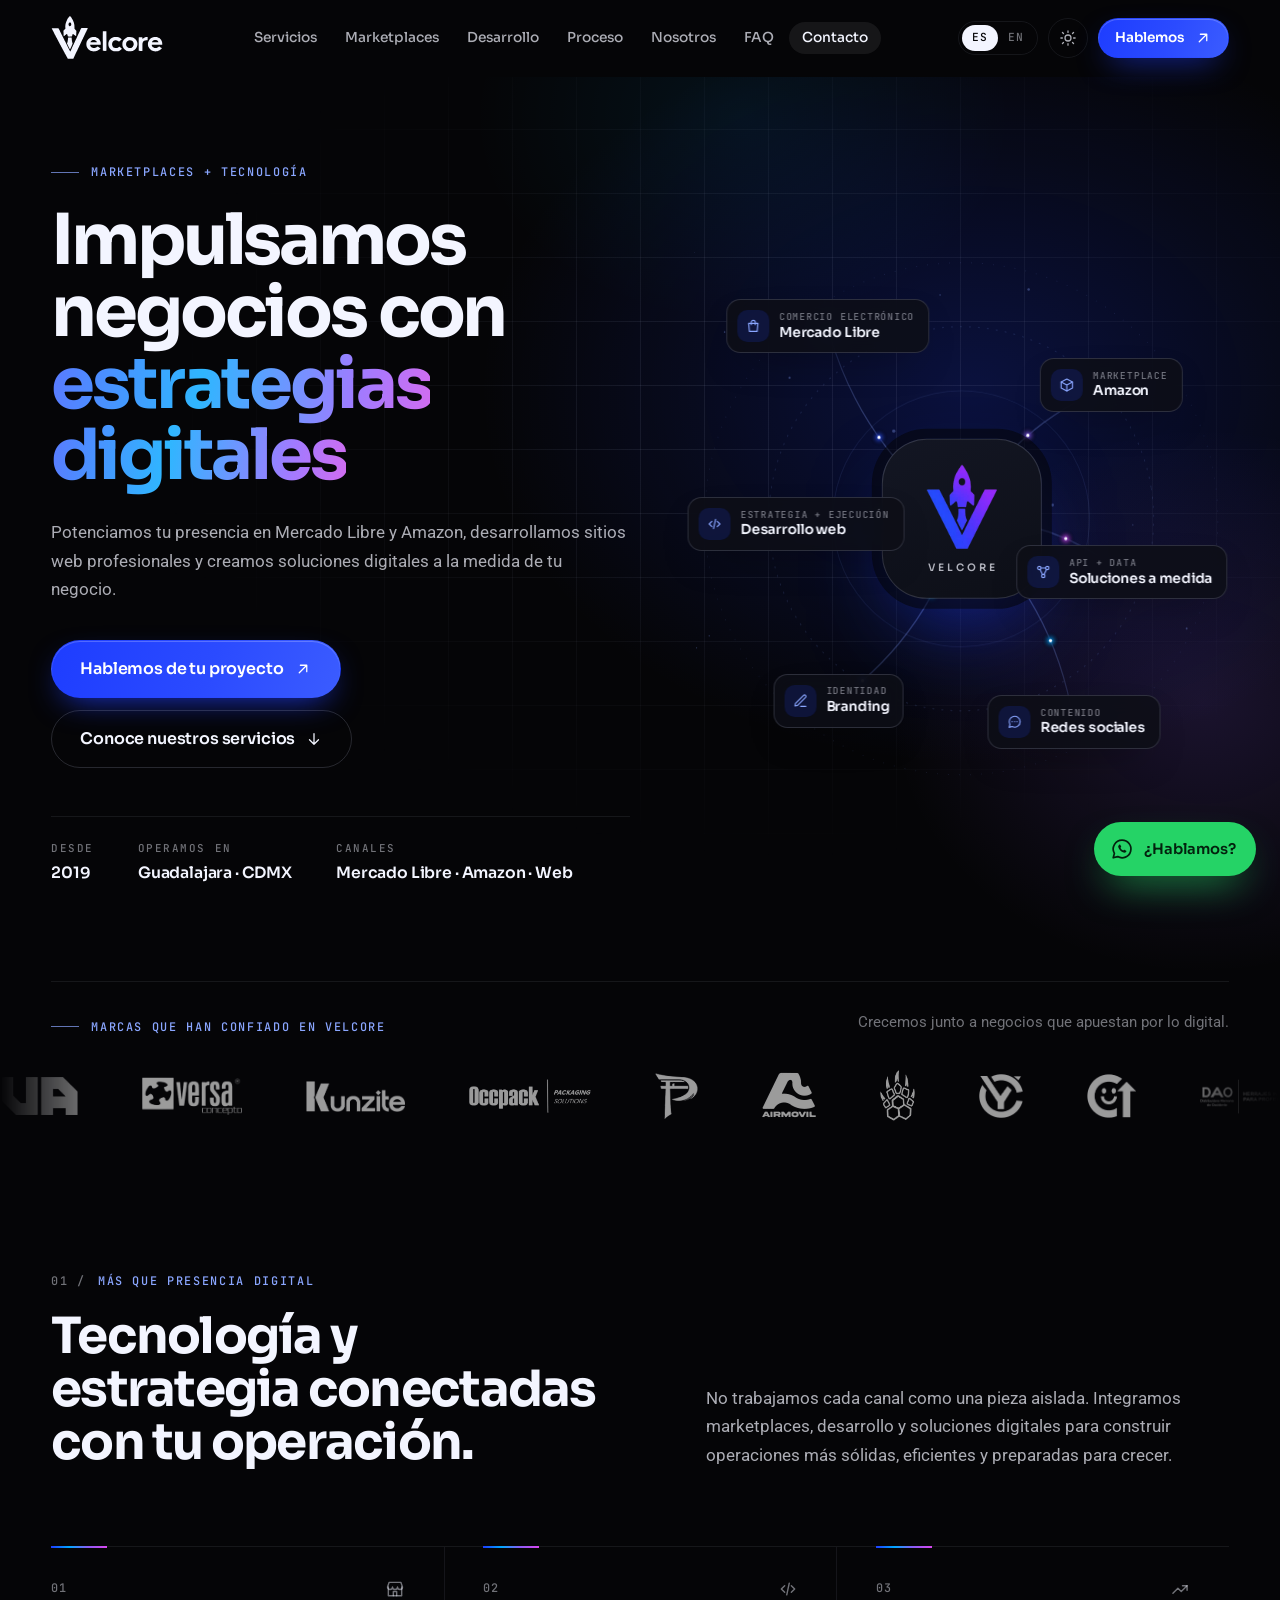
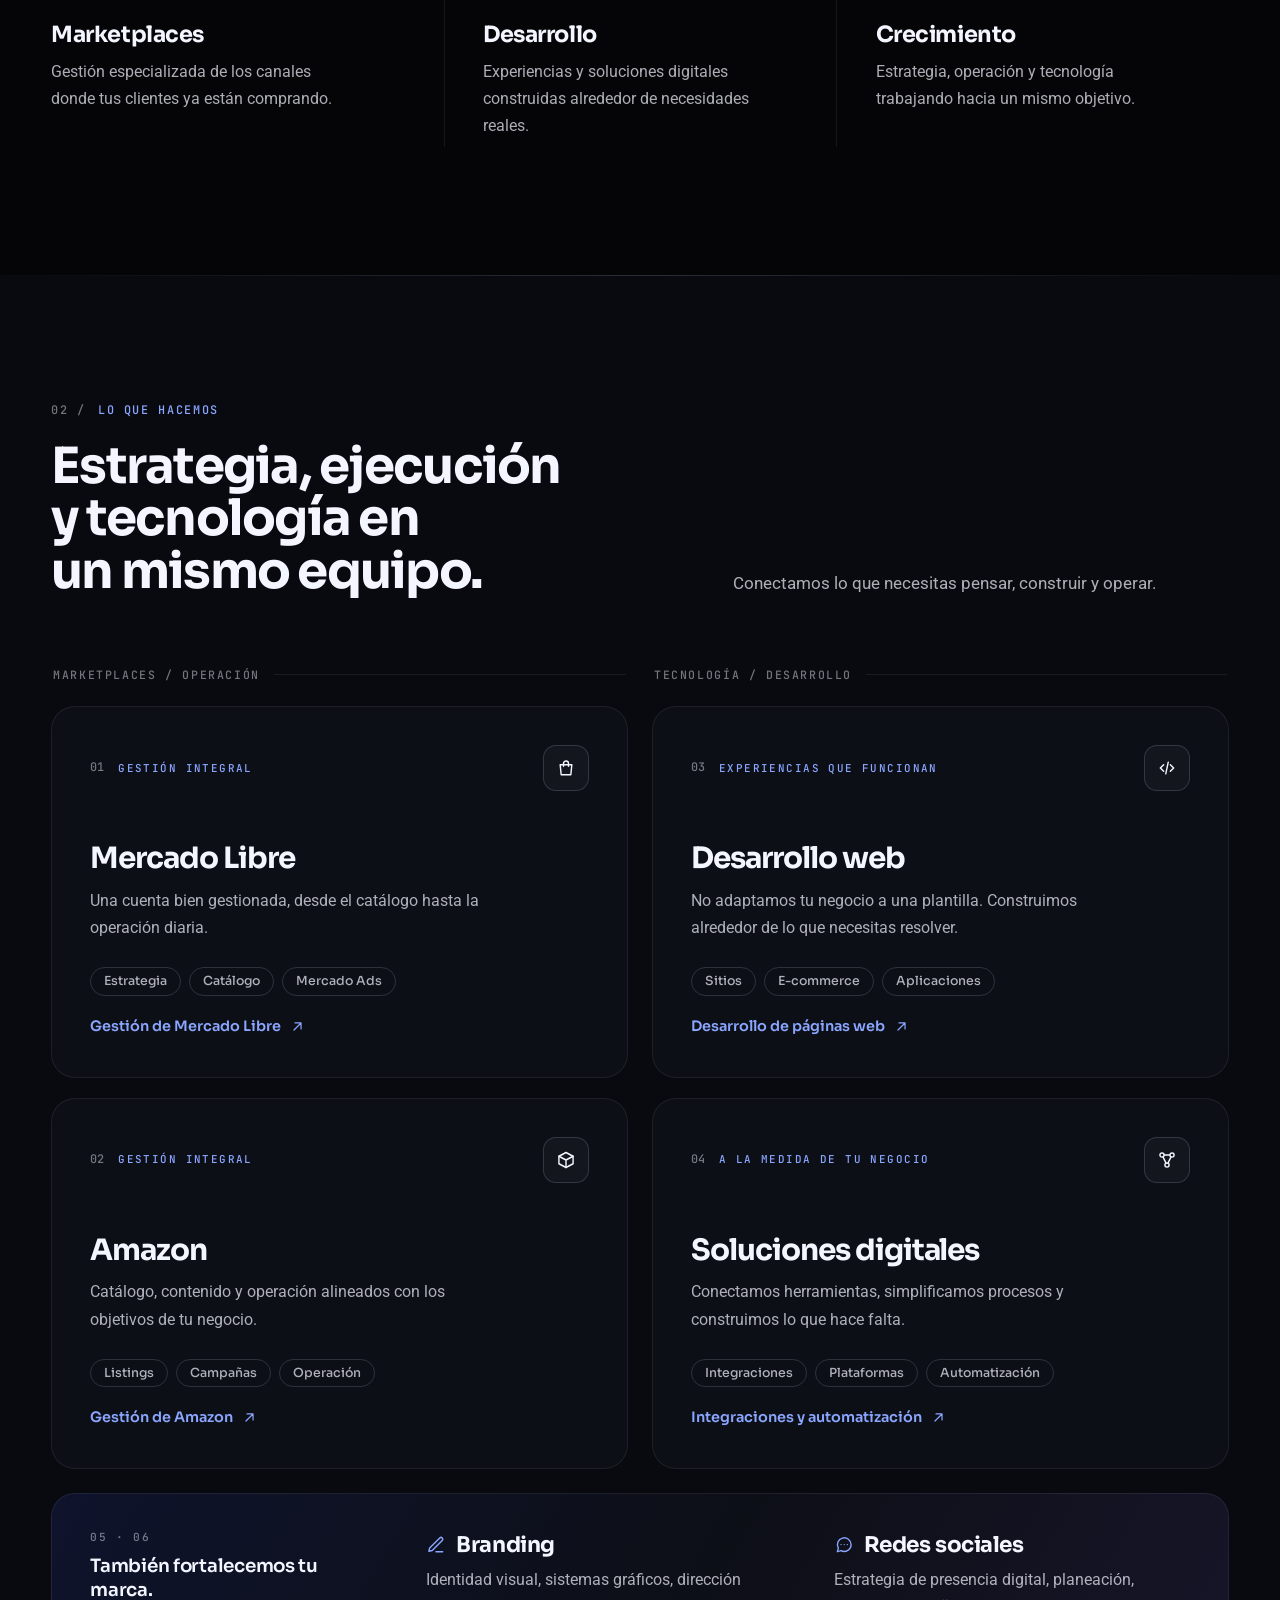
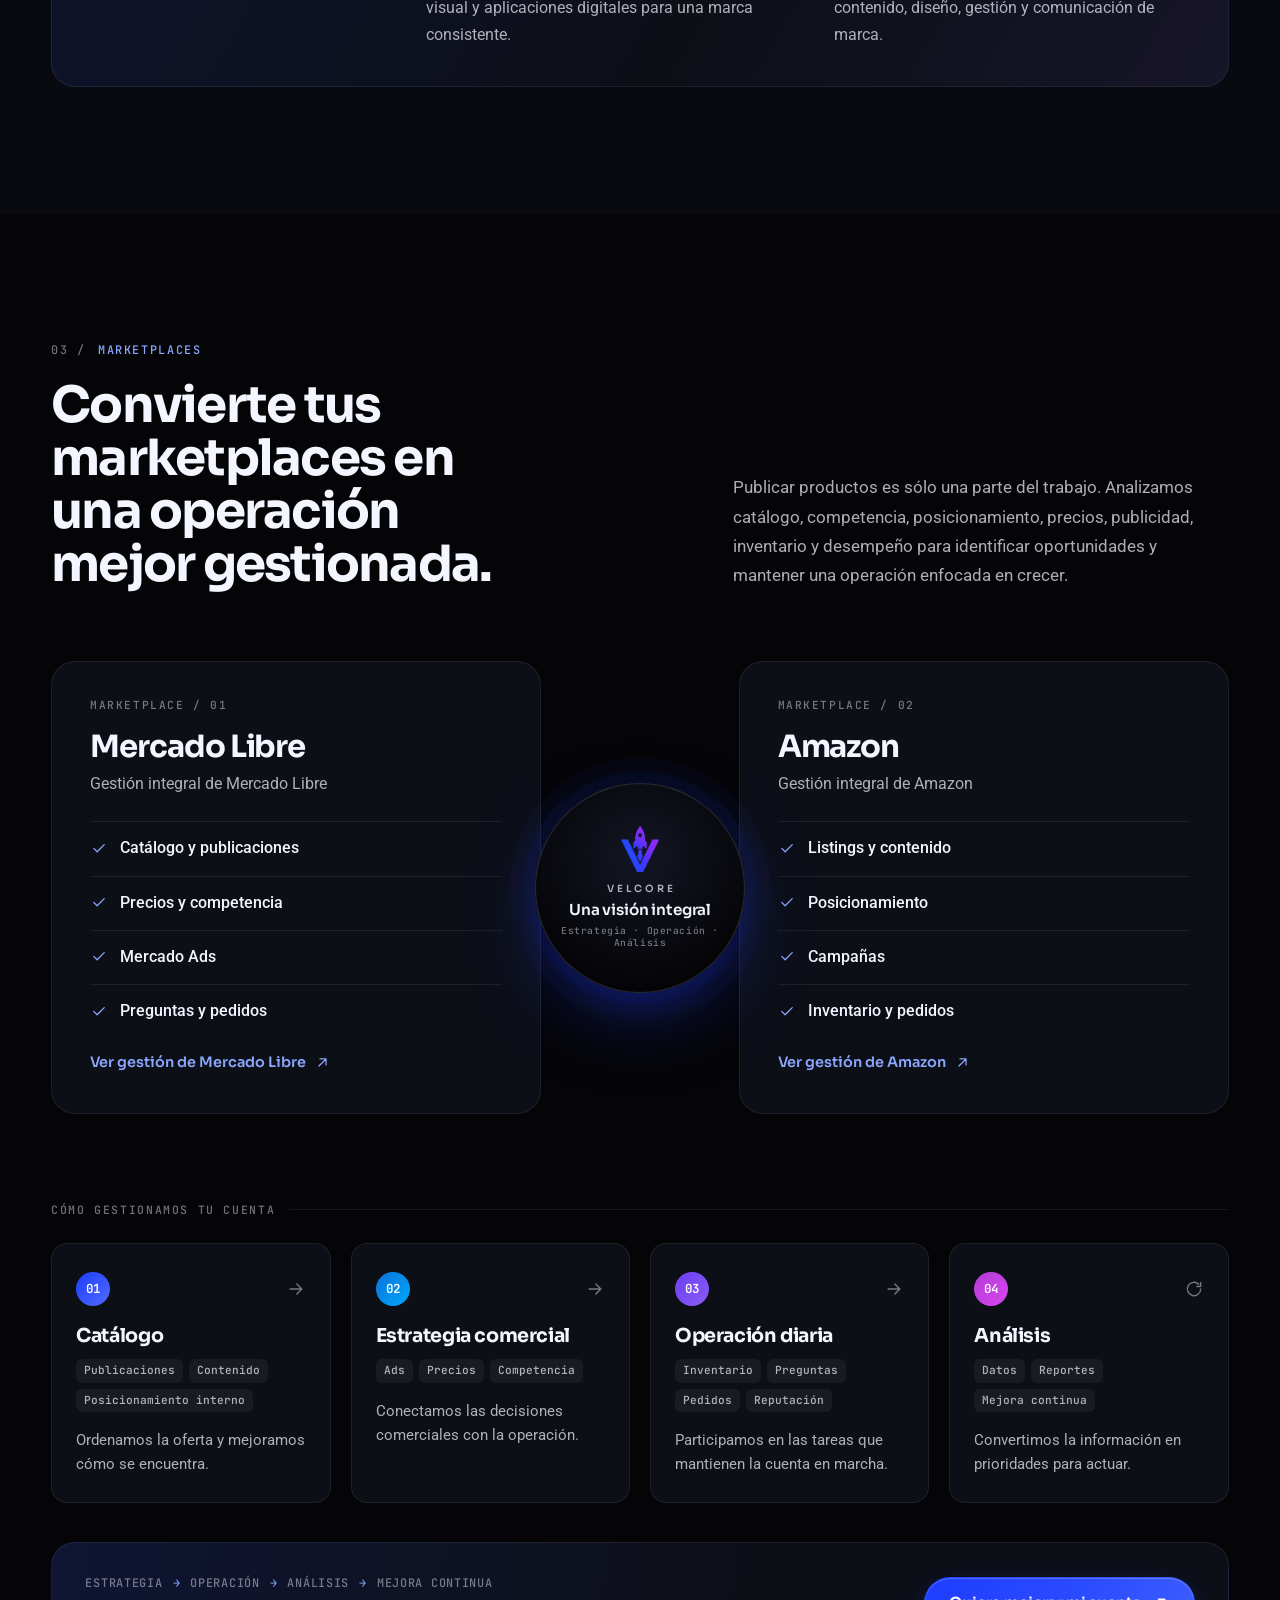
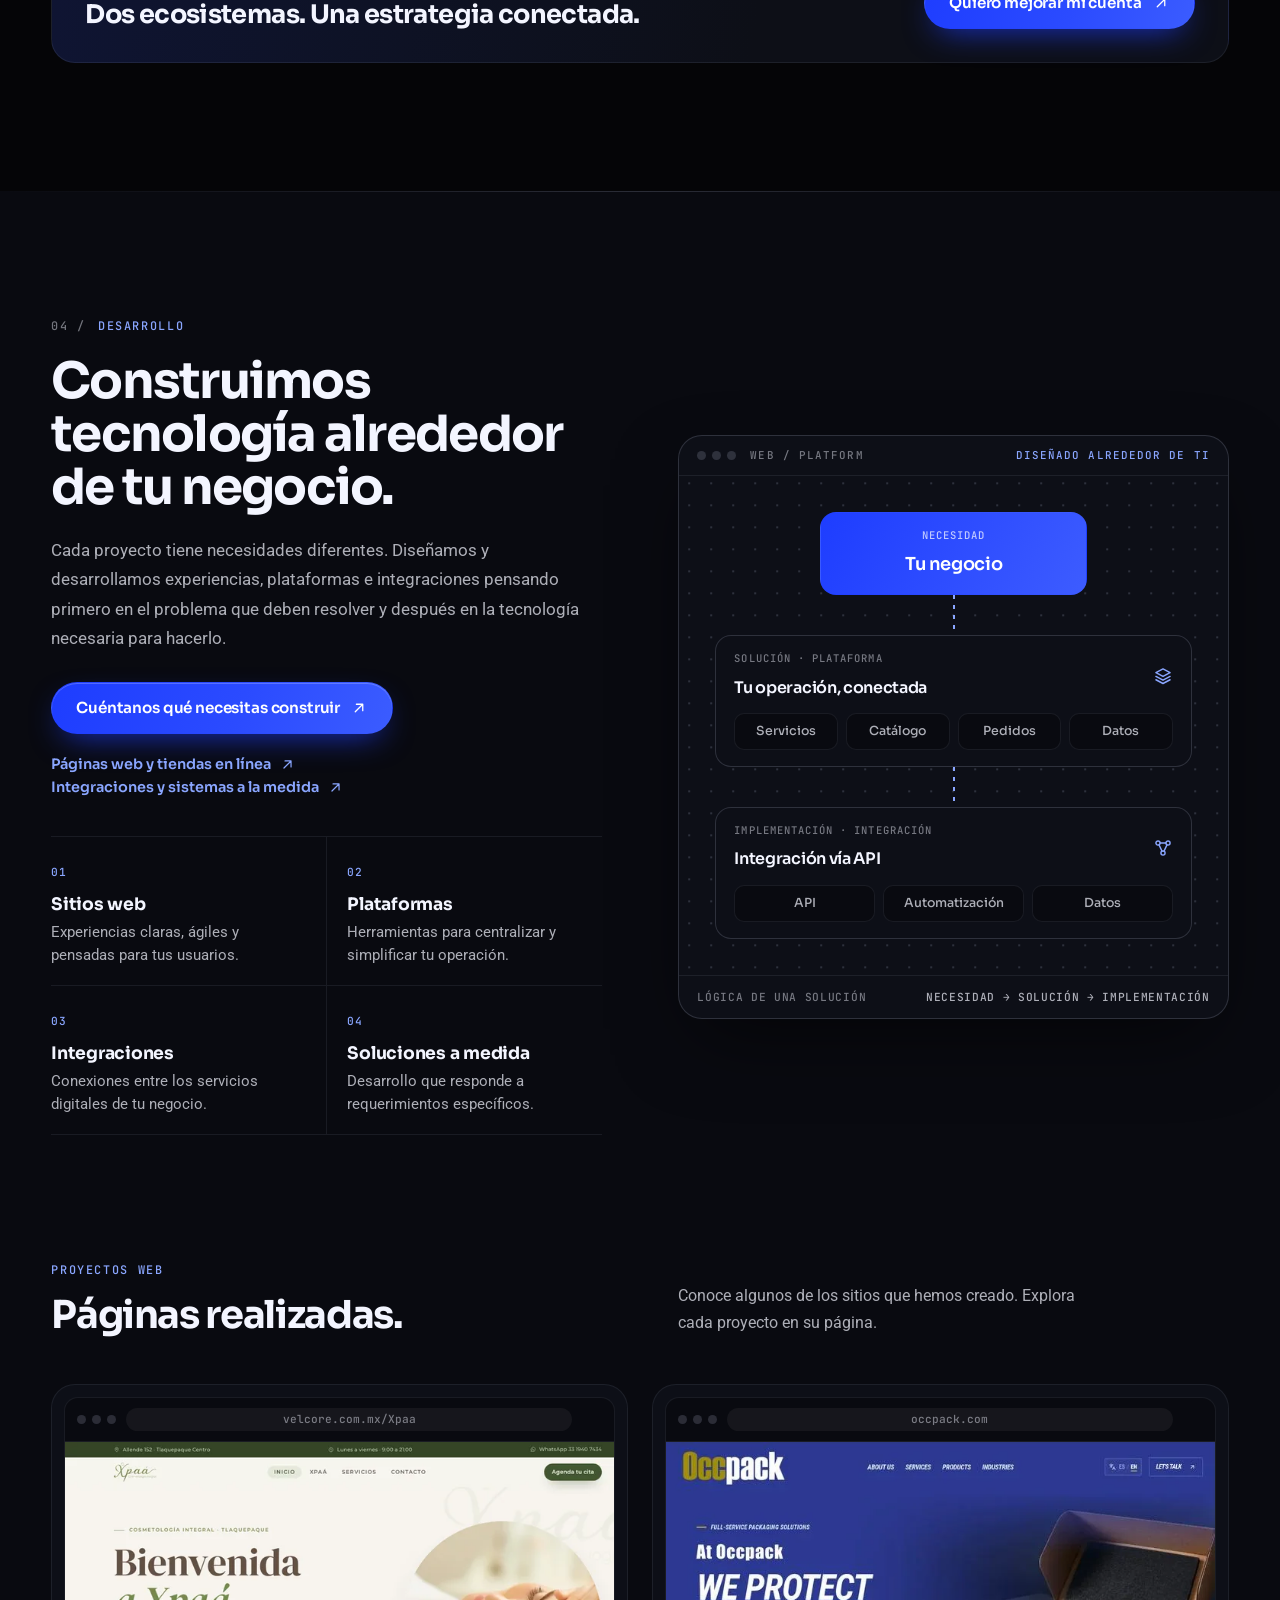
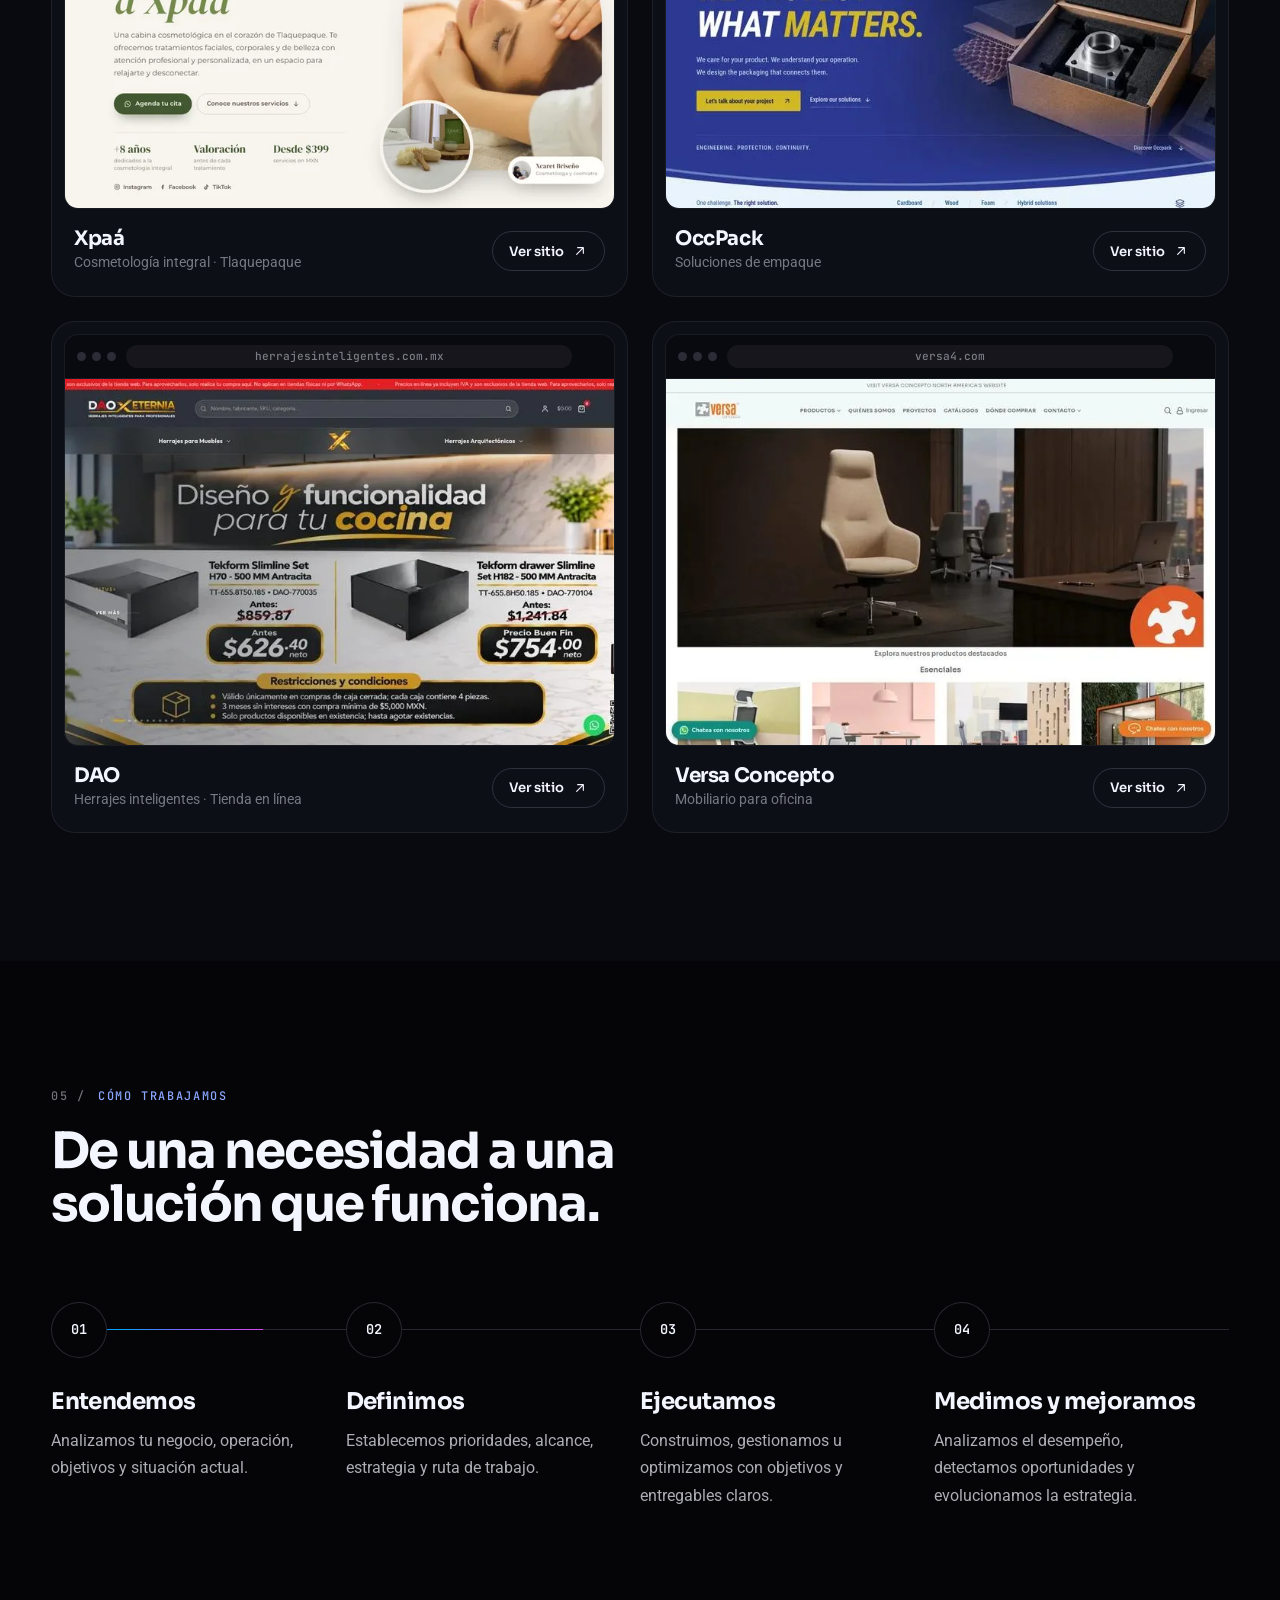
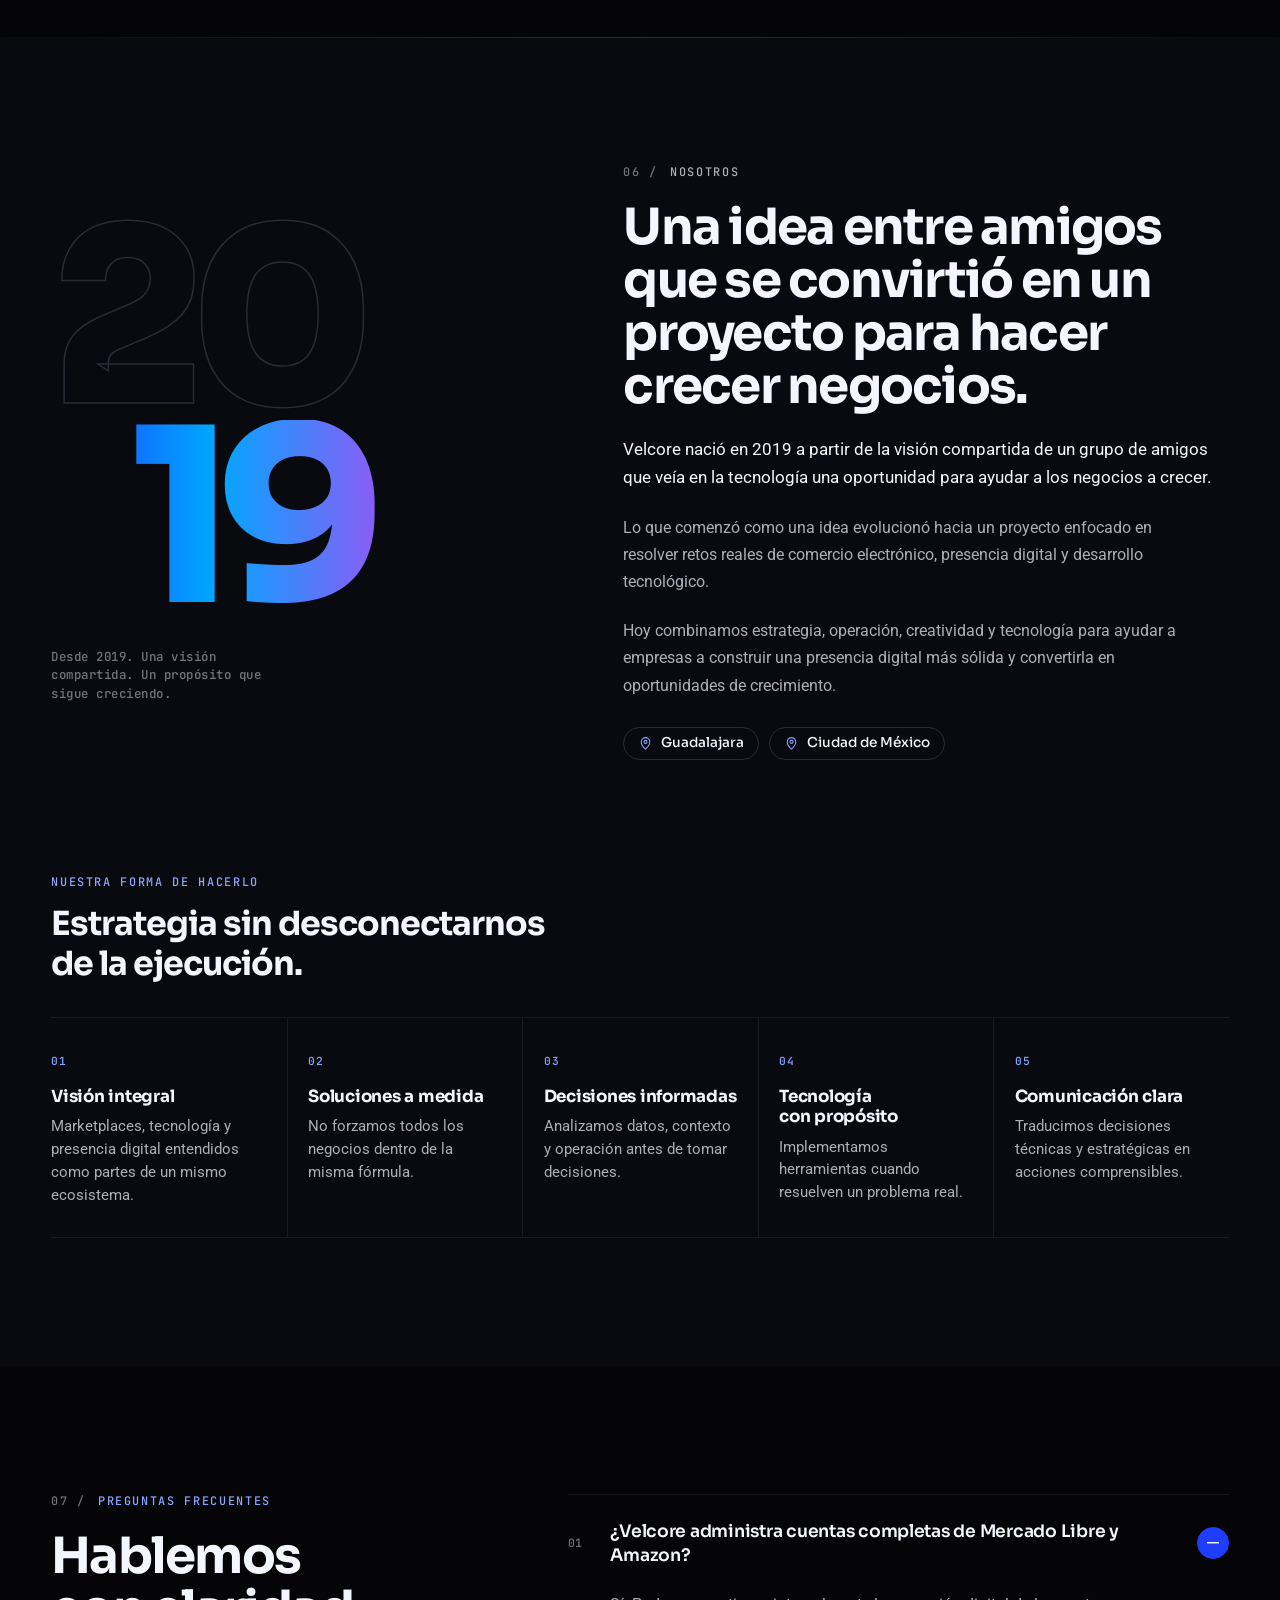
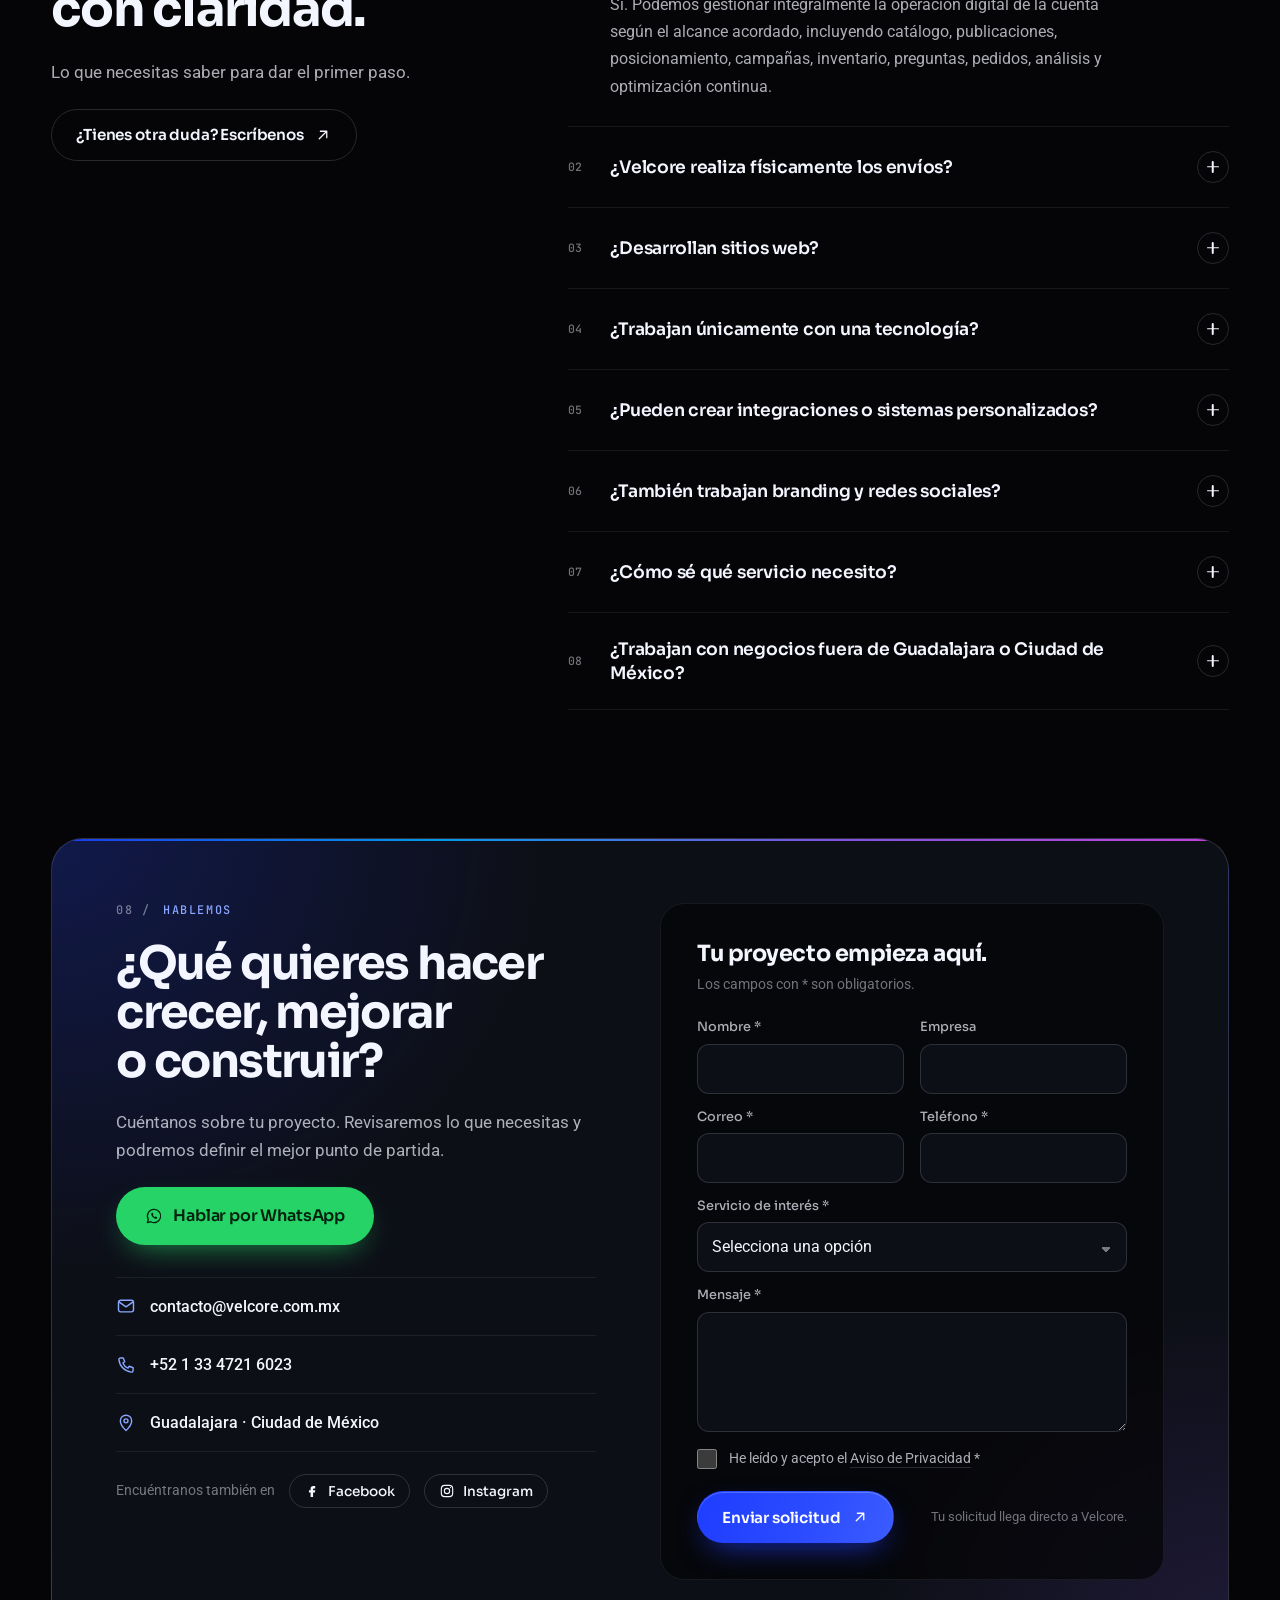
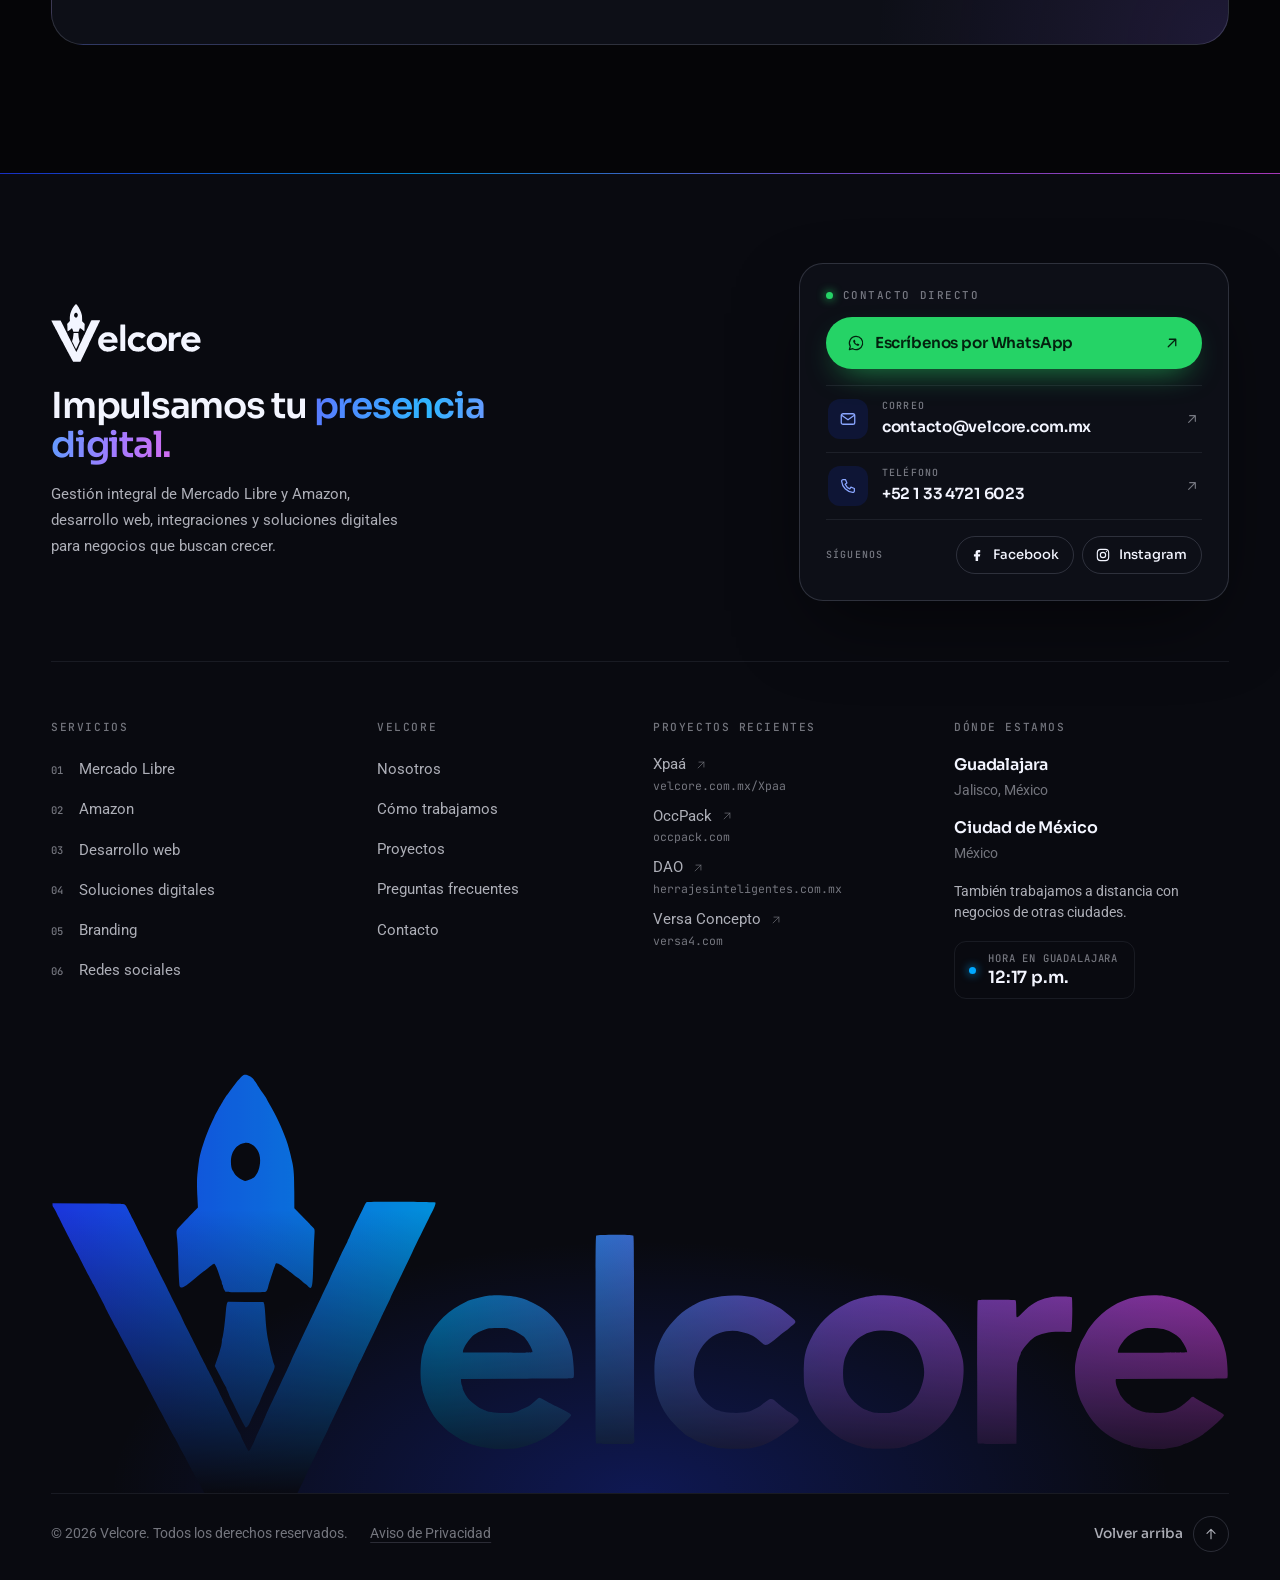
<file: index.html>
<!DOCTYPE html>
<html lang="es" data-mode="dark" data-lang="es">
<head>
<meta charset="utf-8">
<meta name="viewport" content="width=device-width, initial-scale=1">
<title>Velcore | Agencia de Mercado Libre, Amazon y Desarrollo Web en Guadalajara</title>
<meta name="description" content="Velcore es una agencia digital de Guadalajara y CDMX: gestión integral de Mercado Libre y Amazon, desarrollo web, integraciones y soluciones digitales para negocios que buscan crecer.">
<link rel="canonical" href="https://velcore.com.mx/">
<meta name="theme-color" content="#050507">
<meta property="og:type" content="website">
<meta property="og:locale" content="es_MX">
<meta property="og:site_name" content="Velcore">
<meta property="og:title" content="Velcore | Agencia de Mercado Libre, Amazon y Desarrollo Web en Guadalajara">
<meta property="og:description" content="Velcore es una agencia digital de Guadalajara y CDMX: gestión integral de Mercado Libre y Amazon, desarrollo web, integraciones y soluciones digitales para negocios que buscan crecer.">
<meta property="og:url" content="https://velcore.com.mx/">
<meta property="og:image" content="https://velcore.com.mx/media/og-velcore.jpg">
<meta property="og:image:width" content="1200">
<meta property="og:image:height" content="630">
<meta name="twitter:card" content="summary_large_image">
<link rel="icon" type="image/png" href="media/favicon.png">
<link rel="apple-touch-icon" href="media/favicon.png">
<link rel="preconnect" href="https://fonts.googleapis.com">
<link rel="preconnect" href="https://fonts.gstatic.com" crossorigin>
<link href="https://fonts.googleapis.com/css2?family=JetBrains+Mono:wght@400;500&family=Roboto:wght@400;500;700&family=Sora:wght@400;500;600;700;800&display=swap" rel="stylesheet">
<script type="application/ld+json">
{"@context":"https://schema.org","@graph":[{"@type":"WebSite","@id":"https://velcore.com.mx/#sitio","name":"Velcore","alternateName":["Velcore MX","velcore.com.mx"],"url":"https://velcore.com.mx/","inLanguage":["es-MX","en"],"publisher":{"@id":"https://velcore.com.mx/#organizacion"}},{"@type":"Organization","name":"Velcore","url":"https://velcore.com.mx/","logo":{"@type":"ImageObject","url":"https://velcore.com.mx/media/velcore-simbolo.webp"},"image":"https://velcore.com.mx/media/og-velcore.jpg","description":"Velcore es una agencia digital de Guadalajara y CDMX: gestión integral de Mercado Libre y Amazon, desarrollo web, integraciones y soluciones digitales para negocios que buscan crecer.","foundingDate":"2019","email":"contacto@velcore.com.mx","telephone":"+52 1 33 4721 6023","areaServed":"MX","address":[{"@type":"PostalAddress","addressLocality":"Guadalajara","addressRegion":"Jalisco","addressCountry":"MX"},{"@type":"PostalAddress","addressLocality":"Ciudad de México","addressCountry":"MX"}],"sameAs":["https://www.facebook.com/profile.php?id=61584658633203","https://www.instagram.com/velcoremkt/"],"@id":"https://velcore.com.mx/#organizacion","alternateName":["Velcore MX","Velcore Agencia Digital"],"contactPoint":[{"@type":"ContactPoint","telephone":"+52 1 33 4721 6023","email":"contacto@velcore.com.mx","contactType":"sales","areaServed":"MX","availableLanguage":["es","en"]}],"knowsAbout":["Mercado Libre","Amazon","Desarrollo web","Integraciones","Marketing digital","Branding","Redes sociales"],"hasOfferCatalog":{"@type":"OfferCatalog","name":"Servicios de Velcore","itemListElement":[{"@type":"Offer","itemOffered":{"@type":"Service","name":"Gestión de cuentas de Mercado Libre","url":"https://velcore.com.mx/mercado-libre/","provider":{"@id":"https://velcore.com.mx/#organizacion"}}},{"@type":"Offer","itemOffered":{"@type":"Service","name":"Gestión de cuentas de Amazon","url":"https://velcore.com.mx/amazon/","provider":{"@id":"https://velcore.com.mx/#organizacion"}}},{"@type":"Offer","itemOffered":{"@type":"Service","name":"Desarrollo de páginas web y tiendas en línea","url":"https://velcore.com.mx/desarrollo-web/","provider":{"@id":"https://velcore.com.mx/#organizacion"}}},{"@type":"Offer","itemOffered":{"@type":"Service","name":"Integraciones, automatización y soluciones digitales a la medida","url":"https://velcore.com.mx/soluciones-digitales/","provider":{"@id":"https://velcore.com.mx/#organizacion"}}}]}}]}
</script>
<script>
try{var m=localStorage.getItem('velcore-mode');if(m==='light'||m==='dark')document.documentElement.setAttribute('data-mode',m);var l=localStorage.getItem('velcore-lang');if(l==='en'){document.documentElement.setAttribute('data-lang','en');document.documentElement.lang='en';}}catch(e){}
</script>
<style>
:root{
  /* Plan: marca Velcore (Sora + Roboto, azul eléctrico con degradado azul-cian-violeta) sobre negro con tinte azul.
     Layout: secciones editoriales numeradas 01–08 sobre un contenedor de 1240px; elemento firma = ecosistema animado en el hero. */
  --bg:#050507;
  --bg-alt:#090a10;
  --surface:#0d0f17;
  --surface-2:#131623;
  --line:rgba(214,222,255,.08);
  --line-strong:rgba(214,222,255,.16);
  --ink:#f3f5ff;
  --ink-2:rgba(243,245,255,.70);
  --ink-3:rgba(243,245,255,.46);
  --accent:#1e3dff;
  --accent-ink:#8aa6ff;
  --cyan:#00a8ff;
  --violet:#8b5cf6;
  --magenta:#d946ef;
  --wa:#25d366;
  --danger:#ff7a90;
  --grad:linear-gradient(90deg,#1e3dff 0%,#00a8ff 33%,#8b5cf6 66%,#d946ef 100%);
  --grad-text:linear-gradient(100deg,#5b78ff 0%,#2fb6ff 40%,#a07bff 80%,#d36cf0 100%);
  --logo-filter:none;
  --logo-opacity:.6;
  --shadow:0 30px 80px -20px rgba(0,0,0,.6);
  --font-display:"Sora",ui-sans-serif,system-ui,-apple-system,"Segoe UI",Arial,sans-serif;
  --font-body:"Roboto",ui-sans-serif,system-ui,-apple-system,"Segoe UI",Arial,sans-serif;
  --font-mono:"JetBrains Mono",ui-monospace,"SFMono-Regular",Menlo,Consolas,monospace;
  --r-sm:10px;--r-md:16px;--r-lg:24px;
  --ease:cubic-bezier(.22,1,.36,1);
  --container:1240px;
  --header-h:76px;
  color-scheme:dark;
}
:root[data-mode="light"]{
  --bg:#ffffff;
  --bg-alt:#f4f5f9;
  --surface:#ffffff;
  --surface-2:#f1f3f9;
  --line:rgba(10,27,94,.10);
  --line-strong:rgba(10,27,94,.18);
  --ink:#0a1b5e;
  --ink-2:#465068;
  --ink-3:#6b7280;
  --accent-ink:#1e3dff;
  --danger:#c81e4a;
  --grad-text:linear-gradient(100deg,#1e3dff 0%,#0079c2 46%,#7a3fd6 90%);
  --logo-filter:brightness(0);
  --logo-opacity:.55;
  --shadow:0 24px 60px -18px rgba(10,27,94,.18);
  color-scheme:light;
}

/* ---------- Base ---------- */
*,*::before,*::after{box-sizing:border-box}
html{scroll-behavior:smooth;-webkit-text-size-adjust:100%}
body{margin:0;background:var(--bg);color:var(--ink);font:400 1rem/1.7 var(--font-body);-webkit-font-smoothing:antialiased;-moz-osx-font-smoothing:grayscale;overflow-x:hidden;transition:background-color .4s,color .4s}
img{max-width:100%;height:auto;display:block}
a{color:inherit;text-decoration:none}
button{font:inherit;color:inherit}
h1,h2,h3,h4{font-family:var(--font-display);margin:0;color:var(--ink);line-height:1.2;text-wrap:balance}
p{margin:0}
ul,ol{margin:0;padding:0;list-style:none}
:focus-visible{outline:2px solid var(--cyan);outline-offset:3px;border-radius:8px}
::selection{background:#1e3dff;color:#fff}
.container{width:min(100% - clamp(40px,8vw,128px),var(--container));margin-inline:auto}
section[id]{scroll-margin-top:calc(var(--header-h) + 8px)}
.sr-only{position:absolute;width:1px;height:1px;padding:0;margin:-1px;overflow:hidden;clip:rect(0 0 0 0);white-space:nowrap;border:0}
.ic{width:20px;height:20px;fill:none;stroke:currentColor;stroke-width:1.7;stroke-linecap:round;stroke-linejoin:round;flex:none}

/* Idioma: el texto de cada idioma vive junto, se muestra uno a la vez */
html:not([data-lang="en"]) body [lang="en"]{display:none!important}
html[data-lang="en"] body [lang="es"]{display:none!important}

/* ---------- Tipografía ---------- */
.eyebrow,.sec-label{display:inline-flex;align-items:center;gap:12px;font:500 .74rem/1.2 var(--font-mono);letter-spacing:.14em;text-transform:uppercase;color:var(--accent-ink)}
.eyebrow::before{content:"";width:28px;height:1px;background:currentColor;opacity:.7}
.sec-label .num{color:var(--ink-3)}
.sec-label .num::after{content:" /";}
h2{font-size:clamp(2rem,3.9vw,3.45rem);line-height:1.06;letter-spacing:-.035em;font-weight:700}
.h2-sm{font-size:clamp(1.8rem,3vw,2.6rem)}
.lead{font-size:clamp(1.05rem,1.35vw,1.2rem);line-height:1.65;color:var(--ink-2);max-width:58ch}
.sec-sub{font-size:1.08rem;color:var(--ink-2);max-width:60ch}
.grad-text{font-style:normal;background:var(--grad-text);-webkit-background-clip:text;background-clip:text;color:transparent;-webkit-box-decoration-break:clone;box-decoration-break:clone}
.muted{color:var(--ink-3)}

/* ---------- Botones ---------- */
.btn{display:inline-flex;align-items:center;justify-content:center;gap:10px;height:52px;padding:0 24px;border-radius:999px;font:600 .95rem/1 var(--font-display);letter-spacing:-.01em;white-space:nowrap;border:1px solid transparent;cursor:pointer;transition:transform .35s var(--ease),box-shadow .35s var(--ease),background-color .25s,border-color .25s,color .25s}
.btn .ic{width:18px;height:18px;transition:transform .35s var(--ease)}
.btn:hover .ic-arrow{transform:translate(2px,-2px)}
.btn:hover .ic-down{transform:translateY(2px)}
.btn-primary{background:linear-gradient(110deg,#1e3dff 0%,#2b4bff 55%,#3b5cff 100%);color:#fff;box-shadow:0 12px 32px -12px rgba(30,61,255,.85),inset 0 1px 0 rgba(255,255,255,.22)}
.btn-primary:hover{transform:translateY(-2px);box-shadow:0 20px 44px -14px rgba(30,61,255,.95),inset 0 1px 0 rgba(255,255,255,.3)}
.btn-ghost{border-color:var(--line-strong);color:var(--ink);background:transparent}
.btn-ghost:hover{border-color:var(--ink-3);background:color-mix(in srgb,var(--ink) 5%,transparent)}
.btn-wa{background:var(--wa);color:#03210e;box-shadow:0 12px 32px -14px rgba(37,211,102,.8)}
.btn-wa:hover{transform:translateY(-2px);box-shadow:0 20px 40px -14px rgba(37,211,102,.9)}
.btn-sm{height:40px;padding:0 16px;font-size:.85rem}
.btn-lg{height:58px;padding:0 28px;font-size:1rem}
.text-link{background:none;border:0;padding:0;cursor:pointer;color:var(--ink-2);text-decoration:underline;text-decoration-color:var(--line-strong);text-underline-offset:4px;transition:color .2s,text-decoration-color .2s}
.text-link:hover{color:var(--ink);text-decoration-color:currentColor}

/* ---------- Header ---------- */
.site-header{position:sticky;top:0;z-index:60;border-bottom:1px solid transparent;transition:background-color .3s,border-color .3s}
.site-header.scrolled,.site-header.menu-open{background:color-mix(in srgb,var(--bg) 82%,transparent);-webkit-backdrop-filter:blur(18px) saturate(140%);backdrop-filter:blur(18px) saturate(140%);border-bottom-color:var(--line)}
.header-row{display:flex;align-items:center;gap:20px;height:var(--header-h)}
.brand{display:flex;align-items:center;flex:none;padding:6px 0}
.wordmark{display:block;width:112px;aspect-ratio:2358/915;background:var(--ink);-webkit-mask:url("media/velcore-logo.svg") left center/contain no-repeat;mask:url("media/velcore-logo.svg") left center/contain no-repeat}
.nav{display:flex;gap:2px;margin-inline:auto}
.nav a{padding:9px 13px;border-radius:999px;font:500 .86rem/1 var(--font-display);color:var(--ink-2);transition:color .2s,background-color .2s}
.nav a:hover,.nav a.active{color:var(--ink);background:color-mix(in srgb,var(--ink) 7%,transparent)}
.header-tools{display:flex;align-items:center;gap:10px}
.lang-switch{display:flex;border:1px solid var(--line);border-radius:999px;padding:3px}
.lang-switch button{border:0;background:none;padding:7px 10px;border-radius:999px;font:500 .7rem/1 var(--font-mono);letter-spacing:.08em;color:var(--ink-3);cursor:pointer;transition:background-color .2s,color .2s}
.lang-switch button[aria-pressed="true"]{background:var(--ink);color:var(--bg)}
.icon-btn{width:40px;height:40px;display:grid;place-items:center;border-radius:999px;border:1px solid var(--line);background:none;cursor:pointer;color:var(--ink-2);transition:color .2s,border-color .2s}
.icon-btn:hover{color:var(--ink);border-color:var(--line-strong)}
.icon-btn .ic{width:18px;height:18px}
.mode-btn .i-moon{display:none}
:root[data-mode="light"] .mode-btn .i-moon{display:block}
:root[data-mode="light"] .mode-btn .i-sun{display:none}
.menu-btn{display:none}
.menu-btn .i-close{display:none}
.menu-open .menu-btn .i-close{display:block}
.menu-open .menu-btn .i-menu{display:none}
.mobile-menu{position:fixed;inset:var(--header-h) 0 0 0;z-index:59;background:var(--bg);padding:16px clamp(20px,4vw,64px) 40px;overflow-y:auto;display:flex;flex-direction:column}
.mobile-menu[hidden]{display:none}
.mobile-menu a.m-link{display:flex;justify-content:space-between;align-items:center;padding:18px 0;border-bottom:1px solid var(--line);font:600 1.5rem/1.2 var(--font-display);letter-spacing:-.02em}
.mobile-menu a.m-link small{font:500 .72rem/1 var(--font-mono);color:var(--ink-3)}
.mobile-menu .btn{margin-top:28px;align-self:flex-start}
@media (max-width:1100px){.nav{display:none}.menu-btn{display:grid}.header-tools{margin-left:auto}}
@media (max-width:560px){.header-cta{display:none}.wordmark{width:100px}}

/* ---------- Hero ---------- */
.hero{position:relative;padding:clamp(36px,6vw,88px) 0 clamp(56px,7vw,104px);isolation:isolate;overflow:hidden}
.hero-bg{position:absolute;inset:calc(var(--header-h) * -1) 0 0;z-index:-1;pointer-events:none;
  background:radial-gradient(55% 55% at 76% 40%,rgba(30,61,255,.22),transparent 70%),radial-gradient(35% 40% at 94% 72%,rgba(139,92,246,.16),transparent 70%),radial-gradient(30% 30% at 58% 12%,rgba(0,168,255,.08),transparent 70%)}
.hero-bg::after{content:"";position:absolute;inset:0;background-image:linear-gradient(var(--line) 1px,transparent 1px),linear-gradient(90deg,var(--line) 1px,transparent 1px);background-size:64px 64px;-webkit-mask-image:radial-gradient(65% 60% at 62% 42%,#000 20%,transparent 78%);mask-image:radial-gradient(65% 60% at 62% 42%,#000 20%,transparent 78%)}
:root[data-mode="light"] .hero-bg{background:radial-gradient(55% 55% at 76% 40%,rgba(30,61,255,.10),transparent 70%),radial-gradient(35% 40% at 94% 72%,rgba(139,92,246,.09),transparent 70%)}
.hero-grid{display:grid;grid-template-columns:minmax(0,1.04fr) minmax(0,.96fr);gap:clamp(32px,5vw,72px);align-items:center}
.hero h1{font-size:clamp(2.6rem,5.5vw,5.05rem);line-height:1.02;letter-spacing:-.045em;font-weight:700;margin:24px 0 26px}
.cta-row{display:flex;flex-wrap:wrap;gap:12px;margin-top:36px}
.hero-facts{display:grid;grid-template-columns:repeat(3,auto);justify-content:start;gap:16px clamp(24px,3.5vw,44px);margin:48px 0 0;padding-top:26px;border-top:1px solid var(--line)}
.hero-facts dt{font:500 .68rem/1 var(--font-mono);letter-spacing:.14em;text-transform:uppercase;color:var(--ink-3);margin-bottom:9px}
.hero-facts dd{margin:0;font:600 .98rem/1.35 var(--font-display);letter-spacing:-.01em}

/* Ecosistema */
.eco{position:relative;width:100%;max-width:580px;aspect-ratio:1/1;margin-inline:auto}
.eco canvas{position:absolute;inset:0;width:100%;height:100%;display:block}
.eco-core{position:absolute;left:50%;top:50%;translate:-50% -50%;width:30%;aspect-ratio:1/1;border-radius:28%;display:grid;place-items:center;align-content:center;gap:9%;background:linear-gradient(160deg,var(--surface-2),var(--surface));border:1px solid var(--line-strong);box-shadow:0 0 0 10px color-mix(in srgb,var(--bg) 55%,transparent),0 40px 90px -24px rgba(30,61,255,.6)}
.eco-core img{width:44%}
.eco-core span{font:600 clamp(.5rem,1vw,.64rem)/1 var(--font-display);letter-spacing:.3em;color:var(--ink-2);padding-left:.3em}
.eco-node{position:absolute;translate:-50% -50%;display:flex;align-items:center;gap:10px;padding:10px 14px 10px 10px;border-radius:14px;white-space:nowrap;background:color-mix(in srgb,var(--surface) 86%,transparent);border:1px solid var(--line-strong);-webkit-backdrop-filter:blur(10px);backdrop-filter:blur(10px);box-shadow:0 16px 40px -20px rgba(0,0,0,.6);animation:float 7s ease-in-out infinite}
:root[data-mode="light"] .eco-node{box-shadow:0 14px 34px -18px rgba(10,27,94,.3)}
.eco-node .bubble{width:32px;height:32px;border-radius:10px;display:grid;place-items:center;color:var(--accent-ink);background:color-mix(in srgb,var(--accent) 16%,transparent);flex:none}
.eco-node .bubble .ic{width:16px;height:16px}
.eco-node small{display:block;font:500 .6rem/1.3 var(--font-mono);letter-spacing:.08em;text-transform:uppercase;color:var(--ink-3)}
.eco-node b{display:block;font:600 .86rem/1.3 var(--font-display);letter-spacing:-.01em}
.eco-caption{position:absolute;left:50%;bottom:1%;translate:-50% 0;display:flex;align-items:center;gap:9px;white-space:nowrap;font:500 .7rem/1 var(--font-mono);letter-spacing:.06em;color:var(--ink-3)}
.eco-caption::before{content:"";width:7px;height:7px;border-radius:50%;background:var(--cyan);box-shadow:0 0 12px var(--cyan)}
@keyframes float{0%,100%{transform:translateY(0)}50%{transform:translateY(-7px)}}
@media (max-width:980px){.hero-grid{grid-template-columns:1fr}.eco{max-width:520px}}
@media (max-width:560px){
  .hero-facts{grid-template-columns:1fr 1fr}
  .hero-facts div:last-child{grid-column:1/-1}
  .eco-node{padding:7px 10px;gap:0;border-radius:11px}
  .eco-node .bubble{display:none}
  .eco-node small{font-size:.52rem}
  .eco-node b{font-size:.74rem}
  .eco-node.opt{display:none}
  .eco-node.n3{left:25%!important;top:80%!important}
  .eco-node.n4{left:74%!important;top:88%!important}
}

/* ---------- Clientes ---------- */
.clients{padding:8px 0 clamp(56px,7vw,88px)}
.clients-head{display:flex;flex-wrap:wrap;justify-content:space-between;align-items:baseline;gap:8px 24px;padding-top:28px;border-top:1px solid var(--line);margin-bottom:34px}
.clients-head p:last-child{color:var(--ink-3);font-size:.95rem}
.marquee{overflow:hidden;-webkit-mask-image:linear-gradient(90deg,transparent,#000 9%,#000 91%,transparent);mask-image:linear-gradient(90deg,transparent,#000 9%,#000 91%,transparent)}
.marquee-track{display:flex;width:max-content;animation:marquee 52s linear infinite}
.marquee:hover .marquee-track{animation-play-state:paused}
.marquee-set{display:flex;align-items:center;gap:clamp(44px,5vw,76px);padding-right:clamp(44px,5vw,76px)}
.marquee img{width:auto;max-width:none;opacity:var(--logo-opacity);filter:var(--logo-filter);transition:opacity .3s}
.marquee img:hover{opacity:1}
@keyframes marquee{to{transform:translateX(-50%)}}

/* ---------- Secciones ---------- */
.section{position:relative;padding:clamp(84px,10vw,140px) 0}
.section.alt{background:var(--bg-alt)}
.section.alt::before{content:"";position:absolute;inset:0 0 auto;height:1px;background:linear-gradient(90deg,transparent,var(--line-strong),transparent)}
.sec-head{display:grid;gap:22px;max-width:860px;margin-bottom:clamp(44px,5.5vw,72px)}
.split-head{display:grid;grid-template-columns:minmax(0,1.1fr) minmax(0,.9fr);gap:24px clamp(32px,6vw,88px);align-items:end;max-width:none;margin-bottom:clamp(44px,5.5vw,72px)}
.split-head > div{display:grid;gap:22px}
@media (max-width:900px){.split-head{grid-template-columns:1fr}}

/* 01 Intro */
.intro-grid{display:grid;grid-template-columns:minmax(0,1.05fr) minmax(0,.95fr);gap:28px clamp(32px,6vw,96px);align-items:end}
.intro-grid > div:first-child{display:grid;gap:22px}
.pillars{display:grid;grid-template-columns:repeat(3,1fr);margin-top:clamp(48px,6vw,80px);border-top:1px solid var(--line)}
.pillar{position:relative;padding:32px clamp(20px,3vw,40px) 8px 0}
.pillar + .pillar{padding-left:clamp(20px,3vw,40px);border-left:1px solid var(--line)}
.pillar::before{content:"";position:absolute;top:-1px;left:0;width:56px;height:2px;background:var(--grad);transition:width .6s var(--ease)}
.pillar + .pillar::before{left:clamp(20px,3vw,40px)}
.pillar:hover::before{width:calc(100% - clamp(20px,3vw,40px))}
.pillar-top{display:flex;align-items:center;justify-content:space-between;margin-bottom:22px;color:var(--ink-3)}
.pillar-top span{font:500 .74rem/1 var(--font-mono);letter-spacing:.1em}
.pillar h3{font-size:1.4rem;letter-spacing:-.02em;margin-bottom:10px}
.pillar p{color:var(--ink-2);max-width:34ch}
@media (max-width:900px){.intro-grid{grid-template-columns:1fr}.pillars{grid-template-columns:1fr}.pillar,.pillar + .pillar{padding:28px 0 24px;border-left:0}.pillar + .pillar{border-top:1px solid var(--line)}.pillar + .pillar::before{left:0}.pillar:hover::before{width:100%}}

/* 02 Servicios */
.svc-groups{display:grid;grid-template-columns:1fr 1fr;gap:clamp(16px,2vw,24px)}
.svc-group{display:grid;gap:clamp(16px,2vw,20px);align-content:start}
.group-label{display:flex;align-items:center;gap:14px;font:500 .72rem/1 var(--font-mono);letter-spacing:.14em;text-transform:uppercase;color:var(--ink-3);padding:0 2px 6px}
.group-label::after{content:"";flex:1;height:1px;background:var(--line)}
.svc-card{position:relative;padding:clamp(26px,3vw,38px);border-radius:var(--r-lg);background:var(--surface);border:1px solid var(--line);overflow:hidden;transition:border-color .35s,transform .5s var(--ease),box-shadow .5s var(--ease)}
.svc-card::before{content:"";position:absolute;inset:0;background:radial-gradient(420px circle at var(--mx,85%) var(--my,0%),color-mix(in srgb,var(--accent) 20%,transparent),transparent 62%);opacity:.0;transition:opacity .45s}
.svc-card:hover{border-color:var(--line-strong);transform:translateY(-3px);box-shadow:var(--shadow)}
.svc-card:hover::before{opacity:1}
.svc-card > *{position:relative}
.svc-top{display:flex;align-items:center;gap:14px;margin-bottom:clamp(36px,4vw,56px)}
.svc-n{font:500 .74rem/1 var(--font-mono);color:var(--ink-3)}
.svc-kicker{font:500 .68rem/1.2 var(--font-mono);letter-spacing:.13em;text-transform:uppercase;color:var(--accent-ink)}
.svc-ic{margin-left:auto;width:46px;height:46px;border-radius:13px;display:grid;place-items:center;border:1px solid var(--line-strong);color:var(--ink);background:color-mix(in srgb,var(--ink) 3%,transparent)}
.svc-card h3{font-size:clamp(1.6rem,2.3vw,2.1rem);letter-spacing:-.035em;line-height:1.1;margin-bottom:12px}
.svc-card p{color:var(--ink-2);max-width:44ch}
.tags{display:flex;flex-wrap:wrap;gap:8px;margin-top:26px}
.tags li{padding:7px 13px;border-radius:999px;border:1px solid var(--line-strong);font:500 .78rem/1 var(--font-display);color:var(--ink-2)}
.brand-strip{margin-top:clamp(16px,2vw,24px);border-radius:var(--r-lg);border:1px solid var(--line);background:linear-gradient(120deg,color-mix(in srgb,var(--accent) 9%,var(--surface)),var(--surface) 55%,color-mix(in srgb,var(--violet) 8%,var(--surface)));padding:clamp(26px,3vw,38px);display:grid;grid-template-columns:minmax(0,.8fr) minmax(0,1fr) minmax(0,1fr);gap:24px clamp(24px,4vw,56px);align-items:start}
.brand-strip h3{font-size:1.35rem;letter-spacing:-.02em;margin-bottom:8px;display:flex;align-items:center;gap:10px}
.brand-strip h3 .ic{color:var(--accent-ink)}
.brand-strip p{color:var(--ink-2)}
.brand-strip .strip-title{font:600 1.15rem/1.35 var(--font-display);letter-spacing:-.015em;color:var(--ink)}
.brand-strip .strip-title small{display:block;margin-bottom:10px;font:500 .7rem/1 var(--font-mono);letter-spacing:.14em;text-transform:uppercase;color:var(--ink-3)}
@media (max-width:900px){.svc-groups{grid-template-columns:1fr}.brand-strip{grid-template-columns:1fr}}

/* 03 Marketplaces */
.mp-board{display:grid;grid-template-columns:minmax(0,1fr) auto minmax(0,1fr);align-items:center;gap:0}
.mp-panel{padding:clamp(26px,3vw,38px);border-radius:var(--r-lg);border:1px solid var(--line);background:var(--surface)}
.mp-kicker{font:500 .7rem/1 var(--font-mono);letter-spacing:.14em;text-transform:uppercase;color:var(--ink-3);margin-bottom:18px}
.mp-panel h3{font-size:clamp(1.6rem,2.4vw,2.2rem);letter-spacing:-.035em;margin-bottom:4px}
.mp-sub{color:var(--ink-2);margin-bottom:24px}
.checks{display:grid;gap:2px}
.checks li{display:flex;align-items:center;gap:12px;padding:12px 0;border-top:1px solid var(--line);font-weight:500}
.checks .ic{width:18px;height:18px;color:var(--accent-ink);flex:none}
.mp-core{position:relative;width:clamp(170px,17vw,210px);aspect-ratio:1/1;border-radius:50%;display:grid;place-items:center;align-content:center;text-align:center;gap:6px;margin-inline:clamp(-8px,-.5vw,0px);z-index:1;background:radial-gradient(circle at 50% 35%,var(--surface-2),var(--bg) 75%);border:1px solid var(--line-strong);box-shadow:0 0 0 12px color-mix(in srgb,var(--accent) 6%,transparent),0 0 0 26px color-mix(in srgb,var(--accent) 3%,transparent),0 30px 80px -20px rgba(30,61,255,.5)}
.mp-core img{width:38px;margin-bottom:6px}
.mp-core b{font:600 .62rem/1 var(--font-display);letter-spacing:.3em;color:var(--ink-2);padding-left:.3em}
.mp-core > span{font:600 .95rem/1.25 var(--font-display);letter-spacing:-.01em;padding:0 18px}
.mp-core small{font:500 .6rem/1.3 var(--font-mono);letter-spacing:.06em;color:var(--ink-3);padding:0 20px}
.cycle{margin-top:clamp(56px,7vw,96px)}
.cycle-title{display:flex;align-items:center;gap:14px;font:500 .72rem/1 var(--font-mono);letter-spacing:.14em;text-transform:uppercase;color:var(--ink-3);margin-bottom:28px}
.cycle-title::after{content:"";flex:1;height:1px;background:var(--line)}
.cycle-steps{display:grid;grid-template-columns:repeat(4,1fr);gap:clamp(12px,1.6vw,20px);counter-reset:cy}
.cy{position:relative;padding:28px 24px 26px;border-radius:var(--r-md);border:1px solid var(--line);background:var(--surface);transition:border-color .3s,transform .45s var(--ease)}
.cy:hover{border-color:var(--line-strong);transform:translateY(-3px)}
.cy-head{display:flex;align-items:center;justify-content:space-between;margin-bottom:18px}
.cy-n{display:grid;place-items:center;width:34px;height:34px;border-radius:50%;font:600 .78rem/1 var(--font-mono);color:#fff;background:linear-gradient(135deg,#1e3dff,#4f6bff)}
.cy:nth-child(2) .cy-n{background:linear-gradient(135deg,#0a72d9,#00a8ff)}
.cy:nth-child(3) .cy-n{background:linear-gradient(135deg,#6a3ff0,#8b5cf6)}
.cy:nth-child(4) .cy-n{background:linear-gradient(135deg,#b23bd6,#d946ef)}
.cy-arrow{color:var(--ink-3)}
.cy h3{font-size:1.2rem;letter-spacing:-.02em;margin-bottom:12px}
.mini-tags{display:flex;flex-wrap:wrap;gap:6px;margin-bottom:16px}
.mini-tags li{font:500 .7rem/1 var(--font-mono);padding:6px 8px;border-radius:6px;background:color-mix(in srgb,var(--ink) 5%,transparent);color:var(--ink-2)}
.cy p{color:var(--ink-2);font-size:.95rem;line-height:1.6}
.cycle-foot{display:flex;flex-wrap:wrap;align-items:center;justify-content:space-between;gap:20px 32px;margin-top:clamp(28px,3vw,40px);padding:clamp(22px,2.6vw,32px) clamp(22px,2.6vw,36px);border-radius:var(--r-lg);border:1px solid var(--line);background:linear-gradient(100deg,color-mix(in srgb,var(--accent) 12%,var(--surface)),var(--surface) 60%)}
.flow{display:flex;flex-wrap:wrap;align-items:center;gap:6px 10px;font:500 .74rem/1.4 var(--font-mono);letter-spacing:.06em;text-transform:uppercase;color:var(--ink-3);margin-bottom:8px}
.flow i{font-style:normal;color:var(--accent-ink)}
.cycle-foot h3{font-size:clamp(1.3rem,2vw,1.7rem);letter-spacing:-.025em}
@media (max-width:1000px){.cycle-steps{grid-template-columns:1fr 1fr}}
@media (max-width:900px){
  .mp-board{grid-template-columns:1fr;gap:0;justify-items:center}
  .mp-panel{width:100%}
  .mp-core{margin:18px 0;width:176px}
}
@media (max-width:560px){.cycle-steps{grid-template-columns:1fr}}

/* 04 Desarrollo */
.dev-grid{display:grid;grid-template-columns:minmax(0,1fr) minmax(0,1fr);gap:clamp(40px,6vw,96px);align-items:center}
.dev-copy{display:grid;gap:22px;justify-items:start}
.dev-copy .btn{margin-top:6px}
.caps{display:grid;grid-template-columns:1fr 1fr;gap:0;margin-top:18px;width:100%;border-top:1px solid var(--line)}
.caps li{padding:20px 20px 18px 0;border-bottom:1px solid var(--line)}
.caps li:nth-child(even){padding-left:20px;border-left:1px solid var(--line)}
.caps .cap-n{font:500 .7rem/1 var(--font-mono);color:var(--accent-ink);letter-spacing:.08em}
.caps h3{font-size:1.08rem;letter-spacing:-.015em;margin:10px 0 6px}
.caps p{color:var(--ink-2);font-size:.93rem;line-height:1.55}
.arch{margin:0;border-radius:var(--r-lg);border:1px solid var(--line-strong);background:var(--surface);overflow:hidden;box-shadow:var(--shadow)}
.arch-bar{display:flex;align-items:center;gap:14px;padding:14px 18px;border-bottom:1px solid var(--line);font:500 .68rem/1 var(--font-mono);letter-spacing:.1em;text-transform:uppercase;color:var(--ink-3)}
.dots{display:flex;gap:6px}
.dots i{width:9px;height:9px;border-radius:50%;background:var(--line-strong)}
.arch-bar .arch-tag{margin-left:auto;color:var(--accent-ink)}
.arch-body{position:relative;padding:clamp(24px,3vw,36px);display:grid;gap:0;background-image:radial-gradient(var(--line-strong) 1px,transparent 1px);background-size:22px 22px;background-position:center}
.arch-node{position:relative;z-index:1;border-radius:var(--r-md);border:1px solid var(--line-strong);background:var(--surface);padding:16px 18px}
.arch-node small{display:block;font:500 .66rem/1.3 var(--font-mono);letter-spacing:.1em;text-transform:uppercase;color:var(--ink-3);margin-bottom:8px}
.arch-node b{font:600 1.12rem/1.2 var(--font-display);letter-spacing:-.02em}
.arch-biz{justify-self:center;text-align:center;min-width:56%;background:linear-gradient(120deg,#1e3dff,#3d5cff);border-color:transparent;color:#fff}
.arch-biz small{color:rgba(255,255,255,.7)}
.arch-biz b{color:#fff}
.arch-row{display:flex;align-items:center;justify-content:space-between;gap:12px;margin-bottom:12px}
.arch-row b{font-size:1rem}
.arch-row .ic{color:var(--accent-ink)}
.chips{display:grid;grid-template-columns:repeat(4,1fr);gap:8px}
.chips.c3{grid-template-columns:repeat(3,1fr)}
.chips > span{display:block;text-align:center;padding:10px 6px;border-radius:10px;border:1px solid var(--line);background:var(--bg-alt);font:500 .78rem/1.2 var(--font-display);color:var(--ink-2)}
.arch-link{display:block;width:2px;height:40px;margin:0 auto;overflow:visible}
.arch-link line{stroke:var(--accent-ink);stroke-width:2;stroke-dasharray:4 6;animation:dash 1.2s linear infinite}
@keyframes dash{to{stroke-dashoffset:-20}}
.arch figcaption{display:flex;flex-wrap:wrap;justify-content:space-between;gap:6px 16px;padding:14px 18px;border-top:1px solid var(--line);font:500 .7rem/1.3 var(--font-mono);letter-spacing:.06em;color:var(--ink-3);text-transform:uppercase}
.arch figcaption b{color:var(--ink-2);font-weight:500}
@media (max-width:980px){.dev-grid{grid-template-columns:1fr}}
@media (max-width:520px){.caps{grid-template-columns:1fr}.caps li:nth-child(even){padding-left:0;border-left:0}.chips{grid-template-columns:1fr 1fr}.chips.c3{grid-template-columns:1fr 1fr 1fr}}

/* Portafolio */
.work{margin-top:clamp(80px,10vw,128px)}
.work-head{display:grid;grid-template-columns:minmax(0,1fr) minmax(0,1fr);gap:20px clamp(32px,6vw,88px);align-items:end;margin-bottom:clamp(32px,4vw,48px)}
.work-head > div{display:grid;gap:18px}
.work-head > p{color:var(--ink-2);max-width:48ch}
.work-grid{display:grid;grid-template-columns:1fr 1fr;gap:clamp(16px,2vw,24px)}
.work-card{display:block;border-radius:var(--r-lg);border:1px solid var(--line);background:var(--surface);padding:12px;transition:border-color .35s,transform .5s var(--ease),box-shadow .5s var(--ease)}
.work-card:hover{border-color:var(--line-strong);transform:translateY(-4px);box-shadow:var(--shadow)}
.browser{border-radius:14px;overflow:hidden;border:1px solid var(--line);background:var(--bg-alt)}
.browser-bar{display:flex;align-items:center;gap:10px;padding:10px 12px;border-bottom:1px solid var(--line)}
.browser-bar .url{flex:1;min-width:0;overflow:hidden;text-overflow:ellipsis;white-space:nowrap;text-align:center;font:500 .7rem/1 var(--font-mono);color:var(--ink-3);background:color-mix(in srgb,var(--ink) 5%,transparent);padding:6px 10px;border-radius:999px;margin-right:30px}
.shot{aspect-ratio:3/2;overflow:hidden}
.shot img{width:100%;height:100%;object-fit:cover;object-position:top;transition:transform 1.2s var(--ease)}
.work-card:hover .shot img{transform:scale(1.035)}
.work-meta{display:flex;align-items:center;justify-content:space-between;gap:16px;padding:18px 10px 8px}
.work-meta h3{font-size:1.25rem;letter-spacing:-.02em}
.work-meta p{color:var(--ink-3);font-size:.9rem}
.work-go{display:inline-flex;align-items:center;gap:8px;flex:none;height:40px;padding:0 16px;border-radius:999px;border:1px solid var(--line-strong);font:600 .82rem/1 var(--font-display);transition:background-color .25s,color .25s,border-color .25s}
.work-card:hover .work-go{background:var(--ink);color:var(--bg);border-color:var(--ink)}
.work-go .ic{width:16px;height:16px}
@media (max-width:860px){.work-head{grid-template-columns:1fr}.work-grid{grid-template-columns:1fr}}

/* 05 Proceso */
.steps{display:grid;grid-template-columns:repeat(4,1fr);gap:0;position:relative}
.steps::before{content:"";position:absolute;left:0;right:0;top:27px;height:1px;background:var(--line-strong)}
.steps::after{content:"";position:absolute;left:0;top:27px;height:1px;width:100%;background:var(--grad);transform-origin:left;transform:scaleX(.18);transition:transform 1.4s var(--ease)}
.steps:hover::after{transform:scaleX(1)}
.step{position:relative;padding:0 clamp(16px,2.4vw,32px) 0 0}
.step-dot{position:relative;z-index:1;display:grid;place-items:center;width:56px;height:56px;border-radius:50%;background:var(--bg);border:1px solid var(--line-strong);font:600 .85rem/1 var(--font-mono);color:var(--ink);margin-bottom:30px;transition:border-color .3s,box-shadow .3s}
.step:hover .step-dot{border-color:var(--accent-ink);box-shadow:0 0 0 6px color-mix(in srgb,var(--accent) 14%,transparent)}
.step h3{font-size:clamp(1.25rem,1.8vw,1.55rem);letter-spacing:-.025em;margin-bottom:12px}
.step p{color:var(--ink-2);max-width:30ch}
@media (max-width:900px){
  .steps{grid-template-columns:1fr;gap:34px}
  .steps::before,.steps::after{left:27px;right:auto;top:0;bottom:0;width:1px;height:auto}
  .steps::after{transform:scaleY(.25);transform-origin:top}
  .step{display:grid;grid-template-columns:56px 1fr;gap:0 22px;padding:0}
  .step-dot{grid-row:span 2;margin:0}
  .step h3{margin-top:12px}
}

/* 06 Nosotros */
.about-grid{display:grid;grid-template-columns:minmax(0,.9fr) minmax(0,1.1fr);gap:clamp(36px,6vw,96px);align-items:center}
.about-year{position:relative;display:grid;line-height:.82;font:800 clamp(7.5rem,19vw,17rem)/.82 var(--font-display);letter-spacing:-.07em;user-select:none}
.about-year .y1{color:transparent;-webkit-text-stroke:1.5px var(--line-strong)}
.about-year .y2{background:var(--grad);-webkit-background-clip:text;background-clip:text;color:transparent;padding-left:.32em}
.about-year figcaption{margin-top:28px;font:500 .78rem/1.5 var(--font-mono);letter-spacing:.06em;color:var(--ink-3);letter-spacing:.04em;max-width:30ch}
.about-copy{display:grid;gap:22px}
.about-copy p{color:var(--ink-2);max-width:62ch}
.about-copy p.lead{color:var(--ink)}
.place{display:flex;flex-wrap:wrap;gap:10px;margin-top:6px}
.place > span{display:inline-flex;align-items:center;gap:8px;padding:8px 14px;border-radius:999px;border:1px solid var(--line-strong);font:500 .85rem/1 var(--font-display)}
.place .ic{width:15px;height:15px;color:var(--accent-ink)}
.values{margin-top:clamp(72px,9vw,120px)}
.values-head{display:flex;flex-wrap:wrap;align-items:end;justify-content:space-between;gap:16px 40px;margin-bottom:32px}
.values-head > div{display:grid;gap:16px}
.values-head h3{font-size:clamp(1.5rem,2.6vw,2.2rem);letter-spacing:-.03em;max-width:24ch}
.values-list{display:grid;grid-template-columns:repeat(5,1fr);border-top:1px solid var(--line);border-bottom:1px solid var(--line)}
.values-list li{padding:28px clamp(14px,1.6vw,24px) 30px;border-left:1px solid var(--line);transition:background-color .3s}
.values-list li:first-child{border-left:0;padding-left:0}
.values-list li:hover{background:color-mix(in srgb,var(--accent) 5%,transparent)}
.values-list .v-n{font:500 .7rem/1 var(--font-mono);color:var(--accent-ink);letter-spacing:.08em}
.values-list h4{font-size:1.05rem;letter-spacing:-.015em;margin:14px 0 8px}
.values-list p{color:var(--ink-2);font-size:.92rem;line-height:1.55}
@media (max-width:1080px){.values-list{grid-template-columns:repeat(3,1fr)}.values-list li:nth-child(4){border-left:0;padding-left:0}.values-list li:nth-child(n+4){border-top:1px solid var(--line)}}
@media (max-width:900px){.about-grid{grid-template-columns:1fr}.about-year{grid-auto-flow:column;justify-content:start;font-size:clamp(5.5rem,24vw,9rem)}.about-year .y2{padding-left:0}.about-year figcaption{grid-column:1/-1}}
@media (max-width:640px){.values-list{grid-template-columns:1fr}.values-list li{border-left:0;padding-left:0}.values-list li + li{border-top:1px solid var(--line)}}

/* 07 FAQ */
.faq-grid{display:grid;grid-template-columns:minmax(0,.8fr) minmax(0,1.2fr);gap:clamp(36px,6vw,96px);align-items:start}
.faq-head{position:sticky;top:calc(var(--header-h) + 32px);display:grid;gap:22px;justify-items:start}
.faq-head p.sec-sub{max-width:36ch}
.faq-list{border-top:1px solid var(--line)}
.faq-list details{border-bottom:1px solid var(--line)}
.faq-list summary{display:grid;grid-template-columns:auto 1fr auto;align-items:center;gap:20px;padding:24px 0;cursor:pointer;list-style:none;font:600 clamp(1rem,1.35vw,1.14rem)/1.4 var(--font-display);letter-spacing:-.015em;transition:color .2s}
.faq-list summary::-webkit-details-marker{display:none}
.faq-list summary:hover{color:var(--accent-ink)}
.q-n{font:500 .72rem/1 var(--font-mono);color:var(--ink-3);width:22px}
.q-ic{position:relative;width:32px;height:32px;border-radius:50%;border:1px solid var(--line-strong);flex:none;transition:transform .4s var(--ease),background-color .3s,border-color .3s}
.q-ic::before,.q-ic::after{content:"";position:absolute;left:50%;top:50%;width:12px;height:1.5px;background:var(--ink);translate:-50% -50%;border-radius:2px}
.q-ic::after{rotate:90deg;transition:rotate .4s var(--ease)}
details[open] .q-ic{background:var(--accent);border-color:var(--accent)}
details[open] .q-ic::before,details[open] .q-ic::after{background:#fff}
details[open] .q-ic::after{rotate:0deg}
.faq-a{padding:0 52px 26px 42px;color:var(--ink-2);max-width:68ch}
@media (max-width:900px){.faq-grid{grid-template-columns:1fr}.faq-head{position:static}}
@media (max-width:520px){.faq-list summary{grid-template-columns:1fr auto;gap:14px}.q-n{display:none}.faq-a{padding:0 0 24px}}

/* 08 Contacto */
.contact-panel{position:relative;display:grid;grid-template-columns:minmax(0,1fr) minmax(0,1.05fr);gap:clamp(36px,5vw,72px);padding:clamp(28px,5vw,72px);border-radius:32px;border:1px solid var(--line-strong);background:radial-gradient(70% 90% at 0% 0%,color-mix(in srgb,var(--accent) 22%,transparent),transparent 60%),radial-gradient(50% 70% at 100% 100%,color-mix(in srgb,var(--violet) 14%,transparent),transparent 60%),var(--surface);overflow:hidden;isolation:isolate}
.contact-panel::before{content:"";position:absolute;inset:0;z-index:-1;background:var(--grad);height:2px;opacity:.9}
:root[data-mode="light"] .contact-panel{background:radial-gradient(70% 90% at 0% 0%,rgba(30,61,255,.08),transparent 60%),radial-gradient(50% 70% at 100% 100%,rgba(139,92,246,.07),transparent 60%),var(--surface)}
.contact-copy{display:grid;gap:22px;align-content:start;justify-items:start}
.contact-copy h2{font-size:clamp(2rem,3.6vw,3.2rem)}
.contact-list{display:grid;gap:0;width:100%;margin-top:10px;border-top:1px solid var(--line)}
.contact-list li{display:flex;align-items:center;gap:14px;padding:15px 0;border-bottom:1px solid var(--line);font-weight:500;overflow-wrap:anywhere}
.contact-list .ic{color:var(--accent-ink)}
.contact-list a:hover{color:var(--accent-ink)}
.socials{display:flex;flex-wrap:wrap;align-items:center;gap:10px 14px;color:var(--ink-3);font-size:.9rem}
.socials a{display:inline-flex;align-items:center;gap:8px;padding:8px 14px;border-radius:999px;border:1px solid var(--line-strong);color:var(--ink);font:500 .85rem/1 var(--font-display);transition:border-color .2s,background-color .2s}
.socials a:hover{border-color:var(--ink-3);background:color-mix(in srgb,var(--ink) 5%,transparent)}
.socials .ic{width:16px;height:16px}
.contact-form{position:relative;border-radius:var(--r-lg);border:1px solid var(--line);background:color-mix(in srgb,var(--bg) 70%,transparent);padding:clamp(22px,3vw,36px);-webkit-backdrop-filter:blur(8px);backdrop-filter:blur(8px)}
:root[data-mode="light"] .contact-form{background:var(--bg-alt)}
.contact-form h3{font-size:1.4rem;letter-spacing:-.02em}
.form-note{color:var(--ink-3);font-size:.86rem;margin:6px 0 24px}
.fields{display:grid;grid-template-columns:1fr 1fr;gap:16px}
.field{display:grid;gap:8px}
.field.full{grid-column:1/-1}
.field label{font:500 .8rem/1.2 var(--font-display);color:var(--ink-2)}
.field input,.field select,.field textarea{width:100%;font:400 .98rem/1.4 var(--font-body);color:var(--ink);background:var(--surface);border:1px solid var(--line-strong);border-radius:12px;padding:13px 14px;transition:border-color .2s,box-shadow .2s;appearance:none;-webkit-appearance:none}
.field textarea{min-height:120px;resize:vertical}
.field select{background-image:linear-gradient(45deg,transparent 50%,var(--ink-3) 50%),linear-gradient(135deg,var(--ink-3) 50%,transparent 50%);background-position:calc(100% - 20px) 55%,calc(100% - 15px) 55%;background-size:5px 5px;background-repeat:no-repeat;padding-right:40px}
.field input:focus,.field select:focus,.field textarea:focus{outline:none;border-color:var(--accent-ink);box-shadow:0 0 0 4px color-mix(in srgb,var(--accent) 22%,transparent)}
.field ::placeholder{color:var(--ink-3)}
.field [aria-invalid="true"]{border-color:var(--danger)}
.consent input[aria-invalid="true"]{outline:2px solid var(--danger);outline-offset:2px}
.form-error{color:var(--danger);font-size:.9rem;margin-top:14px}
.hp{position:absolute;left:-9999px;width:1px;height:1px;overflow:hidden}
.consent{grid-column:1/-1;display:flex;align-items:flex-start;gap:12px;font-size:.9rem;color:var(--ink-2);line-height:1.5}
.consent input{width:20px;height:20px;margin:1px 0 0;flex:none;accent-color:#1e3dff}
.form-actions{display:flex;flex-wrap:wrap;align-items:center;justify-content:space-between;gap:14px;margin-top:22px}
.form-actions small{color:var(--ink-3);font-size:.84rem}
.form-done{display:none;text-align:left}
.contact-form.done .form-body{display:none}
.contact-form.done .form-done{display:grid;gap:16px;justify-items:start}
.ok-badge{width:52px;height:52px;border-radius:50%;display:grid;place-items:center;background:var(--wa);color:#03210e}
.ok-badge .ic{width:24px;height:24px;stroke-width:2.2}
.form-done p{color:var(--ink-2);max-width:44ch}
.form-done .done-actions{display:flex;flex-wrap:wrap;align-items:center;gap:14px 20px;margin-top:4px}
.contact-form .state-sent{display:none}
.contact-form.sent .state-ready{display:none}
.contact-form.sent .state-sent{display:block}
@media (max-width:980px){.contact-panel{grid-template-columns:1fr}}
@media (max-width:560px){.fields{grid-template-columns:1fr}.contact-panel{border-radius:24px}}

/* ---------- Footer ---------- */
.site-footer{position:relative;background:var(--bg-alt);overflow:hidden;isolation:isolate}
.site-footer::before{content:"";position:absolute;inset:0 0 auto;height:1px;background:var(--grad);opacity:.75}
.foot-top{display:grid;grid-template-columns:minmax(0,1fr) minmax(330px,430px);align-items:center;gap:40px clamp(40px,6vw,96px);padding:clamp(60px,7vw,96px) 0 clamp(40px,5vw,60px);border-bottom:1px solid var(--line)}
.foot-brand{display:grid;gap:18px;max-width:480px}
.foot-brand .wordmark{width:150px}
.foot-tag{font:600 clamp(1.6rem,2.8vw,2.3rem)/1.1 var(--font-display);letter-spacing:-.035em;color:var(--ink);margin-top:6px}
.foot-tag em{font-style:normal;background:var(--grad-text);-webkit-background-clip:text;background-clip:text;color:transparent}
.foot-brand p.foot-desc{color:var(--ink-2);font-size:.95rem;max-width:44ch}
.foot-contact{display:grid;gap:16px;padding:clamp(20px,2.4vw,26px);border-radius:var(--r-lg);border:1px solid var(--line-strong);background:var(--surface);box-shadow:var(--shadow)}
.fc-label{display:flex;align-items:center;gap:10px;font:500 .68rem/1 var(--font-mono);letter-spacing:.14em;text-transform:uppercase;color:var(--ink-3)}
.fc-label::before{content:"";width:7px;height:7px;border-radius:50%;background:var(--wa);box-shadow:0 0 10px var(--wa)}
.fc-wa{width:100%;justify-content:flex-start;padding:0 20px}
.fc-wa .ic-arrow{margin-left:auto}
.fc-list{display:grid;border-top:1px solid var(--line)}
.fc-row{display:grid;grid-template-columns:40px minmax(0,1fr) auto;align-items:center;gap:14px;padding:13px 2px;border-bottom:1px solid var(--line);color:var(--ink)}
.fc-ic{width:40px;height:40px;border-radius:12px;display:grid;place-items:center;background:color-mix(in srgb,var(--accent) 13%,transparent);color:var(--accent-ink)}
.fc-ic .ic{width:18px;height:18px}
.fc-txt small{display:block;font:500 .62rem/1 var(--font-mono);letter-spacing:.12em;text-transform:uppercase;color:var(--ink-3);margin-bottom:7px}
.fc-txt b{display:block;font:600 .96rem/1.2 var(--font-display);letter-spacing:-.01em;overflow-wrap:anywhere}
.fc-arrow{width:16px;height:16px;color:var(--ink-3);transition:color .2s,transform .35s var(--ease)}
.fc-row:hover .fc-arrow{color:var(--ink);transform:translate(2px,-2px)}
.fc-row:hover .fc-txt b{color:var(--accent-ink)}
.fc-social{display:flex;flex-wrap:wrap;align-items:center;justify-content:space-between;gap:10px 14px}
.fc-social small{font:500 .62rem/1 var(--font-mono);letter-spacing:.12em;text-transform:uppercase;color:var(--ink-3)}
.fc-social div{display:flex;gap:8px}
.pill{display:inline-flex;align-items:center;gap:8px;height:38px;padding:0 14px 0 12px;border-radius:999px;border:1px solid var(--line-strong);font:500 .82rem/1 var(--font-display);color:var(--ink);transition:background-color .25s,color .25s,border-color .25s}
.pill .ic{width:16px;height:16px}
.pill:hover{background:var(--ink);color:var(--bg);border-color:var(--ink)}
.foot-cols{display:grid;grid-template-columns:1.1fr .9fr 1fr 1.1fr;gap:40px clamp(24px,4vw,56px);padding:clamp(40px,5vw,60px) 0 clamp(24px,3vw,36px)}
.site-footer h4{font:500 .7rem/1 var(--font-mono);letter-spacing:.14em;text-transform:uppercase;color:var(--ink-3);margin-bottom:22px}
.foot-links{display:grid;gap:13px}
.foot-links a{display:inline-flex;align-items:center;gap:12px;color:var(--ink-2);font-size:.95rem;line-height:1.3;transition:color .2s}
.foot-links a:hover{color:var(--ink)}
.foot-links .n{font:500 .66rem/1 var(--font-mono);color:var(--ink-3);min-width:16px}
.foot-links .ic{width:14px;height:14px;opacity:.45;transition:opacity .25s,transform .35s var(--ease)}
.foot-links a:hover .ic{opacity:1;transform:translate(2px,-2px)}
.foot-links a.proj{display:grid;gap:4px}
.foot-links .pname{display:inline-flex;align-items:center;gap:8px}
.foot-links .dom{display:block;font:400 .72rem/1.3 var(--font-mono);color:var(--ink-3);overflow-wrap:anywhere}
.office{display:grid;gap:3px;margin-bottom:16px}
.office b{font:600 1rem/1.3 var(--font-display);letter-spacing:-.01em}
.office > span{color:var(--ink-3);font-size:.86rem}
.remote{color:var(--ink-2);font-size:.88rem;line-height:1.5;max-width:30ch}
.clock{display:inline-flex;align-items:center;gap:12px;margin-top:18px;padding:11px 16px 11px 14px;border-radius:12px;border:1px solid var(--line);font:500 .66rem/1 var(--font-mono);letter-spacing:.08em;text-transform:uppercase;color:var(--ink-3)}
.clock .ct{display:grid;gap:6px}
.clock::before{content:"";width:7px;height:7px;border-radius:50%;background:var(--cyan);box-shadow:0 0 10px var(--cyan)}
.clock b{font:600 1.05rem/1 var(--font-display);letter-spacing:-.01em;text-transform:none;color:var(--ink)}
.foot-mark{position:relative;aspect-ratio:2358/840;overflow:hidden;margin-top:clamp(16px,3vw,40px)}
.foot-mark::before{content:"";position:absolute;left:50%;bottom:-60%;width:90%;height:120%;translate:-50% 0;background:radial-gradient(closest-side,rgba(30,61,255,.28),transparent);pointer-events:none}
.foot-mark span{position:absolute;inset:0 0 auto 0;aspect-ratio:2358/915;background:linear-gradient(180deg,transparent 30%,var(--bg-alt) 92%),var(--grad);-webkit-mask:url("media/velcore-logo.svg") center top/100% auto no-repeat;mask:url("media/velcore-logo.svg") center top/100% auto no-repeat;opacity:.85}
:root[data-mode="light"] .foot-mark span{opacity:.95}
.foot-bottom{position:relative;display:flex;flex-wrap:wrap;justify-content:space-between;align-items:center;gap:12px 24px;padding:22px 0 28px;border-top:1px solid var(--line);font-size:.86rem;color:var(--ink-3)}
.foot-bottom .legal{display:flex;flex-wrap:wrap;gap:8px 22px;align-items:center}
.foot-bottom .text-link{color:var(--ink-3);font-size:.86rem}
.to-top{display:inline-flex;align-items:center;gap:10px;color:var(--ink-2);font:500 .86rem/1 var(--font-display);transition:color .2s}
.to-top span.circle{width:36px;height:36px;border-radius:50%;display:grid;place-items:center;border:1px solid var(--line-strong);transition:background-color .25s,color .25s,border-color .25s}
.to-top .ic{width:16px;height:16px;rotate:180deg}
.to-top:hover{color:var(--ink)}
.to-top:hover span.circle{background:var(--ink);color:var(--bg);border-color:var(--ink)}
@media (max-width:980px){.foot-cols{grid-template-columns:1fr 1fr}}
@media (max-width:860px){.foot-top{grid-template-columns:1fr}.foot-contact{max-width:520px}}
@media (max-width:440px){.foot-cols{gap:36px 20px}.foot-bottom{flex-direction:column;align-items:flex-start}}
@media (max-width:340px){.foot-cols{grid-template-columns:1fr}}

/* WhatsApp flotante */
.wa-float{position:fixed;right:clamp(14px,2vw,24px);bottom:clamp(14px,2vw,24px);z-index:55;display:inline-flex;align-items:center;gap:10px;height:54px;padding:0 20px 0 16px;border-radius:999px;background:var(--wa);color:#03210e;font:600 .92rem/1 var(--font-display);box-shadow:0 18px 40px -14px rgba(37,211,102,.75),0 4px 14px rgba(0,0,0,.25);transition:transform .35s var(--ease),box-shadow .35s,opacity .3s}
.wa-float:hover{transform:translateY(-3px)}
.wa-float.is-hidden{opacity:0;transform:translateY(16px);pointer-events:none}
.wa-float .ic{width:24px;height:24px}
@media (max-width:560px){.wa-float{width:56px;height:56px;padding:0;justify-content:center}.wa-float span{display:none}}

/* Aviso de privacidad */
dialog.aviso{width:min(720px,calc(100% - 32px));max-height:min(80vh,760px);padding:0;border:1px solid var(--line-strong);border-radius:24px;background:var(--surface);color:var(--ink);box-shadow:0 40px 120px rgba(0,0,0,.5)}
dialog.aviso::backdrop{background:rgba(3,4,10,.66);-webkit-backdrop-filter:blur(4px);backdrop-filter:blur(4px)}
.aviso-head{position:sticky;top:0;display:flex;align-items:center;justify-content:space-between;gap:16px;padding:20px 24px;border-bottom:1px solid var(--line);background:var(--surface)}
.aviso-head h2{font-size:1.4rem;letter-spacing:-.02em}
.aviso-body{padding:22px 24px 28px;display:grid;gap:14px;color:var(--ink-2);font-size:.95rem}
.aviso-body .upd{font:500 .72rem/1 var(--font-mono);letter-spacing:.08em;text-transform:uppercase;color:var(--ink-3)}

@media (prefers-reduced-motion:reduce){
  html{scroll-behavior:auto}
  *,*::before,*::after{animation:none!important;transition-duration:.01ms!important}
  .marquee-track{flex-wrap:wrap;width:auto;justify-content:center}
  .marquee-set{flex-wrap:wrap;justify-content:center;row-gap:28px;padding-right:0}
  .marquee-set[aria-hidden="true"]{display:none}
  .marquee{-webkit-mask-image:none;mask-image:none}
}
.svc-more{display:inline-flex;align-items:center;gap:8px;margin-top:22px;color:var(--accent-ink);font:600 .9rem/1.2 var(--font-display);position:relative;z-index:1}.svc-more .ic{width:17px;height:17px;transition:transform .3s var(--ease)}.svc-more:hover .ic{transform:translate(2px,-2px)}.mp-panel .svc-more{margin-top:18px}.dev-links{display:flex;flex-wrap:wrap;gap:6px 24px}.dev-links .svc-more{margin-top:0}
</style>
</head>
<body>
<svg width="0" height="0" style="position:absolute" aria-hidden="true">
  <symbol id="i-arrow" viewBox="0 0 24 24"><path d="M7 17L17 7M8.5 7H17v8.5"/></symbol>
  <symbol id="i-down" viewBox="0 0 24 24"><path d="M12 5v14M6 13l6 6 6-6"/></symbol>
  <symbol id="i-right" viewBox="0 0 24 24"><path d="M5 12h14M13 6l6 6-6 6"/></symbol>
  <symbol id="i-bag" viewBox="0 0 24 24"><path d="M5 8h14l-1.2 12H6.2L5 8z"/><path d="M9 10V6.5a3 3 0 0 1 6 0V10"/></symbol>
  <symbol id="i-box" viewBox="0 0 24 24"><path d="M3.5 7.5L12 3l8.5 4.5v9L12 21l-8.5-4.5v-9z"/><path d="M3.5 7.5L12 12l8.5-4.5M12 12v9"/></symbol>
  <symbol id="i-code" viewBox="0 0 24 24"><path d="M8 8l-4 4 4 4M16 8l4 4-4 4M13.5 5l-3 14"/></symbol>
  <symbol id="i-nodes" viewBox="0 0 24 24"><circle cx="6" cy="6" r="2.5"/><circle cx="18" cy="6" r="2.5"/><circle cx="12" cy="18" r="2.5"/><path d="M8.5 6h7M7.2 8.2l3.6 7.6M16.8 8.2l-3.6 7.6"/></symbol>
  <symbol id="i-pen" viewBox="0 0 24 24"><path d="M12 20h8"/><path d="M16.5 3.6a2.1 2.1 0 0 1 3 3L7.5 18.6 3.5 19.5l.9-4L16.5 3.6z"/></symbol>
  <symbol id="i-chat" viewBox="0 0 24 24"><path d="M20.5 11.5a8.2 8.2 0 0 1-12 7.3L4 20l1.2-4.3A8.2 8.2 0 1 1 20.5 11.5z"/><path d="M8.5 11.5h.01M12.3 11.5h.01M16 11.5h.01"/></symbol>
  <symbol id="i-check" viewBox="0 0 24 24"><path d="M5 12.5l4.5 4.5L19 7.5"/></symbol>
  <symbol id="i-mail" viewBox="0 0 24 24"><rect x="3" y="5" width="18" height="14" rx="2.5"/><path d="M3.5 7l8.5 6 8.5-6"/></symbol>
  <symbol id="i-phone" viewBox="0 0 24 24"><path d="M5.5 3.5h3.2l1.8 4.6-2.3 1.5a11.5 11.5 0 0 0 6.2 6.2l1.5-2.3 4.6 1.8v3.2a2 2 0 0 1-2.2 2A16.5 16.5 0 0 1 3.5 5.7a2 2 0 0 1 2-2.2z"/></symbol>
  <symbol id="i-pin" viewBox="0 0 24 24"><path d="M12 21s-6.8-6-6.8-11.6a6.8 6.8 0 0 1 13.6 0C18.8 15 12 21 12 21z"/><circle cx="12" cy="9.4" r="2.4"/></symbol>
  <symbol id="i-sun" viewBox="0 0 24 24"><circle cx="12" cy="12" r="4"/><path d="M12 2.5v2M12 19.5v2M4.6 4.6L6 6M18 18l1.4 1.4M2.5 12h2M19.5 12h2M4.6 19.4L6 18M18 6l1.4-1.4"/></symbol>
  <symbol id="i-moon" viewBox="0 0 24 24"><path d="M20 14.6A8.3 8.3 0 0 1 9.4 4a8.3 8.3 0 1 0 10.6 10.6z"/></symbol>
  <symbol id="i-menu" viewBox="0 0 24 24"><path d="M4 7h16M4 12h16M4 17h10"/></symbol>
  <symbol id="i-close" viewBox="0 0 24 24"><path d="M6 6l12 12M18 6L6 18"/></symbol>
  <symbol id="i-growth" viewBox="0 0 24 24"><path d="M3.5 17l6-6 4 4 7-7"/><path d="M15 8h5.5v5.5"/></symbol>
  <symbol id="i-layers" viewBox="0 0 24 24"><path d="M12 3.5l8.5 4.5L12 12.5 3.5 8 12 3.5z"/><path d="M3.5 12.5L12 17l8.5-4.5M3.5 16.5L12 21l8.5-4.5"/></symbol>
  <symbol id="i-store" viewBox="0 0 24 24"><path d="M4 9.5V20h16V9.5"/><path d="M3 9.5L5 4h14l2 5.5a3 3 0 0 1-6 0 3 3 0 0 1-6 0 3 3 0 0 1-6 0z"/><path d="M10 20v-5h4v5"/></symbol>
  <symbol id="i-cycle" viewBox="0 0 24 24"><path d="M20 12a8 8 0 1 1-2.4-5.7"/><path d="M20 4.5V9h-4.5"/></symbol>
  <symbol id="i-wa" viewBox="0 0 24 24"><path d="M12 3.2a8.8 8.8 0 0 0-7.6 13.2L3.2 20.8l4.5-1.2A8.8 8.8 0 1 0 12 3.2z"/><path d="M9.1 7.9c.3-.4.8-.4 1.1-.1l.9 1.5c.2.3.1.7-.1.9l-.6.6a5.9 5.9 0 0 0 2.8 2.8l.6-.6c.3-.2.6-.3.9-.1l1.5.9c.3.3.3.8-.1 1.1-.7.7-1.6 1-2.5.7a8.3 8.3 0 0 1-5.3-5.3c-.3-.9 0-1.8.8-2.4z" fill="currentColor" stroke="none"/></symbol>
  <symbol id="i-fb" viewBox="0 0 24 24"><path d="M14.2 8.2h2.6V4.6h-2.9c-2.7 0-4 1.6-4 4.1v2.1H7.4v3.5h2.5V21h3.7v-6.7h2.8l.5-3.5h-3.3V9.2c0-.6.2-1 .6-1z" fill="currentColor" stroke="none"/></symbol>
  <symbol id="i-ig" viewBox="0 0 24 24"><rect x="3.5" y="3.5" width="17" height="17" rx="5"/><circle cx="12" cy="12" r="4"/><circle cx="17.2" cy="6.8" r=".9" fill="currentColor" stroke="none"/></symbol>
</svg>

<a class="sr-only" href="#main">Saltar al contenido</a>

<header class="site-header" id="site-header">
  <div class="container header-row">
    <a class="brand" href="#inicio" aria-label="Velcore, inicio"><span class="wordmark"></span></a>
    <nav class="nav" aria-label="Principal">
      <a href="#servicios"><span lang="es">Servicios</span><span lang="en">Services</span></a>
      <a href="#marketplaces">Marketplaces</a>
      <a href="#desarrollo"><span lang="es">Desarrollo</span><span lang="en">Development</span></a>
      <a href="#proceso"><span lang="es">Proceso</span><span lang="en">Process</span></a>
      <a href="#nosotros"><span lang="es">Nosotros</span><span lang="en">About</span></a>
      <a href="#faq">FAQ</a>
      <a href="#contacto"><span lang="es">Contacto</span><span lang="en">Contact</span></a>
    </nav>
    <div class="header-tools">
      <div class="lang-switch" role="group" aria-label="Idioma / Language">
        <button type="button" data-setlang="es" aria-pressed="true">ES</button>
        <button type="button" data-setlang="en" aria-pressed="false">EN</button>
      </div>
      <button type="button" class="icon-btn mode-btn" id="mode-btn" aria-label="Cambiar a modo claro">
        <svg class="ic i-sun"><use href="#i-sun"/></svg><svg class="ic i-moon"><use href="#i-moon"/></svg>
      </button>
      <a class="btn btn-primary btn-sm header-cta" data-wa="general" href="https://wa.me/5213347216023?text=Hola%2C%20vi%20el%20sitio%20de%20Velcore%20y%20me%20gustar%C3%ADa%20recibir%20informaci%C3%B3n%20sobre%20sus%20servicios." target="_blank" rel="noopener"><span lang="es">Hablemos</span><span lang="en">Let’s talk</span><svg class="ic ic-arrow"><use href="#i-arrow"/></svg></a>
      <button type="button" class="icon-btn menu-btn" id="menu-btn" aria-expanded="false" aria-controls="mobile-menu" aria-label="Abrir menú">
        <svg class="ic i-menu"><use href="#i-menu"/></svg><svg class="ic i-close"><use href="#i-close"/></svg>
      </button>
    </div>
  </div>
</header>
<nav class="mobile-menu" id="mobile-menu" aria-label="Menú" hidden>
  <a class="m-link" href="#servicios"><span><span lang="es">Servicios</span><span lang="en">Services</span></span><small>02</small></a>
  <a class="m-link" href="#marketplaces"><span>Marketplaces</span><small>03</small></a>
  <a class="m-link" href="#desarrollo"><span><span lang="es">Desarrollo</span><span lang="en">Development</span></span><small>04</small></a>
  <a class="m-link" href="#proceso"><span><span lang="es">Proceso</span><span lang="en">Process</span></span><small>05</small></a>
  <a class="m-link" href="#nosotros"><span><span lang="es">Nosotros</span><span lang="en">About</span></span><small>06</small></a>
  <a class="m-link" href="#faq"><span>FAQ</span><small>07</small></a>
  <a class="m-link" href="#contacto"><span><span lang="es">Contacto</span><span lang="en">Contact</span></span><small>08</small></a>
  <a class="btn btn-wa btn-lg" data-wa="general" href="https://wa.me/5213347216023?text=Hola%2C%20vi%20el%20sitio%20de%20Velcore%20y%20me%20gustar%C3%ADa%20recibir%20informaci%C3%B3n%20sobre%20sus%20servicios." target="_blank" rel="noopener"><svg class="ic"><use href="#i-wa"/></svg><span lang="es">Escríbenos por WhatsApp</span><span lang="en">Message us on WhatsApp</span></a>
</nav>

<main id="main">

<!-- ================= HERO ================= -->
<section class="hero" id="inicio">
  <div class="hero-bg" aria-hidden="true"></div>
  <div class="container hero-grid">
    <div class="hero-copy">
      <p class="eyebrow"><span lang="es">Marketplaces + Tecnología</span><span lang="en">Marketplaces + Technology</span></p>
      <h1>
        <span lang="es">Impulsamos negocios con <em class="grad-text">estrategias digitales</em></span>
        <span lang="en">We help businesses grow through <em class="grad-text">digital strategy</em></span>
      </h1>
      <p class="lead">
        <span lang="es">Potenciamos tu presencia en Mercado Libre y Amazon, desarrollamos sitios web profesionales y creamos soluciones digitales a la medida de tu negocio.</span>
        <span lang="en">We strengthen your presence on Mercado Libre and Amazon, build professional websites and create digital solutions tailored to your business.</span>
      </p>
      <div class="cta-row">
        <a class="btn btn-primary btn-lg" data-wa="general" href="https://wa.me/5213347216023?text=Hola%2C%20vi%20el%20sitio%20de%20Velcore%20y%20me%20gustar%C3%ADa%20recibir%20informaci%C3%B3n%20sobre%20sus%20servicios." target="_blank" rel="noopener"><span lang="es">Hablemos de tu proyecto</span><span lang="en">Let’s talk about your project</span><svg class="ic ic-arrow"><use href="#i-arrow"/></svg></a>
        <a class="btn btn-ghost btn-lg" href="#servicios"><span lang="es">Conoce nuestros servicios</span><span lang="en">Explore our services</span><svg class="ic ic-down"><use href="#i-down"/></svg></a>
      </div>
      <dl class="hero-facts">
        <div><dt><span lang="es">Desde</span><span lang="en">Since</span></dt><dd>2019</dd></div>
        <div><dt><span lang="es">Operamos en</span><span lang="en">Based in</span></dt><dd>Guadalajara · CDMX</dd></div>
        <div><dt><span lang="es">Canales</span><span lang="en">Channels</span></dt><dd>Mercado Libre · Amazon · Web</dd></div>
      </dl>
    </div>

    <div class="eco" id="eco" role="img" aria-label="Velcore al centro, conectado con Mercado Libre, Amazon, desarrollo web, soluciones a medida, branding y redes sociales">
      <canvas aria-hidden="true"></canvas>
      <div class="eco-core" aria-hidden="true"><img src="media/velcore-simbolo.webp" alt="" width="182" height="220"><span>VELCORE</span></div>
      <div class="eco-node" style="left:25%;top:14%;animation-delay:-1s" aria-hidden="true"><span class="bubble"><svg class="ic"><use href="#i-bag"/></svg></span><span><small><span lang="es">Comercio electrónico</span><span lang="en">E-commerce</span></small><b>Mercado Libre</b></span></div>
      <div class="eco-node" style="left:78%;top:25%;animation-delay:-3.5s" aria-hidden="true"><span class="bubble"><svg class="ic"><use href="#i-box"/></svg></span><span><small>Marketplace</small><b>Amazon</b></span></div>
      <div class="eco-node n3" style="left:19%;top:51%;animation-delay:-5s" aria-hidden="true"><span class="bubble"><svg class="ic"><use href="#i-code"/></svg></span><span><small><span lang="es">Estrategia + ejecución</span><span lang="en">Strategy + execution</span></small><b><span lang="es">Desarrollo web</span><span lang="en">Web development</span></b></span></div>
      <div class="eco-node n4" style="left:80%;top:60%;animation-delay:-2s" aria-hidden="true"><span class="bubble"><svg class="ic"><use href="#i-nodes"/></svg></span><span><small>API + Data</small><b><span lang="es">Soluciones a medida</span><span lang="en">Custom solutions</span></b></span></div>
      <div class="eco-node opt" style="left:27%;top:84%;animation-delay:-4s" aria-hidden="true"><span class="bubble"><svg class="ic"><use href="#i-pen"/></svg></span><span><small><span lang="es">Identidad</span><span lang="en">Identity</span></small><b>Branding</b></span></div>
      <div class="eco-node opt" style="left:71%;top:88%;animation-delay:-6s" aria-hidden="true"><span class="bubble"><svg class="ic"><use href="#i-chat"/></svg></span><span><small><span lang="es">Contenido</span><span lang="en">Content</span></small><b><span lang="es">Redes sociales</span><span lang="en">Social media</span></b></span></div>
    </div>
  </div>
</section>

<!-- ================= CLIENTES ================= -->
<section class="clients" aria-labelledby="t-clients">
  <div class="container clients-head">
    <p class="eyebrow" id="t-clients"><span lang="es">Marcas que han confiado en Velcore</span><span lang="en">Brands that have trusted Velcore</span></p>
    <p><span lang="es">Crecemos junto a negocios que apuestan por lo digital.</span><span lang="en">We grow alongside businesses that bet on digital.</span></p>
  </div>
  <div class="marquee">
    <div class="marquee-track">
      <div class="marquee-set">
        <img src="media/cliente-universaps.webp" alt="Universaps" style="height:38px" width="180" height="88">
        <img src="media/cliente-versa.webp" alt="Versa Concepto" style="height:38px" width="220" height="83">
        <img src="media/cliente-kunzite.webp" alt="Kunzite" style="height:31px" width="229" height="72">
        <img src="media/cliente-occpack.webp" alt="OccPack" style="height:34px" width="226" height="63">
        <img src="media/cliente-pablo.webp" alt="Marca cliente de Velcore" style="height:46px" width="80" height="85">
        <img src="media/cliente-airmovil.webp" alt="Airmovil" style="height:48px" width="108" height="96">
        <img src="media/cliente-clan-del-oso.webp" alt="Clan del Oso" style="height:52px" width="62" height="92">
        <img src="media/cliente-contrataya.webp" alt="ContrataYa" style="height:44px" width="89" height="90">
        <img src="media/cliente-credinvierte.webp" alt="Credinvierte" style="height:44px" width="101" height="90">
        <img src="media/cliente-dao.webp" alt="DAO, Distribuidora Alemana de Occidente" style="height:36px" width="228" height="74">
        <img src="media/cliente-detecto.webp" alt="Detecto Scales" style="height:52px" width="68" height="90">
        <img src="media/cliente-farmakosto.webp" alt="Farmakosto" style="height:20px" width="223" height="26">
        <img src="media/cliente-jpa.webp" alt="JPA" style="height:46px" width="126" height="90">
        <img src="media/cliente-megawash.webp" alt="Mega Wash" style="height:44px" width="141" height="90">
        <img src="media/cliente-talone.webp" alt="Talone" style="height:33px" width="229" height="78">
      </div>
      <div class="marquee-set" aria-hidden="true">
        <img src="media/cliente-universaps.webp" alt="" style="height:38px" width="180" height="88">
        <img src="media/cliente-versa.webp" alt="" style="height:38px" width="220" height="83">
        <img src="media/cliente-kunzite.webp" alt="" style="height:31px" width="229" height="72">
        <img src="media/cliente-occpack.webp" alt="" style="height:34px" width="226" height="63">
        <img src="media/cliente-pablo.webp" alt="" style="height:46px" width="80" height="85">
        <img src="media/cliente-airmovil.webp" alt="" style="height:48px" width="108" height="96">
        <img src="media/cliente-clan-del-oso.webp" alt="" style="height:52px" width="62" height="92">
        <img src="media/cliente-contrataya.webp" alt="" style="height:44px" width="89" height="90">
        <img src="media/cliente-credinvierte.webp" alt="" style="height:44px" width="101" height="90">
        <img src="media/cliente-dao.webp" alt="" style="height:36px" width="228" height="74">
        <img src="media/cliente-detecto.webp" alt="" style="height:52px" width="68" height="90">
        <img src="media/cliente-farmakosto.webp" alt="" style="height:20px" width="223" height="26">
        <img src="media/cliente-jpa.webp" alt="" style="height:46px" width="126" height="90">
        <img src="media/cliente-megawash.webp" alt="" style="height:44px" width="141" height="90">
        <img src="media/cliente-talone.webp" alt="" style="height:33px" width="229" height="78">
      </div>
    </div>
  </div>
</section>

<!-- ================= 01 INTRO ================= -->
<section class="section" aria-labelledby="t-intro" style="padding-top:clamp(40px,5vw,72px)">
  <div class="container intro-grid">
    <div>
      <p class="sec-label"><span class="num">01</span><span lang="es">Más que presencia digital</span><span lang="en">More than digital presence</span></p>
      <h2 id="t-intro"><span lang="es">Tecnología y estrategia conectadas con tu operación.</span><span lang="en">Technology and strategy connected to your operation.</span></h2>
    </div>
    <p class="lead">
      <span lang="es">No trabajamos cada canal como una pieza aislada. Integramos marketplaces, desarrollo y soluciones digitales para construir operaciones más sólidas, eficientes y preparadas para crecer.</span>
      <span lang="en">We don’t treat each channel as an isolated piece. We integrate marketplaces, development and digital solutions to build stronger, more efficient operations that are ready to grow.</span>
    </p>
  </div>
  <div class="container pillars">
    <article class="pillar">
      <div class="pillar-top"><span>01</span><svg class="ic"><use href="#i-store"/></svg></div>
      <h3>Marketplaces</h3>
      <p><span lang="es">Gestión especializada de los canales donde tus clientes ya están comprando.</span><span lang="en">Specialized management of the channels where your customers are already buying.</span></p>
    </article>
    <article class="pillar">
      <div class="pillar-top"><span>02</span><svg class="ic"><use href="#i-code"/></svg></div>
      <h3><span lang="es">Desarrollo</span><span lang="en">Development</span></h3>
      <p><span lang="es">Experiencias y soluciones digitales construidas alrededor de necesidades reales.</span><span lang="en">Digital experiences and solutions built around real needs.</span></p>
    </article>
    <article class="pillar">
      <div class="pillar-top"><span>03</span><svg class="ic"><use href="#i-growth"/></svg></div>
      <h3><span lang="es">Crecimiento</span><span lang="en">Growth</span></h3>
      <p><span lang="es">Estrategia, operación y tecnología trabajando hacia un mismo objetivo.</span><span lang="en">Strategy, operations and technology working toward the same goal.</span></p>
    </article>
  </div>
</section>

<!-- ================= 02 SERVICIOS ================= -->
<section class="section alt" id="servicios" aria-labelledby="t-servicios">
  <div class="container">
    <div class="split-head">
      <div>
        <p class="sec-label"><span class="num">02</span><span lang="es">Lo que hacemos</span><span lang="en">What we do</span></p>
        <h2 id="t-servicios"><span lang="es">Estrategia, ejecución y tecnología en un mismo equipo.</span><span lang="en">Strategy, execution and technology in one team.</span></h2>
      </div>
      <p class="sec-sub"><span lang="es">Conectamos lo que necesitas pensar, construir y operar.</span><span lang="en">We connect what you need to think through, build and operate.</span></p>
    </div>

    <div class="svc-groups">
      <div class="svc-group">
        <p class="group-label"><span lang="es">Marketplaces / Operación</span><span lang="en">Marketplaces / Operations</span></p>
        <article class="svc-card">
          <div class="svc-top"><span class="svc-n">01</span><span class="svc-kicker"><span lang="es">Gestión integral</span><span lang="en">Full management</span></span><span class="svc-ic"><svg class="ic"><use href="#i-bag"/></svg></span></div>
          <h3>Mercado Libre</h3>
          <p><span lang="es">Una cuenta bien gestionada, desde el catálogo hasta la operación diaria.</span><span lang="en">A well-managed account, from the catalog to day-to-day operations.</span></p>
          <ul class="tags"><li><span lang="es">Estrategia</span><span lang="en">Strategy</span></li><li><span lang="es">Catálogo</span><span lang="en">Catalog</span></li><li>Mercado Ads</li></ul>
          <a class="svc-more" href="/mercado-libre/"><span lang="es">Gestión de Mercado Libre</span><span lang="en">Mercado Libre management</span><svg class="ic"><use href="#i-arrow"/></svg></a>
        </article>
        <article class="svc-card">
          <div class="svc-top"><span class="svc-n">02</span><span class="svc-kicker"><span lang="es">Gestión integral</span><span lang="en">Full management</span></span><span class="svc-ic"><svg class="ic"><use href="#i-box"/></svg></span></div>
          <h3>Amazon</h3>
          <p><span lang="es">Catálogo, contenido y operación alineados con los objetivos de tu negocio.</span><span lang="en">Catalog, content and operations aligned with your business goals.</span></p>
          <ul class="tags"><li>Listings</li><li><span lang="es">Campañas</span><span lang="en">Campaigns</span></li><li><span lang="es">Operación</span><span lang="en">Operations</span></li></ul>
          <a class="svc-more" href="/amazon/"><span lang="es">Gestión de Amazon</span><span lang="en">Amazon management</span><svg class="ic"><use href="#i-arrow"/></svg></a>
        </article>
      </div>
      <div class="svc-group">
        <p class="group-label"><span lang="es">Tecnología / Desarrollo</span><span lang="en">Technology / Development</span></p>
        <article class="svc-card">
          <div class="svc-top"><span class="svc-n">03</span><span class="svc-kicker"><span lang="es">Experiencias que funcionan</span><span lang="en">Experiences that work</span></span><span class="svc-ic"><svg class="ic"><use href="#i-code"/></svg></span></div>
          <h3><span lang="es">Desarrollo web</span><span lang="en">Web development</span></h3>
          <p><span lang="es">No adaptamos tu negocio a una plantilla. Construimos alrededor de lo que necesitas resolver.</span><span lang="en">We don’t squeeze your business into a template. We build around what you need to solve.</span></p>
          <ul class="tags"><li><span lang="es">Sitios</span><span lang="en">Websites</span></li><li>E-commerce</li><li><span lang="es">Aplicaciones</span><span lang="en">Apps</span></li></ul>
          <a class="svc-more" href="/desarrollo-web/"><span lang="es">Desarrollo de páginas web</span><span lang="en">Web development</span><svg class="ic"><use href="#i-arrow"/></svg></a>
        </article>
        <article class="svc-card">
          <div class="svc-top"><span class="svc-n">04</span><span class="svc-kicker"><span lang="es">A la medida de tu negocio</span><span lang="en">Tailored to your business</span></span><span class="svc-ic"><svg class="ic"><use href="#i-nodes"/></svg></span></div>
          <h3><span lang="es">Soluciones digitales</span><span lang="en">Digital solutions</span></h3>
          <p><span lang="es">Conectamos herramientas, simplificamos procesos y construimos lo que hace falta.</span><span lang="en">We connect tools, simplify processes and build whatever is missing.</span></p>
          <ul class="tags"><li><span lang="es">Integraciones</span><span lang="en">Integrations</span></li><li><span lang="es">Plataformas</span><span lang="en">Platforms</span></li><li><span lang="es">Automatización</span><span lang="en">Automation</span></li></ul>
          <a class="svc-more" href="/soluciones-digitales/"><span lang="es">Integraciones y automatización</span><span lang="en">Integrations and automation</span><svg class="ic"><use href="#i-arrow"/></svg></a>
        </article>
      </div>
    </div>

    <div class="brand-strip">
      <p class="strip-title"><small>05 · 06</small><span lang="es">También fortalecemos tu marca.</span><span lang="en">We also strengthen your brand.</span></p>
      <div>
        <h3><svg class="ic"><use href="#i-pen"/></svg>Branding</h3>
        <p><span lang="es">Identidad visual, sistemas gráficos, dirección visual y aplicaciones digitales para una marca consistente.</span><span lang="en">Visual identity, graphic systems, art direction and digital applications for a consistent brand.</span></p>
      </div>
      <div>
        <h3><svg class="ic"><use href="#i-chat"/></svg><span lang="es">Redes sociales</span><span lang="en">Social media</span></h3>
        <p><span lang="es">Estrategia de presencia digital, planeación, contenido, diseño, gestión y comunicación de marca.</span><span lang="en">Digital presence strategy, planning, content, design, management and brand communication.</span></p>
      </div>
    </div>
  </div>
</section>

<!-- ================= 03 MARKETPLACES ================= -->
<section class="section" id="marketplaces" aria-labelledby="t-mp">
  <div class="container">
    <div class="split-head">
      <div>
        <p class="sec-label"><span class="num">03</span>Marketplaces</p>
        <h2 id="t-mp"><span lang="es">Convierte tus marketplaces en una operación mejor gestionada.</span><span lang="en">Turn your marketplaces into a better-managed operation.</span></h2>
      </div>
      <p class="sec-sub"><span lang="es">Publicar productos es sólo una parte del trabajo. Analizamos catálogo, competencia, posicionamiento, precios, publicidad, inventario y desempeño para identificar oportunidades y mantener una operación enfocada en crecer.</span><span lang="en">Publishing products is only part of the job. We analyze catalog, competition, positioning, pricing, advertising, inventory and performance to find opportunities and keep the operation focused on growth.</span></p>
    </div>

    <div class="mp-board">
      <article class="mp-panel">
        <p class="mp-kicker">Marketplace / 01</p>
        <h3>Mercado Libre</h3>
        <p class="mp-sub"><span lang="es">Gestión integral de Mercado Libre</span><span lang="en">Full Mercado Libre management</span></p>
        <ul class="checks">
          <li><svg class="ic"><use href="#i-check"/></svg><span lang="es">Catálogo y publicaciones</span><span lang="en">Catalog and listings</span></li>
          <li><svg class="ic"><use href="#i-check"/></svg><span lang="es">Precios y competencia</span><span lang="en">Pricing and competition</span></li>
          <li><svg class="ic"><use href="#i-check"/></svg>Mercado Ads</li>
          <li><svg class="ic"><use href="#i-check"/></svg><span lang="es">Preguntas y pedidos</span><span lang="en">Questions and orders</span></li>
        </ul>
        <a class="svc-more" href="/mercado-libre/"><span lang="es">Ver gestión de Mercado Libre</span><span lang="en">See Mercado Libre management</span><svg class="ic"><use href="#i-arrow"/></svg></a>
      </article>
      <div class="mp-core">
        <img src="media/velcore-simbolo.webp" alt="" width="182" height="220">
        <b>VELCORE</b>
        <span><span lang="es">Una visión integral</span><span lang="en">An integrated view</span></span>
        <small><span lang="es">Estrategia · Operación · Análisis</span><span lang="en">Strategy · Operations · Analysis</span></small>
      </div>
      <article class="mp-panel">
        <p class="mp-kicker">Marketplace / 02</p>
        <h3>Amazon</h3>
        <p class="mp-sub"><span lang="es">Gestión integral de Amazon</span><span lang="en">Full Amazon management</span></p>
        <ul class="checks">
          <li><svg class="ic"><use href="#i-check"/></svg><span lang="es">Listings y contenido</span><span lang="en">Listings and content</span></li>
          <li><svg class="ic"><use href="#i-check"/></svg><span lang="es">Posicionamiento</span><span lang="en">Search visibility</span></li>
          <li><svg class="ic"><use href="#i-check"/></svg><span lang="es">Campañas</span><span lang="en">Campaigns</span></li>
          <li><svg class="ic"><use href="#i-check"/></svg><span lang="es">Inventario y pedidos</span><span lang="en">Inventory and orders</span></li>
        </ul>
        <a class="svc-more" href="/amazon/"><span lang="es">Ver gestión de Amazon</span><span lang="en">See Amazon management</span><svg class="ic"><use href="#i-arrow"/></svg></a>
      </article>
    </div>

    <div class="cycle">
      <p class="cycle-title"><span lang="es">Cómo gestionamos tu cuenta</span><span lang="en">How we run your account</span></p>
      <ol class="cycle-steps">
        <li class="cy">
          <div class="cy-head"><span class="cy-n">01</span><svg class="ic cy-arrow"><use href="#i-right"/></svg></div>
          <h3><span lang="es">Catálogo</span><span lang="en">Catalog</span></h3>
          <ul class="mini-tags"><li><span lang="es">Publicaciones</span><span lang="en">Listings</span></li><li><span lang="es">Contenido</span><span lang="en">Content</span></li><li><span lang="es">Posicionamiento interno</span><span lang="en">Internal ranking</span></li></ul>
          <p><span lang="es">Ordenamos la oferta y mejoramos cómo se encuentra.</span><span lang="en">We organize your offer and improve how it’s found.</span></p>
        </li>
        <li class="cy">
          <div class="cy-head"><span class="cy-n">02</span><svg class="ic cy-arrow"><use href="#i-right"/></svg></div>
          <h3><span lang="es">Estrategia comercial</span><span lang="en">Commercial strategy</span></h3>
          <ul class="mini-tags"><li>Ads</li><li><span lang="es">Precios</span><span lang="en">Pricing</span></li><li><span lang="es">Competencia</span><span lang="en">Competition</span></li></ul>
          <p><span lang="es">Conectamos las decisiones comerciales con la operación.</span><span lang="en">We connect commercial decisions with day-to-day operations.</span></p>
        </li>
        <li class="cy">
          <div class="cy-head"><span class="cy-n">03</span><svg class="ic cy-arrow"><use href="#i-right"/></svg></div>
          <h3><span lang="es">Operación diaria</span><span lang="en">Daily operations</span></h3>
          <ul class="mini-tags"><li><span lang="es">Inventario</span><span lang="en">Inventory</span></li><li><span lang="es">Preguntas</span><span lang="en">Questions</span></li><li><span lang="es">Pedidos</span><span lang="en">Orders</span></li><li><span lang="es">Reputación</span><span lang="en">Reputation</span></li></ul>
          <p><span lang="es">Participamos en las tareas que mantienen la cuenta en marcha.</span><span lang="en">We take part in the tasks that keep the account running.</span></p>
        </li>
        <li class="cy">
          <div class="cy-head"><span class="cy-n">04</span><svg class="ic cy-arrow"><use href="#i-cycle"/></svg></div>
          <h3><span lang="es">Análisis</span><span lang="en">Analysis</span></h3>
          <ul class="mini-tags"><li><span lang="es">Datos</span><span lang="en">Data</span></li><li><span lang="es">Reportes</span><span lang="en">Reports</span></li><li><span lang="es">Mejora continua</span><span lang="en">Continuous improvement</span></li></ul>
          <p><span lang="es">Convertimos la información en prioridades para actuar.</span><span lang="en">We turn information into priorities for action.</span></p>
        </li>
      </ol>
      <div class="cycle-foot">
        <div>
          <p class="flow"><span lang="es">Estrategia</span><span lang="en">Strategy</span><i>→</i><span lang="es">Operación</span><span lang="en">Operations</span><i>→</i><span lang="es">Análisis</span><span lang="en">Analysis</span><i>→</i><span lang="es">Mejora continua</span><span lang="en">Continuous improvement</span></p>
          <h3><span lang="es">Dos ecosistemas. Una estrategia conectada.</span><span lang="en">Two ecosystems. One connected strategy.</span></h3>
        </div>
        <a class="btn btn-primary" data-wa="mp" href="https://wa.me/5213347216023?text=Hola%2C%20vi%20el%20sitio%20de%20Velcore%20y%20quiero%20mejorar%20mi%20cuenta%20de%20Mercado%20Libre%20%2F%20Amazon." target="_blank" rel="noopener"><span lang="es">Quiero mejorar mi cuenta</span><span lang="en">I want to improve my account</span><svg class="ic ic-arrow"><use href="#i-arrow"/></svg></a>
      </div>
    </div>
  </div>
</section>

<!-- ================= 04 DESARROLLO ================= -->
<section class="section alt" id="desarrollo" aria-labelledby="t-dev">
  <div class="container dev-grid">
    <div class="dev-copy">
      <p class="sec-label"><span class="num">04</span><span lang="es">Desarrollo</span><span lang="en">Development</span></p>
      <h2 id="t-dev"><span lang="es">Construimos tecnología alrededor de tu negocio.</span><span lang="en">We build technology around your business.</span></h2>
      <p class="sec-sub"><span lang="es">Cada proyecto tiene necesidades diferentes. Diseñamos y desarrollamos experiencias, plataformas e integraciones pensando primero en el problema que deben resolver y después en la tecnología necesaria para hacerlo.</span><span lang="en">Every project has different needs. We design and build experiences, platforms and integrations by thinking first about the problem they must solve, and then about the technology it takes.</span></p>
      <a class="btn btn-primary" data-wa="dev" href="https://wa.me/5213347216023?text=Hola%2C%20vi%20el%20sitio%20de%20Velcore%20y%20quiero%20contarles%20sobre%20un%20proyecto%20web%20o%20de%20desarrollo." target="_blank" rel="noopener"><span lang="es">Cuéntanos qué necesitas construir</span><span lang="en">Tell us what you need to build</span><svg class="ic ic-arrow"><use href="#i-arrow"/></svg></a>
      <p class="dev-links"><a class="svc-more" href="/desarrollo-web/"><span lang="es">Páginas web y tiendas en línea</span><span lang="en">Websites and online stores</span><svg class="ic"><use href="#i-arrow"/></svg></a><a class="svc-more" href="/soluciones-digitales/"><span lang="es">Integraciones y sistemas a la medida</span><span lang="en">Integrations and custom systems</span><svg class="ic"><use href="#i-arrow"/></svg></a></p>
      <ul class="caps">
        <li><span class="cap-n">01</span><h3><span lang="es">Sitios web</span><span lang="en">Websites</span></h3><p><span lang="es">Experiencias claras, ágiles y pensadas para tus usuarios.</span><span lang="en">Clear, fast experiences designed for your users.</span></p></li>
        <li><span class="cap-n">02</span><h3><span lang="es">Plataformas</span><span lang="en">Platforms</span></h3><p><span lang="es">Herramientas para centralizar y simplificar tu operación.</span><span lang="en">Tools to centralize and simplify your operation.</span></p></li>
        <li><span class="cap-n">03</span><h3><span lang="es">Integraciones</span><span lang="en">Integrations</span></h3><p><span lang="es">Conexiones entre los servicios digitales de tu negocio.</span><span lang="en">Connections between your business’s digital services.</span></p></li>
        <li><span class="cap-n">04</span><h3><span lang="es">Soluciones a medida</span><span lang="en">Custom solutions</span></h3><p><span lang="es">Desarrollo que responde a requerimientos específicos.</span><span lang="en">Development that answers specific requirements.</span></p></li>
      </ul>
    </div>

    <figure class="arch">
      <div class="arch-bar"><span class="dots"><i></i><i></i><i></i></span><span>Web / Platform</span><span class="arch-tag"><span lang="es">Diseñado alrededor de ti</span><span lang="en">Designed around you</span></span></div>
      <div class="arch-body">
        <div class="arch-node arch-biz"><small><span lang="es">Necesidad</span><span lang="en">Need</span></small><b><span lang="es">Tu negocio</span><span lang="en">Your business</span></b></div>
        <svg class="arch-link" viewBox="0 0 2 40" aria-hidden="true"><line x1="1" y1="0" x2="1" y2="40"/></svg>
        <div class="arch-node">
          <div class="arch-row"><div><small><span lang="es">Solución · Plataforma</span><span lang="en">Solution · Platform</span></small><b><span lang="es">Tu operación, conectada</span><span lang="en">Your operation, connected</span></b></div><svg class="ic"><use href="#i-layers"/></svg></div>
          <div class="chips"><span><span lang="es">Servicios</span><span lang="en">Services</span></span><span><span lang="es">Catálogo</span><span lang="en">Catalog</span></span><span><span lang="es">Pedidos</span><span lang="en">Orders</span></span><span><span lang="es">Datos</span><span lang="en">Data</span></span></div>
        </div>
        <svg class="arch-link" viewBox="0 0 2 40" aria-hidden="true"><line x1="1" y1="0" x2="1" y2="40"/></svg>
        <div class="arch-node">
          <div class="arch-row"><div><small><span lang="es">Implementación · Integración</span><span lang="en">Implementation · Integration</span></small><b><span lang="es">Integración vía API</span><span lang="en">API integration</span></b></div><svg class="ic"><use href="#i-nodes"/></svg></div>
          <div class="chips c3"><span>API</span><span><span lang="es">Automatización</span><span lang="en">Automation</span></span><span><span lang="es">Datos</span><span lang="en">Data</span></span></div>
        </div>
      </div>
      <figcaption><span><span lang="es">Lógica de una solución</span><span lang="en">Logic of a solution</span></span><b><span lang="es">necesidad → solución → implementación</span><span lang="en">need → solution → implementation</span></b></figcaption>
    </figure>
  </div>

  <div class="container work" id="proyectos">
    <div class="work-head">
      <div>
        <p class="sec-label"><span lang="es">Proyectos web</span><span lang="en">Web projects</span></p>
        <h2 class="h2-sm"><span lang="es">Páginas realizadas.</span><span lang="en">Sites we’ve built.</span></h2>
      </div>
      <p><span lang="es">Conoce algunos de los sitios que hemos creado. Explora cada proyecto en su página.</span><span lang="en">Take a look at some of the sites we’ve created. Explore each project on its own page.</span></p>
    </div>
    <div class="work-grid">
      <a class="work-card" href="https://velcore.com.mx/Xpaa" target="_blank" rel="noopener">
        <div class="browser"><div class="browser-bar"><span class="dots"><i></i><i></i><i></i></span><span class="url">velcore.com.mx/Xpaa</span></div><div class="shot"><img src="media/proyecto-xpaa.webp" alt="Página de inicio del sitio de Xpaá" width="720" height="480" loading="lazy"></div></div>
        <div class="work-meta"><div><h3>Xpaá</h3><p><span lang="es">Cosmetología integral · Tlaquepaque</span><span lang="en">Holistic cosmetology · Tlaquepaque</span></p></div><span class="work-go"><span lang="es">Ver sitio</span><span lang="en">Visit site</span><svg class="ic"><use href="#i-arrow"/></svg></span></div>
      </a>
      <a class="work-card" href="https://occpack.com/" target="_blank" rel="noopener">
        <div class="browser"><div class="browser-bar"><span class="dots"><i></i><i></i><i></i></span><span class="url">occpack.com</span></div><div class="shot"><img src="media/proyecto-occpack.webp" alt="Página de inicio del sitio de OccPack" width="720" height="480" loading="lazy"></div></div>
        <div class="work-meta"><div><h3>OccPack</h3><p><span lang="es">Soluciones de empaque</span><span lang="en">Packaging solutions</span></p></div><span class="work-go"><span lang="es">Ver sitio</span><span lang="en">Visit site</span><svg class="ic"><use href="#i-arrow"/></svg></span></div>
      </a>
      <a class="work-card" href="https://www.herrajesinteligentes.com.mx/" target="_blank" rel="noopener">
        <div class="browser"><div class="browser-bar"><span class="dots"><i></i><i></i><i></i></span><span class="url">herrajesinteligentes.com.mx</span></div><div class="shot"><img src="media/proyecto-dao.webp" alt="Tienda en línea de DAO Herrajes Inteligentes" width="720" height="480" loading="lazy"></div></div>
        <div class="work-meta"><div><h3>DAO</h3><p><span lang="es">Herrajes inteligentes · Tienda en línea</span><span lang="en">Smart hardware · Online store</span></p></div><span class="work-go"><span lang="es">Ver sitio</span><span lang="en">Visit site</span><svg class="ic"><use href="#i-arrow"/></svg></span></div>
      </a>
      <a class="work-card" href="https://versa4.com/" target="_blank" rel="noopener">
        <div class="browser"><div class="browser-bar"><span class="dots"><i></i><i></i><i></i></span><span class="url">versa4.com</span></div><div class="shot"><img src="media/proyecto-versa.webp" alt="Página de inicio del sitio de Versa Concepto" width="720" height="480" loading="lazy"></div></div>
        <div class="work-meta"><div><h3>Versa Concepto</h3><p><span lang="es">Mobiliario para oficina</span><span lang="en">Office furniture</span></p></div><span class="work-go"><span lang="es">Ver sitio</span><span lang="en">Visit site</span><svg class="ic"><use href="#i-arrow"/></svg></span></div>
      </a>
    </div>
  </div>
</section>

<!-- ================= 05 PROCESO ================= -->
<section class="section" id="proceso" aria-labelledby="t-proc">
  <div class="container">
    <div class="sec-head">
      <p class="sec-label"><span class="num">05</span><span lang="es">Cómo trabajamos</span><span lang="en">How we work</span></p>
      <h2 id="t-proc"><span lang="es">De una necesidad a una solución que funciona.</span><span lang="en">From a need to a solution that works.</span></h2>
    </div>
    <ol class="steps">
      <li class="step"><span class="step-dot">01</span><h3><span lang="es">Entendemos</span><span lang="en">We understand</span></h3><p><span lang="es">Analizamos tu negocio, operación, objetivos y situación actual.</span><span lang="en">We analyze your business, operations, goals and current situation.</span></p></li>
      <li class="step"><span class="step-dot">02</span><h3><span lang="es">Definimos</span><span lang="en">We define</span></h3><p><span lang="es">Establecemos prioridades, alcance, estrategia y ruta de trabajo.</span><span lang="en">We set priorities, scope, strategy and a roadmap.</span></p></li>
      <li class="step"><span class="step-dot">03</span><h3><span lang="es">Ejecutamos</span><span lang="en">We execute</span></h3><p><span lang="es">Construimos, gestionamos u optimizamos con objetivos y entregables claros.</span><span lang="en">We build, manage or optimize with clear goals and deliverables.</span></p></li>
      <li class="step"><span class="step-dot">04</span><h3><span lang="es">Medimos y mejoramos</span><span lang="en">We measure and improve</span></h3><p><span lang="es">Analizamos el desempeño, detectamos oportunidades y evolucionamos la estrategia.</span><span lang="en">We analyze performance, spot opportunities and evolve the strategy.</span></p></li>
    </ol>
  </div>
</section>

<!-- ================= 06 NOSOTROS ================= -->
<section class="section alt" id="nosotros" aria-labelledby="t-about">
  <div class="container about-grid">
    <figure class="about-year" style="margin:0">
      <span class="y1" aria-hidden="true">20</span><span class="y2" aria-hidden="true">19</span>
      <figcaption><span lang="es">Desde 2019. Una visión compartida. Un propósito que sigue creciendo.</span><span lang="en">Since 2019. A shared vision. A purpose that keeps growing.</span></figcaption>
    </figure>
    <div class="about-copy">
      <p class="sec-label"><span class="num">06</span><span lang="es">Nosotros</span><span lang="en">About us</span></p>
      <h2 id="t-about"><span lang="es">Una idea entre amigos que se convirtió en un proyecto para hacer crecer negocios.</span><span lang="en">An idea among friends that became a project to help businesses grow.</span></h2>
      <p class="lead"><span lang="es">Velcore nació en 2019 a partir de la visión compartida de un grupo de amigos que veía en la tecnología una oportunidad para ayudar a los negocios a crecer.</span><span lang="en">Velcore was born in 2019 from the shared vision of a group of friends who saw technology as an opportunity to help businesses grow.</span></p>
      <p><span lang="es">Lo que comenzó como una idea evolucionó hacia un proyecto enfocado en resolver retos reales de comercio electrónico, presencia digital y desarrollo tecnológico.</span><span lang="en">What began as an idea evolved into a project focused on solving real challenges in e-commerce, digital presence and technology development.</span></p>
      <p><span lang="es">Hoy combinamos estrategia, operación, creatividad y tecnología para ayudar a empresas a construir una presencia digital más sólida y convertirla en oportunidades de crecimiento.</span><span lang="en">Today we combine strategy, operations, creativity and technology to help companies build a stronger digital presence and turn it into growth opportunities.</span></p>
      <div class="place"><span><svg class="ic"><use href="#i-pin"/></svg>Guadalajara</span><span><svg class="ic"><use href="#i-pin"/></svg><span lang="es">Ciudad de México</span><span lang="en">Mexico City</span></span></div>
    </div>
  </div>

  <div class="container values">
    <div class="values-head">
      <div>
        <p class="sec-label"><span lang="es">Nuestra forma de hacerlo</span><span lang="en">How we do it</span></p>
        <h3><span lang="es">Estrategia sin desconectarnos de la ejecución.</span><span lang="en">Strategy that never loses touch with execution.</span></h3>
      </div>
    </div>
    <ul class="values-list">
      <li><span class="v-n">01</span><h4><span lang="es">Visión integral</span><span lang="en">Integrated view</span></h4><p><span lang="es">Marketplaces, tecnología y presencia digital entendidos como partes de un mismo ecosistema.</span><span lang="en">Marketplaces, technology and digital presence understood as parts of the same ecosystem.</span></p></li>
      <li><span class="v-n">02</span><h4><span lang="es">Soluciones a medida</span><span lang="en">Tailored solutions</span></h4><p><span lang="es">No forzamos todos los negocios dentro de la misma fórmula.</span><span lang="en">We don’t force every business into the same formula.</span></p></li>
      <li><span class="v-n">03</span><h4><span lang="es">Decisiones informadas</span><span lang="en">Informed decisions</span></h4><p><span lang="es">Analizamos datos, contexto y operación antes de tomar decisiones.</span><span lang="en">We analyze data, context and operations before making decisions.</span></p></li>
      <li><span class="v-n">04</span><h4><span lang="es">Tecnología con propósito</span><span lang="en">Technology with purpose</span></h4><p><span lang="es">Implementamos herramientas cuando resuelven un problema real.</span><span lang="en">We implement tools when they solve a real problem.</span></p></li>
      <li><span class="v-n">05</span><h4><span lang="es">Comunicación clara</span><span lang="en">Clear communication</span></h4><p><span lang="es">Traducimos decisiones técnicas y estratégicas en acciones comprensibles.</span><span lang="en">We translate technical and strategic decisions into understandable actions.</span></p></li>
    </ul>
  </div>
</section>

<!-- ================= 07 FAQ ================= -->
<section class="section" id="faq" aria-labelledby="t-faq">
  <div class="container faq-grid">
    <div class="faq-head">
      <p class="sec-label"><span class="num">07</span><span lang="es">Preguntas frecuentes</span><span lang="en">Frequently asked questions</span></p>
      <h2 id="t-faq"><span lang="es">Hablemos con claridad.</span><span lang="en">Let’s be clear.</span></h2>
      <p class="sec-sub"><span lang="es">Lo que necesitas saber para dar el primer paso.</span><span lang="en">What you need to know to take the first step.</span></p>
      <a class="btn btn-ghost" data-wa="general" href="https://wa.me/5213347216023?text=Hola%2C%20vi%20el%20sitio%20de%20Velcore%20y%20me%20gustar%C3%ADa%20recibir%20informaci%C3%B3n%20sobre%20sus%20servicios." target="_blank" rel="noopener"><span lang="es">¿Tienes otra duda? Escríbenos</span><span lang="en">Another question? Message us</span><svg class="ic ic-arrow"><use href="#i-arrow"/></svg></a>
    </div>
    <div class="faq-list">
      <details open>
        <summary><span class="q-n">01</span><span><span lang="es">¿Velcore administra cuentas completas de Mercado Libre y Amazon?</span><span lang="en">Does Velcore manage complete Mercado Libre and Amazon accounts?</span></span><span class="q-ic" aria-hidden="true"></span></summary>
        <div class="faq-a"><p><span lang="es">Sí. Podemos gestionar integralmente la operación digital de la cuenta según el alcance acordado, incluyendo catálogo, publicaciones, posicionamiento, campañas, inventario, preguntas, pedidos, análisis y optimización continua.</span><span lang="en">Yes. We can fully manage the account’s digital operation within the agreed scope, including catalog, listings, positioning, campaigns, inventory, questions, orders, analysis and continuous optimization.</span></p></div>
      </details>
      <details>
        <summary><span class="q-n">02</span><span><span lang="es">¿Velcore realiza físicamente los envíos?</span><span lang="en">Does Velcore physically ship orders?</span></span><span class="q-ic" aria-hidden="true"></span></summary>
        <div class="faq-a"><p><span lang="es">Podemos gestionar y procesar las tareas relacionadas con los envíos dentro de la operación de la cuenta, pero la entrega física depende de los servicios logísticos y modalidades correspondientes.</span><span lang="en">We can manage and process shipping-related tasks as part of the account’s operation, but physical delivery depends on the corresponding logistics services and fulfillment modes.</span></p></div>
      </details>
      <details>
        <summary><span class="q-n">03</span><span><span lang="es">¿Desarrollan sitios web?</span><span lang="en">Do you build websites?</span></span><span class="q-ic" aria-hidden="true"></span></summary>
        <div class="faq-a"><p><span lang="es">Sí. Desarrollamos sitios, experiencias digitales, plataformas y soluciones web según los objetivos y necesidades de cada proyecto.</span><span lang="en">Yes. We build websites, digital experiences, platforms and web solutions according to each project’s goals and needs.</span></p></div>
      </details>
      <details>
        <summary><span class="q-n">04</span><span><span lang="es">¿Trabajan únicamente con una tecnología?</span><span lang="en">Do you work with only one technology?</span></span><span class="q-ic" aria-hidden="true"></span></summary>
        <div class="faq-a"><p><span lang="es">No. Definimos la solución en función de lo que el proyecto necesita resolver y evitamos limitar todos los desarrollos a una sola herramienta.</span><span lang="en">No. We define the solution based on what the project needs to solve and avoid limiting every build to a single tool.</span></p></div>
      </details>
      <details>
        <summary><span class="q-n">05</span><span><span lang="es">¿Pueden crear integraciones o sistemas personalizados?</span><span lang="en">Can you build integrations or custom systems?</span></span><span class="q-ic" aria-hidden="true"></span></summary>
        <div class="faq-a"><p><span lang="es">Sí. Podemos evaluar integraciones, automatizaciones, APIs, plataformas y herramientas personalizadas de acuerdo con los requerimientos técnicos de cada proyecto.</span><span lang="en">Yes. We can evaluate integrations, automations, APIs, platforms and custom tools according to each project’s technical requirements.</span></p></div>
      </details>
      <details>
        <summary><span class="q-n">06</span><span><span lang="es">¿También trabajan branding y redes sociales?</span><span lang="en">Do you also handle branding and social media?</span></span><span class="q-ic" aria-hidden="true"></span></summary>
        <div class="faq-a"><p><span lang="es">Sí. Podemos desarrollar identidad visual y apoyar la estrategia, diseño y gestión de presencia en redes sociales.</span><span lang="en">Yes. We can develop your visual identity and support the strategy, design and management of your social media presence.</span></p></div>
      </details>
      <details>
        <summary><span class="q-n">07</span><span><span lang="es">¿Cómo sé qué servicio necesito?</span><span lang="en">How do I know which service I need?</span></span><span class="q-ic" aria-hidden="true"></span></summary>
        <div class="faq-a"><p><span lang="es">No necesitas tener definida la solución antes de contactarnos. Cuéntanos qué quieres mejorar, construir o resolver y podemos identificar contigo una ruta adecuada.</span><span lang="en">You don’t need to have the solution figured out before contacting us. Tell us what you want to improve, build or solve and we’ll find the right path together.</span></p></div>
      </details>
      <details>
        <summary><span class="q-n">08</span><span><span lang="es">¿Trabajan con negocios fuera de Guadalajara o Ciudad de México?</span><span lang="en">Do you work with businesses outside Guadalajara or Mexico City?</span></span><span class="q-ic" aria-hidden="true"></span></summary>
        <div class="faq-a"><p><span lang="es">Sí. Nuestra operación digital nos permite trabajar con proyectos sin depender exclusivamente de la ubicación física del cliente.</span><span lang="en">Yes. Our digital operation lets us work on projects without depending exclusively on the client’s physical location.</span></p></div>
      </details>
    </div>
  </div>
</section>

<!-- ================= 08 CONTACTO ================= -->
<section class="section" id="contacto" aria-labelledby="t-contact" style="padding-top:0">
  <div class="container">
    <div class="contact-panel">
      <div class="contact-copy">
        <p class="sec-label"><span class="num">08</span><span lang="es">Hablemos</span><span lang="en">Let’s talk</span></p>
        <h2 id="t-contact"><span lang="es">¿Qué quieres hacer crecer, mejorar o construir?</span><span lang="en">What do you want to grow, improve or build?</span></h2>
        <p class="lead"><span lang="es">Cuéntanos sobre tu proyecto. Revisaremos lo que necesitas y podremos definir el mejor punto de partida.</span><span lang="en">Tell us about your project. We’ll review what you need and define the best starting point.</span></p>
        <a class="btn btn-wa btn-lg" data-wa="general" href="https://wa.me/5213347216023?text=Hola%2C%20vi%20el%20sitio%20de%20Velcore%20y%20me%20gustar%C3%ADa%20recibir%20informaci%C3%B3n%20sobre%20sus%20servicios." target="_blank" rel="noopener"><svg class="ic"><use href="#i-wa"/></svg><span lang="es">Hablar por WhatsApp</span><span lang="en">Chat on WhatsApp</span></a>
        <ul class="contact-list">
          <li><svg class="ic"><use href="#i-mail"/></svg><a href="mailto:contacto@velcore.com.mx">contacto@velcore.com.mx</a></li>
          <li><svg class="ic"><use href="#i-phone"/></svg><a href="tel:+5213347216023">+52 1 33 4721 6023</a></li>
          <li><svg class="ic"><use href="#i-pin"/></svg><span>Guadalajara · <span lang="es">Ciudad de México</span><span lang="en">Mexico City</span></span></li>
        </ul>
        <div class="socials">
          <span><span lang="es">Encuéntranos también en</span><span lang="en">Also find us on</span></span>
          <a href="https://www.facebook.com/profile.php?id=61584658633203" target="_blank" rel="noopener"><svg class="ic"><use href="#i-fb"/></svg>Facebook</a>
          <a href="https://www.instagram.com/velcoremkt/" target="_blank" rel="noopener"><svg class="ic"><use href="#i-ig"/></svg>Instagram</a>
        </div>
      </div>

      <form class="contact-form" id="contact-form" novalidate>
        <div class="form-body">
          <h3><span lang="es">Tu proyecto empieza aquí.</span><span lang="en">Your project starts here.</span></h3>
          <p class="form-note"><span lang="es">Los campos con * son obligatorios.</span><span lang="en">Fields marked with * are required.</span></p>
          <div class="fields">
            <div class="field"><label for="f-name"><span lang="es">Nombre</span><span lang="en">Name</span> *</label><input id="f-name" name="name" type="text" autocomplete="name" required></div>
            <div class="field"><label for="f-company"><span lang="es">Empresa</span><span lang="en">Company</span></label><input id="f-company" name="company" type="text" autocomplete="organization"></div>
            <div class="field"><label for="f-email"><span lang="es">Correo</span><span lang="en">Email</span> *</label><input id="f-email" name="email" type="email" autocomplete="email" required></div>
            <div class="field"><label for="f-phone"><span lang="es">Teléfono</span><span lang="en">Phone</span> *</label><input id="f-phone" name="phone" type="tel" autocomplete="tel" inputmode="tel" required></div>
            <div class="field full"><label for="f-service"><span lang="es">Servicio de interés</span><span lang="en">Service of interest</span> *</label>
              <select id="f-service" name="service" required>
                <option value="" disabled selected>Selecciona una opción</option>
                <option value="mercadolibre">Mercado Libre</option>
                <option value="amazon">Amazon</option>
                <option value="web">Desarrollo web</option>
                <option value="soluciones">Soluciones digitales</option>
                <option value="branding">Branding</option>
                <option value="redes">Redes sociales</option>
                <option value="no-se">No estoy seguro</option>
              </select>
            </div>
            <div class="field full"><label for="f-message"><span lang="es">Mensaje</span><span lang="en">Message</span> *</label><textarea id="f-message" name="message" required></textarea></div>
            <div class="hp" aria-hidden="true"><label for="f-website">Website</label><input id="f-website" name="website" type="text" tabindex="-1" autocomplete="off"></div>
            <label class="consent" for="f-consent"><input id="f-consent" name="consent" type="checkbox" required><span><span lang="es">He leído y acepto el <button type="button" class="text-link" data-open-aviso>Aviso de Privacidad</button> *</span><span lang="en">I have read and accept the <button type="button" class="text-link" data-open-aviso>Privacy Notice</button> *</span></span></label>
          </div>
          <p class="form-error" id="form-error" role="alert" hidden></p>
          <div class="form-actions">
            <button type="submit" class="btn btn-primary"><span lang="es">Enviar solicitud</span><span lang="en">Send request</span><svg class="ic ic-arrow"><use href="#i-arrow"/></svg></button>
            <small><span lang="es">Tu solicitud llega directo a Velcore.</span><span lang="en">Your request goes straight to Velcore.</span></small>
          </div>
        </div>
        <div class="form-done" aria-live="polite">
          <span class="ok-badge"><svg class="ic"><use href="#i-check"/></svg></span>
          <div class="state-ready">
            <h3><span lang="es">Tu solicitud está lista.</span><span lang="en">Your request is ready.</span></h3>
            <p style="margin-top:8px"><span lang="es">Envíala por WhatsApp para que la recibamos al instante, o por correo si lo prefieres.</span><span lang="en">Send it on WhatsApp so we get it right away, or by email if you prefer.</span></p>
          </div>
          <div class="state-sent">
            <h3><span lang="es">¡Gracias! Recibimos tu solicitud.</span><span lang="en">Thank you! We received your request.</span></h3>
            <p style="margin-top:8px"><span lang="es">Te contactaremos muy pronto.</span><span lang="en">We’ll be in touch very soon.</span></p>
          </div>
          <div class="done-actions state-ready">
            <a class="btn btn-wa" id="send-wa" href="#" target="_blank" rel="noopener"><svg class="ic"><use href="#i-wa"/></svg><span lang="es">Enviar por WhatsApp</span><span lang="en">Send on WhatsApp</span></a>
            <a class="text-link" id="send-mail" href="mailto:contacto@velcore.com.mx"><span lang="es">Enviar por correo</span><span lang="en">Send by email</span></a>
          </div>
          <button type="button" class="text-link" id="form-edit"><span lang="es">Editar mi solicitud</span><span lang="en">Edit my request</span></button>
        </div>
      </form>
    </div>
  </div>
</section>

</main>

<!-- ================= FOOTER ================= -->
<footer class="site-footer" id="footer">
  <div class="container">
    <div class="foot-top">
      <div class="foot-brand">
        <span class="wordmark" role="img" aria-label="Velcore"></span>
        <p class="foot-tag"><span lang="es">Impulsamos tu <em>presencia digital.</em></span><span lang="en">We boost your <em>digital presence.</em></span></p>
        <p class="foot-desc"><span lang="es">Gestión integral de Mercado Libre y Amazon, desarrollo web, integraciones y soluciones digitales para negocios que buscan crecer.</span><span lang="en">Full management of Mercado Libre and Amazon, web development, integrations and digital solutions for businesses looking to grow.</span></p>
      </div>
      <div class="foot-contact">
        <p class="fc-label"><span lang="es">Contacto directo</span><span lang="en">Get in touch</span></p>
        <a class="btn btn-wa fc-wa" data-wa="general" href="https://wa.me/5213347216023?text=Hola%2C%20vi%20el%20sitio%20de%20Velcore%20y%20me%20gustar%C3%ADa%20recibir%20informaci%C3%B3n%20sobre%20sus%20servicios." target="_blank" rel="noopener"><svg class="ic"><use href="#i-wa"/></svg><span lang="es">Escríbenos por WhatsApp</span><span lang="en">Message us on WhatsApp</span><svg class="ic ic-arrow"><use href="#i-arrow"/></svg></a>
        <ul class="fc-list">
          <li><a class="fc-row" href="mailto:contacto@velcore.com.mx"><span class="fc-ic"><svg class="ic"><use href="#i-mail"/></svg></span><span class="fc-txt"><small><span lang="es">Correo</span><span lang="en">Email</span></small><b>contacto@velcore.com.mx</b></span><svg class="ic fc-arrow"><use href="#i-arrow"/></svg></a></li>
          <li><a class="fc-row" href="tel:+5213347216023"><span class="fc-ic"><svg class="ic"><use href="#i-phone"/></svg></span><span class="fc-txt"><small><span lang="es">Teléfono</span><span lang="en">Phone</span></small><b>+52 1 33 4721 6023</b></span><svg class="ic fc-arrow"><use href="#i-arrow"/></svg></a></li>
        </ul>
        <div class="fc-social">
          <small><span lang="es">Síguenos</span><span lang="en">Follow us</span></small>
          <div>
            <a class="pill" href="https://www.facebook.com/profile.php?id=61584658633203" target="_blank" rel="noopener"><svg class="ic"><use href="#i-fb"/></svg>Facebook</a>
            <a class="pill" href="https://www.instagram.com/velcoremkt/" target="_blank" rel="noopener"><svg class="ic"><use href="#i-ig"/></svg>Instagram</a>
          </div>
        </div>
      </div>
    </div>

    <div class="foot-cols">
      <nav aria-label="Servicios">
        <h4><span lang="es">Servicios</span><span lang="en">Services</span></h4>
        <ul class="foot-links">
          <li><a href="/mercado-libre/"><span class="n">01</span>Mercado Libre</a></li>
          <li><a href="/amazon/"><span class="n">02</span>Amazon</a></li>
          <li><a href="/desarrollo-web/"><span class="n">03</span><span lang="es">Desarrollo web</span><span lang="en">Web development</span></a></li>
          <li><a href="/soluciones-digitales/"><span class="n">04</span><span lang="es">Soluciones digitales</span><span lang="en">Digital solutions</span></a></li>
          <li><a href="#servicios"><span class="n">05</span>Branding</a></li>
          <li><a href="#servicios"><span class="n">06</span><span lang="es">Redes sociales</span><span lang="en">Social media</span></a></li>
        </ul>
      </nav>
      <nav aria-label="Velcore">
        <h4>Velcore</h4>
        <ul class="foot-links">
          <li><a href="#nosotros"><span lang="es">Nosotros</span><span lang="en">About us</span></a></li>
          <li><a href="#proceso"><span lang="es">Cómo trabajamos</span><span lang="en">How we work</span></a></li>
          <li><a href="#proyectos"><span lang="es">Proyectos</span><span lang="en">Projects</span></a></li>
          <li><a href="#faq"><span lang="es">Preguntas frecuentes</span><span lang="en">FAQ</span></a></li>
          <li><a href="#contacto"><span lang="es">Contacto</span><span lang="en">Contact</span></a></li>
        </ul>
      </nav>
      <div>
        <h4><span lang="es">Proyectos recientes</span><span lang="en">Recent projects</span></h4>
        <ul class="foot-links">
          <li><a class="proj" href="https://velcore.com.mx/Xpaa" target="_blank" rel="noopener"><span class="pname">Xpaá<svg class="ic"><use href="#i-arrow"/></svg></span><span class="dom">velcore.com.mx/Xpaa</span></a></li>
          <li><a class="proj" href="https://occpack.com/" target="_blank" rel="noopener"><span class="pname">OccPack<svg class="ic"><use href="#i-arrow"/></svg></span><span class="dom">occpack.com</span></a></li>
          <li><a class="proj" href="https://www.herrajesinteligentes.com.mx/" target="_blank" rel="noopener"><span class="pname">DAO<svg class="ic"><use href="#i-arrow"/></svg></span><span class="dom">herrajesinteligentes.com.mx</span></a></li>
          <li><a class="proj" href="https://versa4.com/" target="_blank" rel="noopener"><span class="pname">Versa Concepto<svg class="ic"><use href="#i-arrow"/></svg></span><span class="dom">versa4.com</span></a></li>
        </ul>
      </div>
      <div>
        <h4><span lang="es">Dónde estamos</span><span lang="en">Where we are</span></h4>
        <div class="office"><b>Guadalajara</b><span>Jalisco, <span lang="es">México</span><span lang="en">Mexico</span></span></div>
        <div class="office"><b><span lang="es">Ciudad de México</span><span lang="en">Mexico City</span></b><span><span lang="es">México</span><span lang="en">Mexico</span></span></div>
        <p class="remote"><span lang="es">También trabajamos a distancia con negocios de otras ciudades.</span><span lang="en">We also work remotely with businesses in other cities.</span></p>
        <p class="clock"><span class="ct"><span><span lang="es">Hora en Guadalajara</span><span lang="en">Guadalajara time</span></span><b id="clock-time">—</b></span></p>
      </div>
    </div>

    <div class="foot-mark" aria-hidden="true"><span></span></div>

    <div class="foot-bottom">
      <div class="legal">
        <span>© <span id="year">2026</span> Velcore. <span lang="es">Todos los derechos reservados.</span><span lang="en">All rights reserved.</span></span>
        <button type="button" class="text-link" data-open-aviso><span lang="es">Aviso de Privacidad</span><span lang="en">Privacy Notice</span></button>
      </div>
      <a class="to-top" href="#inicio"><span lang="es">Volver arriba</span><span lang="en">Back to top</span><span class="circle"><svg class="ic"><use href="#i-down"/></svg></span></a>
    </div>
  </div>
</footer>

<a class="wa-float" data-wa="general" href="https://wa.me/5213347216023?text=Hola%2C%20vi%20el%20sitio%20de%20Velcore%20y%20me%20gustar%C3%ADa%20recibir%20informaci%C3%B3n%20sobre%20sus%20servicios." target="_blank" rel="noopener" aria-label="WhatsApp"><svg class="ic"><use href="#i-wa"/></svg><span><span lang="es">¿Hablamos?</span><span lang="en">Let’s talk</span></span></a>

<dialog class="aviso" id="aviso" aria-labelledby="t-aviso">
  <div class="aviso-head">
    <h2 id="t-aviso"><span lang="es">Aviso de Privacidad</span><span lang="en">Privacy Notice</span></h2>
    <button type="button" class="icon-btn" data-close-aviso aria-label="Cerrar"><svg class="ic"><use href="#i-close"/></svg></button>
  </div>
  <div class="aviso-body">
    <p lang="en" style="color:var(--ink)">This privacy notice is available in Spanish.</p>
    <p class="upd">Última actualización: septiembre de 2026</p>
    <p>Velcore, con operaciones en Guadalajara, Jalisco y Ciudad de México, es responsable del tratamiento de los datos personales recabados a través de este sitio, formularios y medios de contacto.</p>
    <p>Podemos recopilar datos de identificación y contacto como nombre, empresa, correo electrónico, teléfono e información proporcionada voluntariamente mediante nuestros formularios, correo, WhatsApp o redes sociales.</p>
    <p>Los datos serán utilizados principalmente para atender solicitudes de información, contactar prospectos, elaborar propuestas, prestar y dar seguimiento a servicios contratados, gestionar proyectos, mantener comunicación con clientes y cumplir obligaciones relacionadas con nuestra operación.</p>
    <p>Cuando nuestros servicios requieran acceso autorizado a cuentas, plataformas o herramientas digitales de clientes, la información será utilizada únicamente en la medida necesaria para ejecutar las actividades autorizadas.</p>
    <p>Podemos utilizar proveedores tecnológicos y plataformas de terceros necesarias para comunicación, alojamiento, almacenamiento, marketplaces, redes sociales, desarrollo e integraciones.</p>
    <p>Nuestro sitio puede utilizar tecnologías necesarias para recordar preferencias como idioma y modo claro u oscuro. Si posteriormente se incorporan tecnologías de analítica, publicidad o seguimiento no esenciales, deberán implementarse los mecanismos de consentimiento correspondientes.</p>
    <p>El titular puede solicitar acceso, rectificación, cancelación u oposición respecto de sus datos personales, así como solicitar limitaciones relacionadas con su uso, escribiendo a <a class="text-link" href="mailto:corporativovelcore@gmail.com">corporativovelcore@gmail.com</a>.</p>
    <p>Velcore podrá actualizar este aviso cuando cambien sus servicios, procesos o las disposiciones aplicables. La versión vigente estará disponible en este sitio.</p>
  </div>
</dialog>

<script>
(() => {
  /* ===== Configuración ===== */
  const WA_NUMBER = '5213347216023';
  // Opcional: URL que recibe el formulario por POST (JSON). Si se deja vacío, la solicitud se envía por WhatsApp o correo.
  const FORM_ENDPOINT = '';
  const CONTACT_EMAIL = 'contacto@velcore.com.mx';

  const root = document.documentElement;
  const store = {
    get(k){ try { return localStorage.getItem(k); } catch(e){ return null; } },
    set(k,v){ try { localStorage.setItem(k,v); } catch(e){} }
  };
  const lang = () => root.dataset.lang === 'en' ? 'en' : 'es';

  const MSG = {
    es: {
      general: 'Hola, vi el sitio de Velcore y me gustaría recibir información sobre sus servicios.',
      mp: 'Hola, vi el sitio de Velcore y quiero mejorar mi cuenta de Mercado Libre / Amazon.',
      dev: 'Hola, vi el sitio de Velcore y quiero contarles sobre un proyecto web o de desarrollo.'
    },
    en: {
      general: 'Hi, I saw the Velcore website and would like information about your services.',
      mp: 'Hi, I saw the Velcore website and I want to improve my Mercado Libre / Amazon account.',
      dev: 'Hi, I saw the Velcore website and I’d like to tell you about a web or development project.'
    }
  };
  const UI = {
    es: { toLight:'Cambiar a modo claro', toDark:'Cambiar a modo oscuro', open:'Abrir menú', close:'Cerrar menú', pick:'Selecciona una opción', err:'Revisa los campos marcados: faltan datos o el correo no es válido.', consent:'Para continuar, acepta el Aviso de Privacidad.' },
    en: { toLight:'Switch to light mode', toDark:'Switch to dark mode', open:'Open menu', close:'Close menu', pick:'Select an option', err:'Please check the highlighted fields: something is missing or the email is not valid.', consent:'To continue, please accept the Privacy Notice.' }
  };
  const SERVICES = [
    ['mercadolibre','Mercado Libre','Mercado Libre'],
    ['amazon','Amazon','Amazon'],
    ['web','Desarrollo web','Web development'],
    ['soluciones','Soluciones digitales','Digital solutions'],
    ['branding','Branding','Branding'],
    ['redes','Redes sociales','Social media'],
    ['no-se','No estoy seguro','Not sure yet']
  ];
  const waURL = text => `https://wa.me/${WA_NUMBER}?text=${encodeURIComponent(text)}`;

  function applyWA(){
    const L = lang();
    document.querySelectorAll('[data-wa]').forEach(a => { a.href = waURL(MSG[L][a.dataset.wa] || MSG[L].general); });
  }
  function buildSelect(){
    const s = document.getElementById('f-service');
    const v = s.value, L = lang();
    s.innerHTML = '';
    const ph = new Option(UI[L].pick, ''); ph.disabled = true; ph.selected = !v; s.add(ph);
    SERVICES.forEach(([val,es,en]) => { const o = new Option(L === 'es' ? es : en, val); if (val === v) o.selected = true; s.add(o); });
  }
  const modeBtn = document.getElementById('mode-btn');
  const menuBtn = document.getElementById('menu-btn');
  const header = document.getElementById('site-header');
  const menu = document.getElementById('mobile-menu');
  function labels(){
    const L = lang();
    modeBtn.setAttribute('aria-label', root.dataset.mode === 'light' ? UI[L].toDark : UI[L].toLight);
    menuBtn.setAttribute('aria-label', menu.hidden ? UI[L].open : UI[L].close);
  }
  function setLang(l){
    root.dataset.lang = l; root.lang = l;
    document.querySelectorAll('[data-setlang]').forEach(b => b.setAttribute('aria-pressed', String(b.dataset.setlang === l)));
    store.set('velcore-lang', l);
    applyWA(); buildSelect(); labels();
  }
  function setMode(m){
    root.dataset.mode = m; store.set('velcore-mode', m);
    const meta = document.querySelector('meta[name="theme-color"]'); if (meta) meta.content = m === 'light' ? '#ffffff' : '#050507';
    labels();
  }
  document.querySelectorAll('[data-setlang]').forEach(b => b.addEventListener('click', () => setLang(b.dataset.setlang)));
  modeBtn.addEventListener('click', () => setMode(root.dataset.mode === 'light' ? 'dark' : 'light'));

  /* ===== Menú móvil ===== */
  function toggleMenu(open){
    menu.hidden = !open;
    header.classList.toggle('menu-open', open);
    menuBtn.setAttribute('aria-expanded', String(open));
    document.body.style.overflow = open ? 'hidden' : '';
    labels();
  }
  menuBtn.addEventListener('click', () => toggleMenu(menu.hidden));
  menu.addEventListener('click', e => { if (e.target.closest('a')) toggleMenu(false); });
  document.addEventListener('keydown', e => { if (e.key === 'Escape' && !menu.hidden) toggleMenu(false); });
  window.addEventListener('resize', () => { if (innerWidth > 1100 && !menu.hidden) toggleMenu(false); });

  /* ===== Header al hacer scroll ===== */
  const onScroll = () => header.classList.toggle('scrolled', scrollY > 8);
  addEventListener('scroll', onScroll, { passive:true }); onScroll();

  /* ===== Navegación activa ===== */
  const navLinks = [...document.querySelectorAll('.nav a')];
  if ('IntersectionObserver' in window){
    const io = new IntersectionObserver(entries => {
      entries.forEach(en => {
        if (en.isIntersecting){
          navLinks.forEach(a => a.classList.toggle('active', a.getAttribute('href') === '#' + en.target.id));
        }
      });
    }, { rootMargin:'-45% 0px -50% 0px' });
    ['servicios','marketplaces','desarrollo','proceso','nosotros','faq','contacto'].forEach(id => { const el = document.getElementById(id); if (el) io.observe(el); });
  }

  /* ===== Brillo que sigue al cursor en tarjetas ===== */
  document.querySelectorAll('.svc-card').forEach(card => {
    card.addEventListener('pointermove', e => {
      const r = card.getBoundingClientRect();
      card.style.setProperty('--mx', (e.clientX - r.left) + 'px');
      card.style.setProperty('--my', (e.clientY - r.top) + 'px');
    });
  });

  /* ===== Ecosistema animado ===== */
  const eco = document.getElementById('eco');
  const cv = eco.querySelector('canvas');
  const ctx = cv.getContext('2d');
  const nodes = [...eco.querySelectorAll('.eco-node')];
  const reduce = matchMedia('(prefers-reduced-motion: reduce)').matches;
  let W = 0, H = 0, running = false, raf = 0;
  const pulses = nodes.map((_, i) => ({ phase: (i * 0.37) % 1, speed: 0.8 + (i % 3) * 0.22, inward: i % 2 === 0 }));
  const stars = Array.from({ length: 14 }, (_, i) => ({ x: (Math.sin(i * 12.9898) * 43758.5453) % 1, y: (Math.sin(i * 78.233) * 12345.678) % 1 })).map(s => ({ x: Math.abs(s.x), y: Math.abs(s.y), r: 0.6 + Math.abs(s.x * 3) % 1.2 }));
  function size(){
    const dpr = Math.min(devicePixelRatio || 1, 2);
    const r = eco.getBoundingClientRect();
    W = r.width; H = r.height;
    cv.width = Math.round(W * dpr); cv.height = Math.round(H * dpr);
    ctx.setTransform(dpr, 0, 0, dpr, 0, 0);
  }
  function quad(p0, c, p1, t){ const u = 1 - t; return [u*u*p0[0] + 2*u*t*c[0] + t*t*p1[0], u*u*p0[1] + 2*u*t*c[1] + t*t*p1[1]]; }
  function draw(time){
    const light = root.dataset.mode === 'light';
    const lineRGB = light ? '30,61,255' : '138,166,255';
    ctx.clearRect(0, 0, W, H);
    const cx = W / 2, cy = H / 2, R = Math.min(W, H);
    // anillos
    const rot = time * 0.00004;
    [[0.24, [], 0.10], [0.36, [2, 7], 0.16], [0.48, [1, 10], 0.12]].forEach(([k, dash, a], i) => {
      ctx.save();
      ctx.translate(cx, cy); ctx.rotate(i % 2 ? -rot : rot);
      ctx.beginPath(); ctx.arc(0, 0, R * k, 0, Math.PI * 2);
      ctx.setLineDash(dash); ctx.strokeStyle = `rgba(${lineRGB},${a + (light ? .05 : 0)})`; ctx.lineWidth = 1; ctx.stroke();
      ctx.restore();
    });
    // estrellas
    stars.forEach(s => { ctx.fillStyle = `rgba(${lineRGB},${light ? .25 : .35})`; ctx.beginPath(); ctx.arc(s.x * W, s.y * H, s.r, 0, Math.PI * 2); ctx.fill(); });
    // conexiones
    const er = eco.getBoundingClientRect();
    nodes.forEach((n, i) => {
      if (n.offsetParent === null) return;
      const r = n.getBoundingClientRect();
      const x = r.left + r.width / 2 - er.left, y = r.top + r.height / 2 - er.top;
      const p0 = [cx, cy], p1 = [x, y];
      const c = [(cx + x) / 2 + (y - cy) * 0.18, (cy + y) / 2 - (x - cx) * 0.18];
      const g = ctx.createLinearGradient(cx, cy, x, y);
      g.addColorStop(0, `rgba(${lineRGB},.55)`); g.addColorStop(1, `rgba(${lineRGB},.12)`);
      ctx.setLineDash([]); ctx.strokeStyle = g; ctx.lineWidth = 1.2;
      ctx.beginPath(); ctx.moveTo(p0[0], p0[1]); ctx.quadraticCurveTo(c[0], c[1], p1[0], p1[1]); ctx.stroke();
      const pu = pulses[i];
      for (let k = 0; k < 2; k++){
        let t = ((time * 0.00016 * pu.speed) + pu.phase + k * 0.5) % 1;
        if (pu.inward) t = 1 - t;
        const [px, py] = quad(p0, c, p1, t);
        const col = ['#2f55ff', '#00a8ff', '#8b5cf6', '#d946ef'][(i + k) % 4];
        const grd = ctx.createRadialGradient(px, py, 0, px, py, 9);
        grd.addColorStop(0, col); grd.addColorStop(1, 'rgba(0,0,0,0)');
        ctx.globalAlpha = light ? .55 : .9;
        ctx.fillStyle = grd; ctx.beginPath(); ctx.arc(px, py, 9, 0, Math.PI * 2); ctx.fill();
        ctx.globalAlpha = 1; ctx.fillStyle = '#fff'; ctx.beginPath(); ctx.arc(px, py, 1.6, 0, Math.PI * 2); ctx.fill();
      }
    });
  }
  function loop(t){ draw(t); if (running) raf = requestAnimationFrame(loop); }
  function start(){ if (running || reduce) return; running = true; raf = requestAnimationFrame(loop); }
  function stop(){ running = false; cancelAnimationFrame(raf); }
  size(); draw(0);
  addEventListener('resize', () => { size(); draw(performance.now()); });
  new MutationObserver(() => { if (!running) draw(performance.now()); }).observe(root, { attributes:true, attributeFilter:['data-mode','data-lang'] });
  if ('IntersectionObserver' in window){
    new IntersectionObserver(([en]) => { en.isIntersecting ? start() : stop(); }).observe(eco);
  } else { start(); }
  if (document.fonts && document.fonts.ready) document.fonts.ready.then(() => { size(); draw(performance.now()); });

  /* ===== Formulario ===== */
  const form = document.getElementById('contact-form');
  const errBox = document.getElementById('form-error');
  form.addEventListener('submit', async e => {
    e.preventDefault();
    const L = lang();
    if (form.querySelector('[name="website"]').value) return;
    const required = [...form.querySelectorAll('[required]')];
    const bad = required.filter(el => !el.checkValidity());
    required.forEach(el => el.setAttribute('aria-invalid', String(!el.checkValidity())));
    if (bad.length){
      const onlyConsent = bad.length === 1 && bad[0].type === 'checkbox';
      errBox.textContent = onlyConsent ? UI[L].consent : UI[L].err;
      errBox.hidden = false; bad[0].focus(); return;
    }
    errBox.hidden = true;
    const d = Object.fromEntries(new FormData(form));
    const svc = SERVICES.find(s => s[0] === d.service);
    const svcName = svc ? (L === 'es' ? svc[1] : svc[2]) : '';
    const lines = L === 'es'
      ? [`Hola, soy ${d.name}${d.company ? ` de ${d.company}` : ''}.`, `Servicio de interés: ${svcName}.`, '', d.message, '', `Correo: ${d.email}`, `Teléfono: ${d.phone}`]
      : [`Hi, I’m ${d.name}${d.company ? ` from ${d.company}` : ''}.`, `Service of interest: ${svcName}.`, '', d.message, '', `Email: ${d.email}`, `Phone: ${d.phone}`];
    const text = lines.join('\n');
    form.classList.remove('sent');
    if (FORM_ENDPOINT){
      try {
        const res = await fetch(FORM_ENDPOINT, { method:'POST', headers:{ 'Content-Type':'application/json' }, body: JSON.stringify({ name:d.name, company:d.company, email:d.email, phone:d.phone, service:svcName, message:d.message, lang:L }) });
        if (res.ok){ form.classList.add('done', 'sent'); return; }
      } catch(err){}
    }
    const subject = (L === 'es' ? 'Solicitud desde el sitio — ' : 'Website request — ') + svcName;
    document.getElementById('send-wa').href = waURL(text);
    document.getElementById('send-mail').href = `mailto:${CONTACT_EMAIL}?subject=${encodeURIComponent(subject)}&body=${encodeURIComponent(text)}`;
    form.classList.add('done');
    form.querySelector('.form-done').scrollIntoView({ block:'nearest', behavior: reduce ? 'auto' : 'smooth' });
  });
  form.addEventListener('input', e => { if (e.target.matches('[aria-invalid="true"]') && e.target.checkValidity()) e.target.setAttribute('aria-invalid', 'false'); });
  document.getElementById('form-edit').addEventListener('click', () => { form.classList.remove('done', 'sent'); document.getElementById('f-name').focus(); });

  /* ===== Aviso de privacidad ===== */
  const aviso = document.getElementById('aviso');
  document.querySelectorAll('[data-open-aviso]').forEach(b => b.addEventListener('click', e => {
    e.preventDefault();
    if (typeof aviso.showModal === 'function') aviso.showModal(); else aviso.setAttribute('open', '');
  }));
  aviso.querySelector('[data-close-aviso]').addEventListener('click', () => aviso.close ? aviso.close() : aviso.removeAttribute('open'));
  aviso.addEventListener('click', e => { if (e.target === aviso) aviso.close(); });
  if (location.hash === '#aviso') { try { aviso.showModal(); } catch(e){ aviso.setAttribute('open', ''); } }

  document.getElementById('year').textContent = new Date().getFullYear();

  /* ===== Hora local en el footer ===== */
  const clockEl = document.getElementById('clock-time');
  function tick(){
    try {
      clockEl.textContent = new Intl.DateTimeFormat(lang() === 'es' ? 'es-MX' : 'en-US', { timeZone:'America/Mexico_City', hour:'numeric', minute:'2-digit' }).format(new Date());
    } catch(e){ clockEl.textContent = ''; }
  }
  tick(); setInterval(tick, 30000);
  document.querySelectorAll('[data-setlang]').forEach(b => b.addEventListener('click', tick));

  /* ===== Ocultar el botón flotante donde ya hay WhatsApp a la vista ===== */
  const waFloat = document.querySelector('.wa-float');
  if (waFloat && 'IntersectionObserver' in window){
    const seen = new Set();
    const watch = new IntersectionObserver(entries => {
      entries.forEach(en => en.isIntersecting ? seen.add(en.target) : seen.delete(en.target));
      waFloat.classList.toggle('is-hidden', seen.size > 0);
    }, { threshold:0.15 });
    ['contacto','footer'].forEach(id => { const el = document.getElementById(id); if (el) watch.observe(el); });
  }

  // Estado inicial
  setLang(lang());
  setMode(root.dataset.mode === 'light' ? 'light' : 'dark');
})();
</script>
</body>
</html>
</file>
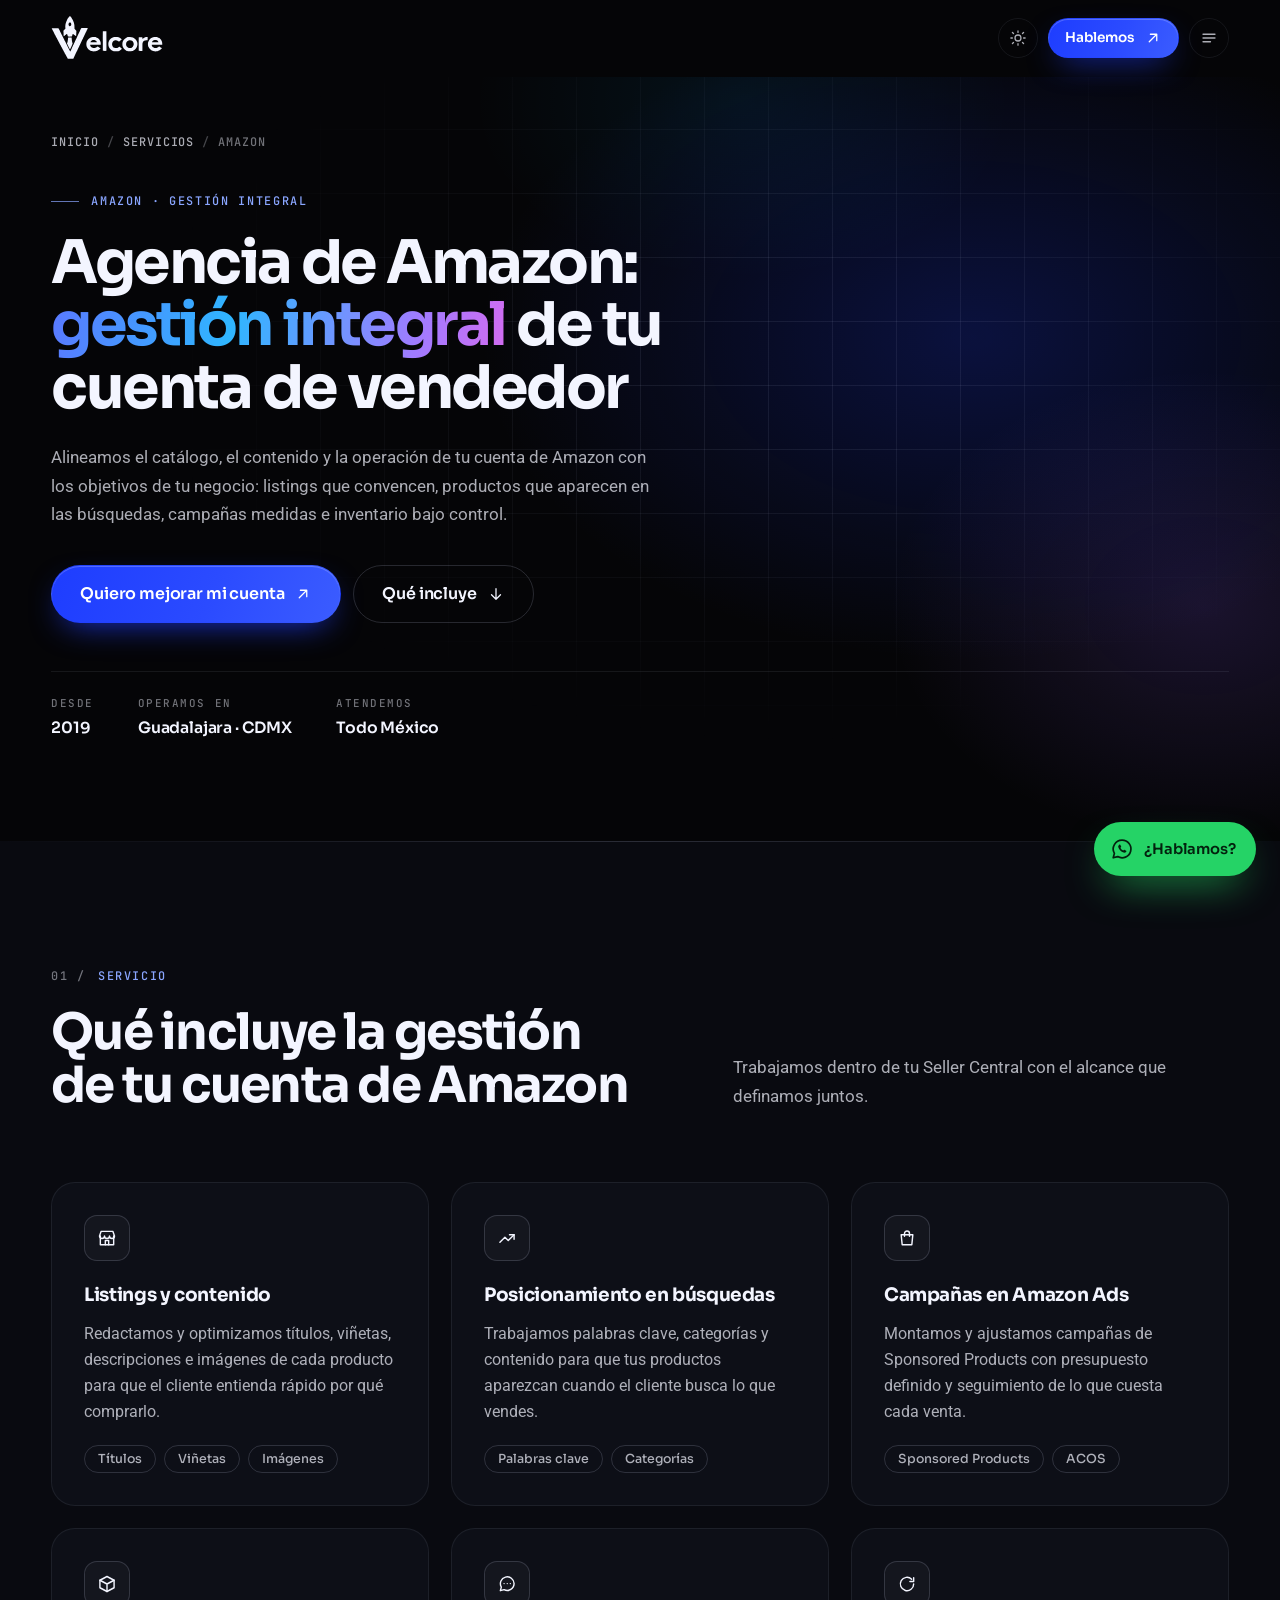
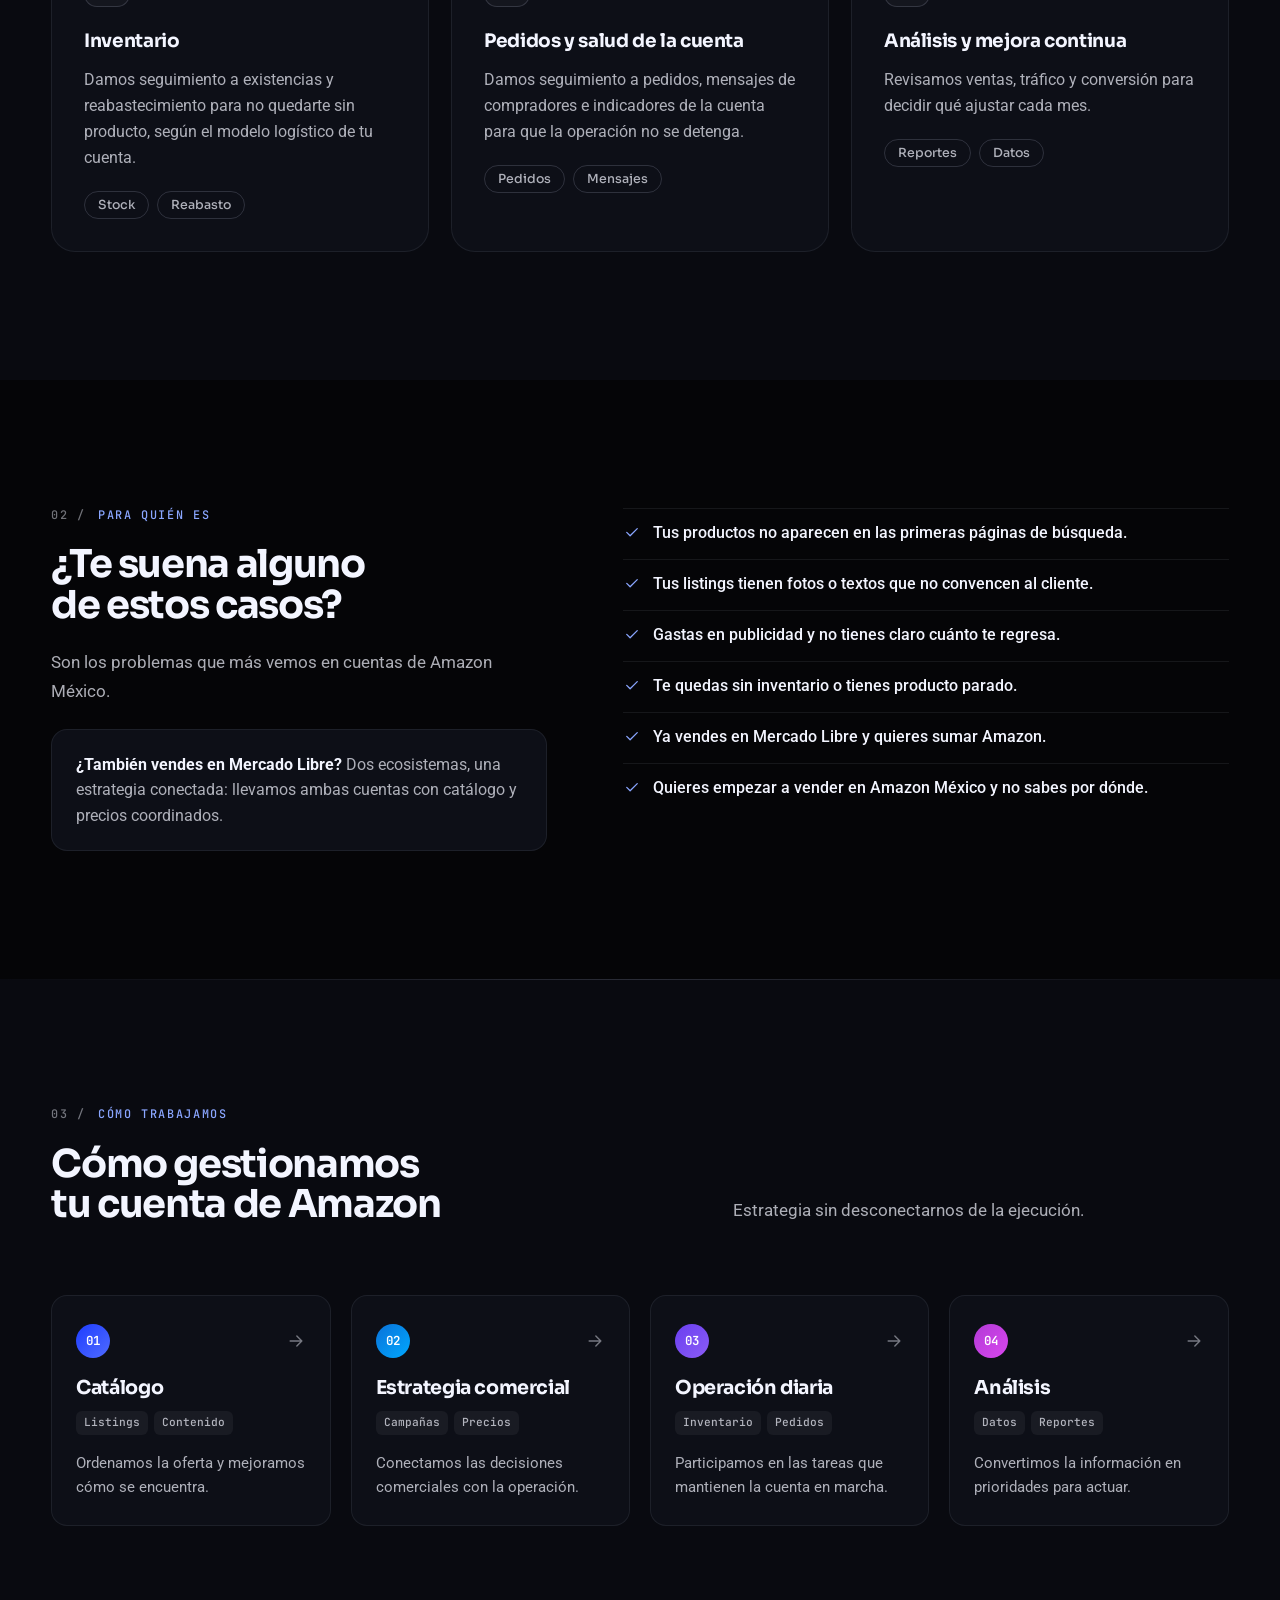
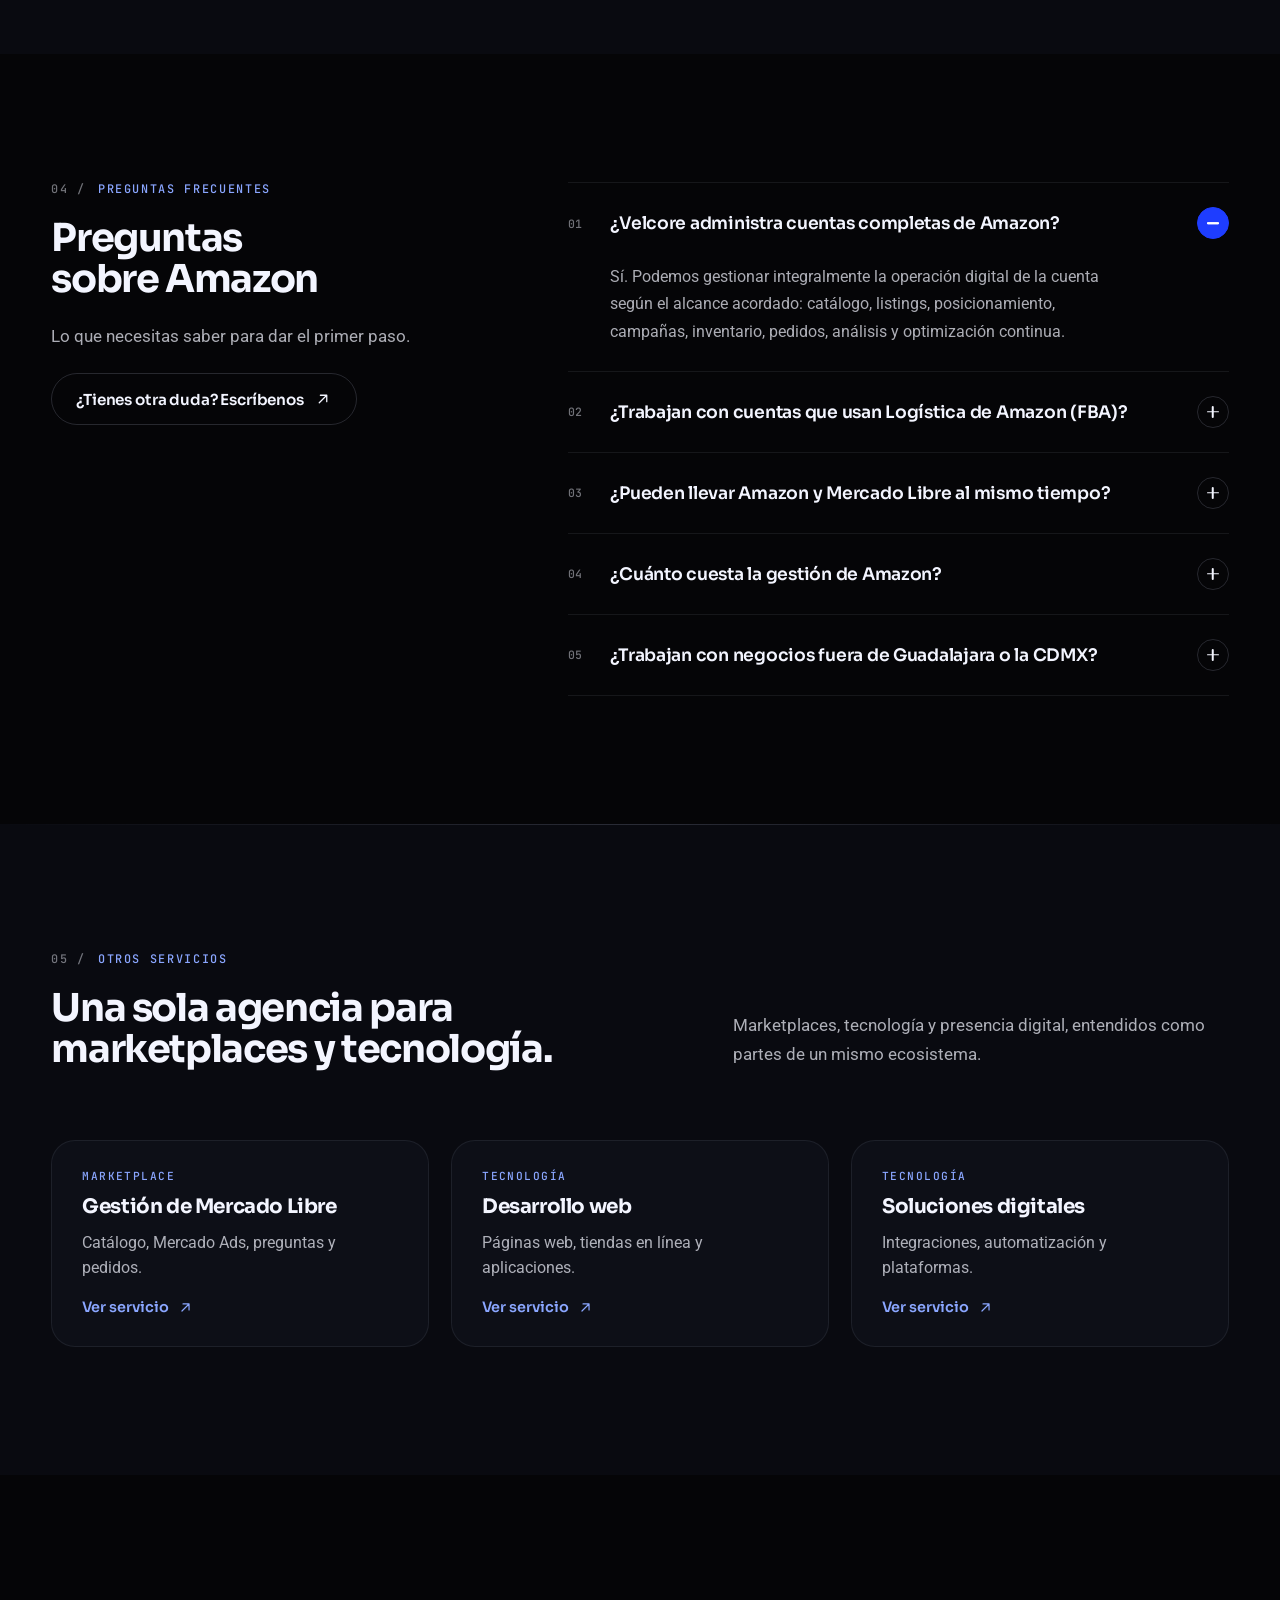
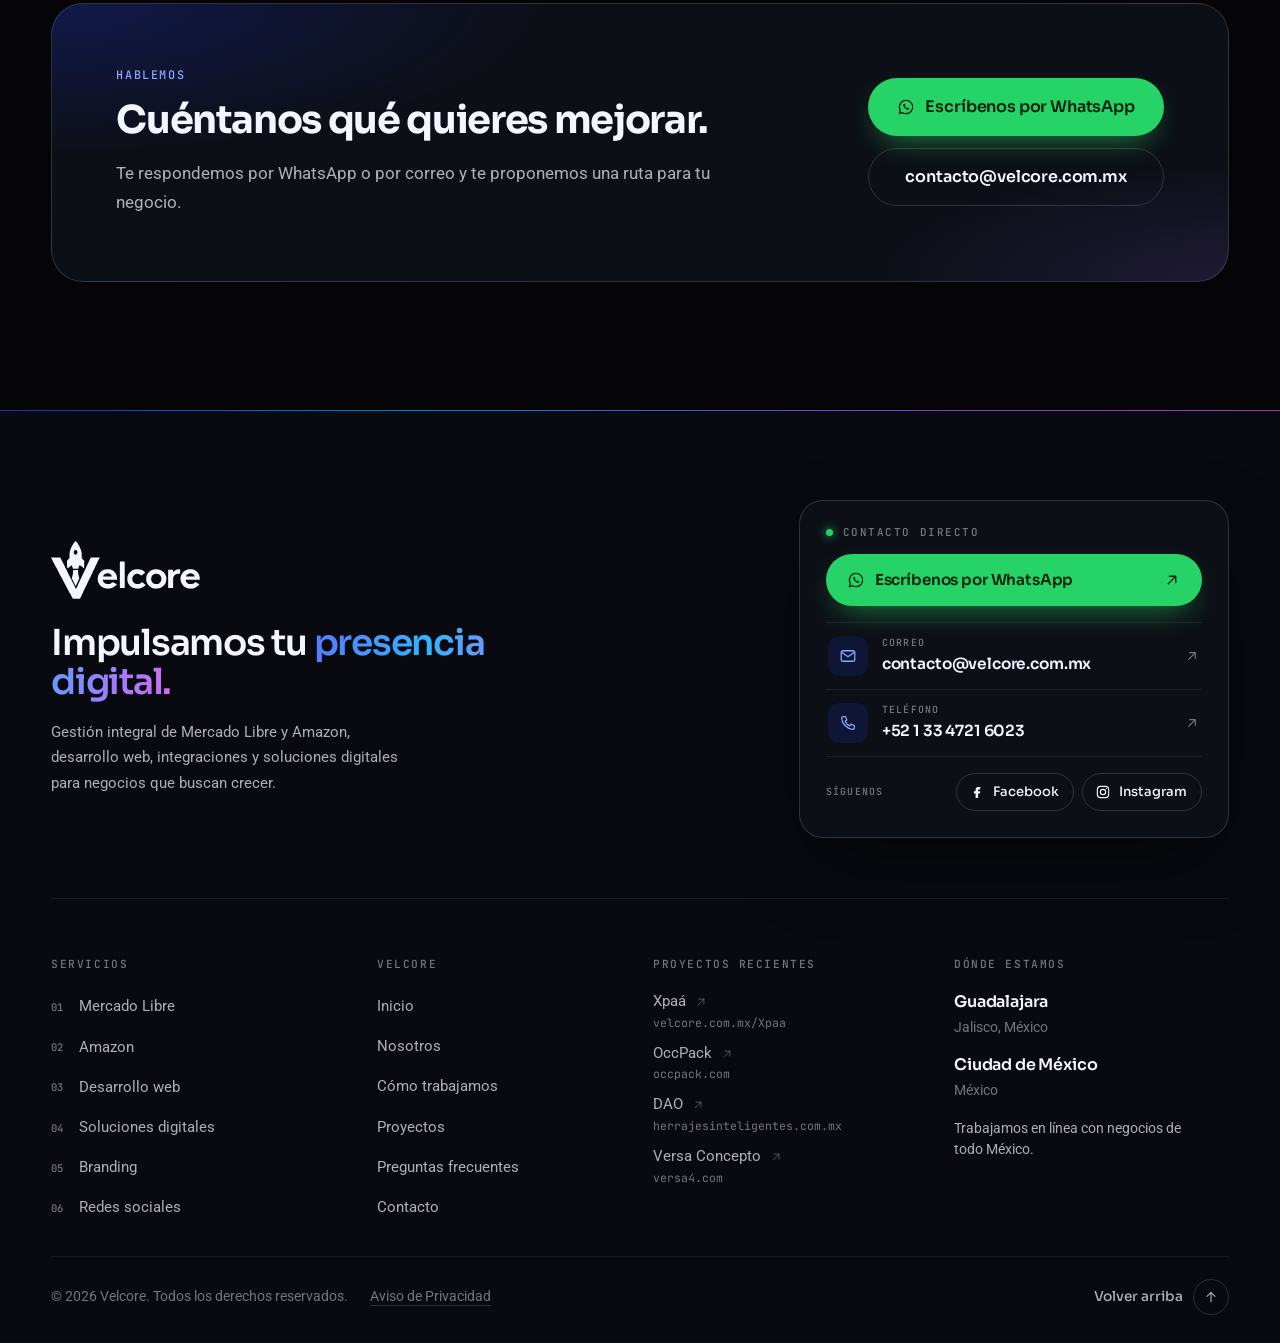
<file: amazon/index.html>
<!DOCTYPE html>
<html lang="es-MX" data-mode="dark" data-lang="es">
<head>
<meta charset="utf-8">
<meta name="viewport" content="width=device-width, initial-scale=1">
<title>Agencia de Amazon en México: gestión de Seller Central | Velcore</title>
<meta name="description" content="Gestionamos tu cuenta de vendedor en Amazon México: listings, contenido, posicionamiento, campañas de Amazon Ads, inventario y pedidos. Agencia en Guadalajara y CDMX.">
<link rel="canonical" href="https://velcore.com.mx/amazon/">
<meta name="theme-color" content="#050507">
<meta property="og:type" content="website">
<meta property="og:locale" content="es_MX">
<meta property="og:site_name" content="Velcore">
<meta property="og:title" content="Agencia de Amazon en México: gestión de Seller Central | Velcore">
<meta property="og:description" content="Gestionamos tu cuenta de vendedor en Amazon México: listings, contenido, posicionamiento, campañas de Amazon Ads, inventario y pedidos. Agencia en Guadalajara y CDMX.">
<meta property="og:url" content="https://velcore.com.mx/amazon/">
<meta property="og:image" content="https://velcore.com.mx/media/og-velcore.jpg">
<meta property="og:image:width" content="1200">
<meta property="og:image:height" content="630">
<meta name="twitter:card" content="summary_large_image">
<link rel="icon" type="image/png" href="/media/favicon.png">
<link rel="apple-touch-icon" href="/media/favicon.png">
<link rel="preconnect" href="https://fonts.googleapis.com">
<link rel="preconnect" href="https://fonts.gstatic.com" crossorigin>
<link href="https://fonts.googleapis.com/css2?family=JetBrains+Mono:wght@400;500&family=Roboto:wght@400;500;700&family=Sora:wght@400;500;600;700;800&display=swap" rel="stylesheet">
<link rel="stylesheet" href="/css/velcore.css?v=20261126b">
<script type="application/ld+json">
{"@context":"https://schema.org","@graph":[{"@type":"Organization","@id":"https://velcore.com.mx/#organizacion","name":"Velcore","url":"https://velcore.com.mx/","logo":"https://velcore.com.mx/media/velcore-simbolo.webp","telephone":"+52 1 33 4721 6023","email":"contacto@velcore.com.mx","sameAs":["https://www.facebook.com/profile.php?id=61584658633203","https://www.instagram.com/velcoremkt/"]},{"@type":"WebPage","@id":"https://velcore.com.mx/amazon/#pagina","url":"https://velcore.com.mx/amazon/","name":"Agencia de Amazon en México: gestión de Seller Central | Velcore","description":"Gestionamos tu cuenta de vendedor en Amazon México: listings, contenido, posicionamiento, campañas de Amazon Ads, inventario y pedidos. Agencia en Guadalajara y CDMX.","inLanguage":"es-MX","isPartOf":{"@id":"https://velcore.com.mx/#sitio"},"about":{"@id":"https://velcore.com.mx/amazon/#servicio"},"breadcrumb":{"@id":"https://velcore.com.mx/amazon/#migas"},"primaryImageOfPage":"https://velcore.com.mx/media/og-velcore.jpg","dateModified":"2026-11-26"},{"@type":"Service","@id":"https://velcore.com.mx/amazon/#servicio","name":"Agencia de Amazon: gestión integral de tu cuenta de vendedor","serviceType":"Gestión de cuentas de vendedor en Amazon","description":"Gestionamos tu cuenta de vendedor en Amazon México: listings, contenido, posicionamiento, campañas de Amazon Ads, inventario y pedidos. Agencia en Guadalajara y CDMX.","url":"https://velcore.com.mx/amazon/","provider":{"@id":"https://velcore.com.mx/#organizacion"},"areaServed":{"@type":"Country","name":"México"},"availableChannel":{"@type":"ServiceChannel","serviceUrl":"https://velcore.com.mx/amazon/","servicePhone":"+52 1 33 4721 6023"},"hasOfferCatalog":{"@type":"OfferCatalog","name":"Qué incluye la gestión de tu cuenta de Amazon","itemListElement":[{"@type":"Offer","itemOffered":{"@type":"Service","name":"Listings y contenido","description":"Redactamos y optimizamos títulos, viñetas, descripciones e imágenes de cada producto para que el cliente entienda rápido por qué comprarlo."}},{"@type":"Offer","itemOffered":{"@type":"Service","name":"Posicionamiento en búsquedas","description":"Trabajamos palabras clave, categorías y contenido para que tus productos aparezcan cuando el cliente busca lo que vendes."}},{"@type":"Offer","itemOffered":{"@type":"Service","name":"Campañas en Amazon Ads","description":"Montamos y ajustamos campañas de Sponsored Products con presupuesto definido y seguimiento de lo que cuesta cada venta."}},{"@type":"Offer","itemOffered":{"@type":"Service","name":"Inventario","description":"Damos seguimiento a existencias y reabastecimiento para no quedarte sin producto, según el modelo logístico de tu cuenta."}},{"@type":"Offer","itemOffered":{"@type":"Service","name":"Pedidos y salud de la cuenta","description":"Damos seguimiento a pedidos, mensajes de compradores e indicadores de la cuenta para que la operación no se detenga."}},{"@type":"Offer","itemOffered":{"@type":"Service","name":"Análisis y mejora continua","description":"Revisamos ventas, tráfico y conversión para decidir qué ajustar cada mes."}}]}},{"@type":"BreadcrumbList","@id":"https://velcore.com.mx/amazon/#migas","itemListElement":[{"@type":"ListItem","position":1,"name":"Inicio","item":"https://velcore.com.mx/"},{"@type":"ListItem","position":2,"name":"Servicios","item":"https://velcore.com.mx/#servicios"},{"@type":"ListItem","position":3,"name":"Amazon","item":"https://velcore.com.mx/amazon/"}]},{"@type":"FAQPage","@id":"https://velcore.com.mx/amazon/#preguntas","mainEntity":[{"@type":"Question","name":"¿Velcore administra cuentas completas de Amazon?","acceptedAnswer":{"@type":"Answer","text":"Sí. Podemos gestionar integralmente la operación digital de la cuenta según el alcance acordado: catálogo, listings, posicionamiento, campañas, inventario, pedidos, análisis y optimización continua."}},{"@type":"Question","name":"¿Trabajan con cuentas que usan Logística de Amazon (FBA)?","acceptedAnswer":{"@type":"Answer","text":"Sí. Trabajamos tanto con cuentas que usan Logística de Amazon como con las que envían por su cuenta. La logística física depende de Amazon o de tu propia operación."}},{"@type":"Question","name":"¿Pueden llevar Amazon y Mercado Libre al mismo tiempo?","acceptedAnswer":{"@type":"Answer","text":"Sí. Es justo lo que hacemos: una misma estrategia para los dos marketplaces, con catálogo, precios y operación coordinados."}},{"@type":"Question","name":"¿Cuánto cuesta la gestión de Amazon?","acceptedAnswer":{"@type":"Answer","text":"Depende del número de productos y de las tareas que quieras delegar. Escríbenos, cuéntanos cómo está tu cuenta y te enviamos una propuesta."}},{"@type":"Question","name":"¿Trabajan con negocios fuera de Guadalajara o la CDMX?","acceptedAnswer":{"@type":"Answer","text":"Sí. Trabajamos en línea con negocios de todo México."}}]}]}
</script>
<script>try{var m=localStorage.getItem('velcore-mode');if(m==='light'||m==='dark')document.documentElement.setAttribute('data-mode',m);}catch(e){}</script>
</head>
<body class="sp">
<svg width="0" height="0" style="position:absolute" aria-hidden="true">
  <symbol id="i-arrow" viewBox="0 0 24 24"><path d="M7 17L17 7M8.5 7H17v8.5"/></symbol>
  <symbol id="i-down" viewBox="0 0 24 24"><path d="M12 5v14M6 13l6 6 6-6"/></symbol>
  <symbol id="i-right" viewBox="0 0 24 24"><path d="M5 12h14M13 6l6 6-6 6"/></symbol>
  <symbol id="i-bag" viewBox="0 0 24 24"><path d="M5 8h14l-1.2 12H6.2L5 8z"/><path d="M9 10V6.5a3 3 0 0 1 6 0V10"/></symbol>
  <symbol id="i-box" viewBox="0 0 24 24"><path d="M3.5 7.5L12 3l8.5 4.5v9L12 21l-8.5-4.5v-9z"/><path d="M3.5 7.5L12 12l8.5-4.5M12 12v9"/></symbol>
  <symbol id="i-code" viewBox="0 0 24 24"><path d="M8 8l-4 4 4 4M16 8l4 4-4 4M13.5 5l-3 14"/></symbol>
  <symbol id="i-nodes" viewBox="0 0 24 24"><circle cx="6" cy="6" r="2.5"/><circle cx="18" cy="6" r="2.5"/><circle cx="12" cy="18" r="2.5"/><path d="M8.5 6h7M7.2 8.2l3.6 7.6M16.8 8.2l-3.6 7.6"/></symbol>
  <symbol id="i-pen" viewBox="0 0 24 24"><path d="M12 20h8"/><path d="M16.5 3.6a2.1 2.1 0 0 1 3 3L7.5 18.6 3.5 19.5l.9-4L16.5 3.6z"/></symbol>
  <symbol id="i-chat" viewBox="0 0 24 24"><path d="M20.5 11.5a8.2 8.2 0 0 1-12 7.3L4 20l1.2-4.3A8.2 8.2 0 1 1 20.5 11.5z"/><path d="M8.5 11.5h.01M12.3 11.5h.01M16 11.5h.01"/></symbol>
  <symbol id="i-check" viewBox="0 0 24 24"><path d="M5 12.5l4.5 4.5L19 7.5"/></symbol>
  <symbol id="i-mail" viewBox="0 0 24 24"><rect x="3" y="5" width="18" height="14" rx="2.5"/><path d="M3.5 7l8.5 6 8.5-6"/></symbol>
  <symbol id="i-phone" viewBox="0 0 24 24"><path d="M5.5 3.5h3.2l1.8 4.6-2.3 1.5a11.5 11.5 0 0 0 6.2 6.2l1.5-2.3 4.6 1.8v3.2a2 2 0 0 1-2.2 2A16.5 16.5 0 0 1 3.5 5.7a2 2 0 0 1 2-2.2z"/></symbol>
  <symbol id="i-pin" viewBox="0 0 24 24"><path d="M12 21s-6.8-6-6.8-11.6a6.8 6.8 0 0 1 13.6 0C18.8 15 12 21 12 21z"/><circle cx="12" cy="9.4" r="2.4"/></symbol>
  <symbol id="i-sun" viewBox="0 0 24 24"><circle cx="12" cy="12" r="4"/><path d="M12 2.5v2M12 19.5v2M4.6 4.6L6 6M18 18l1.4 1.4M2.5 12h2M19.5 12h2M4.6 19.4L6 18M18 6l1.4-1.4"/></symbol>
  <symbol id="i-moon" viewBox="0 0 24 24"><path d="M20 14.6A8.3 8.3 0 0 1 9.4 4a8.3 8.3 0 1 0 10.6 10.6z"/></symbol>
  <symbol id="i-menu" viewBox="0 0 24 24"><path d="M4 7h16M4 12h16M4 17h10"/></symbol>
  <symbol id="i-close" viewBox="0 0 24 24"><path d="M6 6l12 12M18 6L6 18"/></symbol>
  <symbol id="i-growth" viewBox="0 0 24 24"><path d="M3.5 17l6-6 4 4 7-7"/><path d="M15 8h5.5v5.5"/></symbol>
  <symbol id="i-layers" viewBox="0 0 24 24"><path d="M12 3.5l8.5 4.5L12 12.5 3.5 8 12 3.5z"/><path d="M3.5 12.5L12 17l8.5-4.5M3.5 16.5L12 21l8.5-4.5"/></symbol>
  <symbol id="i-store" viewBox="0 0 24 24"><path d="M4 9.5V20h16V9.5"/><path d="M3 9.5L5 4h14l2 5.5a3 3 0 0 1-6 0 3 3 0 0 1-6 0 3 3 0 0 1-6 0z"/><path d="M10 20v-5h4v5"/></symbol>
  <symbol id="i-cycle" viewBox="0 0 24 24"><path d="M20 12a8 8 0 1 1-2.4-5.7"/><path d="M20 4.5V9h-4.5"/></symbol>
  <symbol id="i-wa" viewBox="0 0 24 24"><path d="M12 3.2a8.8 8.8 0 0 0-7.6 13.2L3.2 20.8l4.5-1.2A8.8 8.8 0 1 0 12 3.2z"/><path d="M9.1 7.9c.3-.4.8-.4 1.1-.1l.9 1.5c.2.3.1.7-.1.9l-.6.6a5.9 5.9 0 0 0 2.8 2.8l.6-.6c.3-.2.6-.3.9-.1l1.5.9c.3.3.3.8-.1 1.1-.7.7-1.6 1-2.5.7a8.3 8.3 0 0 1-5.3-5.3c-.3-.9 0-1.8.8-2.4z" fill="currentColor" stroke="none"/></symbol>
  <symbol id="i-fb" viewBox="0 0 24 24"><path d="M14.2 8.2h2.6V4.6h-2.9c-2.7 0-4 1.6-4 4.1v2.1H7.4v3.5h2.5V21h3.7v-6.7h2.8l.5-3.5h-3.3V9.2c0-.6.2-1 .6-1z" fill="currentColor" stroke="none"/></symbol>
  <symbol id="i-ig" viewBox="0 0 24 24"><rect x="3.5" y="3.5" width="17" height="17" rx="5"/><circle cx="12" cy="12" r="4"/><circle cx="17.2" cy="6.8" r=".9" fill="currentColor" stroke="none"/></symbol>
</svg>

<a class="sr-only" href="#main">Saltar al contenido</a>

<header class="site-header" id="site-header">
  <div class="container header-row">
    <a class="brand" href="/" aria-label="Velcore, inicio"><span class="wordmark"></span></a>
    <nav class="nav" aria-label="Principal">
      <a href="/#servicios">Servicios</a>
      <a href="/mercado-libre/">Mercado Libre</a>
      <a href="/amazon/" class="active" aria-current="page">Amazon</a>
      <a href="/desarrollo-web/">Desarrollo web</a>
      <a href="/soluciones-digitales/">Soluciones</a>
      <a href="/#nosotros">Nosotros</a>
      <a href="/#contacto">Contacto</a>
    </nav>
    <div class="header-tools">
      <button type="button" class="icon-btn mode-btn" id="mode-btn" aria-label="Cambiar a modo claro">
        <svg class="ic i-sun"><use href="#i-sun"/></svg><svg class="ic i-moon"><use href="#i-moon"/></svg>
      </button>
      <a class="btn btn-primary btn-sm header-cta" href="https://wa.me/5213347216023?text=Hola%2C%20vi%20la%20p%C3%A1gina%20de%20Amazon%20de%20Velcore%20y%20quiero%20mejorar%20mi%20cuenta." target="_blank" rel="noopener">Hablemos<svg class="ic ic-arrow"><use href="#i-arrow"/></svg></a>
      <button type="button" class="icon-btn menu-btn" id="menu-btn" aria-expanded="false" aria-controls="mobile-menu" aria-label="Abrir menú">
        <svg class="ic i-menu"><use href="#i-menu"/></svg><svg class="ic i-close"><use href="#i-close"/></svg>
      </button>
    </div>
  </div>
</header>
<nav class="mobile-menu" id="mobile-menu" aria-label="Menú" hidden>
  <a class="m-link" href="/#servicios"><span>Servicios</span><small>01</small></a>
  <a class="m-link" href="/mercado-libre/"><span>Mercado Libre</span><small>02</small></a>
  <a class="m-link" href="/amazon/" aria-current="page"><span>Amazon</span><small>03</small></a>
  <a class="m-link" href="/desarrollo-web/"><span>Desarrollo web</span><small>04</small></a>
  <a class="m-link" href="/soluciones-digitales/"><span>Soluciones</span><small>05</small></a>
  <a class="m-link" href="/#nosotros"><span>Nosotros</span><small>06</small></a>
  <a class="m-link" href="/#contacto"><span>Contacto</span><small>07</small></a>
  <a class="btn btn-wa btn-lg" href="https://wa.me/5213347216023?text=Hola%2C%20vi%20la%20p%C3%A1gina%20de%20Amazon%20de%20Velcore%20y%20quiero%20mejorar%20mi%20cuenta." target="_blank" rel="noopener"><svg class="ic"><use href="#i-wa"/></svg>Escríbenos por WhatsApp</a>
</nav>

<main id="main">

<section class="sp-hero" aria-labelledby="t-h1">
  <div class="hero-bg" aria-hidden="true"></div>
  <div class="container">
    <nav class="crumbs" aria-label="Ruta">
      <ol><li><a href="/">Inicio</a></li><li><a href="/#servicios">Servicios</a></li><li aria-current="page">Amazon</li></ol>
    </nav>
    <p class="eyebrow">Amazon · Gestión integral</p>
    <h1 id="t-h1">Agencia de Amazon: <em class="grad-text">gestión integral</em> de tu cuenta de vendedor</h1>
    <p class="lead">Alineamos el catálogo, el contenido y la operación de tu cuenta de Amazon con los objetivos de tu negocio: listings que convencen, productos que aparecen en las búsquedas, campañas medidas e inventario bajo control.</p>
    <div class="cta-row">
      <a class="btn btn-primary btn-lg" href="https://wa.me/5213347216023?text=Hola%2C%20vi%20la%20p%C3%A1gina%20de%20Amazon%20de%20Velcore%20y%20quiero%20mejorar%20mi%20cuenta." target="_blank" rel="noopener">Quiero mejorar mi cuenta<svg class="ic ic-arrow"><use href="#i-arrow"/></svg></a>
      <a class="btn btn-ghost btn-lg" href="#incluye">Qué incluye<svg class="ic ic-down"><use href="#i-down"/></svg></a>
    </div>
    <dl class="hero-facts">
      <div><dt>Desde</dt><dd>2019</dd></div>
      <div><dt>Operamos en</dt><dd>Guadalajara · CDMX</dd></div>
      <div><dt>Atendemos</dt><dd>Todo México</dd></div>
    </dl>
  </div>
</section>

<section class="section alt" id="incluye" aria-labelledby="t-incluye">
  <div class="container">
    <div class="split-head">
      <div>
        <p class="sec-label"><span class="num">01</span>Servicio</p>
        <h2 id="t-incluye">Qué incluye la gestión de tu cuenta de Amazon</h2>
      </div>
      <p class="sec-sub">Trabajamos dentro de tu Seller Central con el alcance que definamos juntos.</p>
    </div>
    <div class="sp-grid">
      <article class="sp-card">
        <span class="svc-ic"><svg class="ic"><use href="#i-store"/></svg></span>
        <h3>Listings y contenido</h3>
        <p>Redactamos y optimizamos títulos, viñetas, descripciones e imágenes de cada producto para que el cliente entienda rápido por qué comprarlo.</p>
        <ul class="tags"><li>Títulos</li><li>Viñetas</li><li>Imágenes</li></ul>
      </article>
      <article class="sp-card">
        <span class="svc-ic"><svg class="ic"><use href="#i-growth"/></svg></span>
        <h3>Posicionamiento en búsquedas</h3>
        <p>Trabajamos palabras clave, categorías y contenido para que tus productos aparezcan cuando el cliente busca lo que vendes.</p>
        <ul class="tags"><li>Palabras clave</li><li>Categorías</li></ul>
      </article>
      <article class="sp-card">
        <span class="svc-ic"><svg class="ic"><use href="#i-bag"/></svg></span>
        <h3>Campañas en Amazon Ads</h3>
        <p>Montamos y ajustamos campañas de Sponsored Products con presupuesto definido y seguimiento de lo que cuesta cada venta.</p>
        <ul class="tags"><li>Sponsored Products</li><li>ACOS</li></ul>
      </article>
      <article class="sp-card">
        <span class="svc-ic"><svg class="ic"><use href="#i-box"/></svg></span>
        <h3>Inventario</h3>
        <p>Damos seguimiento a existencias y reabastecimiento para no quedarte sin producto, según el modelo logístico de tu cuenta.</p>
        <ul class="tags"><li>Stock</li><li>Reabasto</li></ul>
      </article>
      <article class="sp-card">
        <span class="svc-ic"><svg class="ic"><use href="#i-chat"/></svg></span>
        <h3>Pedidos y salud de la cuenta</h3>
        <p>Damos seguimiento a pedidos, mensajes de compradores e indicadores de la cuenta para que la operación no se detenga.</p>
        <ul class="tags"><li>Pedidos</li><li>Mensajes</li></ul>
      </article>
      <article class="sp-card">
        <span class="svc-ic"><svg class="ic"><use href="#i-cycle"/></svg></span>
        <h3>Análisis y mejora continua</h3>
        <p>Revisamos ventas, tráfico y conversión para decidir qué ajustar cada mes.</p>
        <ul class="tags"><li>Reportes</li><li>Datos</li></ul>
      </article>
    </div>
  </div>
</section>

<section class="section" aria-labelledby="t-casos">
  <div class="container sp-split">
    <div>
      <p class="sec-label"><span class="num">02</span>Para quién es</p>
      <h2 class="h2-sm" id="t-casos">¿Te suena alguno de estos casos?</h2>
      <p class="sec-sub">Son los problemas que más vemos en cuentas de Amazon México.</p>
      <p class="sp-note"><b>¿También vendes en Mercado Libre?</b> Dos ecosistemas, una estrategia conectada: llevamos ambas cuentas con catálogo y precios coordinados.</p>
    </div>
    <ul class="checks">
          <li><svg class="ic"><use href="#i-check"/></svg><span>Tus productos no aparecen en las primeras páginas de búsqueda.</span></li>
          <li><svg class="ic"><use href="#i-check"/></svg><span>Tus listings tienen fotos o textos que no convencen al cliente.</span></li>
          <li><svg class="ic"><use href="#i-check"/></svg><span>Gastas en publicidad y no tienes claro cuánto te regresa.</span></li>
          <li><svg class="ic"><use href="#i-check"/></svg><span>Te quedas sin inventario o tienes producto parado.</span></li>
          <li><svg class="ic"><use href="#i-check"/></svg><span>Ya vendes en Mercado Libre y quieres sumar Amazon.</span></li>
          <li><svg class="ic"><use href="#i-check"/></svg><span>Quieres empezar a vender en Amazon México y no sabes por dónde.</span></li>
    </ul>
  </div>
</section>

<section class="section alt" aria-labelledby="t-pasos">
  <div class="container">
    <div class="split-head">
      <div>
        <p class="sec-label"><span class="num">03</span>Cómo trabajamos</p>
        <h2 class="h2-sm" id="t-pasos">Cómo gestionamos tu cuenta de Amazon</h2>
      </div>
      <p class="sec-sub">Estrategia sin desconectarnos de la ejecución.</p>
    </div>
    <ol class="cycle-steps">
        <li class="cy">
          <div class="cy-head"><span class="cy-n">01</span><svg class="ic cy-arrow"><use href="#i-right"/></svg></div>
          <h3>Catálogo</h3>
          <ul class="mini-tags"><li>Listings</li><li>Contenido</li></ul>
          <p>Ordenamos la oferta y mejoramos cómo se encuentra.</p>
        </li>
        <li class="cy">
          <div class="cy-head"><span class="cy-n">02</span><svg class="ic cy-arrow"><use href="#i-right"/></svg></div>
          <h3>Estrategia comercial</h3>
          <ul class="mini-tags"><li>Campañas</li><li>Precios</li></ul>
          <p>Conectamos las decisiones comerciales con la operación.</p>
        </li>
        <li class="cy">
          <div class="cy-head"><span class="cy-n">03</span><svg class="ic cy-arrow"><use href="#i-right"/></svg></div>
          <h3>Operación diaria</h3>
          <ul class="mini-tags"><li>Inventario</li><li>Pedidos</li></ul>
          <p>Participamos en las tareas que mantienen la cuenta en marcha.</p>
        </li>
        <li class="cy">
          <div class="cy-head"><span class="cy-n">04</span><svg class="ic cy-arrow"><use href="#i-right"/></svg></div>
          <h3>Análisis</h3>
          <ul class="mini-tags"><li>Datos</li><li>Reportes</li></ul>
          <p>Convertimos la información en prioridades para actuar.</p>
        </li>
    </ol>
  </div>
</section>

<section class="section" id="preguntas" aria-labelledby="t-faq">
  <div class="container faq-grid">
    <div class="faq-head">
      <p class="sec-label"><span class="num">04</span>Preguntas frecuentes</p>
      <h2 class="h2-sm" id="t-faq">Preguntas sobre Amazon</h2>
      <p class="sec-sub">Lo que necesitas saber para dar el primer paso.</p>
      <a class="btn btn-ghost" href="https://wa.me/5213347216023?text=Hola%2C%20vi%20la%20p%C3%A1gina%20de%20Amazon%20de%20Velcore%20y%20quiero%20mejorar%20mi%20cuenta." target="_blank" rel="noopener">¿Tienes otra duda? Escríbenos<svg class="ic ic-arrow"><use href="#i-arrow"/></svg></a>
    </div>
    <div class="faq-list">
      <details open>
        <summary><span class="q-n">01</span><span>¿Velcore administra cuentas completas de Amazon?</span><span class="q-ic" aria-hidden="true"></span></summary>
        <div class="faq-a"><p>Sí. Podemos gestionar integralmente la operación digital de la cuenta según el alcance acordado: catálogo, listings, posicionamiento, campañas, inventario, pedidos, análisis y optimización continua.</p></div>
      </details>
      <details>
        <summary><span class="q-n">02</span><span>¿Trabajan con cuentas que usan Logística de Amazon (FBA)?</span><span class="q-ic" aria-hidden="true"></span></summary>
        <div class="faq-a"><p>Sí. Trabajamos tanto con cuentas que usan Logística de Amazon como con las que envían por su cuenta. La logística física depende de Amazon o de tu propia operación.</p></div>
      </details>
      <details>
        <summary><span class="q-n">03</span><span>¿Pueden llevar Amazon y Mercado Libre al mismo tiempo?</span><span class="q-ic" aria-hidden="true"></span></summary>
        <div class="faq-a"><p>Sí. Es justo lo que hacemos: una misma estrategia para los dos marketplaces, con catálogo, precios y operación coordinados.</p></div>
      </details>
      <details>
        <summary><span class="q-n">04</span><span>¿Cuánto cuesta la gestión de Amazon?</span><span class="q-ic" aria-hidden="true"></span></summary>
        <div class="faq-a"><p>Depende del número de productos y de las tareas que quieras delegar. Escríbenos, cuéntanos cómo está tu cuenta y te enviamos una propuesta.</p></div>
      </details>
      <details>
        <summary><span class="q-n">05</span><span>¿Trabajan con negocios fuera de Guadalajara o la CDMX?</span><span class="q-ic" aria-hidden="true"></span></summary>
        <div class="faq-a"><p>Sí. Trabajamos en línea con negocios de todo México.</p></div>
      </details>
    </div>
  </div>
</section>

<section class="section alt" aria-labelledby="t-rel">
  <div class="container">
    <div class="split-head">
      <div>
        <p class="sec-label"><span class="num">05</span>Otros servicios</p>
        <h2 class="h2-sm" id="t-rel">Una sola agencia para marketplaces y tecnología.</h2>
      </div>
      <p class="sec-sub">Marketplaces, tecnología y presencia digital, entendidos como partes de un mismo ecosistema.</p>
    </div>
    <div class="rel-grid">
      <a class="rel-card" href="/mercado-libre/">
        <small>Marketplace</small>
        <b>Gestión de Mercado Libre</b>
        <span>Catálogo, Mercado Ads, preguntas y pedidos.</span>
        <span class="go">Ver servicio<svg class="ic"><use href="#i-arrow"/></svg></span>
      </a>
      <a class="rel-card" href="/desarrollo-web/">
        <small>Tecnología</small>
        <b>Desarrollo web</b>
        <span>Páginas web, tiendas en línea y aplicaciones.</span>
        <span class="go">Ver servicio<svg class="ic"><use href="#i-arrow"/></svg></span>
      </a>
      <a class="rel-card" href="/soluciones-digitales/">
        <small>Tecnología</small>
        <b>Soluciones digitales</b>
        <span>Integraciones, automatización y plataformas.</span>
        <span class="go">Ver servicio<svg class="ic"><use href="#i-arrow"/></svg></span>
      </a>
    </div>
  </div>
</section>

<section class="section" aria-labelledby="t-cta">
  <div class="container">
    <div class="sp-cta">
      <div>
        <p class="sec-label">Hablemos</p>
        <h2 class="h2-sm" id="t-cta">Cuéntanos qué quieres mejorar.</h2>
        <p class="sec-sub">Te respondemos por WhatsApp o por correo y te proponemos una ruta para tu negocio.</p>
      </div>
      <div class="cta-row">
        <a class="btn btn-wa btn-lg" href="https://wa.me/5213347216023?text=Hola%2C%20vi%20la%20p%C3%A1gina%20de%20Amazon%20de%20Velcore%20y%20quiero%20mejorar%20mi%20cuenta." target="_blank" rel="noopener"><svg class="ic"><use href="#i-wa"/></svg>Escríbenos por WhatsApp</a>
        <a class="btn btn-ghost btn-lg" href="mailto:contacto@velcore.com.mx">contacto@velcore.com.mx</a>
      </div>
    </div>
  </div>
</section>

</main>

<footer class="site-footer" id="footer">
  <div class="container">
    <div class="foot-top">
      <div class="foot-brand">
        <span class="wordmark" role="img" aria-label="Velcore"></span>
        <p class="foot-tag">Impulsamos tu <em>presencia digital.</em></p>
        <p class="foot-desc">Gestión integral de Mercado Libre y Amazon, desarrollo web, integraciones y soluciones digitales para negocios que buscan crecer.</p>
      </div>
      <div class="foot-contact">
        <p class="fc-label">Contacto directo</p>
        <a class="btn btn-wa fc-wa" href="https://wa.me/5213347216023?text=Hola%2C%20vi%20la%20p%C3%A1gina%20de%20Amazon%20de%20Velcore%20y%20quiero%20mejorar%20mi%20cuenta." target="_blank" rel="noopener"><svg class="ic"><use href="#i-wa"/></svg>Escríbenos por WhatsApp<svg class="ic ic-arrow"><use href="#i-arrow"/></svg></a>
        <ul class="fc-list">
          <li><a class="fc-row" href="mailto:contacto@velcore.com.mx"><span class="fc-ic"><svg class="ic"><use href="#i-mail"/></svg></span><span class="fc-txt"><small>Correo</small><b>contacto@velcore.com.mx</b></span><svg class="ic fc-arrow"><use href="#i-arrow"/></svg></a></li>
          <li><a class="fc-row" href="tel:+5213347216023"><span class="fc-ic"><svg class="ic"><use href="#i-phone"/></svg></span><span class="fc-txt"><small>Teléfono</small><b>+52 1 33 4721 6023</b></span><svg class="ic fc-arrow"><use href="#i-arrow"/></svg></a></li>
        </ul>
        <div class="fc-social">
          <small>Síguenos</small>
          <div>
            <a class="pill" href="https://www.facebook.com/profile.php?id=61584658633203" target="_blank" rel="noopener"><svg class="ic"><use href="#i-fb"/></svg>Facebook</a>
            <a class="pill" href="https://www.instagram.com/velcoremkt/" target="_blank" rel="noopener"><svg class="ic"><use href="#i-ig"/></svg>Instagram</a>
          </div>
        </div>
      </div>
    </div>

    <div class="foot-cols">
      <nav aria-label="Servicios">
        <h4>Servicios</h4>
        <ul class="foot-links">
          <li><a href="/mercado-libre/"><span class="n">01</span>Mercado Libre</a></li>
          <li><a href="/amazon/"><span class="n">02</span>Amazon</a></li>
          <li><a href="/desarrollo-web/"><span class="n">03</span>Desarrollo web</a></li>
          <li><a href="/soluciones-digitales/"><span class="n">04</span>Soluciones digitales</a></li>
          <li><a href="/#servicios"><span class="n">05</span>Branding</a></li>
          <li><a href="/#servicios"><span class="n">06</span>Redes sociales</a></li>
        </ul>
      </nav>
      <nav aria-label="Velcore">
        <h4>Velcore</h4>
        <ul class="foot-links">
          <li><a href="/">Inicio</a></li>
          <li><a href="/#nosotros">Nosotros</a></li>
          <li><a href="/#proceso">Cómo trabajamos</a></li>
          <li><a href="/#proyectos">Proyectos</a></li>
          <li><a href="/#faq">Preguntas frecuentes</a></li>
          <li><a href="/#contacto">Contacto</a></li>
        </ul>
      </nav>
      <div>
        <h4>Proyectos recientes</h4>
        <ul class="foot-links">
          <li><a class="proj" href="https://velcore.com.mx/Xpaa" target="_blank" rel="noopener"><span class="pname">Xpaá<svg class="ic"><use href="#i-arrow"/></svg></span><span class="dom">velcore.com.mx/Xpaa</span></a></li>
          <li><a class="proj" href="https://occpack.com/" target="_blank" rel="noopener"><span class="pname">OccPack<svg class="ic"><use href="#i-arrow"/></svg></span><span class="dom">occpack.com</span></a></li>
          <li><a class="proj" href="https://www.herrajesinteligentes.com.mx/" target="_blank" rel="noopener"><span class="pname">DAO<svg class="ic"><use href="#i-arrow"/></svg></span><span class="dom">herrajesinteligentes.com.mx</span></a></li>
          <li><a class="proj" href="https://versa4.com/" target="_blank" rel="noopener"><span class="pname">Versa Concepto<svg class="ic"><use href="#i-arrow"/></svg></span><span class="dom">versa4.com</span></a></li>
        </ul>
      </div>
      <div>
        <h4>Dónde estamos</h4>
        <div class="office"><b>Guadalajara</b><span>Jalisco, México</span></div>
        <div class="office"><b>Ciudad de México</b><span>México</span></div>
        <p class="remote">Trabajamos en línea con negocios de todo México.</p>
      </div>
    </div>

    <div class="foot-bottom">
      <div class="legal">
        <span>© <span id="year">2026</span> Velcore. Todos los derechos reservados.</span>
        <a class="text-link" href="/#aviso">Aviso de Privacidad</a>
      </div>
      <a class="to-top" href="#main"><span>Volver arriba</span><span class="circle"><svg class="ic"><use href="#i-down"/></svg></span></a>
    </div>
  </div>
</footer>

<a class="wa-float" href="https://wa.me/5213347216023?text=Hola%2C%20vi%20la%20p%C3%A1gina%20de%20Amazon%20de%20Velcore%20y%20quiero%20mejorar%20mi%20cuenta." target="_blank" rel="noopener" aria-label="WhatsApp"><svg class="ic"><use href="#i-wa"/></svg><span>¿Hablamos?</span></a>
<script src="/js/servicio.js?v=20261126b" defer></script>
</body>
</html>
</file>
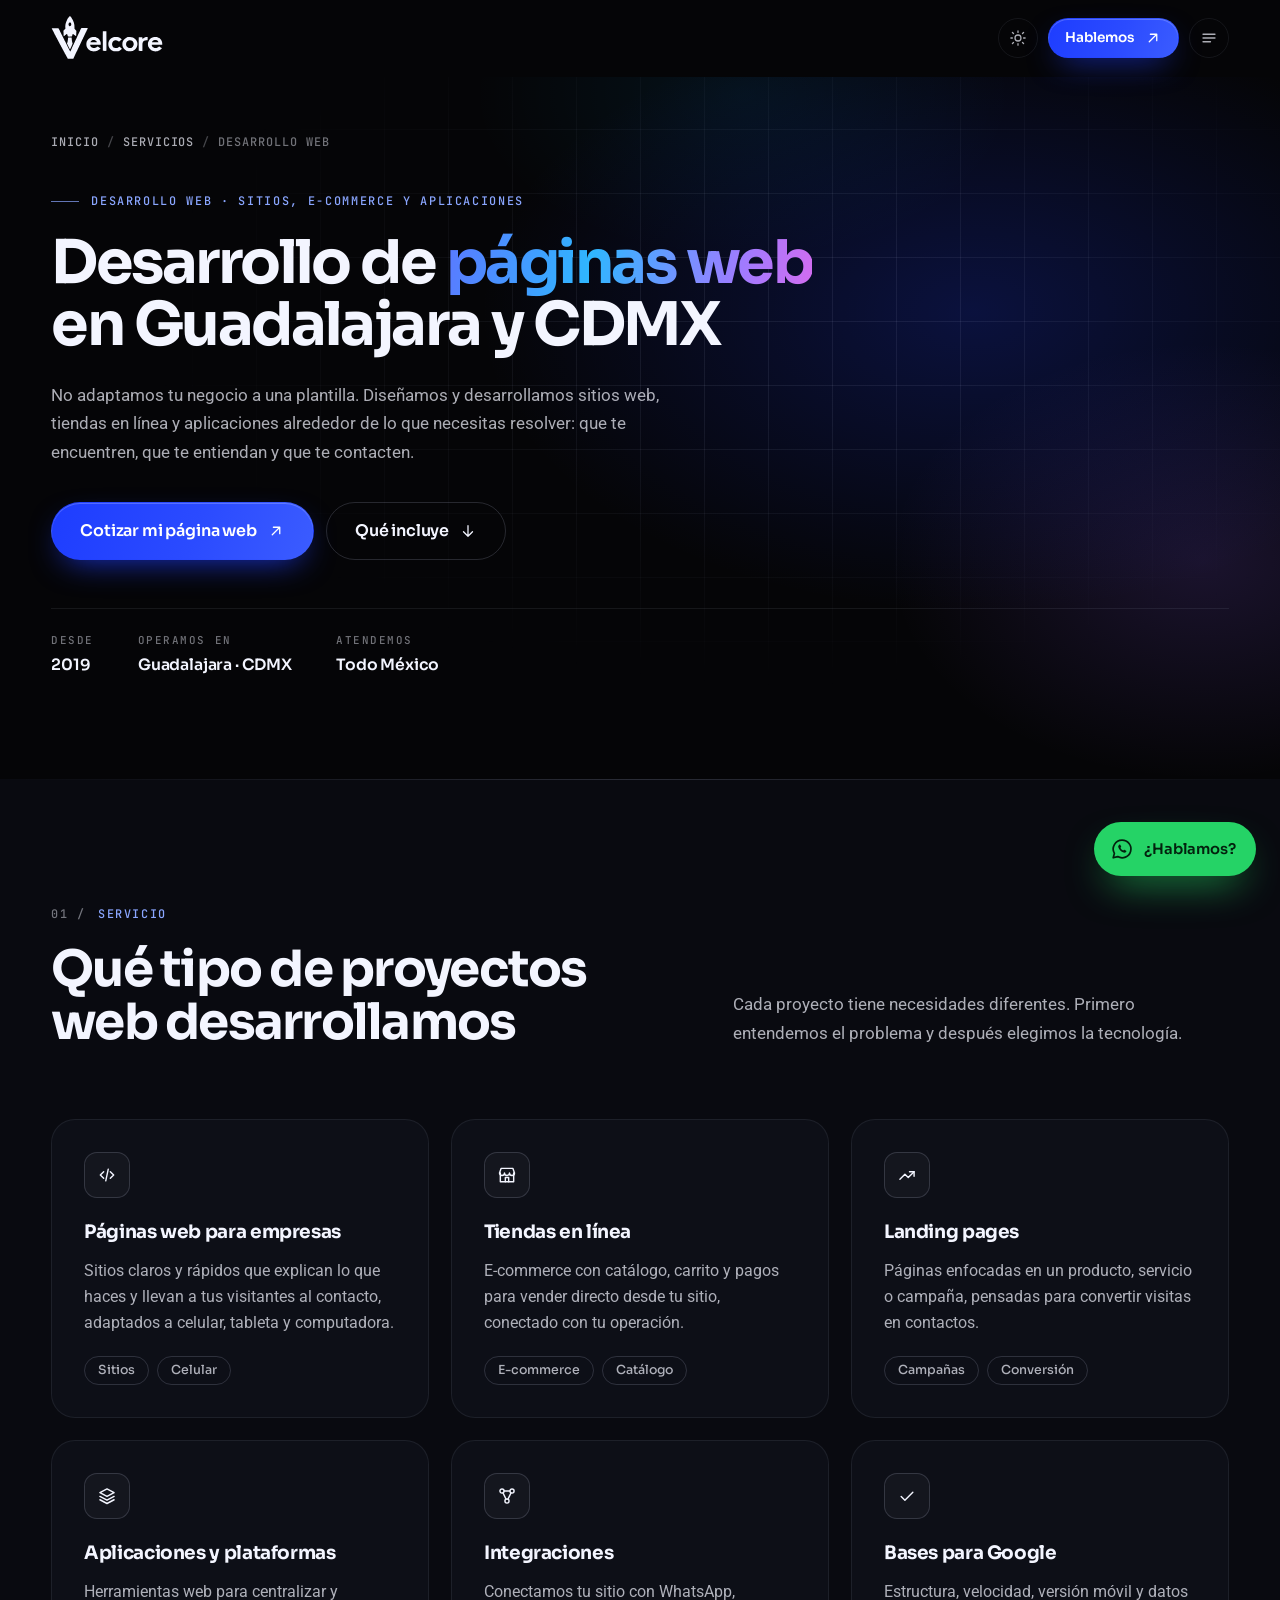
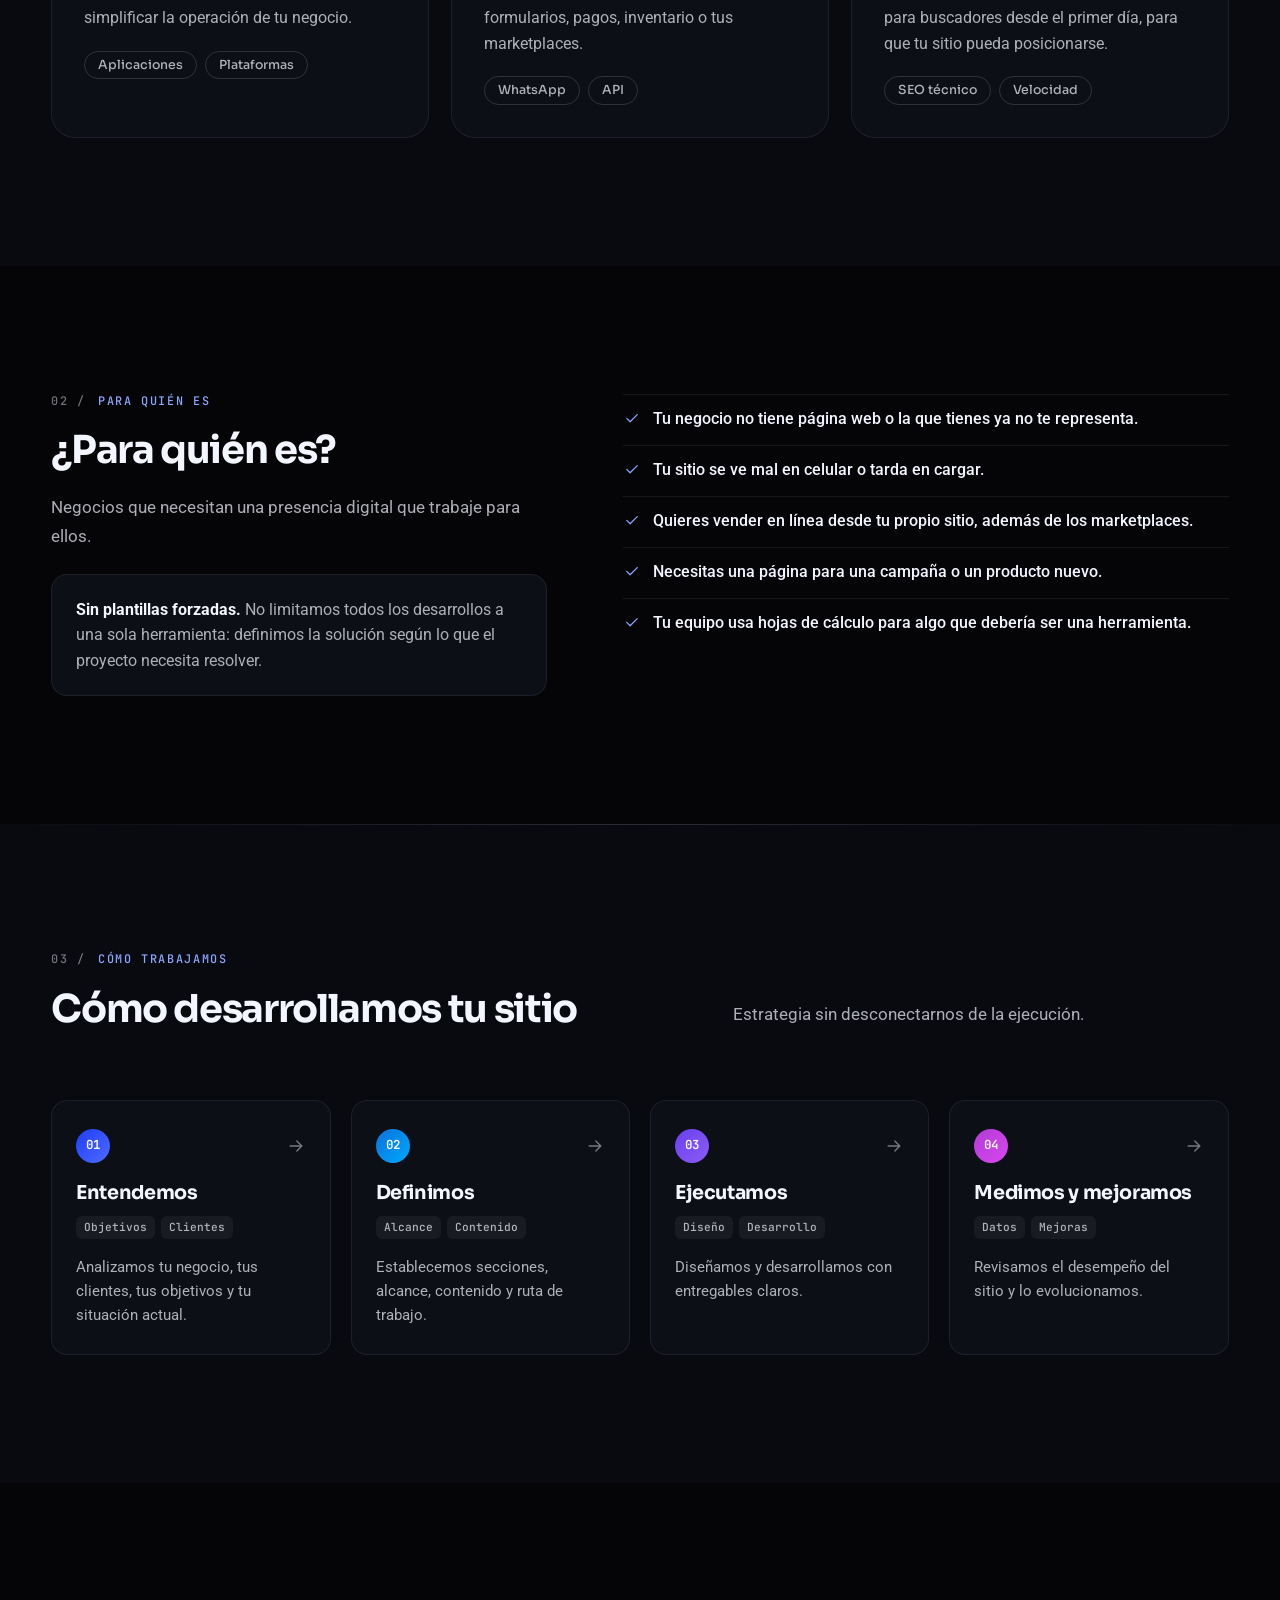
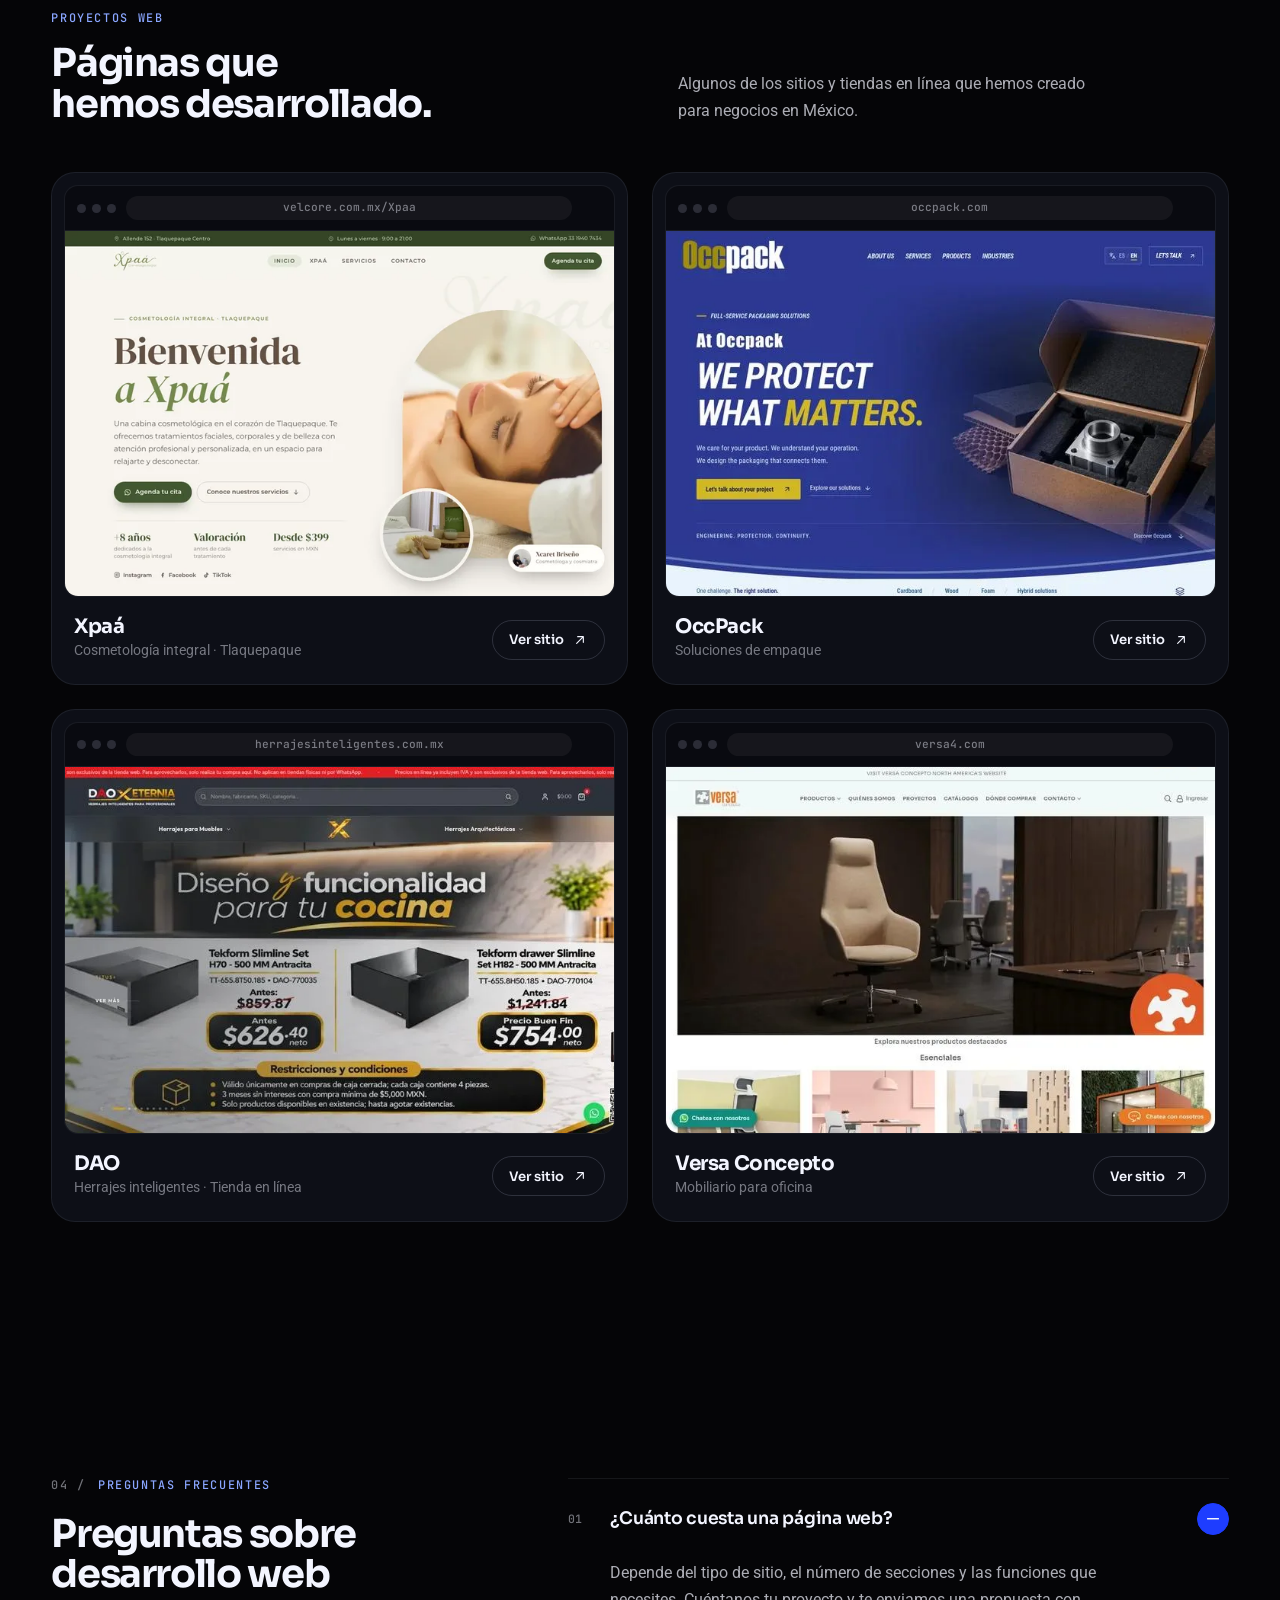
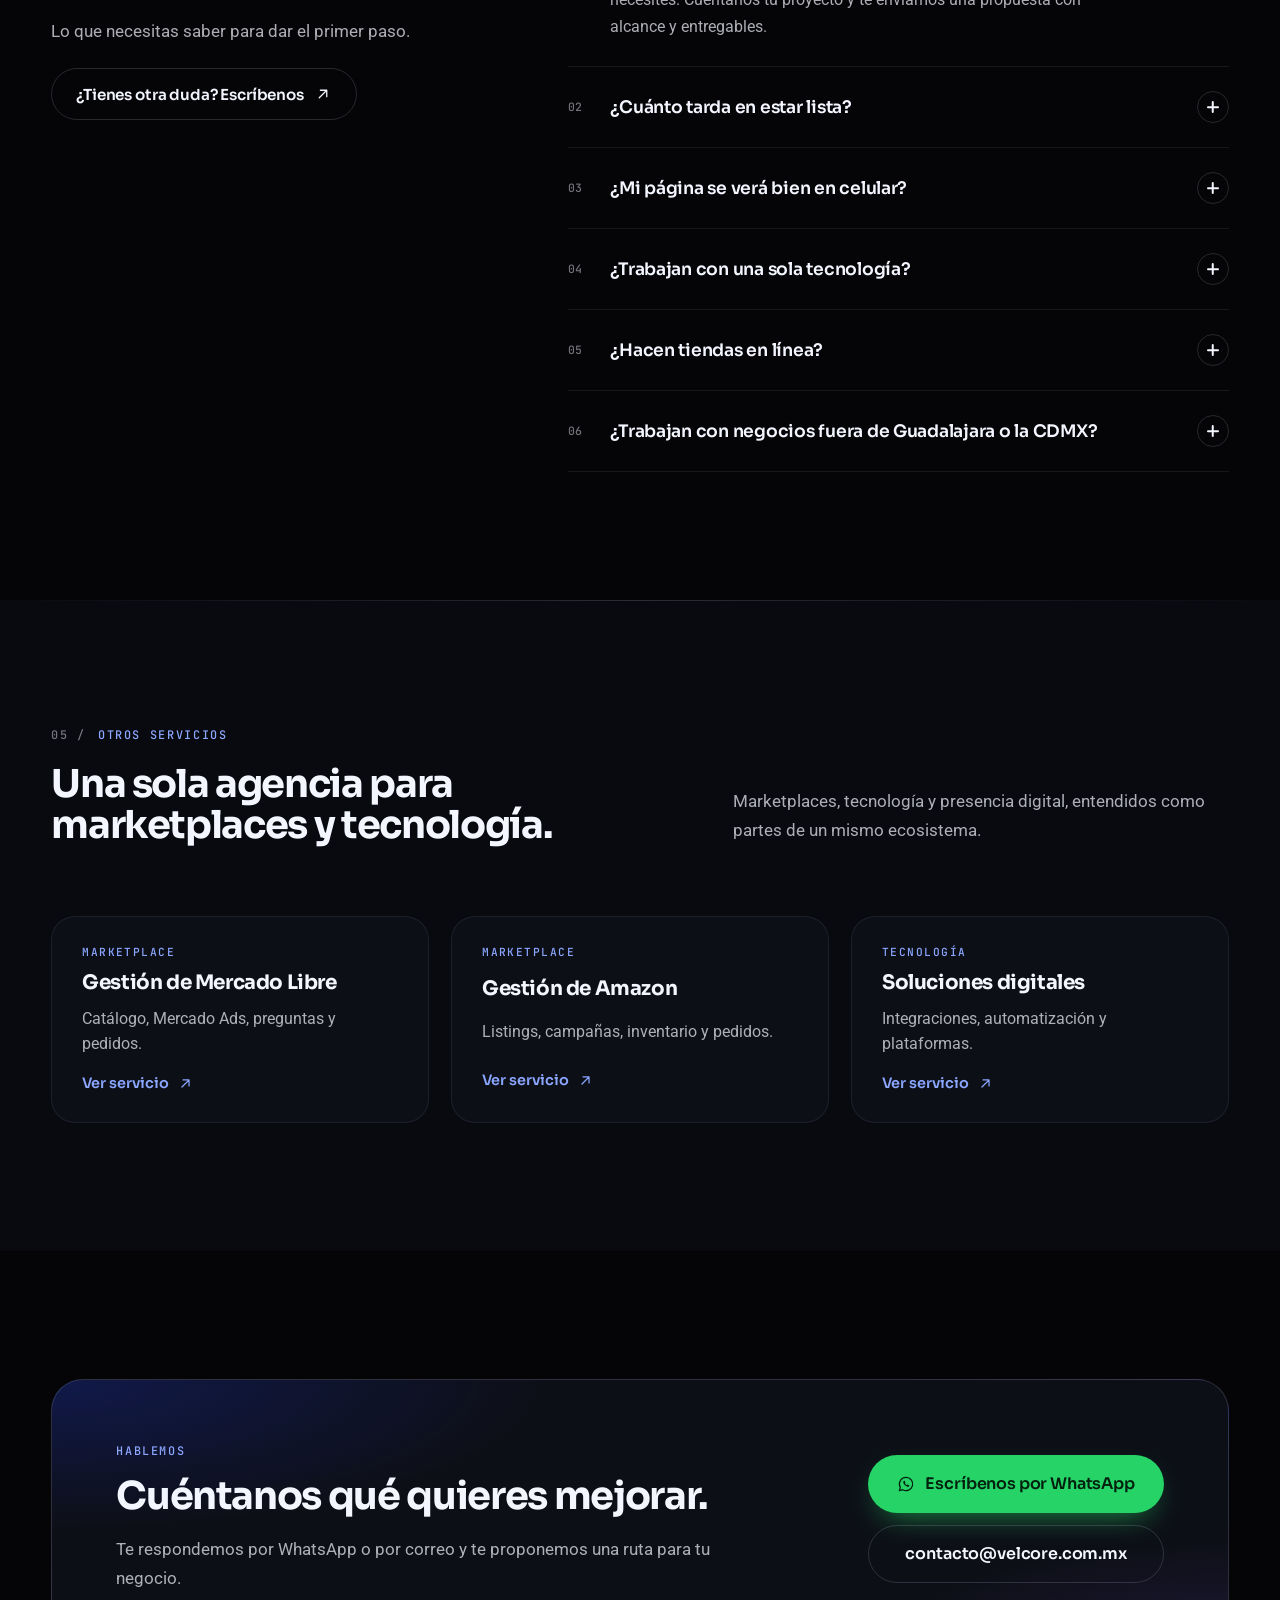
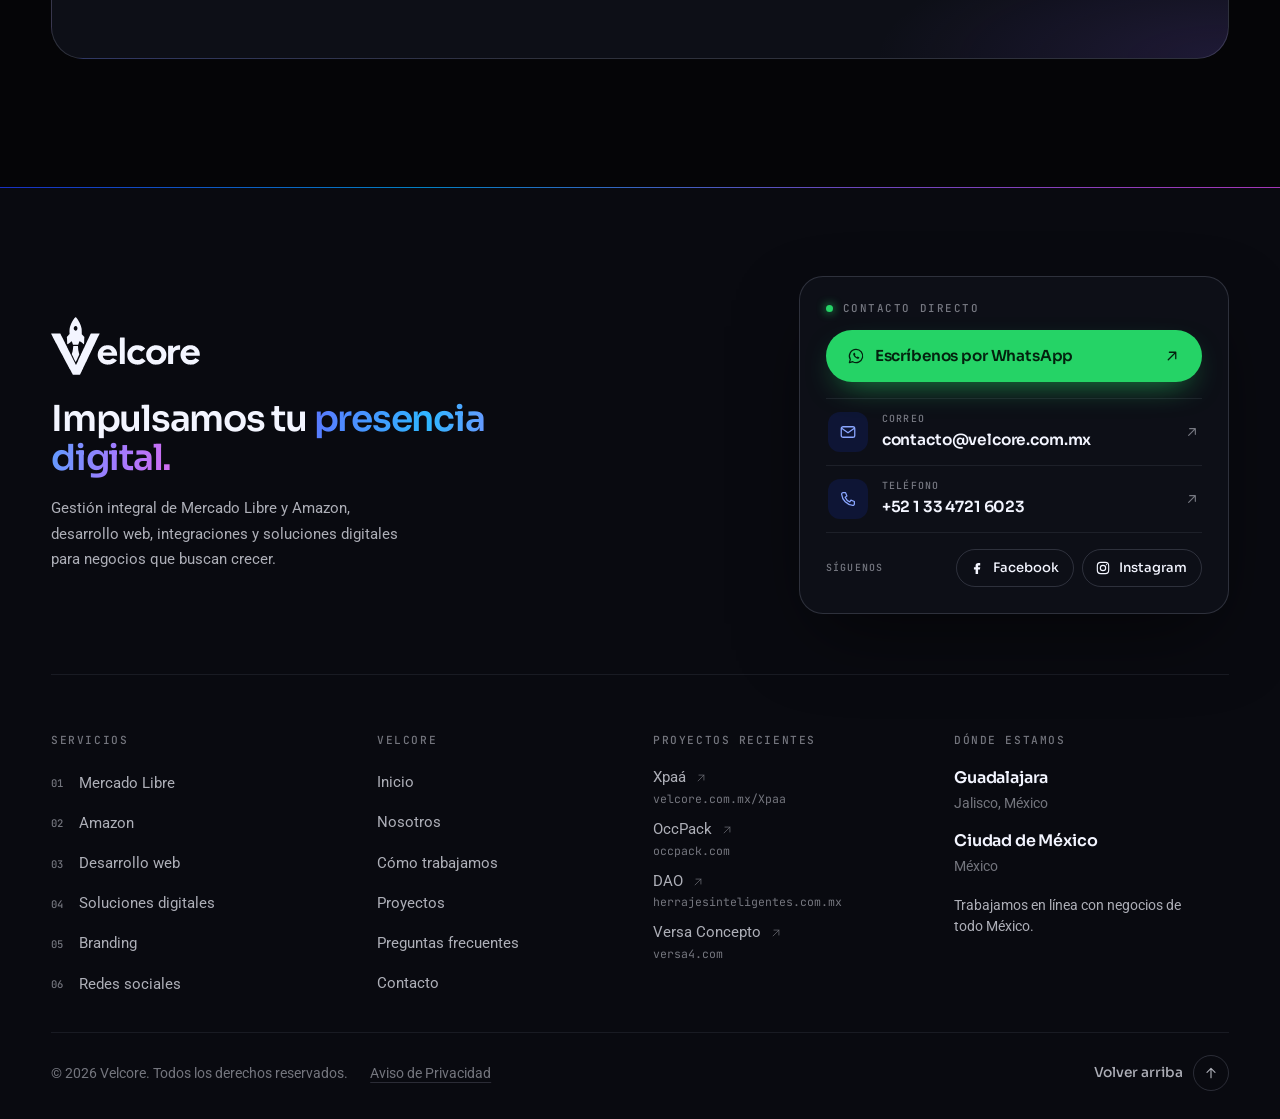
<file: desarrollo-web/index.html>
<!DOCTYPE html>
<html lang="es-MX" data-mode="dark" data-lang="es">
<head>
<meta charset="utf-8">
<meta name="viewport" content="width=device-width, initial-scale=1">
<title>Desarrollo de páginas web en Guadalajara y CDMX | Velcore</title>
<meta name="description" content="Diseñamos y desarrollamos páginas web, tiendas en línea y aplicaciones a la medida en Guadalajara y CDMX. Sitios rápidos, claros y pensados para tus clientes.">
<link rel="canonical" href="https://velcore.com.mx/desarrollo-web/">
<meta name="theme-color" content="#050507">
<meta property="og:type" content="website">
<meta property="og:locale" content="es_MX">
<meta property="og:site_name" content="Velcore">
<meta property="og:title" content="Desarrollo de páginas web en Guadalajara y CDMX | Velcore">
<meta property="og:description" content="Diseñamos y desarrollamos páginas web, tiendas en línea y aplicaciones a la medida en Guadalajara y CDMX. Sitios rápidos, claros y pensados para tus clientes.">
<meta property="og:url" content="https://velcore.com.mx/desarrollo-web/">
<meta property="og:image" content="https://velcore.com.mx/media/og-velcore.jpg">
<meta property="og:image:width" content="1200">
<meta property="og:image:height" content="630">
<meta name="twitter:card" content="summary_large_image">
<link rel="icon" type="image/png" href="/media/favicon.png">
<link rel="apple-touch-icon" href="/media/favicon.png">
<link rel="preconnect" href="https://fonts.googleapis.com">
<link rel="preconnect" href="https://fonts.gstatic.com" crossorigin>
<link href="https://fonts.googleapis.com/css2?family=JetBrains+Mono:wght@400;500&family=Roboto:wght@400;500;700&family=Sora:wght@400;500;600;700;800&display=swap" rel="stylesheet">
<link rel="stylesheet" href="/css/velcore.css?v=20261126b">
<script type="application/ld+json">
{"@context":"https://schema.org","@graph":[{"@type":"Organization","@id":"https://velcore.com.mx/#organizacion","name":"Velcore","url":"https://velcore.com.mx/","logo":"https://velcore.com.mx/media/velcore-simbolo.webp","telephone":"+52 1 33 4721 6023","email":"contacto@velcore.com.mx","sameAs":["https://www.facebook.com/profile.php?id=61584658633203","https://www.instagram.com/velcoremkt/"]},{"@type":"WebPage","@id":"https://velcore.com.mx/desarrollo-web/#pagina","url":"https://velcore.com.mx/desarrollo-web/","name":"Desarrollo de páginas web en Guadalajara y CDMX | Velcore","description":"Diseñamos y desarrollamos páginas web, tiendas en línea y aplicaciones a la medida en Guadalajara y CDMX. Sitios rápidos, claros y pensados para tus clientes.","inLanguage":"es-MX","isPartOf":{"@id":"https://velcore.com.mx/#sitio"},"about":{"@id":"https://velcore.com.mx/desarrollo-web/#servicio"},"breadcrumb":{"@id":"https://velcore.com.mx/desarrollo-web/#migas"},"primaryImageOfPage":"https://velcore.com.mx/media/og-velcore.jpg","dateModified":"2026-11-26"},{"@type":"Service","@id":"https://velcore.com.mx/desarrollo-web/#servicio","name":"Desarrollo de páginas web en Guadalajara y CDMX","serviceType":"Diseño y desarrollo de páginas web","description":"Diseñamos y desarrollamos páginas web, tiendas en línea y aplicaciones a la medida en Guadalajara y CDMX. Sitios rápidos, claros y pensados para tus clientes.","url":"https://velcore.com.mx/desarrollo-web/","provider":{"@id":"https://velcore.com.mx/#organizacion"},"areaServed":{"@type":"Country","name":"México"},"availableChannel":{"@type":"ServiceChannel","serviceUrl":"https://velcore.com.mx/desarrollo-web/","servicePhone":"+52 1 33 4721 6023"},"hasOfferCatalog":{"@type":"OfferCatalog","name":"Qué tipo de proyectos web desarrollamos","itemListElement":[{"@type":"Offer","itemOffered":{"@type":"Service","name":"Páginas web para empresas","description":"Sitios claros y rápidos que explican lo que haces y llevan a tus visitantes al contacto, adaptados a celular, tableta y computadora."}},{"@type":"Offer","itemOffered":{"@type":"Service","name":"Tiendas en línea","description":"E-commerce con catálogo, carrito y pagos para vender directo desde tu sitio, conectado con tu operación."}},{"@type":"Offer","itemOffered":{"@type":"Service","name":"Landing pages","description":"Páginas enfocadas en un producto, servicio o campaña, pensadas para convertir visitas en contactos."}},{"@type":"Offer","itemOffered":{"@type":"Service","name":"Aplicaciones y plataformas","description":"Herramientas web para centralizar y simplificar la operación de tu negocio."}},{"@type":"Offer","itemOffered":{"@type":"Service","name":"Integraciones","description":"Conectamos tu sitio con WhatsApp, formularios, pagos, inventario o tus marketplaces."}},{"@type":"Offer","itemOffered":{"@type":"Service","name":"Bases para Google","description":"Estructura, velocidad, versión móvil y datos para buscadores desde el primer día, para que tu sitio pueda posicionarse."}}]}},{"@type":"BreadcrumbList","@id":"https://velcore.com.mx/desarrollo-web/#migas","itemListElement":[{"@type":"ListItem","position":1,"name":"Inicio","item":"https://velcore.com.mx/"},{"@type":"ListItem","position":2,"name":"Servicios","item":"https://velcore.com.mx/#servicios"},{"@type":"ListItem","position":3,"name":"Desarrollo web","item":"https://velcore.com.mx/desarrollo-web/"}]},{"@type":"FAQPage","@id":"https://velcore.com.mx/desarrollo-web/#preguntas","mainEntity":[{"@type":"Question","name":"¿Cuánto cuesta una página web?","acceptedAnswer":{"@type":"Answer","text":"Depende del tipo de sitio, el número de secciones y las funciones que necesites. Cuéntanos tu proyecto y te enviamos una propuesta con alcance y entregables."}},{"@type":"Question","name":"¿Cuánto tarda en estar lista?","acceptedAnswer":{"@type":"Answer","text":"Depende del alcance. Al definir el proyecto te compartimos un calendario con las entregas de cada etapa."}},{"@type":"Question","name":"¿Mi página se verá bien en celular?","acceptedAnswer":{"@type":"Answer","text":"Sí. Diseñamos y probamos cada sitio en celular, tableta y computadora."}},{"@type":"Question","name":"¿Trabajan con una sola tecnología?","acceptedAnswer":{"@type":"Answer","text":"No. Definimos la solución en función de lo que el proyecto necesita resolver y evitamos limitar todos los desarrollos a una sola herramienta."}},{"@type":"Question","name":"¿Hacen tiendas en línea?","acceptedAnswer":{"@type":"Answer","text":"Sí. Desarrollamos tiendas en línea y también podemos conectar tu sitio con tu operación en Mercado Libre y Amazon."}},{"@type":"Question","name":"¿Trabajan con negocios fuera de Guadalajara o la CDMX?","acceptedAnswer":{"@type":"Answer","text":"Sí. Trabajamos en línea con negocios de todo México."}}]}]}
</script>
<script>try{var m=localStorage.getItem('velcore-mode');if(m==='light'||m==='dark')document.documentElement.setAttribute('data-mode',m);}catch(e){}</script>
</head>
<body class="sp">
<svg width="0" height="0" style="position:absolute" aria-hidden="true">
  <symbol id="i-arrow" viewBox="0 0 24 24"><path d="M7 17L17 7M8.5 7H17v8.5"/></symbol>
  <symbol id="i-down" viewBox="0 0 24 24"><path d="M12 5v14M6 13l6 6 6-6"/></symbol>
  <symbol id="i-right" viewBox="0 0 24 24"><path d="M5 12h14M13 6l6 6-6 6"/></symbol>
  <symbol id="i-bag" viewBox="0 0 24 24"><path d="M5 8h14l-1.2 12H6.2L5 8z"/><path d="M9 10V6.5a3 3 0 0 1 6 0V10"/></symbol>
  <symbol id="i-box" viewBox="0 0 24 24"><path d="M3.5 7.5L12 3l8.5 4.5v9L12 21l-8.5-4.5v-9z"/><path d="M3.5 7.5L12 12l8.5-4.5M12 12v9"/></symbol>
  <symbol id="i-code" viewBox="0 0 24 24"><path d="M8 8l-4 4 4 4M16 8l4 4-4 4M13.5 5l-3 14"/></symbol>
  <symbol id="i-nodes" viewBox="0 0 24 24"><circle cx="6" cy="6" r="2.5"/><circle cx="18" cy="6" r="2.5"/><circle cx="12" cy="18" r="2.5"/><path d="M8.5 6h7M7.2 8.2l3.6 7.6M16.8 8.2l-3.6 7.6"/></symbol>
  <symbol id="i-pen" viewBox="0 0 24 24"><path d="M12 20h8"/><path d="M16.5 3.6a2.1 2.1 0 0 1 3 3L7.5 18.6 3.5 19.5l.9-4L16.5 3.6z"/></symbol>
  <symbol id="i-chat" viewBox="0 0 24 24"><path d="M20.5 11.5a8.2 8.2 0 0 1-12 7.3L4 20l1.2-4.3A8.2 8.2 0 1 1 20.5 11.5z"/><path d="M8.5 11.5h.01M12.3 11.5h.01M16 11.5h.01"/></symbol>
  <symbol id="i-check" viewBox="0 0 24 24"><path d="M5 12.5l4.5 4.5L19 7.5"/></symbol>
  <symbol id="i-mail" viewBox="0 0 24 24"><rect x="3" y="5" width="18" height="14" rx="2.5"/><path d="M3.5 7l8.5 6 8.5-6"/></symbol>
  <symbol id="i-phone" viewBox="0 0 24 24"><path d="M5.5 3.5h3.2l1.8 4.6-2.3 1.5a11.5 11.5 0 0 0 6.2 6.2l1.5-2.3 4.6 1.8v3.2a2 2 0 0 1-2.2 2A16.5 16.5 0 0 1 3.5 5.7a2 2 0 0 1 2-2.2z"/></symbol>
  <symbol id="i-pin" viewBox="0 0 24 24"><path d="M12 21s-6.8-6-6.8-11.6a6.8 6.8 0 0 1 13.6 0C18.8 15 12 21 12 21z"/><circle cx="12" cy="9.4" r="2.4"/></symbol>
  <symbol id="i-sun" viewBox="0 0 24 24"><circle cx="12" cy="12" r="4"/><path d="M12 2.5v2M12 19.5v2M4.6 4.6L6 6M18 18l1.4 1.4M2.5 12h2M19.5 12h2M4.6 19.4L6 18M18 6l1.4-1.4"/></symbol>
  <symbol id="i-moon" viewBox="0 0 24 24"><path d="M20 14.6A8.3 8.3 0 0 1 9.4 4a8.3 8.3 0 1 0 10.6 10.6z"/></symbol>
  <symbol id="i-menu" viewBox="0 0 24 24"><path d="M4 7h16M4 12h16M4 17h10"/></symbol>
  <symbol id="i-close" viewBox="0 0 24 24"><path d="M6 6l12 12M18 6L6 18"/></symbol>
  <symbol id="i-growth" viewBox="0 0 24 24"><path d="M3.5 17l6-6 4 4 7-7"/><path d="M15 8h5.5v5.5"/></symbol>
  <symbol id="i-layers" viewBox="0 0 24 24"><path d="M12 3.5l8.5 4.5L12 12.5 3.5 8 12 3.5z"/><path d="M3.5 12.5L12 17l8.5-4.5M3.5 16.5L12 21l8.5-4.5"/></symbol>
  <symbol id="i-store" viewBox="0 0 24 24"><path d="M4 9.5V20h16V9.5"/><path d="M3 9.5L5 4h14l2 5.5a3 3 0 0 1-6 0 3 3 0 0 1-6 0 3 3 0 0 1-6 0z"/><path d="M10 20v-5h4v5"/></symbol>
  <symbol id="i-cycle" viewBox="0 0 24 24"><path d="M20 12a8 8 0 1 1-2.4-5.7"/><path d="M20 4.5V9h-4.5"/></symbol>
  <symbol id="i-wa" viewBox="0 0 24 24"><path d="M12 3.2a8.8 8.8 0 0 0-7.6 13.2L3.2 20.8l4.5-1.2A8.8 8.8 0 1 0 12 3.2z"/><path d="M9.1 7.9c.3-.4.8-.4 1.1-.1l.9 1.5c.2.3.1.7-.1.9l-.6.6a5.9 5.9 0 0 0 2.8 2.8l.6-.6c.3-.2.6-.3.9-.1l1.5.9c.3.3.3.8-.1 1.1-.7.7-1.6 1-2.5.7a8.3 8.3 0 0 1-5.3-5.3c-.3-.9 0-1.8.8-2.4z" fill="currentColor" stroke="none"/></symbol>
  <symbol id="i-fb" viewBox="0 0 24 24"><path d="M14.2 8.2h2.6V4.6h-2.9c-2.7 0-4 1.6-4 4.1v2.1H7.4v3.5h2.5V21h3.7v-6.7h2.8l.5-3.5h-3.3V9.2c0-.6.2-1 .6-1z" fill="currentColor" stroke="none"/></symbol>
  <symbol id="i-ig" viewBox="0 0 24 24"><rect x="3.5" y="3.5" width="17" height="17" rx="5"/><circle cx="12" cy="12" r="4"/><circle cx="17.2" cy="6.8" r=".9" fill="currentColor" stroke="none"/></symbol>
</svg>

<a class="sr-only" href="#main">Saltar al contenido</a>

<header class="site-header" id="site-header">
  <div class="container header-row">
    <a class="brand" href="/" aria-label="Velcore, inicio"><span class="wordmark"></span></a>
    <nav class="nav" aria-label="Principal">
      <a href="/#servicios">Servicios</a>
      <a href="/mercado-libre/">Mercado Libre</a>
      <a href="/amazon/">Amazon</a>
      <a href="/desarrollo-web/" class="active" aria-current="page">Desarrollo web</a>
      <a href="/soluciones-digitales/">Soluciones</a>
      <a href="/#nosotros">Nosotros</a>
      <a href="/#contacto">Contacto</a>
    </nav>
    <div class="header-tools">
      <button type="button" class="icon-btn mode-btn" id="mode-btn" aria-label="Cambiar a modo claro">
        <svg class="ic i-sun"><use href="#i-sun"/></svg><svg class="ic i-moon"><use href="#i-moon"/></svg>
      </button>
      <a class="btn btn-primary btn-sm header-cta" href="https://wa.me/5213347216023?text=Hola%2C%20vi%20la%20p%C3%A1gina%20de%20desarrollo%20web%20de%20Velcore%20y%20quiero%20cotizar%20un%20sitio." target="_blank" rel="noopener">Hablemos<svg class="ic ic-arrow"><use href="#i-arrow"/></svg></a>
      <button type="button" class="icon-btn menu-btn" id="menu-btn" aria-expanded="false" aria-controls="mobile-menu" aria-label="Abrir menú">
        <svg class="ic i-menu"><use href="#i-menu"/></svg><svg class="ic i-close"><use href="#i-close"/></svg>
      </button>
    </div>
  </div>
</header>
<nav class="mobile-menu" id="mobile-menu" aria-label="Menú" hidden>
  <a class="m-link" href="/#servicios"><span>Servicios</span><small>01</small></a>
  <a class="m-link" href="/mercado-libre/"><span>Mercado Libre</span><small>02</small></a>
  <a class="m-link" href="/amazon/"><span>Amazon</span><small>03</small></a>
  <a class="m-link" href="/desarrollo-web/" aria-current="page"><span>Desarrollo web</span><small>04</small></a>
  <a class="m-link" href="/soluciones-digitales/"><span>Soluciones</span><small>05</small></a>
  <a class="m-link" href="/#nosotros"><span>Nosotros</span><small>06</small></a>
  <a class="m-link" href="/#contacto"><span>Contacto</span><small>07</small></a>
  <a class="btn btn-wa btn-lg" href="https://wa.me/5213347216023?text=Hola%2C%20vi%20la%20p%C3%A1gina%20de%20desarrollo%20web%20de%20Velcore%20y%20quiero%20cotizar%20un%20sitio." target="_blank" rel="noopener"><svg class="ic"><use href="#i-wa"/></svg>Escríbenos por WhatsApp</a>
</nav>

<main id="main">

<section class="sp-hero" aria-labelledby="t-h1">
  <div class="hero-bg" aria-hidden="true"></div>
  <div class="container">
    <nav class="crumbs" aria-label="Ruta">
      <ol><li><a href="/">Inicio</a></li><li><a href="/#servicios">Servicios</a></li><li aria-current="page">Desarrollo web</li></ol>
    </nav>
    <p class="eyebrow">Desarrollo web · Sitios, e-commerce y aplicaciones</p>
    <h1 id="t-h1">Desarrollo de <em class="grad-text">páginas web</em> en Guadalajara y CDMX</h1>
    <p class="lead">No adaptamos tu negocio a una plantilla. Diseñamos y desarrollamos sitios web, tiendas en línea y aplicaciones alrededor de lo que necesitas resolver: que te encuentren, que te entiendan y que te contacten.</p>
    <div class="cta-row">
      <a class="btn btn-primary btn-lg" href="https://wa.me/5213347216023?text=Hola%2C%20vi%20la%20p%C3%A1gina%20de%20desarrollo%20web%20de%20Velcore%20y%20quiero%20cotizar%20un%20sitio." target="_blank" rel="noopener">Cotizar mi página web<svg class="ic ic-arrow"><use href="#i-arrow"/></svg></a>
      <a class="btn btn-ghost btn-lg" href="#incluye">Qué incluye<svg class="ic ic-down"><use href="#i-down"/></svg></a>
    </div>
    <dl class="hero-facts">
      <div><dt>Desde</dt><dd>2019</dd></div>
      <div><dt>Operamos en</dt><dd>Guadalajara · CDMX</dd></div>
      <div><dt>Atendemos</dt><dd>Todo México</dd></div>
    </dl>
  </div>
</section>

<section class="section alt" id="incluye" aria-labelledby="t-incluye">
  <div class="container">
    <div class="split-head">
      <div>
        <p class="sec-label"><span class="num">01</span>Servicio</p>
        <h2 id="t-incluye">Qué tipo de proyectos web desarrollamos</h2>
      </div>
      <p class="sec-sub">Cada proyecto tiene necesidades diferentes. Primero entendemos el problema y después elegimos la tecnología.</p>
    </div>
    <div class="sp-grid">
      <article class="sp-card">
        <span class="svc-ic"><svg class="ic"><use href="#i-code"/></svg></span>
        <h3>Páginas web para empresas</h3>
        <p>Sitios claros y rápidos que explican lo que haces y llevan a tus visitantes al contacto, adaptados a celular, tableta y computadora.</p>
        <ul class="tags"><li>Sitios</li><li>Celular</li></ul>
      </article>
      <article class="sp-card">
        <span class="svc-ic"><svg class="ic"><use href="#i-store"/></svg></span>
        <h3>Tiendas en línea</h3>
        <p>E-commerce con catálogo, carrito y pagos para vender directo desde tu sitio, conectado con tu operación.</p>
        <ul class="tags"><li>E-commerce</li><li>Catálogo</li></ul>
      </article>
      <article class="sp-card">
        <span class="svc-ic"><svg class="ic"><use href="#i-growth"/></svg></span>
        <h3>Landing pages</h3>
        <p>Páginas enfocadas en un producto, servicio o campaña, pensadas para convertir visitas en contactos.</p>
        <ul class="tags"><li>Campañas</li><li>Conversión</li></ul>
      </article>
      <article class="sp-card">
        <span class="svc-ic"><svg class="ic"><use href="#i-layers"/></svg></span>
        <h3>Aplicaciones y plataformas</h3>
        <p>Herramientas web para centralizar y simplificar la operación de tu negocio.</p>
        <ul class="tags"><li>Aplicaciones</li><li>Plataformas</li></ul>
      </article>
      <article class="sp-card">
        <span class="svc-ic"><svg class="ic"><use href="#i-nodes"/></svg></span>
        <h3>Integraciones</h3>
        <p>Conectamos tu sitio con WhatsApp, formularios, pagos, inventario o tus marketplaces.</p>
        <ul class="tags"><li>WhatsApp</li><li>API</li></ul>
      </article>
      <article class="sp-card">
        <span class="svc-ic"><svg class="ic"><use href="#i-check"/></svg></span>
        <h3>Bases para Google</h3>
        <p>Estructura, velocidad, versión móvil y datos para buscadores desde el primer día, para que tu sitio pueda posicionarse.</p>
        <ul class="tags"><li>SEO técnico</li><li>Velocidad</li></ul>
      </article>
    </div>
  </div>
</section>

<section class="section" aria-labelledby="t-casos">
  <div class="container sp-split">
    <div>
      <p class="sec-label"><span class="num">02</span>Para quién es</p>
      <h2 class="h2-sm" id="t-casos">¿Para quién es?</h2>
      <p class="sec-sub">Negocios que necesitan una presencia digital que trabaje para ellos.</p>
      <p class="sp-note"><b>Sin plantillas forzadas.</b> No limitamos todos los desarrollos a una sola herramienta: definimos la solución según lo que el proyecto necesita resolver.</p>
    </div>
    <ul class="checks">
          <li><svg class="ic"><use href="#i-check"/></svg><span>Tu negocio no tiene página web o la que tienes ya no te representa.</span></li>
          <li><svg class="ic"><use href="#i-check"/></svg><span>Tu sitio se ve mal en celular o tarda en cargar.</span></li>
          <li><svg class="ic"><use href="#i-check"/></svg><span>Quieres vender en línea desde tu propio sitio, además de los marketplaces.</span></li>
          <li><svg class="ic"><use href="#i-check"/></svg><span>Necesitas una página para una campaña o un producto nuevo.</span></li>
          <li><svg class="ic"><use href="#i-check"/></svg><span>Tu equipo usa hojas de cálculo para algo que debería ser una herramienta.</span></li>
    </ul>
  </div>
</section>

<section class="section alt" aria-labelledby="t-pasos">
  <div class="container">
    <div class="split-head">
      <div>
        <p class="sec-label"><span class="num">03</span>Cómo trabajamos</p>
        <h2 class="h2-sm" id="t-pasos">Cómo desarrollamos tu sitio</h2>
      </div>
      <p class="sec-sub">Estrategia sin desconectarnos de la ejecución.</p>
    </div>
    <ol class="cycle-steps">
        <li class="cy">
          <div class="cy-head"><span class="cy-n">01</span><svg class="ic cy-arrow"><use href="#i-right"/></svg></div>
          <h3>Entendemos</h3>
          <ul class="mini-tags"><li>Objetivos</li><li>Clientes</li></ul>
          <p>Analizamos tu negocio, tus clientes, tus objetivos y tu situación actual.</p>
        </li>
        <li class="cy">
          <div class="cy-head"><span class="cy-n">02</span><svg class="ic cy-arrow"><use href="#i-right"/></svg></div>
          <h3>Definimos</h3>
          <ul class="mini-tags"><li>Alcance</li><li>Contenido</li></ul>
          <p>Establecemos secciones, alcance, contenido y ruta de trabajo.</p>
        </li>
        <li class="cy">
          <div class="cy-head"><span class="cy-n">03</span><svg class="ic cy-arrow"><use href="#i-right"/></svg></div>
          <h3>Ejecutamos</h3>
          <ul class="mini-tags"><li>Diseño</li><li>Desarrollo</li></ul>
          <p>Diseñamos y desarrollamos con entregables claros.</p>
        </li>
        <li class="cy">
          <div class="cy-head"><span class="cy-n">04</span><svg class="ic cy-arrow"><use href="#i-right"/></svg></div>
          <h3>Medimos y mejoramos</h3>
          <ul class="mini-tags"><li>Datos</li><li>Mejoras</li></ul>
          <p>Revisamos el desempeño del sitio y lo evolucionamos.</p>
        </li>
    </ol>
  </div>
</section>

<section class="section" id="proyectos" aria-labelledby="t-proy">
  <div class="container">
    <div class="work-head">
      <div>
        <p class="sec-label">Proyectos web</p>
        <h2 class="h2-sm" id="t-proy">Páginas que hemos desarrollado.</h2>
      </div>
      <p>Algunos de los sitios y tiendas en línea que hemos creado para negocios en México.</p>
    </div>
    <div class="work-grid">
      <a class="work-card" href="https://velcore.com.mx/Xpaa" target="_blank" rel="noopener">
        <div class="browser"><div class="browser-bar"><span class="dots"><i></i><i></i><i></i></span><span class="url">velcore.com.mx/Xpaa</span></div><div class="shot"><img src="/media/proyecto-xpaa.webp" alt="Página de inicio del sitio de Xpaá" width="720" height="480" loading="lazy"></div></div>
        <div class="work-meta"><div><h3>Xpaá</h3><p>Cosmetología integral · Tlaquepaque</p></div><span class="work-go">Ver sitio<svg class="ic"><use href="#i-arrow"/></svg></span></div>
      </a>
      <a class="work-card" href="https://occpack.com/" target="_blank" rel="noopener">
        <div class="browser"><div class="browser-bar"><span class="dots"><i></i><i></i><i></i></span><span class="url">occpack.com</span></div><div class="shot"><img src="/media/proyecto-occpack.webp" alt="Página de inicio del sitio de OccPack" width="720" height="480" loading="lazy"></div></div>
        <div class="work-meta"><div><h3>OccPack</h3><p>Soluciones de empaque</p></div><span class="work-go">Ver sitio<svg class="ic"><use href="#i-arrow"/></svg></span></div>
      </a>
      <a class="work-card" href="https://www.herrajesinteligentes.com.mx/" target="_blank" rel="noopener">
        <div class="browser"><div class="browser-bar"><span class="dots"><i></i><i></i><i></i></span><span class="url">herrajesinteligentes.com.mx</span></div><div class="shot"><img src="/media/proyecto-dao.webp" alt="Tienda en línea de DAO Herrajes Inteligentes" width="720" height="480" loading="lazy"></div></div>
        <div class="work-meta"><div><h3>DAO</h3><p>Herrajes inteligentes · Tienda en línea</p></div><span class="work-go">Ver sitio<svg class="ic"><use href="#i-arrow"/></svg></span></div>
      </a>
      <a class="work-card" href="https://versa4.com/" target="_blank" rel="noopener">
        <div class="browser"><div class="browser-bar"><span class="dots"><i></i><i></i><i></i></span><span class="url">versa4.com</span></div><div class="shot"><img src="/media/proyecto-versa.webp" alt="Página de inicio del sitio de Versa Concepto" width="720" height="480" loading="lazy"></div></div>
        <div class="work-meta"><div><h3>Versa Concepto</h3><p>Mobiliario para oficina</p></div><span class="work-go">Ver sitio<svg class="ic"><use href="#i-arrow"/></svg></span></div>
      </a>
    </div>
  </div>
</section>

<section class="section" id="preguntas" aria-labelledby="t-faq">
  <div class="container faq-grid">
    <div class="faq-head">
      <p class="sec-label"><span class="num">04</span>Preguntas frecuentes</p>
      <h2 class="h2-sm" id="t-faq">Preguntas sobre desarrollo web</h2>
      <p class="sec-sub">Lo que necesitas saber para dar el primer paso.</p>
      <a class="btn btn-ghost" href="https://wa.me/5213347216023?text=Hola%2C%20vi%20la%20p%C3%A1gina%20de%20desarrollo%20web%20de%20Velcore%20y%20quiero%20cotizar%20un%20sitio." target="_blank" rel="noopener">¿Tienes otra duda? Escríbenos<svg class="ic ic-arrow"><use href="#i-arrow"/></svg></a>
    </div>
    <div class="faq-list">
      <details open>
        <summary><span class="q-n">01</span><span>¿Cuánto cuesta una página web?</span><span class="q-ic" aria-hidden="true"></span></summary>
        <div class="faq-a"><p>Depende del tipo de sitio, el número de secciones y las funciones que necesites. Cuéntanos tu proyecto y te enviamos una propuesta con alcance y entregables.</p></div>
      </details>
      <details>
        <summary><span class="q-n">02</span><span>¿Cuánto tarda en estar lista?</span><span class="q-ic" aria-hidden="true"></span></summary>
        <div class="faq-a"><p>Depende del alcance. Al definir el proyecto te compartimos un calendario con las entregas de cada etapa.</p></div>
      </details>
      <details>
        <summary><span class="q-n">03</span><span>¿Mi página se verá bien en celular?</span><span class="q-ic" aria-hidden="true"></span></summary>
        <div class="faq-a"><p>Sí. Diseñamos y probamos cada sitio en celular, tableta y computadora.</p></div>
      </details>
      <details>
        <summary><span class="q-n">04</span><span>¿Trabajan con una sola tecnología?</span><span class="q-ic" aria-hidden="true"></span></summary>
        <div class="faq-a"><p>No. Definimos la solución en función de lo que el proyecto necesita resolver y evitamos limitar todos los desarrollos a una sola herramienta.</p></div>
      </details>
      <details>
        <summary><span class="q-n">05</span><span>¿Hacen tiendas en línea?</span><span class="q-ic" aria-hidden="true"></span></summary>
        <div class="faq-a"><p>Sí. Desarrollamos tiendas en línea y también podemos conectar tu sitio con tu operación en Mercado Libre y Amazon.</p></div>
      </details>
      <details>
        <summary><span class="q-n">06</span><span>¿Trabajan con negocios fuera de Guadalajara o la CDMX?</span><span class="q-ic" aria-hidden="true"></span></summary>
        <div class="faq-a"><p>Sí. Trabajamos en línea con negocios de todo México.</p></div>
      </details>
    </div>
  </div>
</section>

<section class="section alt" aria-labelledby="t-rel">
  <div class="container">
    <div class="split-head">
      <div>
        <p class="sec-label"><span class="num">05</span>Otros servicios</p>
        <h2 class="h2-sm" id="t-rel">Una sola agencia para marketplaces y tecnología.</h2>
      </div>
      <p class="sec-sub">Marketplaces, tecnología y presencia digital, entendidos como partes de un mismo ecosistema.</p>
    </div>
    <div class="rel-grid">
      <a class="rel-card" href="/mercado-libre/">
        <small>Marketplace</small>
        <b>Gestión de Mercado Libre</b>
        <span>Catálogo, Mercado Ads, preguntas y pedidos.</span>
        <span class="go">Ver servicio<svg class="ic"><use href="#i-arrow"/></svg></span>
      </a>
      <a class="rel-card" href="/amazon/">
        <small>Marketplace</small>
        <b>Gestión de Amazon</b>
        <span>Listings, campañas, inventario y pedidos.</span>
        <span class="go">Ver servicio<svg class="ic"><use href="#i-arrow"/></svg></span>
      </a>
      <a class="rel-card" href="/soluciones-digitales/">
        <small>Tecnología</small>
        <b>Soluciones digitales</b>
        <span>Integraciones, automatización y plataformas.</span>
        <span class="go">Ver servicio<svg class="ic"><use href="#i-arrow"/></svg></span>
      </a>
    </div>
  </div>
</section>

<section class="section" aria-labelledby="t-cta">
  <div class="container">
    <div class="sp-cta">
      <div>
        <p class="sec-label">Hablemos</p>
        <h2 class="h2-sm" id="t-cta">Cuéntanos qué quieres mejorar.</h2>
        <p class="sec-sub">Te respondemos por WhatsApp o por correo y te proponemos una ruta para tu negocio.</p>
      </div>
      <div class="cta-row">
        <a class="btn btn-wa btn-lg" href="https://wa.me/5213347216023?text=Hola%2C%20vi%20la%20p%C3%A1gina%20de%20desarrollo%20web%20de%20Velcore%20y%20quiero%20cotizar%20un%20sitio." target="_blank" rel="noopener"><svg class="ic"><use href="#i-wa"/></svg>Escríbenos por WhatsApp</a>
        <a class="btn btn-ghost btn-lg" href="mailto:contacto@velcore.com.mx">contacto@velcore.com.mx</a>
      </div>
    </div>
  </div>
</section>

</main>

<footer class="site-footer" id="footer">
  <div class="container">
    <div class="foot-top">
      <div class="foot-brand">
        <span class="wordmark" role="img" aria-label="Velcore"></span>
        <p class="foot-tag">Impulsamos tu <em>presencia digital.</em></p>
        <p class="foot-desc">Gestión integral de Mercado Libre y Amazon, desarrollo web, integraciones y soluciones digitales para negocios que buscan crecer.</p>
      </div>
      <div class="foot-contact">
        <p class="fc-label">Contacto directo</p>
        <a class="btn btn-wa fc-wa" href="https://wa.me/5213347216023?text=Hola%2C%20vi%20la%20p%C3%A1gina%20de%20desarrollo%20web%20de%20Velcore%20y%20quiero%20cotizar%20un%20sitio." target="_blank" rel="noopener"><svg class="ic"><use href="#i-wa"/></svg>Escríbenos por WhatsApp<svg class="ic ic-arrow"><use href="#i-arrow"/></svg></a>
        <ul class="fc-list">
          <li><a class="fc-row" href="mailto:contacto@velcore.com.mx"><span class="fc-ic"><svg class="ic"><use href="#i-mail"/></svg></span><span class="fc-txt"><small>Correo</small><b>contacto@velcore.com.mx</b></span><svg class="ic fc-arrow"><use href="#i-arrow"/></svg></a></li>
          <li><a class="fc-row" href="tel:+5213347216023"><span class="fc-ic"><svg class="ic"><use href="#i-phone"/></svg></span><span class="fc-txt"><small>Teléfono</small><b>+52 1 33 4721 6023</b></span><svg class="ic fc-arrow"><use href="#i-arrow"/></svg></a></li>
        </ul>
        <div class="fc-social">
          <small>Síguenos</small>
          <div>
            <a class="pill" href="https://www.facebook.com/profile.php?id=61584658633203" target="_blank" rel="noopener"><svg class="ic"><use href="#i-fb"/></svg>Facebook</a>
            <a class="pill" href="https://www.instagram.com/velcoremkt/" target="_blank" rel="noopener"><svg class="ic"><use href="#i-ig"/></svg>Instagram</a>
          </div>
        </div>
      </div>
    </div>

    <div class="foot-cols">
      <nav aria-label="Servicios">
        <h4>Servicios</h4>
        <ul class="foot-links">
          <li><a href="/mercado-libre/"><span class="n">01</span>Mercado Libre</a></li>
          <li><a href="/amazon/"><span class="n">02</span>Amazon</a></li>
          <li><a href="/desarrollo-web/"><span class="n">03</span>Desarrollo web</a></li>
          <li><a href="/soluciones-digitales/"><span class="n">04</span>Soluciones digitales</a></li>
          <li><a href="/#servicios"><span class="n">05</span>Branding</a></li>
          <li><a href="/#servicios"><span class="n">06</span>Redes sociales</a></li>
        </ul>
      </nav>
      <nav aria-label="Velcore">
        <h4>Velcore</h4>
        <ul class="foot-links">
          <li><a href="/">Inicio</a></li>
          <li><a href="/#nosotros">Nosotros</a></li>
          <li><a href="/#proceso">Cómo trabajamos</a></li>
          <li><a href="/#proyectos">Proyectos</a></li>
          <li><a href="/#faq">Preguntas frecuentes</a></li>
          <li><a href="/#contacto">Contacto</a></li>
        </ul>
      </nav>
      <div>
        <h4>Proyectos recientes</h4>
        <ul class="foot-links">
          <li><a class="proj" href="https://velcore.com.mx/Xpaa" target="_blank" rel="noopener"><span class="pname">Xpaá<svg class="ic"><use href="#i-arrow"/></svg></span><span class="dom">velcore.com.mx/Xpaa</span></a></li>
          <li><a class="proj" href="https://occpack.com/" target="_blank" rel="noopener"><span class="pname">OccPack<svg class="ic"><use href="#i-arrow"/></svg></span><span class="dom">occpack.com</span></a></li>
          <li><a class="proj" href="https://www.herrajesinteligentes.com.mx/" target="_blank" rel="noopener"><span class="pname">DAO<svg class="ic"><use href="#i-arrow"/></svg></span><span class="dom">herrajesinteligentes.com.mx</span></a></li>
          <li><a class="proj" href="https://versa4.com/" target="_blank" rel="noopener"><span class="pname">Versa Concepto<svg class="ic"><use href="#i-arrow"/></svg></span><span class="dom">versa4.com</span></a></li>
        </ul>
      </div>
      <div>
        <h4>Dónde estamos</h4>
        <div class="office"><b>Guadalajara</b><span>Jalisco, México</span></div>
        <div class="office"><b>Ciudad de México</b><span>México</span></div>
        <p class="remote">Trabajamos en línea con negocios de todo México.</p>
      </div>
    </div>

    <div class="foot-bottom">
      <div class="legal">
        <span>© <span id="year">2026</span> Velcore. Todos los derechos reservados.</span>
        <a class="text-link" href="/#aviso">Aviso de Privacidad</a>
      </div>
      <a class="to-top" href="#main"><span>Volver arriba</span><span class="circle"><svg class="ic"><use href="#i-down"/></svg></span></a>
    </div>
  </div>
</footer>

<a class="wa-float" href="https://wa.me/5213347216023?text=Hola%2C%20vi%20la%20p%C3%A1gina%20de%20desarrollo%20web%20de%20Velcore%20y%20quiero%20cotizar%20un%20sitio." target="_blank" rel="noopener" aria-label="WhatsApp"><svg class="ic"><use href="#i-wa"/></svg><span>¿Hablamos?</span></a>
<script src="/js/servicio.js?v=20261126b" defer></script>
</body>
</html>
</file>
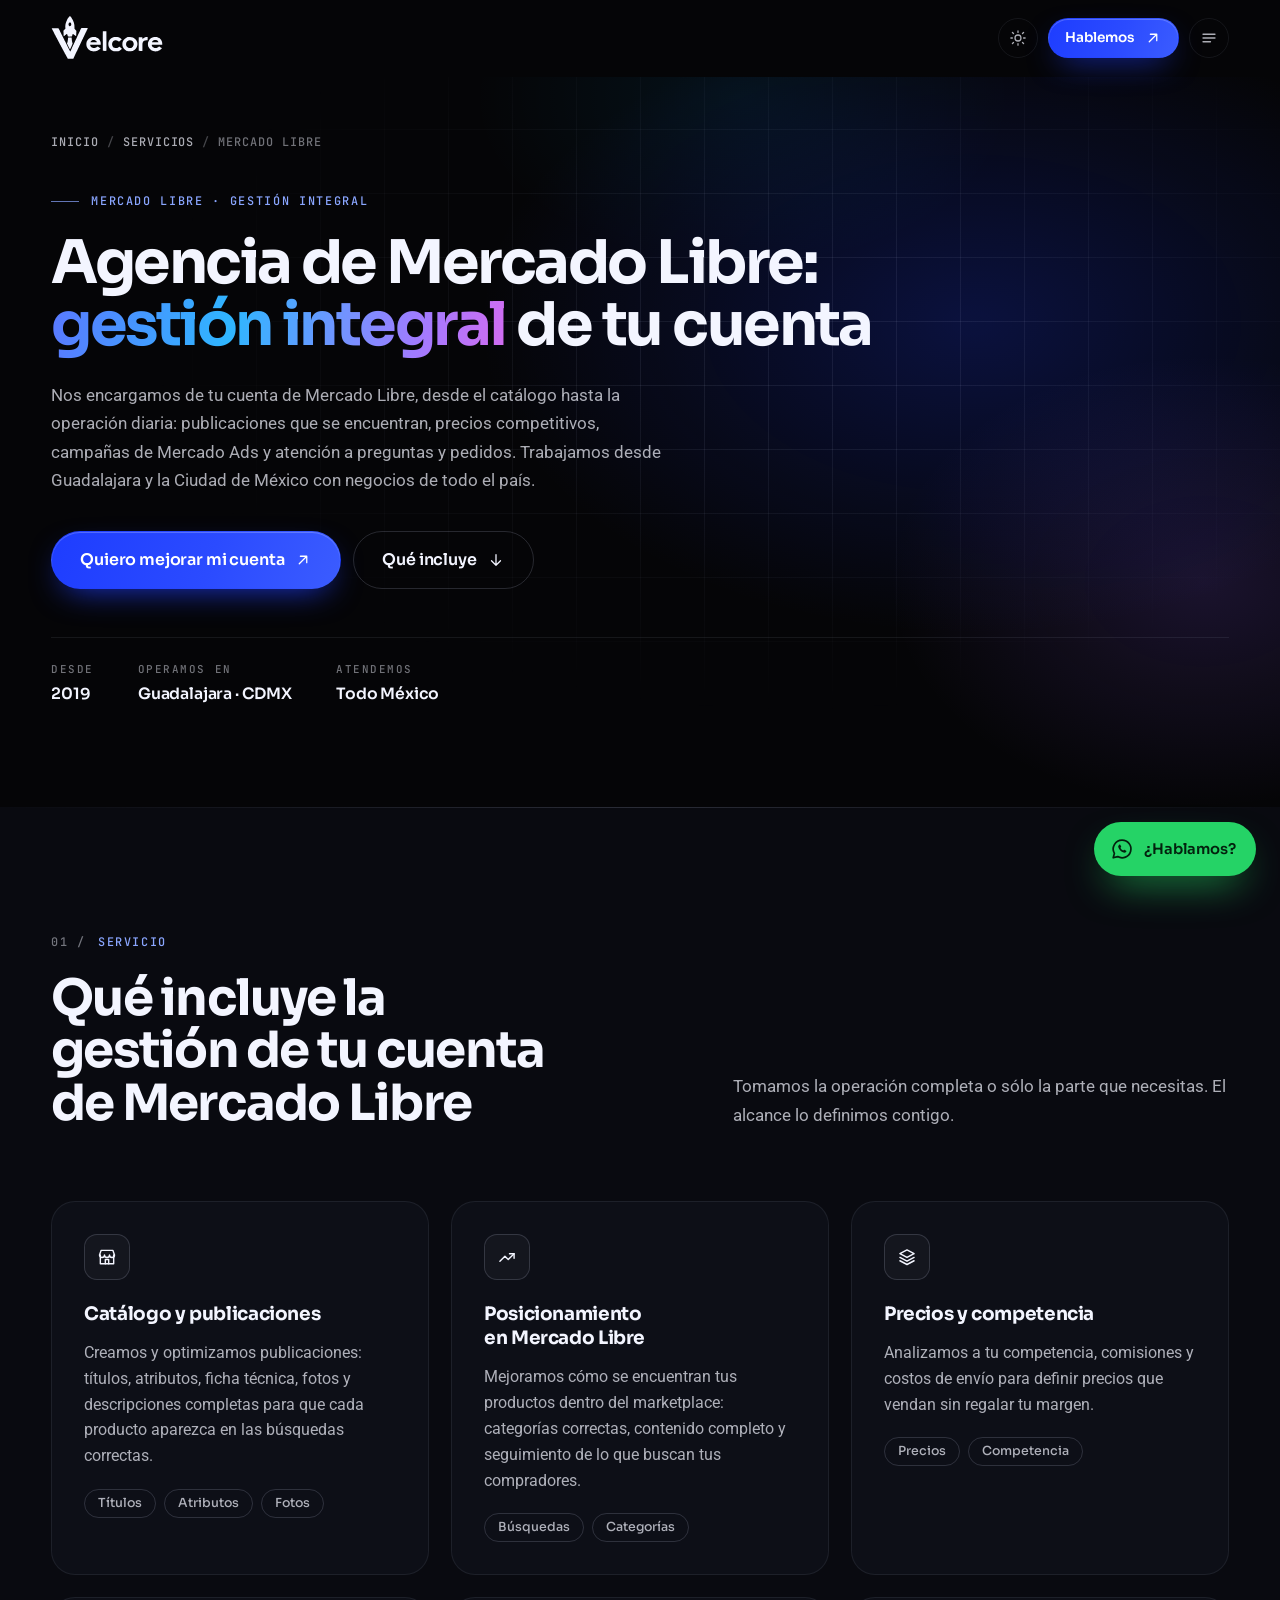
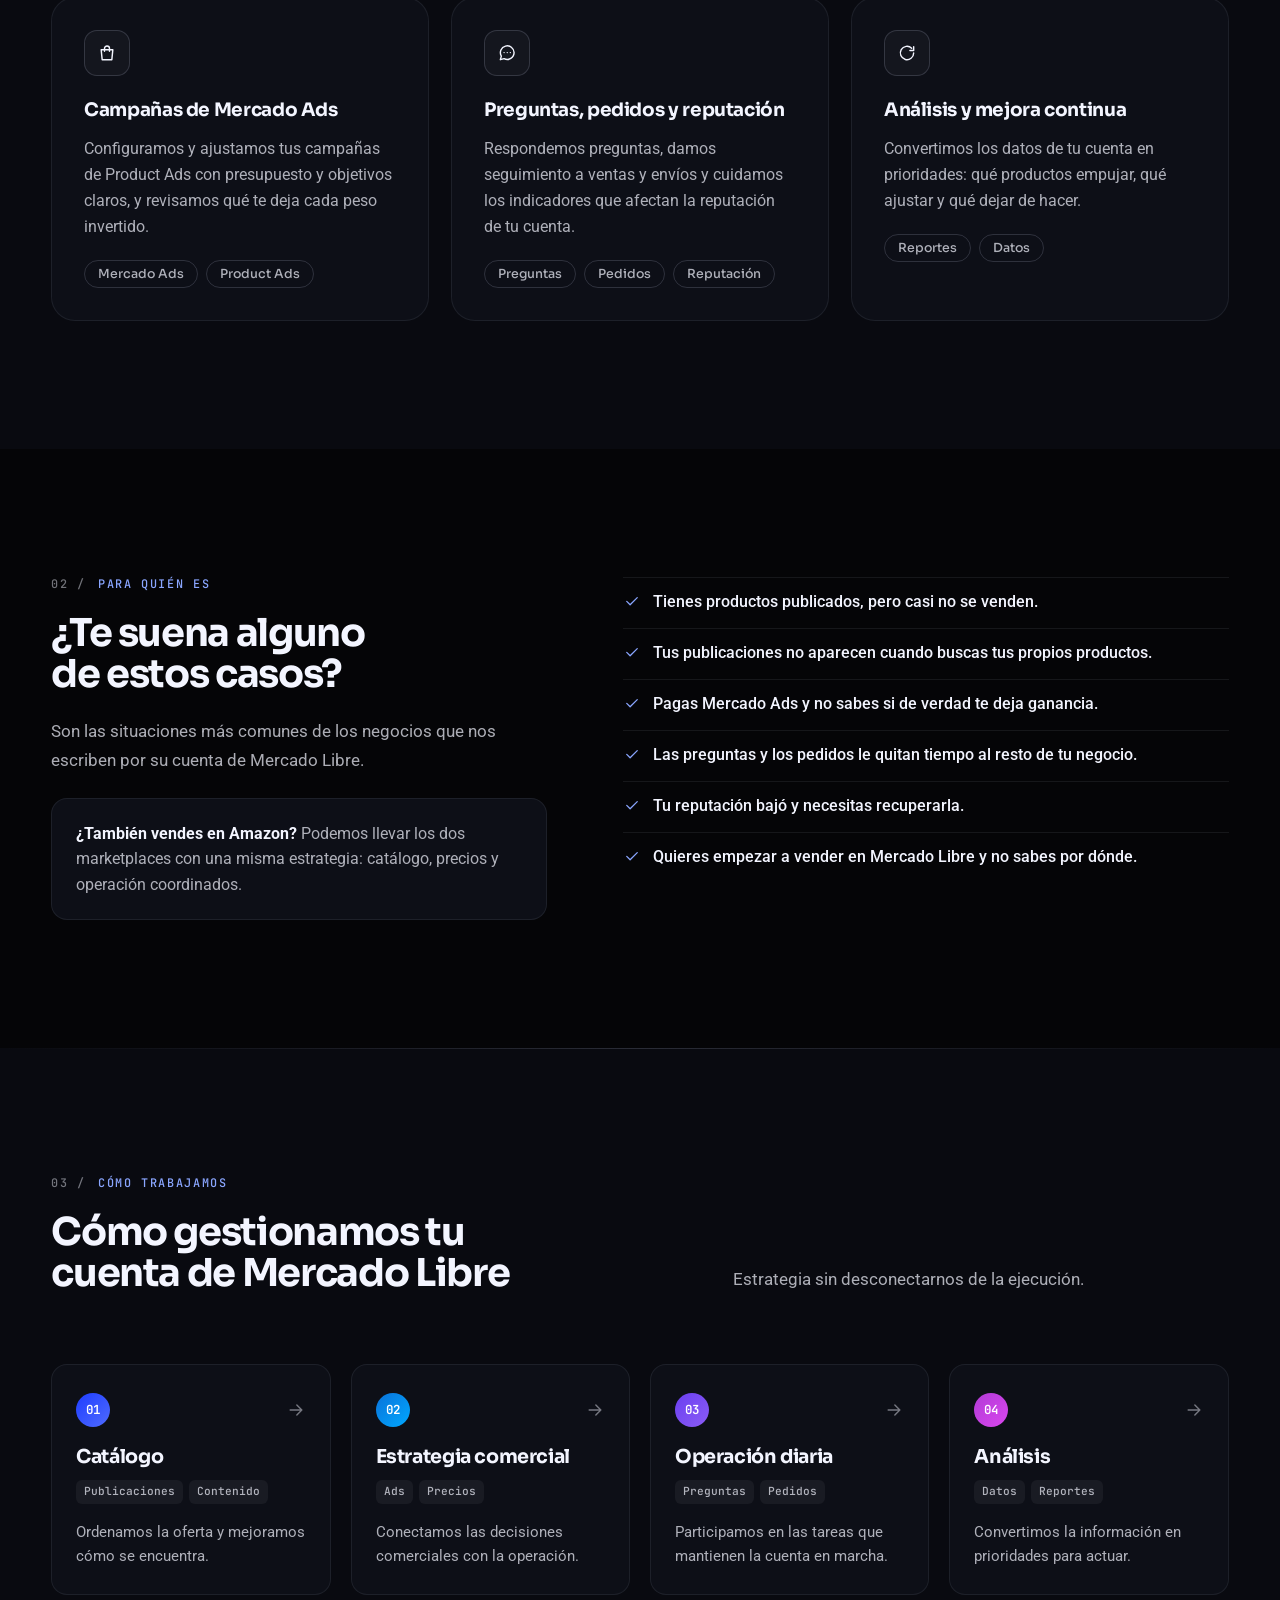
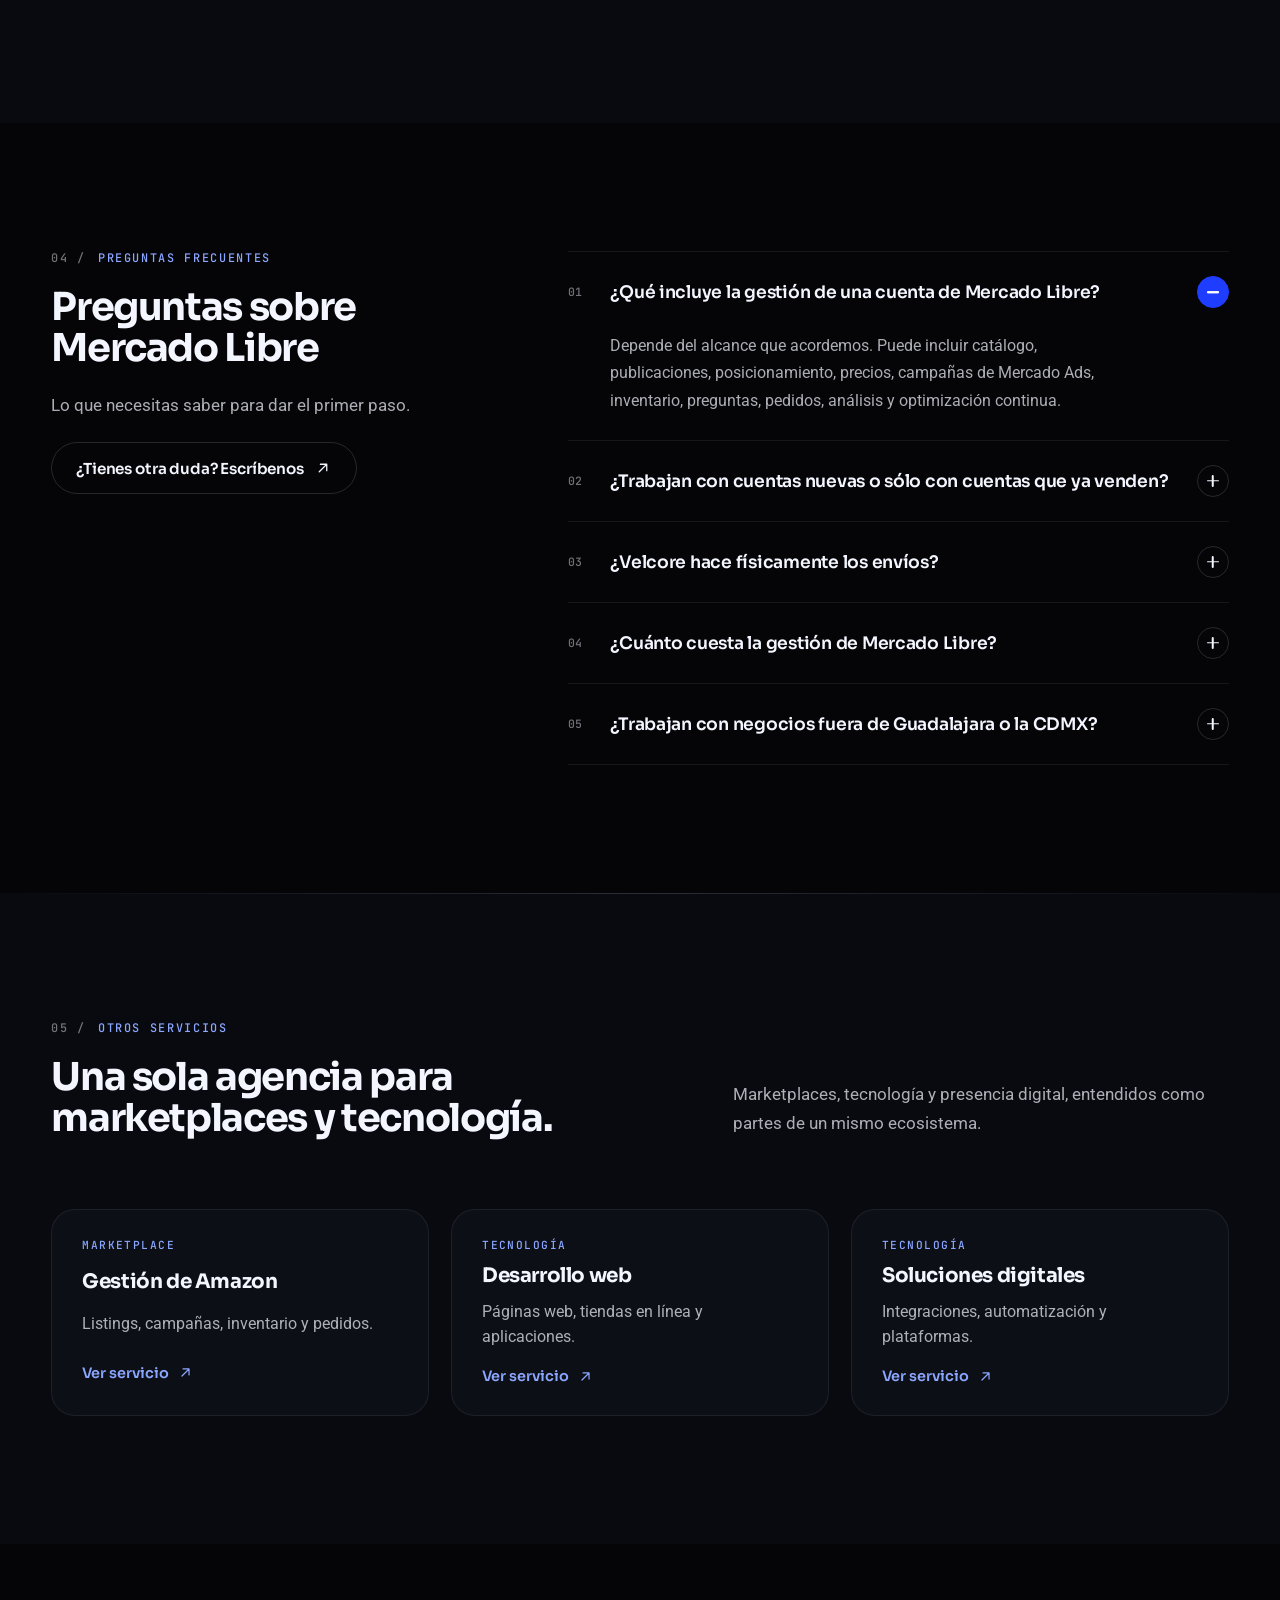
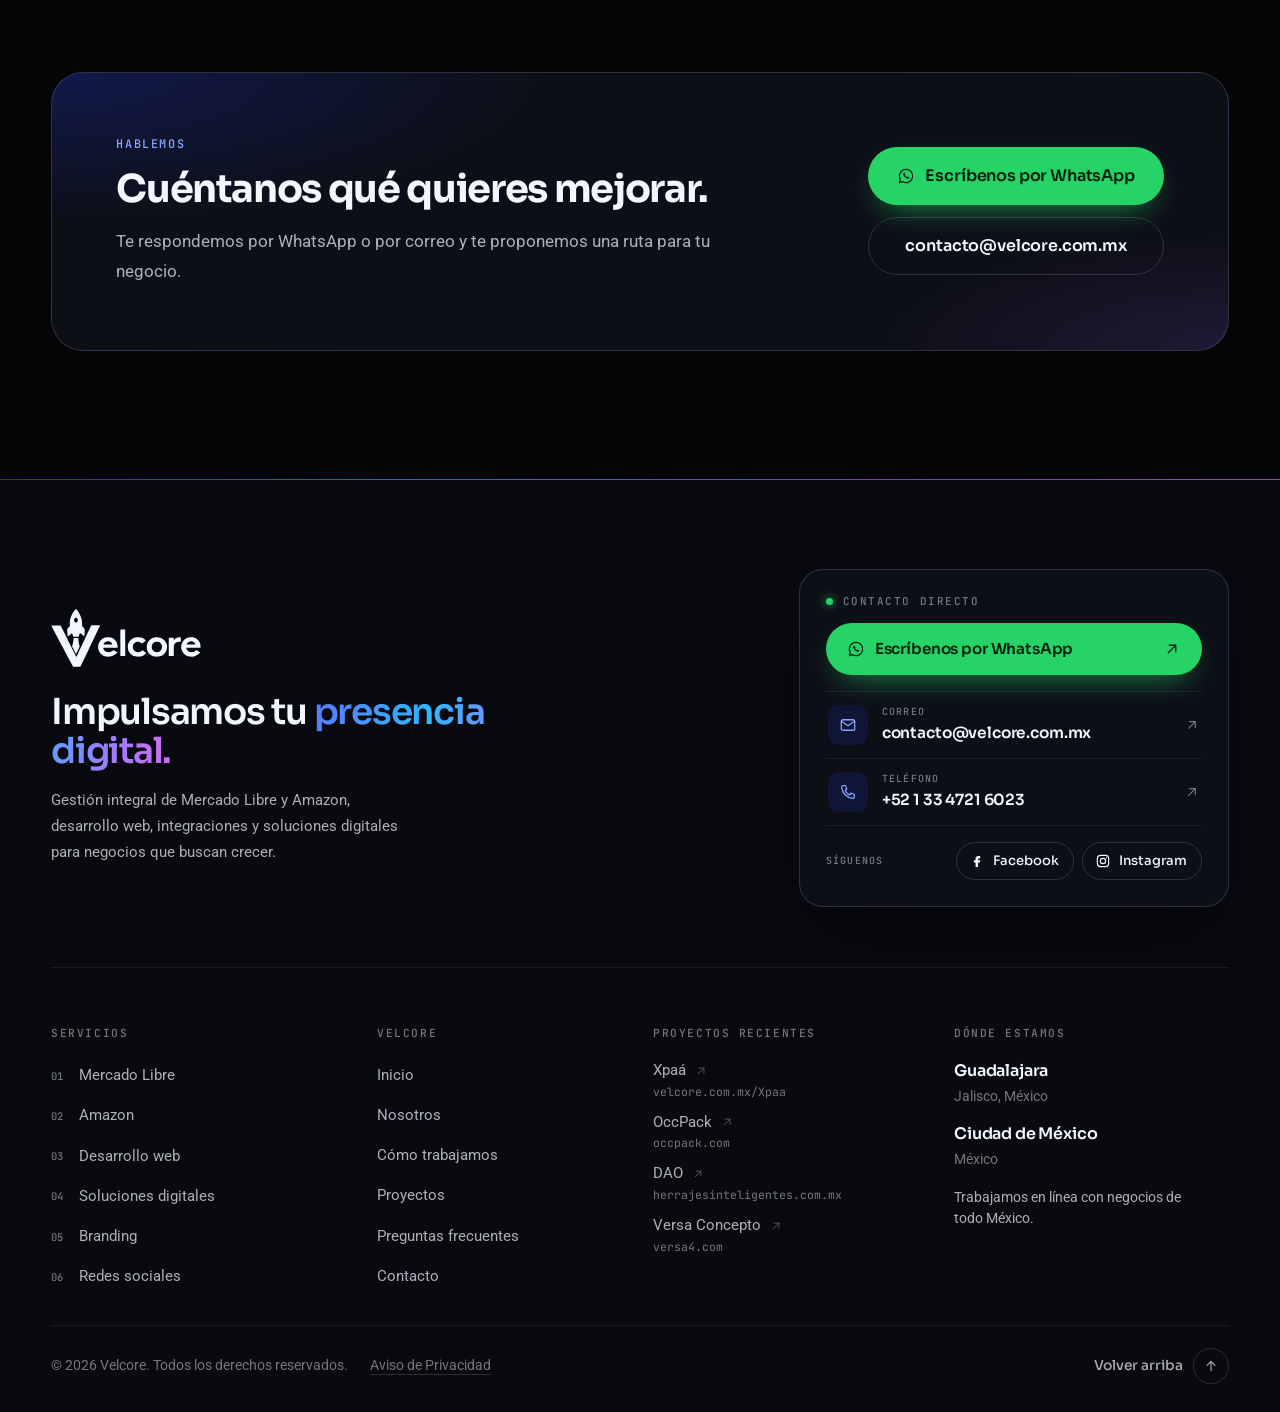
<file: mercado-libre/index.html>
<!DOCTYPE html>
<html lang="es-MX" data-mode="dark" data-lang="es">
<head>
<meta charset="utf-8">
<meta name="viewport" content="width=device-width, initial-scale=1">
<title>Agencia de Mercado Libre en México: gestión de cuentas | Velcore</title>
<meta name="description" content="Gestionamos tu cuenta de Mercado Libre de punta a punta: publicaciones, precios, Mercado Ads, preguntas, pedidos y reputación. Agencia en Guadalajara y CDMX.">
<link rel="canonical" href="https://velcore.com.mx/mercado-libre/">
<meta name="theme-color" content="#050507">
<meta property="og:type" content="website">
<meta property="og:locale" content="es_MX">
<meta property="og:site_name" content="Velcore">
<meta property="og:title" content="Agencia de Mercado Libre en México: gestión de cuentas | Velcore">
<meta property="og:description" content="Gestionamos tu cuenta de Mercado Libre de punta a punta: publicaciones, precios, Mercado Ads, preguntas, pedidos y reputación. Agencia en Guadalajara y CDMX.">
<meta property="og:url" content="https://velcore.com.mx/mercado-libre/">
<meta property="og:image" content="https://velcore.com.mx/media/og-velcore.jpg">
<meta property="og:image:width" content="1200">
<meta property="og:image:height" content="630">
<meta name="twitter:card" content="summary_large_image">
<link rel="icon" type="image/png" href="/media/favicon.png">
<link rel="apple-touch-icon" href="/media/favicon.png">
<link rel="preconnect" href="https://fonts.googleapis.com">
<link rel="preconnect" href="https://fonts.gstatic.com" crossorigin>
<link href="https://fonts.googleapis.com/css2?family=JetBrains+Mono:wght@400;500&family=Roboto:wght@400;500;700&family=Sora:wght@400;500;600;700;800&display=swap" rel="stylesheet">
<link rel="stylesheet" href="/css/velcore.css?v=20261126b">
<script type="application/ld+json">
{"@context":"https://schema.org","@graph":[{"@type":"Organization","@id":"https://velcore.com.mx/#organizacion","name":"Velcore","url":"https://velcore.com.mx/","logo":"https://velcore.com.mx/media/velcore-simbolo.webp","telephone":"+52 1 33 4721 6023","email":"contacto@velcore.com.mx","sameAs":["https://www.facebook.com/profile.php?id=61584658633203","https://www.instagram.com/velcoremkt/"]},{"@type":"WebPage","@id":"https://velcore.com.mx/mercado-libre/#pagina","url":"https://velcore.com.mx/mercado-libre/","name":"Agencia de Mercado Libre en México: gestión de cuentas | Velcore","description":"Gestionamos tu cuenta de Mercado Libre de punta a punta: publicaciones, precios, Mercado Ads, preguntas, pedidos y reputación. Agencia en Guadalajara y CDMX.","inLanguage":"es-MX","isPartOf":{"@id":"https://velcore.com.mx/#sitio"},"about":{"@id":"https://velcore.com.mx/mercado-libre/#servicio"},"breadcrumb":{"@id":"https://velcore.com.mx/mercado-libre/#migas"},"primaryImageOfPage":"https://velcore.com.mx/media/og-velcore.jpg","dateModified":"2026-11-26"},{"@type":"Service","@id":"https://velcore.com.mx/mercado-libre/#servicio","name":"Agencia de Mercado Libre: gestión integral de tu cuenta","serviceType":"Gestión de cuentas de Mercado Libre","description":"Gestionamos tu cuenta de Mercado Libre de punta a punta: publicaciones, precios, Mercado Ads, preguntas, pedidos y reputación. Agencia en Guadalajara y CDMX.","url":"https://velcore.com.mx/mercado-libre/","provider":{"@id":"https://velcore.com.mx/#organizacion"},"areaServed":{"@type":"Country","name":"México"},"availableChannel":{"@type":"ServiceChannel","serviceUrl":"https://velcore.com.mx/mercado-libre/","servicePhone":"+52 1 33 4721 6023"},"hasOfferCatalog":{"@type":"OfferCatalog","name":"Qué incluye la gestión de tu cuenta de Mercado Libre","itemListElement":[{"@type":"Offer","itemOffered":{"@type":"Service","name":"Catálogo y publicaciones","description":"Creamos y optimizamos publicaciones: títulos, atributos, ficha técnica, fotos y descripciones completas para que cada producto aparezca en las búsquedas correctas."}},{"@type":"Offer","itemOffered":{"@type":"Service","name":"Posicionamiento en Mercado Libre","description":"Mejoramos cómo se encuentran tus productos dentro del marketplace: categorías correctas, contenido completo y seguimiento de lo que buscan tus compradores."}},{"@type":"Offer","itemOffered":{"@type":"Service","name":"Precios y competencia","description":"Analizamos a tu competencia, comisiones y costos de envío para definir precios que vendan sin regalar tu margen."}},{"@type":"Offer","itemOffered":{"@type":"Service","name":"Campañas de Mercado Ads","description":"Configuramos y ajustamos tus campañas de Product Ads con presupuesto y objetivos claros, y revisamos qué te deja cada peso invertido."}},{"@type":"Offer","itemOffered":{"@type":"Service","name":"Preguntas, pedidos y reputación","description":"Respondemos preguntas, damos seguimiento a ventas y envíos y cuidamos los indicadores que afectan la reputación de tu cuenta."}},{"@type":"Offer","itemOffered":{"@type":"Service","name":"Análisis y mejora continua","description":"Convertimos los datos de tu cuenta en prioridades: qué productos empujar, qué ajustar y qué dejar de hacer."}}]}},{"@type":"BreadcrumbList","@id":"https://velcore.com.mx/mercado-libre/#migas","itemListElement":[{"@type":"ListItem","position":1,"name":"Inicio","item":"https://velcore.com.mx/"},{"@type":"ListItem","position":2,"name":"Servicios","item":"https://velcore.com.mx/#servicios"},{"@type":"ListItem","position":3,"name":"Mercado Libre","item":"https://velcore.com.mx/mercado-libre/"}]},{"@type":"FAQPage","@id":"https://velcore.com.mx/mercado-libre/#preguntas","mainEntity":[{"@type":"Question","name":"¿Qué incluye la gestión de una cuenta de Mercado Libre?","acceptedAnswer":{"@type":"Answer","text":"Depende del alcance que acordemos. Puede incluir catálogo, publicaciones, posicionamiento, precios, campañas de Mercado Ads, inventario, preguntas, pedidos, análisis y optimización continua."}},{"@type":"Question","name":"¿Trabajan con cuentas nuevas o sólo con cuentas que ya venden?","acceptedAnswer":{"@type":"Answer","text":"Con las dos. Si apenas vas a empezar, te ayudamos a preparar el catálogo y las primeras publicaciones; si ya vendes, partimos de una revisión de tu cuenta para encontrar dónde mejorar."}},{"@type":"Question","name":"¿Velcore hace físicamente los envíos?","acceptedAnswer":{"@type":"Answer","text":"Gestionamos las tareas relacionadas con los envíos dentro de la operación de la cuenta, pero la entrega física depende de los servicios logísticos de Mercado Libre y de la modalidad que uses."}},{"@type":"Question","name":"¿Cuánto cuesta la gestión de Mercado Libre?","acceptedAnswer":{"@type":"Answer","text":"Depende del tamaño de tu catálogo y de las tareas que quieras delegar. Escríbenos por WhatsApp, cuéntanos cómo está tu cuenta y te enviamos una propuesta."}},{"@type":"Question","name":"¿Trabajan con negocios fuera de Guadalajara o la CDMX?","acceptedAnswer":{"@type":"Answer","text":"Sí. Trabajamos en línea con negocios de todo México, sin depender de la ubicación física del cliente."}}]}]}
</script>
<script>try{var m=localStorage.getItem('velcore-mode');if(m==='light'||m==='dark')document.documentElement.setAttribute('data-mode',m);}catch(e){}</script>
</head>
<body class="sp">
<svg width="0" height="0" style="position:absolute" aria-hidden="true">
  <symbol id="i-arrow" viewBox="0 0 24 24"><path d="M7 17L17 7M8.5 7H17v8.5"/></symbol>
  <symbol id="i-down" viewBox="0 0 24 24"><path d="M12 5v14M6 13l6 6 6-6"/></symbol>
  <symbol id="i-right" viewBox="0 0 24 24"><path d="M5 12h14M13 6l6 6-6 6"/></symbol>
  <symbol id="i-bag" viewBox="0 0 24 24"><path d="M5 8h14l-1.2 12H6.2L5 8z"/><path d="M9 10V6.5a3 3 0 0 1 6 0V10"/></symbol>
  <symbol id="i-box" viewBox="0 0 24 24"><path d="M3.5 7.5L12 3l8.5 4.5v9L12 21l-8.5-4.5v-9z"/><path d="M3.5 7.5L12 12l8.5-4.5M12 12v9"/></symbol>
  <symbol id="i-code" viewBox="0 0 24 24"><path d="M8 8l-4 4 4 4M16 8l4 4-4 4M13.5 5l-3 14"/></symbol>
  <symbol id="i-nodes" viewBox="0 0 24 24"><circle cx="6" cy="6" r="2.5"/><circle cx="18" cy="6" r="2.5"/><circle cx="12" cy="18" r="2.5"/><path d="M8.5 6h7M7.2 8.2l3.6 7.6M16.8 8.2l-3.6 7.6"/></symbol>
  <symbol id="i-pen" viewBox="0 0 24 24"><path d="M12 20h8"/><path d="M16.5 3.6a2.1 2.1 0 0 1 3 3L7.5 18.6 3.5 19.5l.9-4L16.5 3.6z"/></symbol>
  <symbol id="i-chat" viewBox="0 0 24 24"><path d="M20.5 11.5a8.2 8.2 0 0 1-12 7.3L4 20l1.2-4.3A8.2 8.2 0 1 1 20.5 11.5z"/><path d="M8.5 11.5h.01M12.3 11.5h.01M16 11.5h.01"/></symbol>
  <symbol id="i-check" viewBox="0 0 24 24"><path d="M5 12.5l4.5 4.5L19 7.5"/></symbol>
  <symbol id="i-mail" viewBox="0 0 24 24"><rect x="3" y="5" width="18" height="14" rx="2.5"/><path d="M3.5 7l8.5 6 8.5-6"/></symbol>
  <symbol id="i-phone" viewBox="0 0 24 24"><path d="M5.5 3.5h3.2l1.8 4.6-2.3 1.5a11.5 11.5 0 0 0 6.2 6.2l1.5-2.3 4.6 1.8v3.2a2 2 0 0 1-2.2 2A16.5 16.5 0 0 1 3.5 5.7a2 2 0 0 1 2-2.2z"/></symbol>
  <symbol id="i-pin" viewBox="0 0 24 24"><path d="M12 21s-6.8-6-6.8-11.6a6.8 6.8 0 0 1 13.6 0C18.8 15 12 21 12 21z"/><circle cx="12" cy="9.4" r="2.4"/></symbol>
  <symbol id="i-sun" viewBox="0 0 24 24"><circle cx="12" cy="12" r="4"/><path d="M12 2.5v2M12 19.5v2M4.6 4.6L6 6M18 18l1.4 1.4M2.5 12h2M19.5 12h2M4.6 19.4L6 18M18 6l1.4-1.4"/></symbol>
  <symbol id="i-moon" viewBox="0 0 24 24"><path d="M20 14.6A8.3 8.3 0 0 1 9.4 4a8.3 8.3 0 1 0 10.6 10.6z"/></symbol>
  <symbol id="i-menu" viewBox="0 0 24 24"><path d="M4 7h16M4 12h16M4 17h10"/></symbol>
  <symbol id="i-close" viewBox="0 0 24 24"><path d="M6 6l12 12M18 6L6 18"/></symbol>
  <symbol id="i-growth" viewBox="0 0 24 24"><path d="M3.5 17l6-6 4 4 7-7"/><path d="M15 8h5.5v5.5"/></symbol>
  <symbol id="i-layers" viewBox="0 0 24 24"><path d="M12 3.5l8.5 4.5L12 12.5 3.5 8 12 3.5z"/><path d="M3.5 12.5L12 17l8.5-4.5M3.5 16.5L12 21l8.5-4.5"/></symbol>
  <symbol id="i-store" viewBox="0 0 24 24"><path d="M4 9.5V20h16V9.5"/><path d="M3 9.5L5 4h14l2 5.5a3 3 0 0 1-6 0 3 3 0 0 1-6 0 3 3 0 0 1-6 0z"/><path d="M10 20v-5h4v5"/></symbol>
  <symbol id="i-cycle" viewBox="0 0 24 24"><path d="M20 12a8 8 0 1 1-2.4-5.7"/><path d="M20 4.5V9h-4.5"/></symbol>
  <symbol id="i-wa" viewBox="0 0 24 24"><path d="M12 3.2a8.8 8.8 0 0 0-7.6 13.2L3.2 20.8l4.5-1.2A8.8 8.8 0 1 0 12 3.2z"/><path d="M9.1 7.9c.3-.4.8-.4 1.1-.1l.9 1.5c.2.3.1.7-.1.9l-.6.6a5.9 5.9 0 0 0 2.8 2.8l.6-.6c.3-.2.6-.3.9-.1l1.5.9c.3.3.3.8-.1 1.1-.7.7-1.6 1-2.5.7a8.3 8.3 0 0 1-5.3-5.3c-.3-.9 0-1.8.8-2.4z" fill="currentColor" stroke="none"/></symbol>
  <symbol id="i-fb" viewBox="0 0 24 24"><path d="M14.2 8.2h2.6V4.6h-2.9c-2.7 0-4 1.6-4 4.1v2.1H7.4v3.5h2.5V21h3.7v-6.7h2.8l.5-3.5h-3.3V9.2c0-.6.2-1 .6-1z" fill="currentColor" stroke="none"/></symbol>
  <symbol id="i-ig" viewBox="0 0 24 24"><rect x="3.5" y="3.5" width="17" height="17" rx="5"/><circle cx="12" cy="12" r="4"/><circle cx="17.2" cy="6.8" r=".9" fill="currentColor" stroke="none"/></symbol>
</svg>

<a class="sr-only" href="#main">Saltar al contenido</a>

<header class="site-header" id="site-header">
  <div class="container header-row">
    <a class="brand" href="/" aria-label="Velcore, inicio"><span class="wordmark"></span></a>
    <nav class="nav" aria-label="Principal">
      <a href="/#servicios">Servicios</a>
      <a href="/mercado-libre/" class="active" aria-current="page">Mercado Libre</a>
      <a href="/amazon/">Amazon</a>
      <a href="/desarrollo-web/">Desarrollo web</a>
      <a href="/soluciones-digitales/">Soluciones</a>
      <a href="/#nosotros">Nosotros</a>
      <a href="/#contacto">Contacto</a>
    </nav>
    <div class="header-tools">
      <button type="button" class="icon-btn mode-btn" id="mode-btn" aria-label="Cambiar a modo claro">
        <svg class="ic i-sun"><use href="#i-sun"/></svg><svg class="ic i-moon"><use href="#i-moon"/></svg>
      </button>
      <a class="btn btn-primary btn-sm header-cta" href="https://wa.me/5213347216023?text=Hola%2C%20vi%20la%20p%C3%A1gina%20de%20Mercado%20Libre%20de%20Velcore%20y%20quiero%20mejorar%20mi%20cuenta." target="_blank" rel="noopener">Hablemos<svg class="ic ic-arrow"><use href="#i-arrow"/></svg></a>
      <button type="button" class="icon-btn menu-btn" id="menu-btn" aria-expanded="false" aria-controls="mobile-menu" aria-label="Abrir menú">
        <svg class="ic i-menu"><use href="#i-menu"/></svg><svg class="ic i-close"><use href="#i-close"/></svg>
      </button>
    </div>
  </div>
</header>
<nav class="mobile-menu" id="mobile-menu" aria-label="Menú" hidden>
  <a class="m-link" href="/#servicios"><span>Servicios</span><small>01</small></a>
  <a class="m-link" href="/mercado-libre/" aria-current="page"><span>Mercado Libre</span><small>02</small></a>
  <a class="m-link" href="/amazon/"><span>Amazon</span><small>03</small></a>
  <a class="m-link" href="/desarrollo-web/"><span>Desarrollo web</span><small>04</small></a>
  <a class="m-link" href="/soluciones-digitales/"><span>Soluciones</span><small>05</small></a>
  <a class="m-link" href="/#nosotros"><span>Nosotros</span><small>06</small></a>
  <a class="m-link" href="/#contacto"><span>Contacto</span><small>07</small></a>
  <a class="btn btn-wa btn-lg" href="https://wa.me/5213347216023?text=Hola%2C%20vi%20la%20p%C3%A1gina%20de%20Mercado%20Libre%20de%20Velcore%20y%20quiero%20mejorar%20mi%20cuenta." target="_blank" rel="noopener"><svg class="ic"><use href="#i-wa"/></svg>Escríbenos por WhatsApp</a>
</nav>

<main id="main">

<section class="sp-hero" aria-labelledby="t-h1">
  <div class="hero-bg" aria-hidden="true"></div>
  <div class="container">
    <nav class="crumbs" aria-label="Ruta">
      <ol><li><a href="/">Inicio</a></li><li><a href="/#servicios">Servicios</a></li><li aria-current="page">Mercado Libre</li></ol>
    </nav>
    <p class="eyebrow">Mercado Libre · Gestión integral</p>
    <h1 id="t-h1">Agencia de Mercado Libre: <em class="grad-text">gestión integral</em> de tu cuenta</h1>
    <p class="lead">Nos encargamos de tu cuenta de Mercado Libre, desde el catálogo hasta la operación diaria: publicaciones que se encuentran, precios competitivos, campañas de Mercado Ads y atención a preguntas y pedidos. Trabajamos desde Guadalajara y la Ciudad de México con negocios de todo el país.</p>
    <div class="cta-row">
      <a class="btn btn-primary btn-lg" href="https://wa.me/5213347216023?text=Hola%2C%20vi%20la%20p%C3%A1gina%20de%20Mercado%20Libre%20de%20Velcore%20y%20quiero%20mejorar%20mi%20cuenta." target="_blank" rel="noopener">Quiero mejorar mi cuenta<svg class="ic ic-arrow"><use href="#i-arrow"/></svg></a>
      <a class="btn btn-ghost btn-lg" href="#incluye">Qué incluye<svg class="ic ic-down"><use href="#i-down"/></svg></a>
    </div>
    <dl class="hero-facts">
      <div><dt>Desde</dt><dd>2019</dd></div>
      <div><dt>Operamos en</dt><dd>Guadalajara · CDMX</dd></div>
      <div><dt>Atendemos</dt><dd>Todo México</dd></div>
    </dl>
  </div>
</section>

<section class="section alt" id="incluye" aria-labelledby="t-incluye">
  <div class="container">
    <div class="split-head">
      <div>
        <p class="sec-label"><span class="num">01</span>Servicio</p>
        <h2 id="t-incluye">Qué incluye la gestión de tu cuenta de Mercado Libre</h2>
      </div>
      <p class="sec-sub">Tomamos la operación completa o sólo la parte que necesitas. El alcance lo definimos contigo.</p>
    </div>
    <div class="sp-grid">
      <article class="sp-card">
        <span class="svc-ic"><svg class="ic"><use href="#i-store"/></svg></span>
        <h3>Catálogo y publicaciones</h3>
        <p>Creamos y optimizamos publicaciones: títulos, atributos, ficha técnica, fotos y descripciones completas para que cada producto aparezca en las búsquedas correctas.</p>
        <ul class="tags"><li>Títulos</li><li>Atributos</li><li>Fotos</li></ul>
      </article>
      <article class="sp-card">
        <span class="svc-ic"><svg class="ic"><use href="#i-growth"/></svg></span>
        <h3>Posicionamiento en Mercado Libre</h3>
        <p>Mejoramos cómo se encuentran tus productos dentro del marketplace: categorías correctas, contenido completo y seguimiento de lo que buscan tus compradores.</p>
        <ul class="tags"><li>Búsquedas</li><li>Categorías</li></ul>
      </article>
      <article class="sp-card">
        <span class="svc-ic"><svg class="ic"><use href="#i-layers"/></svg></span>
        <h3>Precios y competencia</h3>
        <p>Analizamos a tu competencia, comisiones y costos de envío para definir precios que vendan sin regalar tu margen.</p>
        <ul class="tags"><li>Precios</li><li>Competencia</li></ul>
      </article>
      <article class="sp-card">
        <span class="svc-ic"><svg class="ic"><use href="#i-bag"/></svg></span>
        <h3>Campañas de Mercado Ads</h3>
        <p>Configuramos y ajustamos tus campañas de Product Ads con presupuesto y objetivos claros, y revisamos qué te deja cada peso invertido.</p>
        <ul class="tags"><li>Mercado Ads</li><li>Product Ads</li></ul>
      </article>
      <article class="sp-card">
        <span class="svc-ic"><svg class="ic"><use href="#i-chat"/></svg></span>
        <h3>Preguntas, pedidos y reputación</h3>
        <p>Respondemos preguntas, damos seguimiento a ventas y envíos y cuidamos los indicadores que afectan la reputación de tu cuenta.</p>
        <ul class="tags"><li>Preguntas</li><li>Pedidos</li><li>Reputación</li></ul>
      </article>
      <article class="sp-card">
        <span class="svc-ic"><svg class="ic"><use href="#i-cycle"/></svg></span>
        <h3>Análisis y mejora continua</h3>
        <p>Convertimos los datos de tu cuenta en prioridades: qué productos empujar, qué ajustar y qué dejar de hacer.</p>
        <ul class="tags"><li>Reportes</li><li>Datos</li></ul>
      </article>
    </div>
  </div>
</section>

<section class="section" aria-labelledby="t-casos">
  <div class="container sp-split">
    <div>
      <p class="sec-label"><span class="num">02</span>Para quién es</p>
      <h2 class="h2-sm" id="t-casos">¿Te suena alguno de estos casos?</h2>
      <p class="sec-sub">Son las situaciones más comunes de los negocios que nos escriben por su cuenta de Mercado Libre.</p>
      <p class="sp-note"><b>¿También vendes en Amazon?</b> Podemos llevar los dos marketplaces con una misma estrategia: catálogo, precios y operación coordinados.</p>
    </div>
    <ul class="checks">
          <li><svg class="ic"><use href="#i-check"/></svg><span>Tienes productos publicados, pero casi no se venden.</span></li>
          <li><svg class="ic"><use href="#i-check"/></svg><span>Tus publicaciones no aparecen cuando buscas tus propios productos.</span></li>
          <li><svg class="ic"><use href="#i-check"/></svg><span>Pagas Mercado Ads y no sabes si de verdad te deja ganancia.</span></li>
          <li><svg class="ic"><use href="#i-check"/></svg><span>Las preguntas y los pedidos le quitan tiempo al resto de tu negocio.</span></li>
          <li><svg class="ic"><use href="#i-check"/></svg><span>Tu reputación bajó y necesitas recuperarla.</span></li>
          <li><svg class="ic"><use href="#i-check"/></svg><span>Quieres empezar a vender en Mercado Libre y no sabes por dónde.</span></li>
    </ul>
  </div>
</section>

<section class="section alt" aria-labelledby="t-pasos">
  <div class="container">
    <div class="split-head">
      <div>
        <p class="sec-label"><span class="num">03</span>Cómo trabajamos</p>
        <h2 class="h2-sm" id="t-pasos">Cómo gestionamos tu cuenta de Mercado Libre</h2>
      </div>
      <p class="sec-sub">Estrategia sin desconectarnos de la ejecución.</p>
    </div>
    <ol class="cycle-steps">
        <li class="cy">
          <div class="cy-head"><span class="cy-n">01</span><svg class="ic cy-arrow"><use href="#i-right"/></svg></div>
          <h3>Catálogo</h3>
          <ul class="mini-tags"><li>Publicaciones</li><li>Contenido</li></ul>
          <p>Ordenamos la oferta y mejoramos cómo se encuentra.</p>
        </li>
        <li class="cy">
          <div class="cy-head"><span class="cy-n">02</span><svg class="ic cy-arrow"><use href="#i-right"/></svg></div>
          <h3>Estrategia comercial</h3>
          <ul class="mini-tags"><li>Ads</li><li>Precios</li></ul>
          <p>Conectamos las decisiones comerciales con la operación.</p>
        </li>
        <li class="cy">
          <div class="cy-head"><span class="cy-n">03</span><svg class="ic cy-arrow"><use href="#i-right"/></svg></div>
          <h3>Operación diaria</h3>
          <ul class="mini-tags"><li>Preguntas</li><li>Pedidos</li></ul>
          <p>Participamos en las tareas que mantienen la cuenta en marcha.</p>
        </li>
        <li class="cy">
          <div class="cy-head"><span class="cy-n">04</span><svg class="ic cy-arrow"><use href="#i-right"/></svg></div>
          <h3>Análisis</h3>
          <ul class="mini-tags"><li>Datos</li><li>Reportes</li></ul>
          <p>Convertimos la información en prioridades para actuar.</p>
        </li>
    </ol>
  </div>
</section>

<section class="section" id="preguntas" aria-labelledby="t-faq">
  <div class="container faq-grid">
    <div class="faq-head">
      <p class="sec-label"><span class="num">04</span>Preguntas frecuentes</p>
      <h2 class="h2-sm" id="t-faq">Preguntas sobre Mercado Libre</h2>
      <p class="sec-sub">Lo que necesitas saber para dar el primer paso.</p>
      <a class="btn btn-ghost" href="https://wa.me/5213347216023?text=Hola%2C%20vi%20la%20p%C3%A1gina%20de%20Mercado%20Libre%20de%20Velcore%20y%20quiero%20mejorar%20mi%20cuenta." target="_blank" rel="noopener">¿Tienes otra duda? Escríbenos<svg class="ic ic-arrow"><use href="#i-arrow"/></svg></a>
    </div>
    <div class="faq-list">
      <details open>
        <summary><span class="q-n">01</span><span>¿Qué incluye la gestión de una cuenta de Mercado Libre?</span><span class="q-ic" aria-hidden="true"></span></summary>
        <div class="faq-a"><p>Depende del alcance que acordemos. Puede incluir catálogo, publicaciones, posicionamiento, precios, campañas de Mercado Ads, inventario, preguntas, pedidos, análisis y optimización continua.</p></div>
      </details>
      <details>
        <summary><span class="q-n">02</span><span>¿Trabajan con cuentas nuevas o sólo con cuentas que ya venden?</span><span class="q-ic" aria-hidden="true"></span></summary>
        <div class="faq-a"><p>Con las dos. Si apenas vas a empezar, te ayudamos a preparar el catálogo y las primeras publicaciones; si ya vendes, partimos de una revisión de tu cuenta para encontrar dónde mejorar.</p></div>
      </details>
      <details>
        <summary><span class="q-n">03</span><span>¿Velcore hace físicamente los envíos?</span><span class="q-ic" aria-hidden="true"></span></summary>
        <div class="faq-a"><p>Gestionamos las tareas relacionadas con los envíos dentro de la operación de la cuenta, pero la entrega física depende de los servicios logísticos de Mercado Libre y de la modalidad que uses.</p></div>
      </details>
      <details>
        <summary><span class="q-n">04</span><span>¿Cuánto cuesta la gestión de Mercado Libre?</span><span class="q-ic" aria-hidden="true"></span></summary>
        <div class="faq-a"><p>Depende del tamaño de tu catálogo y de las tareas que quieras delegar. Escríbenos por WhatsApp, cuéntanos cómo está tu cuenta y te enviamos una propuesta.</p></div>
      </details>
      <details>
        <summary><span class="q-n">05</span><span>¿Trabajan con negocios fuera de Guadalajara o la CDMX?</span><span class="q-ic" aria-hidden="true"></span></summary>
        <div class="faq-a"><p>Sí. Trabajamos en línea con negocios de todo México, sin depender de la ubicación física del cliente.</p></div>
      </details>
    </div>
  </div>
</section>

<section class="section alt" aria-labelledby="t-rel">
  <div class="container">
    <div class="split-head">
      <div>
        <p class="sec-label"><span class="num">05</span>Otros servicios</p>
        <h2 class="h2-sm" id="t-rel">Una sola agencia para marketplaces y tecnología.</h2>
      </div>
      <p class="sec-sub">Marketplaces, tecnología y presencia digital, entendidos como partes de un mismo ecosistema.</p>
    </div>
    <div class="rel-grid">
      <a class="rel-card" href="/amazon/">
        <small>Marketplace</small>
        <b>Gestión de Amazon</b>
        <span>Listings, campañas, inventario y pedidos.</span>
        <span class="go">Ver servicio<svg class="ic"><use href="#i-arrow"/></svg></span>
      </a>
      <a class="rel-card" href="/desarrollo-web/">
        <small>Tecnología</small>
        <b>Desarrollo web</b>
        <span>Páginas web, tiendas en línea y aplicaciones.</span>
        <span class="go">Ver servicio<svg class="ic"><use href="#i-arrow"/></svg></span>
      </a>
      <a class="rel-card" href="/soluciones-digitales/">
        <small>Tecnología</small>
        <b>Soluciones digitales</b>
        <span>Integraciones, automatización y plataformas.</span>
        <span class="go">Ver servicio<svg class="ic"><use href="#i-arrow"/></svg></span>
      </a>
    </div>
  </div>
</section>

<section class="section" aria-labelledby="t-cta">
  <div class="container">
    <div class="sp-cta">
      <div>
        <p class="sec-label">Hablemos</p>
        <h2 class="h2-sm" id="t-cta">Cuéntanos qué quieres mejorar.</h2>
        <p class="sec-sub">Te respondemos por WhatsApp o por correo y te proponemos una ruta para tu negocio.</p>
      </div>
      <div class="cta-row">
        <a class="btn btn-wa btn-lg" href="https://wa.me/5213347216023?text=Hola%2C%20vi%20la%20p%C3%A1gina%20de%20Mercado%20Libre%20de%20Velcore%20y%20quiero%20mejorar%20mi%20cuenta." target="_blank" rel="noopener"><svg class="ic"><use href="#i-wa"/></svg>Escríbenos por WhatsApp</a>
        <a class="btn btn-ghost btn-lg" href="mailto:contacto@velcore.com.mx">contacto@velcore.com.mx</a>
      </div>
    </div>
  </div>
</section>

</main>

<footer class="site-footer" id="footer">
  <div class="container">
    <div class="foot-top">
      <div class="foot-brand">
        <span class="wordmark" role="img" aria-label="Velcore"></span>
        <p class="foot-tag">Impulsamos tu <em>presencia digital.</em></p>
        <p class="foot-desc">Gestión integral de Mercado Libre y Amazon, desarrollo web, integraciones y soluciones digitales para negocios que buscan crecer.</p>
      </div>
      <div class="foot-contact">
        <p class="fc-label">Contacto directo</p>
        <a class="btn btn-wa fc-wa" href="https://wa.me/5213347216023?text=Hola%2C%20vi%20la%20p%C3%A1gina%20de%20Mercado%20Libre%20de%20Velcore%20y%20quiero%20mejorar%20mi%20cuenta." target="_blank" rel="noopener"><svg class="ic"><use href="#i-wa"/></svg>Escríbenos por WhatsApp<svg class="ic ic-arrow"><use href="#i-arrow"/></svg></a>
        <ul class="fc-list">
          <li><a class="fc-row" href="mailto:contacto@velcore.com.mx"><span class="fc-ic"><svg class="ic"><use href="#i-mail"/></svg></span><span class="fc-txt"><small>Correo</small><b>contacto@velcore.com.mx</b></span><svg class="ic fc-arrow"><use href="#i-arrow"/></svg></a></li>
          <li><a class="fc-row" href="tel:+5213347216023"><span class="fc-ic"><svg class="ic"><use href="#i-phone"/></svg></span><span class="fc-txt"><small>Teléfono</small><b>+52 1 33 4721 6023</b></span><svg class="ic fc-arrow"><use href="#i-arrow"/></svg></a></li>
        </ul>
        <div class="fc-social">
          <small>Síguenos</small>
          <div>
            <a class="pill" href="https://www.facebook.com/profile.php?id=61584658633203" target="_blank" rel="noopener"><svg class="ic"><use href="#i-fb"/></svg>Facebook</a>
            <a class="pill" href="https://www.instagram.com/velcoremkt/" target="_blank" rel="noopener"><svg class="ic"><use href="#i-ig"/></svg>Instagram</a>
          </div>
        </div>
      </div>
    </div>

    <div class="foot-cols">
      <nav aria-label="Servicios">
        <h4>Servicios</h4>
        <ul class="foot-links">
          <li><a href="/mercado-libre/"><span class="n">01</span>Mercado Libre</a></li>
          <li><a href="/amazon/"><span class="n">02</span>Amazon</a></li>
          <li><a href="/desarrollo-web/"><span class="n">03</span>Desarrollo web</a></li>
          <li><a href="/soluciones-digitales/"><span class="n">04</span>Soluciones digitales</a></li>
          <li><a href="/#servicios"><span class="n">05</span>Branding</a></li>
          <li><a href="/#servicios"><span class="n">06</span>Redes sociales</a></li>
        </ul>
      </nav>
      <nav aria-label="Velcore">
        <h4>Velcore</h4>
        <ul class="foot-links">
          <li><a href="/">Inicio</a></li>
          <li><a href="/#nosotros">Nosotros</a></li>
          <li><a href="/#proceso">Cómo trabajamos</a></li>
          <li><a href="/#proyectos">Proyectos</a></li>
          <li><a href="/#faq">Preguntas frecuentes</a></li>
          <li><a href="/#contacto">Contacto</a></li>
        </ul>
      </nav>
      <div>
        <h4>Proyectos recientes</h4>
        <ul class="foot-links">
          <li><a class="proj" href="https://velcore.com.mx/Xpaa" target="_blank" rel="noopener"><span class="pname">Xpaá<svg class="ic"><use href="#i-arrow"/></svg></span><span class="dom">velcore.com.mx/Xpaa</span></a></li>
          <li><a class="proj" href="https://occpack.com/" target="_blank" rel="noopener"><span class="pname">OccPack<svg class="ic"><use href="#i-arrow"/></svg></span><span class="dom">occpack.com</span></a></li>
          <li><a class="proj" href="https://www.herrajesinteligentes.com.mx/" target="_blank" rel="noopener"><span class="pname">DAO<svg class="ic"><use href="#i-arrow"/></svg></span><span class="dom">herrajesinteligentes.com.mx</span></a></li>
          <li><a class="proj" href="https://versa4.com/" target="_blank" rel="noopener"><span class="pname">Versa Concepto<svg class="ic"><use href="#i-arrow"/></svg></span><span class="dom">versa4.com</span></a></li>
        </ul>
      </div>
      <div>
        <h4>Dónde estamos</h4>
        <div class="office"><b>Guadalajara</b><span>Jalisco, México</span></div>
        <div class="office"><b>Ciudad de México</b><span>México</span></div>
        <p class="remote">Trabajamos en línea con negocios de todo México.</p>
      </div>
    </div>

    <div class="foot-bottom">
      <div class="legal">
        <span>© <span id="year">2026</span> Velcore. Todos los derechos reservados.</span>
        <a class="text-link" href="/#aviso">Aviso de Privacidad</a>
      </div>
      <a class="to-top" href="#main"><span>Volver arriba</span><span class="circle"><svg class="ic"><use href="#i-down"/></svg></span></a>
    </div>
  </div>
</footer>

<a class="wa-float" href="https://wa.me/5213347216023?text=Hola%2C%20vi%20la%20p%C3%A1gina%20de%20Mercado%20Libre%20de%20Velcore%20y%20quiero%20mejorar%20mi%20cuenta." target="_blank" rel="noopener" aria-label="WhatsApp"><svg class="ic"><use href="#i-wa"/></svg><span>¿Hablamos?</span></a>
<script src="/js/servicio.js?v=20261126b" defer></script>
</body>
</html>
</file>
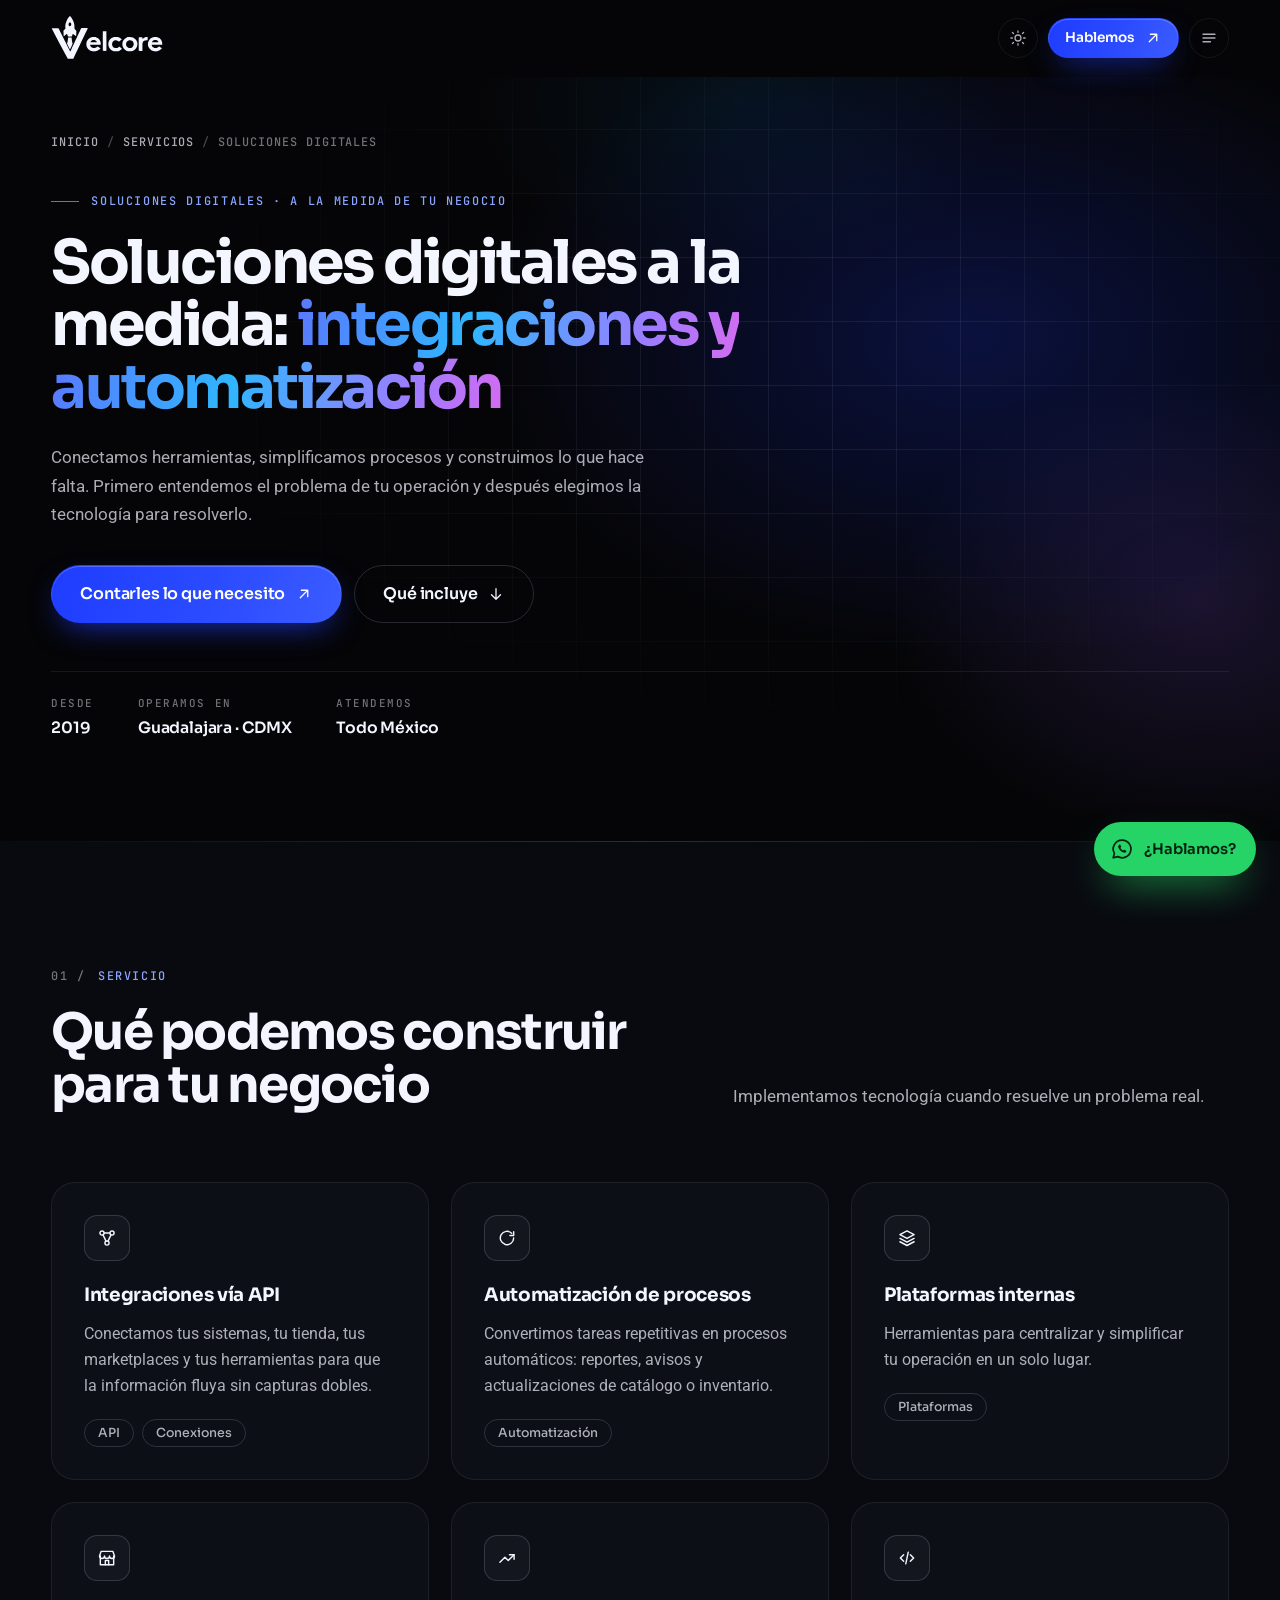
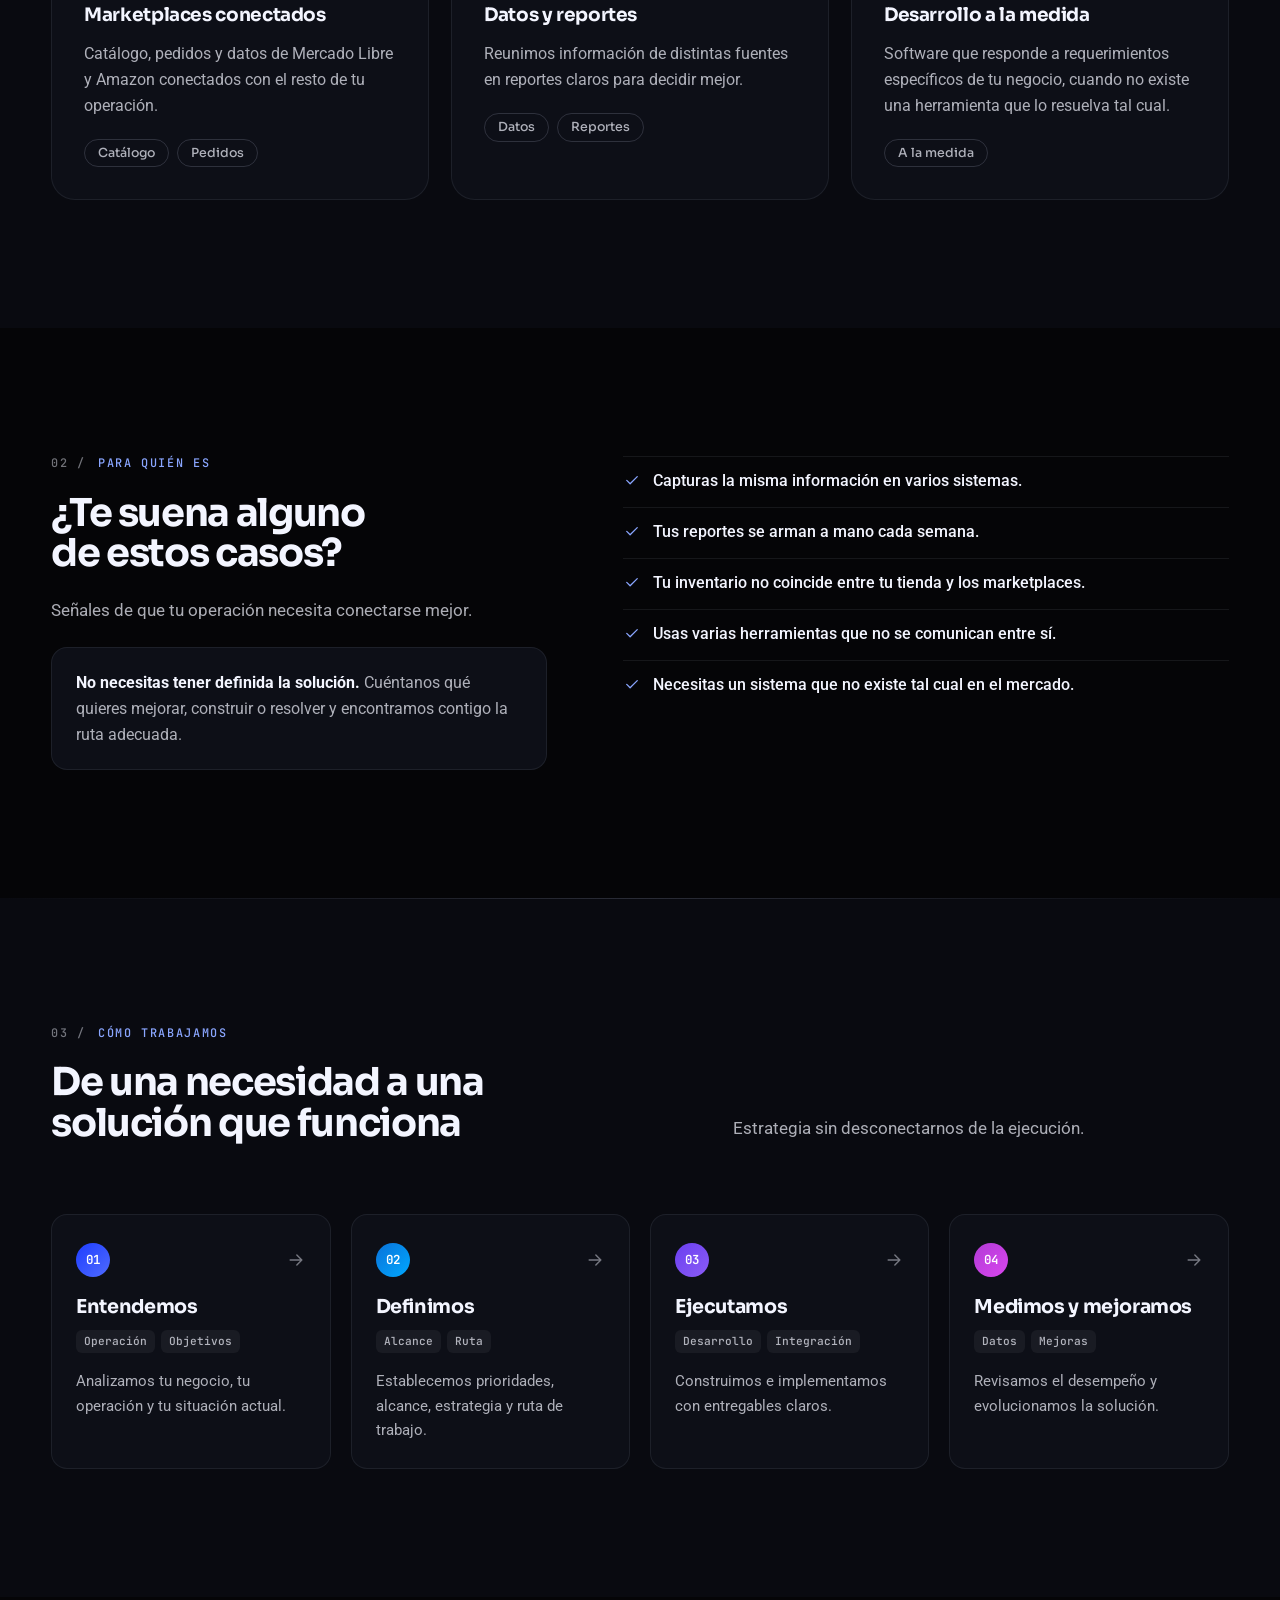
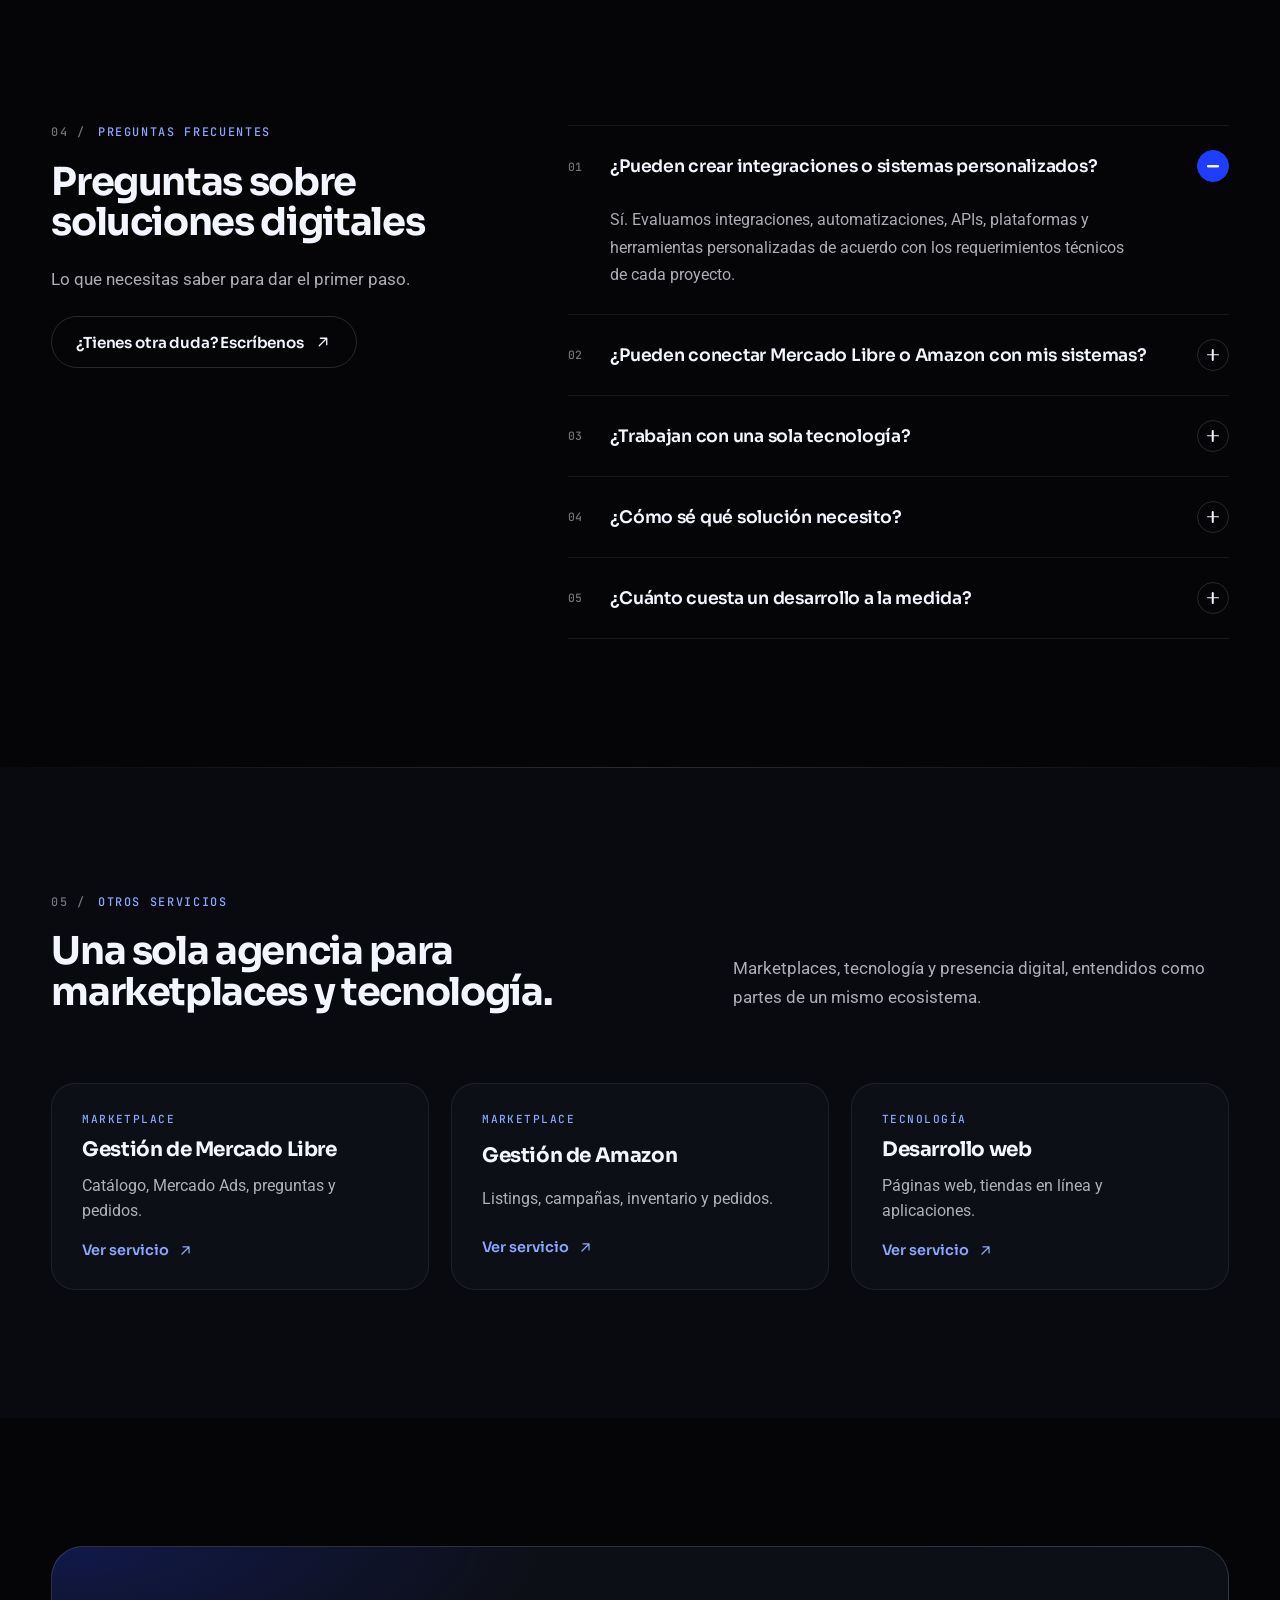
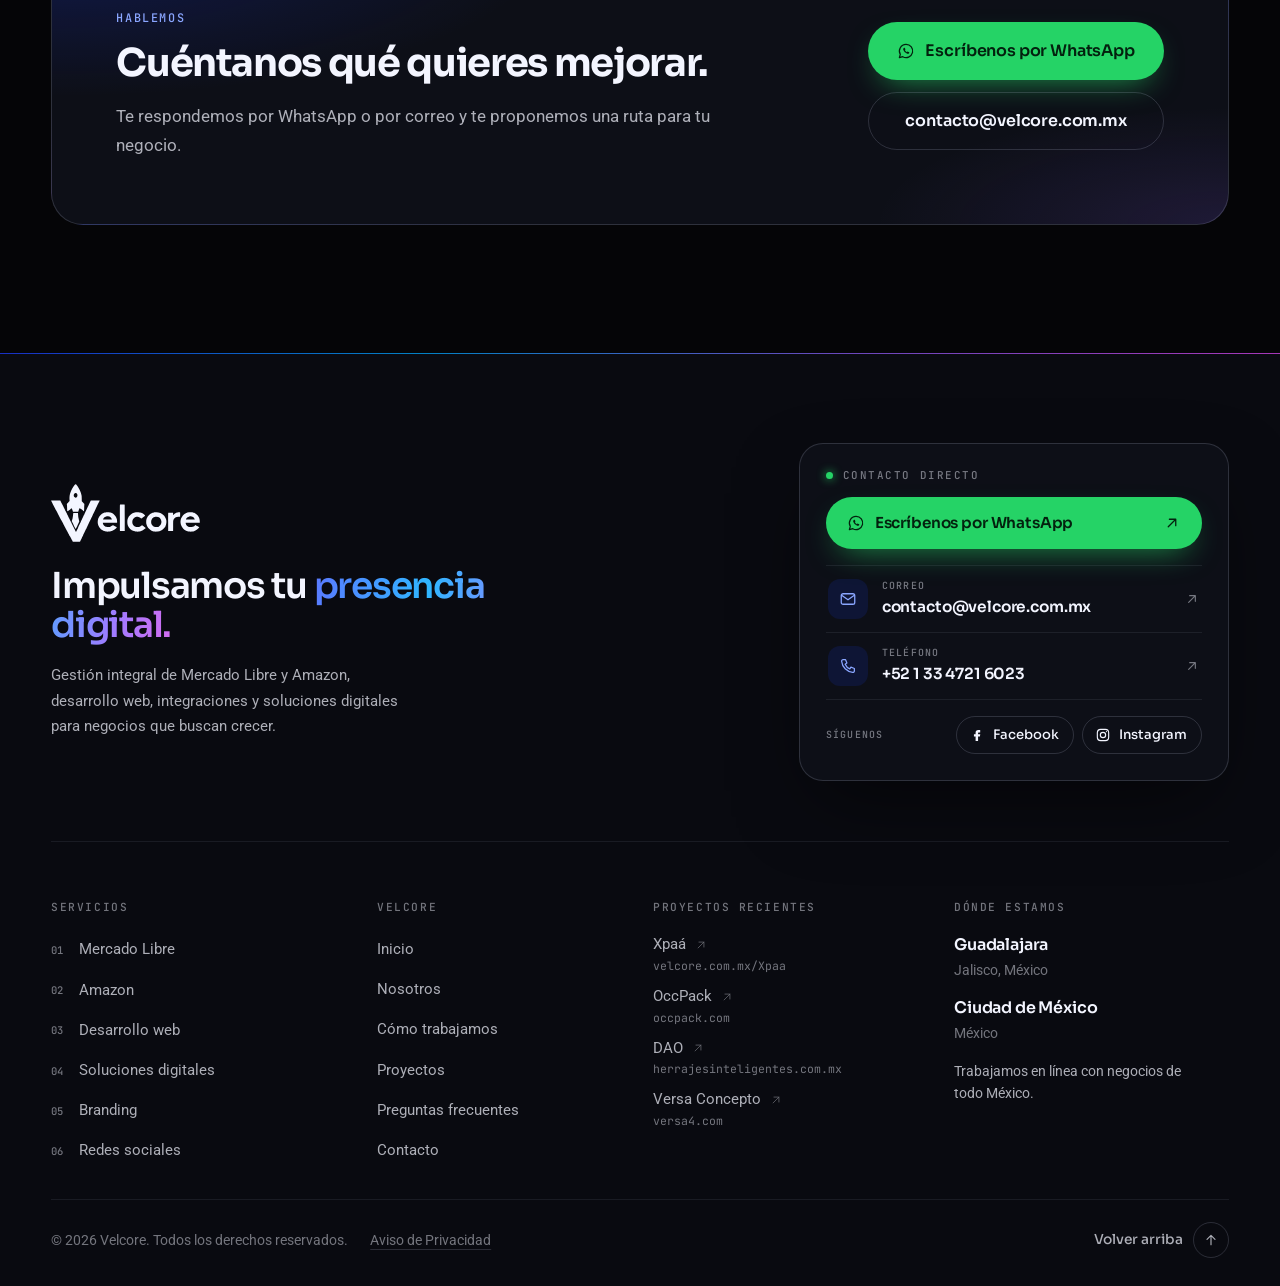
<file: soluciones-digitales/index.html>
<!DOCTYPE html>
<html lang="es-MX" data-mode="dark" data-lang="es">
<head>
<meta charset="utf-8">
<meta name="viewport" content="width=device-width, initial-scale=1">
<title>Integraciones, automatización y sistemas a la medida | Velcore</title>
<meta name="description" content="Conectamos tus herramientas, automatizamos procesos y desarrollamos plataformas a la medida: integraciones vía API con marketplaces, catálogo, pedidos y datos.">
<link rel="canonical" href="https://velcore.com.mx/soluciones-digitales/">
<meta name="theme-color" content="#050507">
<meta property="og:type" content="website">
<meta property="og:locale" content="es_MX">
<meta property="og:site_name" content="Velcore">
<meta property="og:title" content="Integraciones, automatización y sistemas a la medida | Velcore">
<meta property="og:description" content="Conectamos tus herramientas, automatizamos procesos y desarrollamos plataformas a la medida: integraciones vía API con marketplaces, catálogo, pedidos y datos.">
<meta property="og:url" content="https://velcore.com.mx/soluciones-digitales/">
<meta property="og:image" content="https://velcore.com.mx/media/og-velcore.jpg">
<meta property="og:image:width" content="1200">
<meta property="og:image:height" content="630">
<meta name="twitter:card" content="summary_large_image">
<link rel="icon" type="image/png" href="/media/favicon.png">
<link rel="apple-touch-icon" href="/media/favicon.png">
<link rel="preconnect" href="https://fonts.googleapis.com">
<link rel="preconnect" href="https://fonts.gstatic.com" crossorigin>
<link href="https://fonts.googleapis.com/css2?family=JetBrains+Mono:wght@400;500&family=Roboto:wght@400;500;700&family=Sora:wght@400;500;600;700;800&display=swap" rel="stylesheet">
<link rel="stylesheet" href="/css/velcore.css?v=20261126b">
<script type="application/ld+json">
{"@context":"https://schema.org","@graph":[{"@type":"Organization","@id":"https://velcore.com.mx/#organizacion","name":"Velcore","url":"https://velcore.com.mx/","logo":"https://velcore.com.mx/media/velcore-simbolo.webp","telephone":"+52 1 33 4721 6023","email":"contacto@velcore.com.mx","sameAs":["https://www.facebook.com/profile.php?id=61584658633203","https://www.instagram.com/velcoremkt/"]},{"@type":"WebPage","@id":"https://velcore.com.mx/soluciones-digitales/#pagina","url":"https://velcore.com.mx/soluciones-digitales/","name":"Integraciones, automatización y sistemas a la medida | Velcore","description":"Conectamos tus herramientas, automatizamos procesos y desarrollamos plataformas a la medida: integraciones vía API con marketplaces, catálogo, pedidos y datos.","inLanguage":"es-MX","isPartOf":{"@id":"https://velcore.com.mx/#sitio"},"about":{"@id":"https://velcore.com.mx/soluciones-digitales/#servicio"},"breadcrumb":{"@id":"https://velcore.com.mx/soluciones-digitales/#migas"},"primaryImageOfPage":"https://velcore.com.mx/media/og-velcore.jpg","dateModified":"2026-11-26"},{"@type":"Service","@id":"https://velcore.com.mx/soluciones-digitales/#servicio","name":"Soluciones digitales a la medida: integraciones y automatización","serviceType":"Integraciones, automatización y desarrollo de software a la medida","description":"Conectamos tus herramientas, automatizamos procesos y desarrollamos plataformas a la medida: integraciones vía API con marketplaces, catálogo, pedidos y datos.","url":"https://velcore.com.mx/soluciones-digitales/","provider":{"@id":"https://velcore.com.mx/#organizacion"},"areaServed":{"@type":"Country","name":"México"},"availableChannel":{"@type":"ServiceChannel","serviceUrl":"https://velcore.com.mx/soluciones-digitales/","servicePhone":"+52 1 33 4721 6023"},"hasOfferCatalog":{"@type":"OfferCatalog","name":"Qué podemos construir para tu negocio","itemListElement":[{"@type":"Offer","itemOffered":{"@type":"Service","name":"Integraciones vía API","description":"Conectamos tus sistemas, tu tienda, tus marketplaces y tus herramientas para que la información fluya sin capturas dobles."}},{"@type":"Offer","itemOffered":{"@type":"Service","name":"Automatización de procesos","description":"Convertimos tareas repetitivas en procesos automáticos: reportes, avisos y actualizaciones de catálogo o inventario."}},{"@type":"Offer","itemOffered":{"@type":"Service","name":"Plataformas internas","description":"Herramientas para centralizar y simplificar tu operación en un solo lugar."}},{"@type":"Offer","itemOffered":{"@type":"Service","name":"Marketplaces conectados","description":"Catálogo, pedidos y datos de Mercado Libre y Amazon conectados con el resto de tu operación."}},{"@type":"Offer","itemOffered":{"@type":"Service","name":"Datos y reportes","description":"Reunimos información de distintas fuentes en reportes claros para decidir mejor."}},{"@type":"Offer","itemOffered":{"@type":"Service","name":"Desarrollo a la medida","description":"Software que responde a requerimientos específicos de tu negocio, cuando no existe una herramienta que lo resuelva tal cual."}}]}},{"@type":"BreadcrumbList","@id":"https://velcore.com.mx/soluciones-digitales/#migas","itemListElement":[{"@type":"ListItem","position":1,"name":"Inicio","item":"https://velcore.com.mx/"},{"@type":"ListItem","position":2,"name":"Servicios","item":"https://velcore.com.mx/#servicios"},{"@type":"ListItem","position":3,"name":"Soluciones digitales","item":"https://velcore.com.mx/soluciones-digitales/"}]},{"@type":"FAQPage","@id":"https://velcore.com.mx/soluciones-digitales/#preguntas","mainEntity":[{"@type":"Question","name":"¿Pueden crear integraciones o sistemas personalizados?","acceptedAnswer":{"@type":"Answer","text":"Sí. Evaluamos integraciones, automatizaciones, APIs, plataformas y herramientas personalizadas de acuerdo con los requerimientos técnicos de cada proyecto."}},{"@type":"Question","name":"¿Pueden conectar Mercado Libre o Amazon con mis sistemas?","acceptedAnswer":{"@type":"Answer","text":"Sí. Podemos conectar catálogo, pedidos y datos de tus marketplaces con tu tienda, tu inventario o tus reportes, según lo que permita cada plataforma."}},{"@type":"Question","name":"¿Trabajan con una sola tecnología?","acceptedAnswer":{"@type":"Answer","text":"No. Elegimos la tecnología según lo que el proyecto necesita resolver."}},{"@type":"Question","name":"¿Cómo sé qué solución necesito?","acceptedAnswer":{"@type":"Answer","text":"No necesitas tenerla definida antes de contactarnos. Cuéntanos qué quieres mejorar o resolver y te proponemos una ruta."}},{"@type":"Question","name":"¿Cuánto cuesta un desarrollo a la medida?","acceptedAnswer":{"@type":"Answer","text":"Depende del alcance y de las herramientas que haya que conectar. Escríbenos y te enviamos una propuesta."}}]}]}
</script>
<script>try{var m=localStorage.getItem('velcore-mode');if(m==='light'||m==='dark')document.documentElement.setAttribute('data-mode',m);}catch(e){}</script>
</head>
<body class="sp">
<svg width="0" height="0" style="position:absolute" aria-hidden="true">
  <symbol id="i-arrow" viewBox="0 0 24 24"><path d="M7 17L17 7M8.5 7H17v8.5"/></symbol>
  <symbol id="i-down" viewBox="0 0 24 24"><path d="M12 5v14M6 13l6 6 6-6"/></symbol>
  <symbol id="i-right" viewBox="0 0 24 24"><path d="M5 12h14M13 6l6 6-6 6"/></symbol>
  <symbol id="i-bag" viewBox="0 0 24 24"><path d="M5 8h14l-1.2 12H6.2L5 8z"/><path d="M9 10V6.5a3 3 0 0 1 6 0V10"/></symbol>
  <symbol id="i-box" viewBox="0 0 24 24"><path d="M3.5 7.5L12 3l8.5 4.5v9L12 21l-8.5-4.5v-9z"/><path d="M3.5 7.5L12 12l8.5-4.5M12 12v9"/></symbol>
  <symbol id="i-code" viewBox="0 0 24 24"><path d="M8 8l-4 4 4 4M16 8l4 4-4 4M13.5 5l-3 14"/></symbol>
  <symbol id="i-nodes" viewBox="0 0 24 24"><circle cx="6" cy="6" r="2.5"/><circle cx="18" cy="6" r="2.5"/><circle cx="12" cy="18" r="2.5"/><path d="M8.5 6h7M7.2 8.2l3.6 7.6M16.8 8.2l-3.6 7.6"/></symbol>
  <symbol id="i-pen" viewBox="0 0 24 24"><path d="M12 20h8"/><path d="M16.5 3.6a2.1 2.1 0 0 1 3 3L7.5 18.6 3.5 19.5l.9-4L16.5 3.6z"/></symbol>
  <symbol id="i-chat" viewBox="0 0 24 24"><path d="M20.5 11.5a8.2 8.2 0 0 1-12 7.3L4 20l1.2-4.3A8.2 8.2 0 1 1 20.5 11.5z"/><path d="M8.5 11.5h.01M12.3 11.5h.01M16 11.5h.01"/></symbol>
  <symbol id="i-check" viewBox="0 0 24 24"><path d="M5 12.5l4.5 4.5L19 7.5"/></symbol>
  <symbol id="i-mail" viewBox="0 0 24 24"><rect x="3" y="5" width="18" height="14" rx="2.5"/><path d="M3.5 7l8.5 6 8.5-6"/></symbol>
  <symbol id="i-phone" viewBox="0 0 24 24"><path d="M5.5 3.5h3.2l1.8 4.6-2.3 1.5a11.5 11.5 0 0 0 6.2 6.2l1.5-2.3 4.6 1.8v3.2a2 2 0 0 1-2.2 2A16.5 16.5 0 0 1 3.5 5.7a2 2 0 0 1 2-2.2z"/></symbol>
  <symbol id="i-pin" viewBox="0 0 24 24"><path d="M12 21s-6.8-6-6.8-11.6a6.8 6.8 0 0 1 13.6 0C18.8 15 12 21 12 21z"/><circle cx="12" cy="9.4" r="2.4"/></symbol>
  <symbol id="i-sun" viewBox="0 0 24 24"><circle cx="12" cy="12" r="4"/><path d="M12 2.5v2M12 19.5v2M4.6 4.6L6 6M18 18l1.4 1.4M2.5 12h2M19.5 12h2M4.6 19.4L6 18M18 6l1.4-1.4"/></symbol>
  <symbol id="i-moon" viewBox="0 0 24 24"><path d="M20 14.6A8.3 8.3 0 0 1 9.4 4a8.3 8.3 0 1 0 10.6 10.6z"/></symbol>
  <symbol id="i-menu" viewBox="0 0 24 24"><path d="M4 7h16M4 12h16M4 17h10"/></symbol>
  <symbol id="i-close" viewBox="0 0 24 24"><path d="M6 6l12 12M18 6L6 18"/></symbol>
  <symbol id="i-growth" viewBox="0 0 24 24"><path d="M3.5 17l6-6 4 4 7-7"/><path d="M15 8h5.5v5.5"/></symbol>
  <symbol id="i-layers" viewBox="0 0 24 24"><path d="M12 3.5l8.5 4.5L12 12.5 3.5 8 12 3.5z"/><path d="M3.5 12.5L12 17l8.5-4.5M3.5 16.5L12 21l8.5-4.5"/></symbol>
  <symbol id="i-store" viewBox="0 0 24 24"><path d="M4 9.5V20h16V9.5"/><path d="M3 9.5L5 4h14l2 5.5a3 3 0 0 1-6 0 3 3 0 0 1-6 0 3 3 0 0 1-6 0z"/><path d="M10 20v-5h4v5"/></symbol>
  <symbol id="i-cycle" viewBox="0 0 24 24"><path d="M20 12a8 8 0 1 1-2.4-5.7"/><path d="M20 4.5V9h-4.5"/></symbol>
  <symbol id="i-wa" viewBox="0 0 24 24"><path d="M12 3.2a8.8 8.8 0 0 0-7.6 13.2L3.2 20.8l4.5-1.2A8.8 8.8 0 1 0 12 3.2z"/><path d="M9.1 7.9c.3-.4.8-.4 1.1-.1l.9 1.5c.2.3.1.7-.1.9l-.6.6a5.9 5.9 0 0 0 2.8 2.8l.6-.6c.3-.2.6-.3.9-.1l1.5.9c.3.3.3.8-.1 1.1-.7.7-1.6 1-2.5.7a8.3 8.3 0 0 1-5.3-5.3c-.3-.9 0-1.8.8-2.4z" fill="currentColor" stroke="none"/></symbol>
  <symbol id="i-fb" viewBox="0 0 24 24"><path d="M14.2 8.2h2.6V4.6h-2.9c-2.7 0-4 1.6-4 4.1v2.1H7.4v3.5h2.5V21h3.7v-6.7h2.8l.5-3.5h-3.3V9.2c0-.6.2-1 .6-1z" fill="currentColor" stroke="none"/></symbol>
  <symbol id="i-ig" viewBox="0 0 24 24"><rect x="3.5" y="3.5" width="17" height="17" rx="5"/><circle cx="12" cy="12" r="4"/><circle cx="17.2" cy="6.8" r=".9" fill="currentColor" stroke="none"/></symbol>
</svg>

<a class="sr-only" href="#main">Saltar al contenido</a>

<header class="site-header" id="site-header">
  <div class="container header-row">
    <a class="brand" href="/" aria-label="Velcore, inicio"><span class="wordmark"></span></a>
    <nav class="nav" aria-label="Principal">
      <a href="/#servicios">Servicios</a>
      <a href="/mercado-libre/">Mercado Libre</a>
      <a href="/amazon/">Amazon</a>
      <a href="/desarrollo-web/">Desarrollo web</a>
      <a href="/soluciones-digitales/" class="active" aria-current="page">Soluciones</a>
      <a href="/#nosotros">Nosotros</a>
      <a href="/#contacto">Contacto</a>
    </nav>
    <div class="header-tools">
      <button type="button" class="icon-btn mode-btn" id="mode-btn" aria-label="Cambiar a modo claro">
        <svg class="ic i-sun"><use href="#i-sun"/></svg><svg class="ic i-moon"><use href="#i-moon"/></svg>
      </button>
      <a class="btn btn-primary btn-sm header-cta" href="https://wa.me/5213347216023?text=Hola%2C%20vi%20la%20p%C3%A1gina%20de%20soluciones%20digitales%20de%20Velcore%20y%20quiero%20contarles%20lo%20que%20necesito." target="_blank" rel="noopener">Hablemos<svg class="ic ic-arrow"><use href="#i-arrow"/></svg></a>
      <button type="button" class="icon-btn menu-btn" id="menu-btn" aria-expanded="false" aria-controls="mobile-menu" aria-label="Abrir menú">
        <svg class="ic i-menu"><use href="#i-menu"/></svg><svg class="ic i-close"><use href="#i-close"/></svg>
      </button>
    </div>
  </div>
</header>
<nav class="mobile-menu" id="mobile-menu" aria-label="Menú" hidden>
  <a class="m-link" href="/#servicios"><span>Servicios</span><small>01</small></a>
  <a class="m-link" href="/mercado-libre/"><span>Mercado Libre</span><small>02</small></a>
  <a class="m-link" href="/amazon/"><span>Amazon</span><small>03</small></a>
  <a class="m-link" href="/desarrollo-web/"><span>Desarrollo web</span><small>04</small></a>
  <a class="m-link" href="/soluciones-digitales/" aria-current="page"><span>Soluciones</span><small>05</small></a>
  <a class="m-link" href="/#nosotros"><span>Nosotros</span><small>06</small></a>
  <a class="m-link" href="/#contacto"><span>Contacto</span><small>07</small></a>
  <a class="btn btn-wa btn-lg" href="https://wa.me/5213347216023?text=Hola%2C%20vi%20la%20p%C3%A1gina%20de%20soluciones%20digitales%20de%20Velcore%20y%20quiero%20contarles%20lo%20que%20necesito." target="_blank" rel="noopener"><svg class="ic"><use href="#i-wa"/></svg>Escríbenos por WhatsApp</a>
</nav>

<main id="main">

<section class="sp-hero" aria-labelledby="t-h1">
  <div class="hero-bg" aria-hidden="true"></div>
  <div class="container">
    <nav class="crumbs" aria-label="Ruta">
      <ol><li><a href="/">Inicio</a></li><li><a href="/#servicios">Servicios</a></li><li aria-current="page">Soluciones digitales</li></ol>
    </nav>
    <p class="eyebrow">Soluciones digitales · A la medida de tu negocio</p>
    <h1 id="t-h1">Soluciones digitales a la medida: <em class="grad-text">integraciones y automatización</em></h1>
    <p class="lead">Conectamos herramientas, simplificamos procesos y construimos lo que hace falta. Primero entendemos el problema de tu operación y después elegimos la tecnología para resolverlo.</p>
    <div class="cta-row">
      <a class="btn btn-primary btn-lg" href="https://wa.me/5213347216023?text=Hola%2C%20vi%20la%20p%C3%A1gina%20de%20soluciones%20digitales%20de%20Velcore%20y%20quiero%20contarles%20lo%20que%20necesito." target="_blank" rel="noopener">Contarles lo que necesito<svg class="ic ic-arrow"><use href="#i-arrow"/></svg></a>
      <a class="btn btn-ghost btn-lg" href="#incluye">Qué incluye<svg class="ic ic-down"><use href="#i-down"/></svg></a>
    </div>
    <dl class="hero-facts">
      <div><dt>Desde</dt><dd>2019</dd></div>
      <div><dt>Operamos en</dt><dd>Guadalajara · CDMX</dd></div>
      <div><dt>Atendemos</dt><dd>Todo México</dd></div>
    </dl>
  </div>
</section>

<section class="section alt" id="incluye" aria-labelledby="t-incluye">
  <div class="container">
    <div class="split-head">
      <div>
        <p class="sec-label"><span class="num">01</span>Servicio</p>
        <h2 id="t-incluye">Qué podemos construir para tu negocio</h2>
      </div>
      <p class="sec-sub">Implementamos tecnología cuando resuelve un problema real.</p>
    </div>
    <div class="sp-grid">
      <article class="sp-card">
        <span class="svc-ic"><svg class="ic"><use href="#i-nodes"/></svg></span>
        <h3>Integraciones vía API</h3>
        <p>Conectamos tus sistemas, tu tienda, tus marketplaces y tus herramientas para que la información fluya sin capturas dobles.</p>
        <ul class="tags"><li>API</li><li>Conexiones</li></ul>
      </article>
      <article class="sp-card">
        <span class="svc-ic"><svg class="ic"><use href="#i-cycle"/></svg></span>
        <h3>Automatización de procesos</h3>
        <p>Convertimos tareas repetitivas en procesos automáticos: reportes, avisos y actualizaciones de catálogo o inventario.</p>
        <ul class="tags"><li>Automatización</li></ul>
      </article>
      <article class="sp-card">
        <span class="svc-ic"><svg class="ic"><use href="#i-layers"/></svg></span>
        <h3>Plataformas internas</h3>
        <p>Herramientas para centralizar y simplificar tu operación en un solo lugar.</p>
        <ul class="tags"><li>Plataformas</li></ul>
      </article>
      <article class="sp-card">
        <span class="svc-ic"><svg class="ic"><use href="#i-store"/></svg></span>
        <h3>Marketplaces conectados</h3>
        <p>Catálogo, pedidos y datos de Mercado Libre y Amazon conectados con el resto de tu operación.</p>
        <ul class="tags"><li>Catálogo</li><li>Pedidos</li></ul>
      </article>
      <article class="sp-card">
        <span class="svc-ic"><svg class="ic"><use href="#i-growth"/></svg></span>
        <h3>Datos y reportes</h3>
        <p>Reunimos información de distintas fuentes en reportes claros para decidir mejor.</p>
        <ul class="tags"><li>Datos</li><li>Reportes</li></ul>
      </article>
      <article class="sp-card">
        <span class="svc-ic"><svg class="ic"><use href="#i-code"/></svg></span>
        <h3>Desarrollo a la medida</h3>
        <p>Software que responde a requerimientos específicos de tu negocio, cuando no existe una herramienta que lo resuelva tal cual.</p>
        <ul class="tags"><li>A la medida</li></ul>
      </article>
    </div>
  </div>
</section>

<section class="section" aria-labelledby="t-casos">
  <div class="container sp-split">
    <div>
      <p class="sec-label"><span class="num">02</span>Para quién es</p>
      <h2 class="h2-sm" id="t-casos">¿Te suena alguno de estos casos?</h2>
      <p class="sec-sub">Señales de que tu operación necesita conectarse mejor.</p>
      <p class="sp-note"><b>No necesitas tener definida la solución.</b> Cuéntanos qué quieres mejorar, construir o resolver y encontramos contigo la ruta adecuada.</p>
    </div>
    <ul class="checks">
          <li><svg class="ic"><use href="#i-check"/></svg><span>Capturas la misma información en varios sistemas.</span></li>
          <li><svg class="ic"><use href="#i-check"/></svg><span>Tus reportes se arman a mano cada semana.</span></li>
          <li><svg class="ic"><use href="#i-check"/></svg><span>Tu inventario no coincide entre tu tienda y los marketplaces.</span></li>
          <li><svg class="ic"><use href="#i-check"/></svg><span>Usas varias herramientas que no se comunican entre sí.</span></li>
          <li><svg class="ic"><use href="#i-check"/></svg><span>Necesitas un sistema que no existe tal cual en el mercado.</span></li>
    </ul>
  </div>
</section>

<section class="section alt" aria-labelledby="t-pasos">
  <div class="container">
    <div class="split-head">
      <div>
        <p class="sec-label"><span class="num">03</span>Cómo trabajamos</p>
        <h2 class="h2-sm" id="t-pasos">De una necesidad a una solución que funciona</h2>
      </div>
      <p class="sec-sub">Estrategia sin desconectarnos de la ejecución.</p>
    </div>
    <ol class="cycle-steps">
        <li class="cy">
          <div class="cy-head"><span class="cy-n">01</span><svg class="ic cy-arrow"><use href="#i-right"/></svg></div>
          <h3>Entendemos</h3>
          <ul class="mini-tags"><li>Operación</li><li>Objetivos</li></ul>
          <p>Analizamos tu negocio, tu operación y tu situación actual.</p>
        </li>
        <li class="cy">
          <div class="cy-head"><span class="cy-n">02</span><svg class="ic cy-arrow"><use href="#i-right"/></svg></div>
          <h3>Definimos</h3>
          <ul class="mini-tags"><li>Alcance</li><li>Ruta</li></ul>
          <p>Establecemos prioridades, alcance, estrategia y ruta de trabajo.</p>
        </li>
        <li class="cy">
          <div class="cy-head"><span class="cy-n">03</span><svg class="ic cy-arrow"><use href="#i-right"/></svg></div>
          <h3>Ejecutamos</h3>
          <ul class="mini-tags"><li>Desarrollo</li><li>Integración</li></ul>
          <p>Construimos e implementamos con entregables claros.</p>
        </li>
        <li class="cy">
          <div class="cy-head"><span class="cy-n">04</span><svg class="ic cy-arrow"><use href="#i-right"/></svg></div>
          <h3>Medimos y mejoramos</h3>
          <ul class="mini-tags"><li>Datos</li><li>Mejoras</li></ul>
          <p>Revisamos el desempeño y evolucionamos la solución.</p>
        </li>
    </ol>
  </div>
</section>

<section class="section" id="preguntas" aria-labelledby="t-faq">
  <div class="container faq-grid">
    <div class="faq-head">
      <p class="sec-label"><span class="num">04</span>Preguntas frecuentes</p>
      <h2 class="h2-sm" id="t-faq">Preguntas sobre soluciones digitales</h2>
      <p class="sec-sub">Lo que necesitas saber para dar el primer paso.</p>
      <a class="btn btn-ghost" href="https://wa.me/5213347216023?text=Hola%2C%20vi%20la%20p%C3%A1gina%20de%20soluciones%20digitales%20de%20Velcore%20y%20quiero%20contarles%20lo%20que%20necesito." target="_blank" rel="noopener">¿Tienes otra duda? Escríbenos<svg class="ic ic-arrow"><use href="#i-arrow"/></svg></a>
    </div>
    <div class="faq-list">
      <details open>
        <summary><span class="q-n">01</span><span>¿Pueden crear integraciones o sistemas personalizados?</span><span class="q-ic" aria-hidden="true"></span></summary>
        <div class="faq-a"><p>Sí. Evaluamos integraciones, automatizaciones, APIs, plataformas y herramientas personalizadas de acuerdo con los requerimientos técnicos de cada proyecto.</p></div>
      </details>
      <details>
        <summary><span class="q-n">02</span><span>¿Pueden conectar Mercado Libre o Amazon con mis sistemas?</span><span class="q-ic" aria-hidden="true"></span></summary>
        <div class="faq-a"><p>Sí. Podemos conectar catálogo, pedidos y datos de tus marketplaces con tu tienda, tu inventario o tus reportes, según lo que permita cada plataforma.</p></div>
      </details>
      <details>
        <summary><span class="q-n">03</span><span>¿Trabajan con una sola tecnología?</span><span class="q-ic" aria-hidden="true"></span></summary>
        <div class="faq-a"><p>No. Elegimos la tecnología según lo que el proyecto necesita resolver.</p></div>
      </details>
      <details>
        <summary><span class="q-n">04</span><span>¿Cómo sé qué solución necesito?</span><span class="q-ic" aria-hidden="true"></span></summary>
        <div class="faq-a"><p>No necesitas tenerla definida antes de contactarnos. Cuéntanos qué quieres mejorar o resolver y te proponemos una ruta.</p></div>
      </details>
      <details>
        <summary><span class="q-n">05</span><span>¿Cuánto cuesta un desarrollo a la medida?</span><span class="q-ic" aria-hidden="true"></span></summary>
        <div class="faq-a"><p>Depende del alcance y de las herramientas que haya que conectar. Escríbenos y te enviamos una propuesta.</p></div>
      </details>
    </div>
  </div>
</section>

<section class="section alt" aria-labelledby="t-rel">
  <div class="container">
    <div class="split-head">
      <div>
        <p class="sec-label"><span class="num">05</span>Otros servicios</p>
        <h2 class="h2-sm" id="t-rel">Una sola agencia para marketplaces y tecnología.</h2>
      </div>
      <p class="sec-sub">Marketplaces, tecnología y presencia digital, entendidos como partes de un mismo ecosistema.</p>
    </div>
    <div class="rel-grid">
      <a class="rel-card" href="/mercado-libre/">
        <small>Marketplace</small>
        <b>Gestión de Mercado Libre</b>
        <span>Catálogo, Mercado Ads, preguntas y pedidos.</span>
        <span class="go">Ver servicio<svg class="ic"><use href="#i-arrow"/></svg></span>
      </a>
      <a class="rel-card" href="/amazon/">
        <small>Marketplace</small>
        <b>Gestión de Amazon</b>
        <span>Listings, campañas, inventario y pedidos.</span>
        <span class="go">Ver servicio<svg class="ic"><use href="#i-arrow"/></svg></span>
      </a>
      <a class="rel-card" href="/desarrollo-web/">
        <small>Tecnología</small>
        <b>Desarrollo web</b>
        <span>Páginas web, tiendas en línea y aplicaciones.</span>
        <span class="go">Ver servicio<svg class="ic"><use href="#i-arrow"/></svg></span>
      </a>
    </div>
  </div>
</section>

<section class="section" aria-labelledby="t-cta">
  <div class="container">
    <div class="sp-cta">
      <div>
        <p class="sec-label">Hablemos</p>
        <h2 class="h2-sm" id="t-cta">Cuéntanos qué quieres mejorar.</h2>
        <p class="sec-sub">Te respondemos por WhatsApp o por correo y te proponemos una ruta para tu negocio.</p>
      </div>
      <div class="cta-row">
        <a class="btn btn-wa btn-lg" href="https://wa.me/5213347216023?text=Hola%2C%20vi%20la%20p%C3%A1gina%20de%20soluciones%20digitales%20de%20Velcore%20y%20quiero%20contarles%20lo%20que%20necesito." target="_blank" rel="noopener"><svg class="ic"><use href="#i-wa"/></svg>Escríbenos por WhatsApp</a>
        <a class="btn btn-ghost btn-lg" href="mailto:contacto@velcore.com.mx">contacto@velcore.com.mx</a>
      </div>
    </div>
  </div>
</section>

</main>

<footer class="site-footer" id="footer">
  <div class="container">
    <div class="foot-top">
      <div class="foot-brand">
        <span class="wordmark" role="img" aria-label="Velcore"></span>
        <p class="foot-tag">Impulsamos tu <em>presencia digital.</em></p>
        <p class="foot-desc">Gestión integral de Mercado Libre y Amazon, desarrollo web, integraciones y soluciones digitales para negocios que buscan crecer.</p>
      </div>
      <div class="foot-contact">
        <p class="fc-label">Contacto directo</p>
        <a class="btn btn-wa fc-wa" href="https://wa.me/5213347216023?text=Hola%2C%20vi%20la%20p%C3%A1gina%20de%20soluciones%20digitales%20de%20Velcore%20y%20quiero%20contarles%20lo%20que%20necesito." target="_blank" rel="noopener"><svg class="ic"><use href="#i-wa"/></svg>Escríbenos por WhatsApp<svg class="ic ic-arrow"><use href="#i-arrow"/></svg></a>
        <ul class="fc-list">
          <li><a class="fc-row" href="mailto:contacto@velcore.com.mx"><span class="fc-ic"><svg class="ic"><use href="#i-mail"/></svg></span><span class="fc-txt"><small>Correo</small><b>contacto@velcore.com.mx</b></span><svg class="ic fc-arrow"><use href="#i-arrow"/></svg></a></li>
          <li><a class="fc-row" href="tel:+5213347216023"><span class="fc-ic"><svg class="ic"><use href="#i-phone"/></svg></span><span class="fc-txt"><small>Teléfono</small><b>+52 1 33 4721 6023</b></span><svg class="ic fc-arrow"><use href="#i-arrow"/></svg></a></li>
        </ul>
        <div class="fc-social">
          <small>Síguenos</small>
          <div>
            <a class="pill" href="https://www.facebook.com/profile.php?id=61584658633203" target="_blank" rel="noopener"><svg class="ic"><use href="#i-fb"/></svg>Facebook</a>
            <a class="pill" href="https://www.instagram.com/velcoremkt/" target="_blank" rel="noopener"><svg class="ic"><use href="#i-ig"/></svg>Instagram</a>
          </div>
        </div>
      </div>
    </div>

    <div class="foot-cols">
      <nav aria-label="Servicios">
        <h4>Servicios</h4>
        <ul class="foot-links">
          <li><a href="/mercado-libre/"><span class="n">01</span>Mercado Libre</a></li>
          <li><a href="/amazon/"><span class="n">02</span>Amazon</a></li>
          <li><a href="/desarrollo-web/"><span class="n">03</span>Desarrollo web</a></li>
          <li><a href="/soluciones-digitales/"><span class="n">04</span>Soluciones digitales</a></li>
          <li><a href="/#servicios"><span class="n">05</span>Branding</a></li>
          <li><a href="/#servicios"><span class="n">06</span>Redes sociales</a></li>
        </ul>
      </nav>
      <nav aria-label="Velcore">
        <h4>Velcore</h4>
        <ul class="foot-links">
          <li><a href="/">Inicio</a></li>
          <li><a href="/#nosotros">Nosotros</a></li>
          <li><a href="/#proceso">Cómo trabajamos</a></li>
          <li><a href="/#proyectos">Proyectos</a></li>
          <li><a href="/#faq">Preguntas frecuentes</a></li>
          <li><a href="/#contacto">Contacto</a></li>
        </ul>
      </nav>
      <div>
        <h4>Proyectos recientes</h4>
        <ul class="foot-links">
          <li><a class="proj" href="https://velcore.com.mx/Xpaa" target="_blank" rel="noopener"><span class="pname">Xpaá<svg class="ic"><use href="#i-arrow"/></svg></span><span class="dom">velcore.com.mx/Xpaa</span></a></li>
          <li><a class="proj" href="https://occpack.com/" target="_blank" rel="noopener"><span class="pname">OccPack<svg class="ic"><use href="#i-arrow"/></svg></span><span class="dom">occpack.com</span></a></li>
          <li><a class="proj" href="https://www.herrajesinteligentes.com.mx/" target="_blank" rel="noopener"><span class="pname">DAO<svg class="ic"><use href="#i-arrow"/></svg></span><span class="dom">herrajesinteligentes.com.mx</span></a></li>
          <li><a class="proj" href="https://versa4.com/" target="_blank" rel="noopener"><span class="pname">Versa Concepto<svg class="ic"><use href="#i-arrow"/></svg></span><span class="dom">versa4.com</span></a></li>
        </ul>
      </div>
      <div>
        <h4>Dónde estamos</h4>
        <div class="office"><b>Guadalajara</b><span>Jalisco, México</span></div>
        <div class="office"><b>Ciudad de México</b><span>México</span></div>
        <p class="remote">Trabajamos en línea con negocios de todo México.</p>
      </div>
    </div>

    <div class="foot-bottom">
      <div class="legal">
        <span>© <span id="year">2026</span> Velcore. Todos los derechos reservados.</span>
        <a class="text-link" href="/#aviso">Aviso de Privacidad</a>
      </div>
      <a class="to-top" href="#main"><span>Volver arriba</span><span class="circle"><svg class="ic"><use href="#i-down"/></svg></span></a>
    </div>
  </div>
</footer>

<a class="wa-float" href="https://wa.me/5213347216023?text=Hola%2C%20vi%20la%20p%C3%A1gina%20de%20soluciones%20digitales%20de%20Velcore%20y%20quiero%20contarles%20lo%20que%20necesito." target="_blank" rel="noopener" aria-label="WhatsApp"><svg class="ic"><use href="#i-wa"/></svg><span>¿Hablamos?</span></a>
<script src="/js/servicio.js?v=20261126b" defer></script>
</body>
</html>
</file>
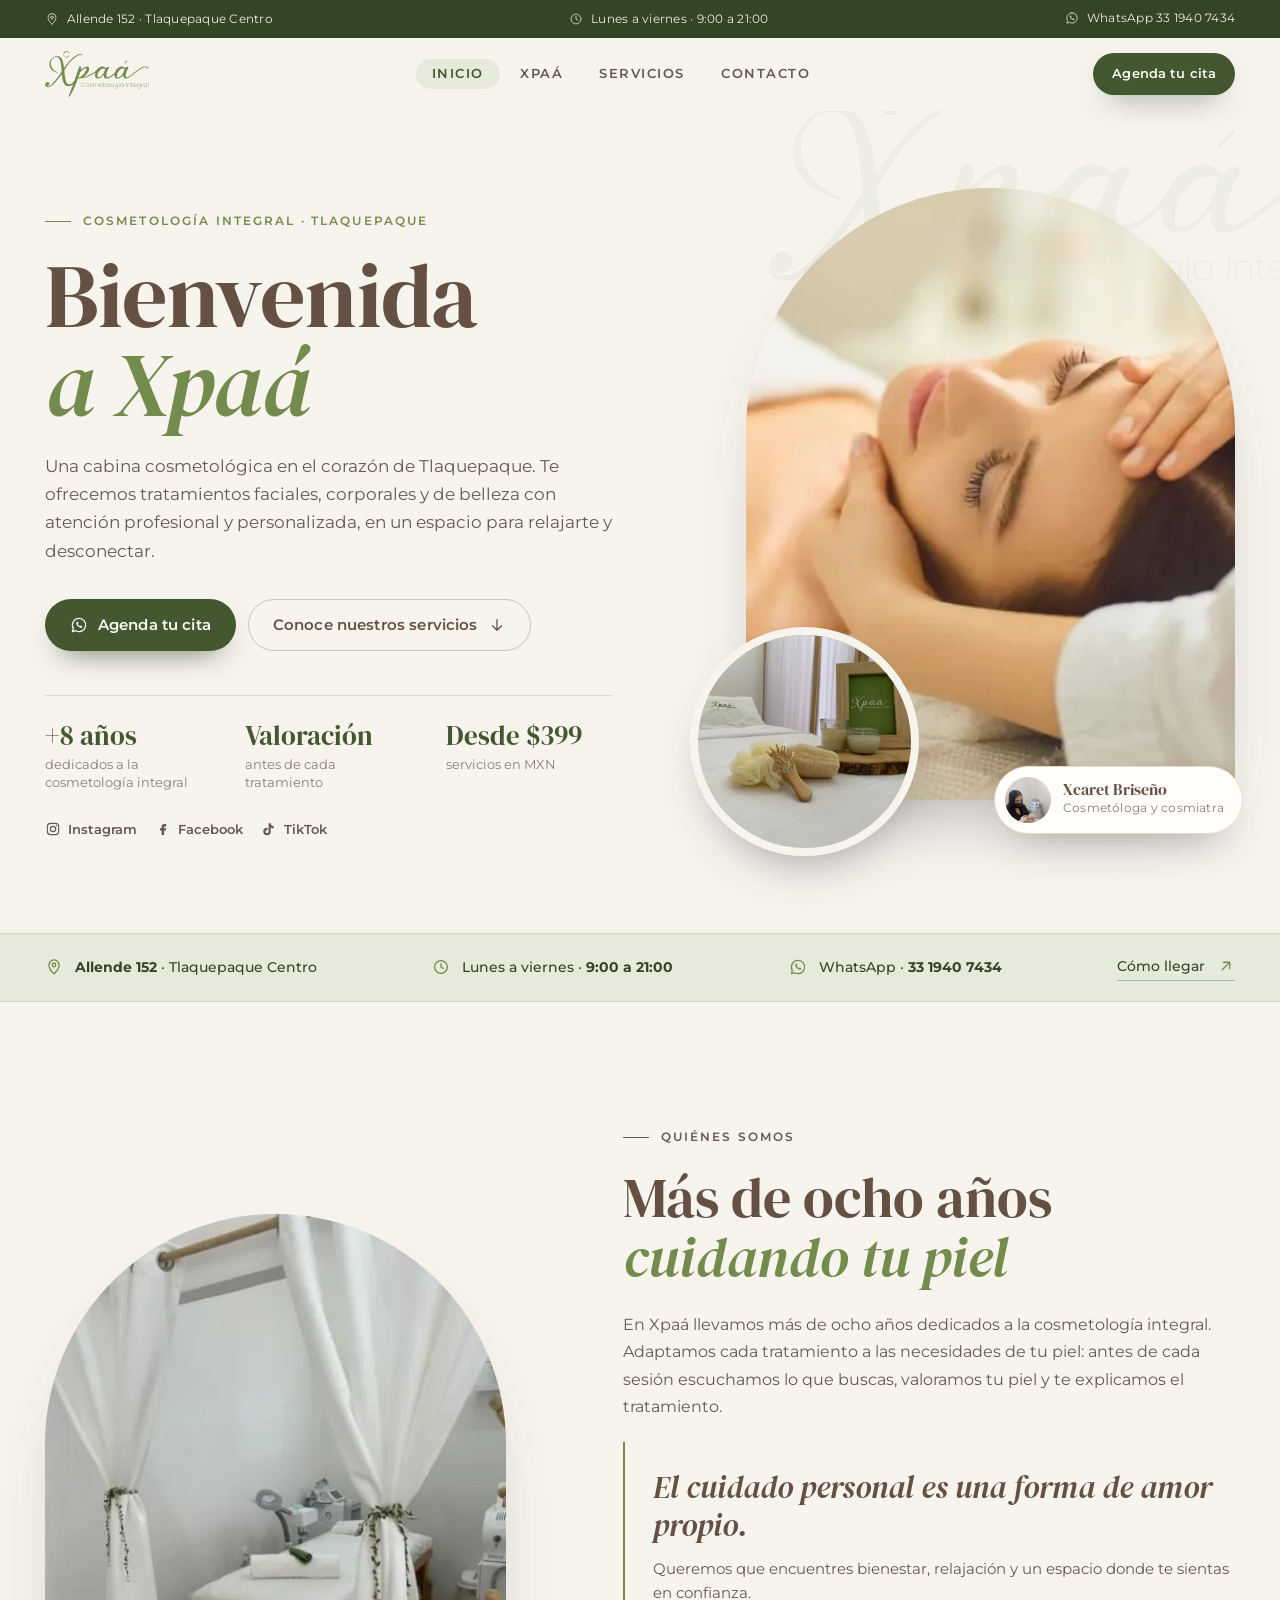
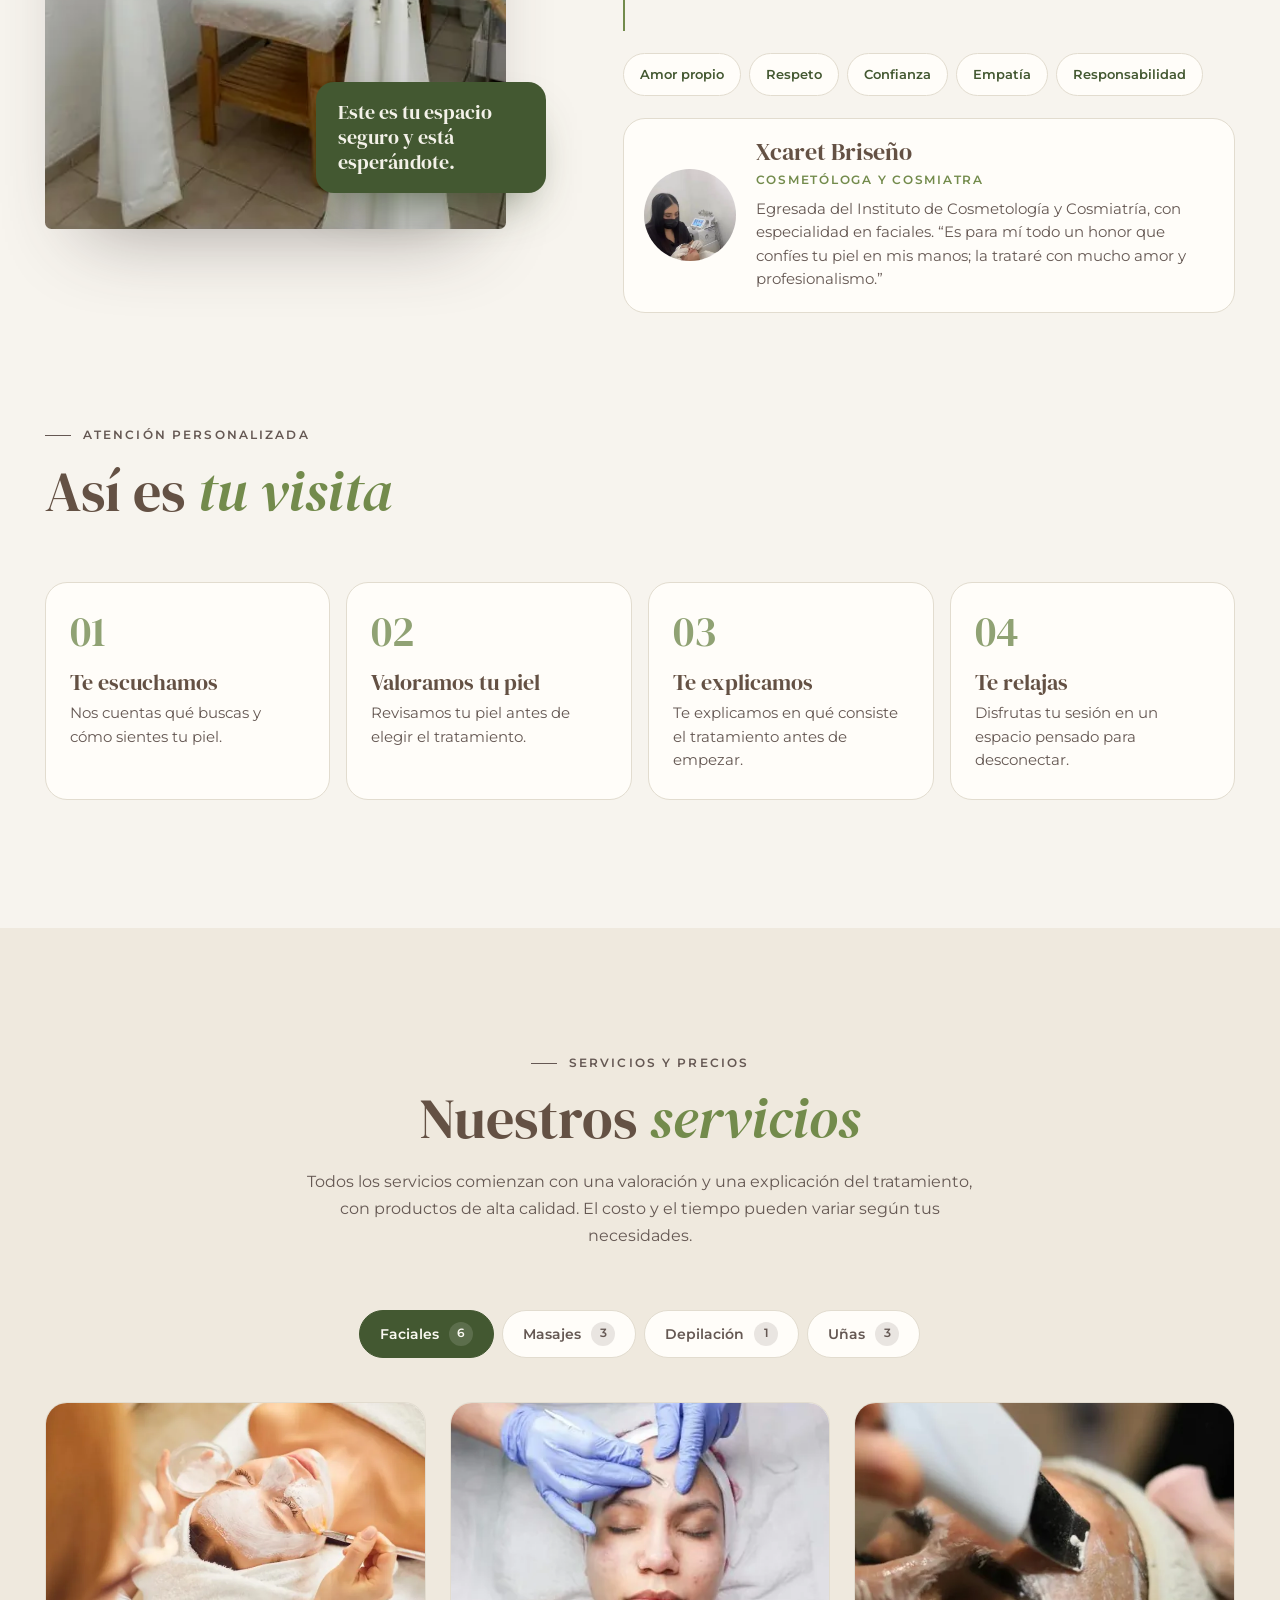
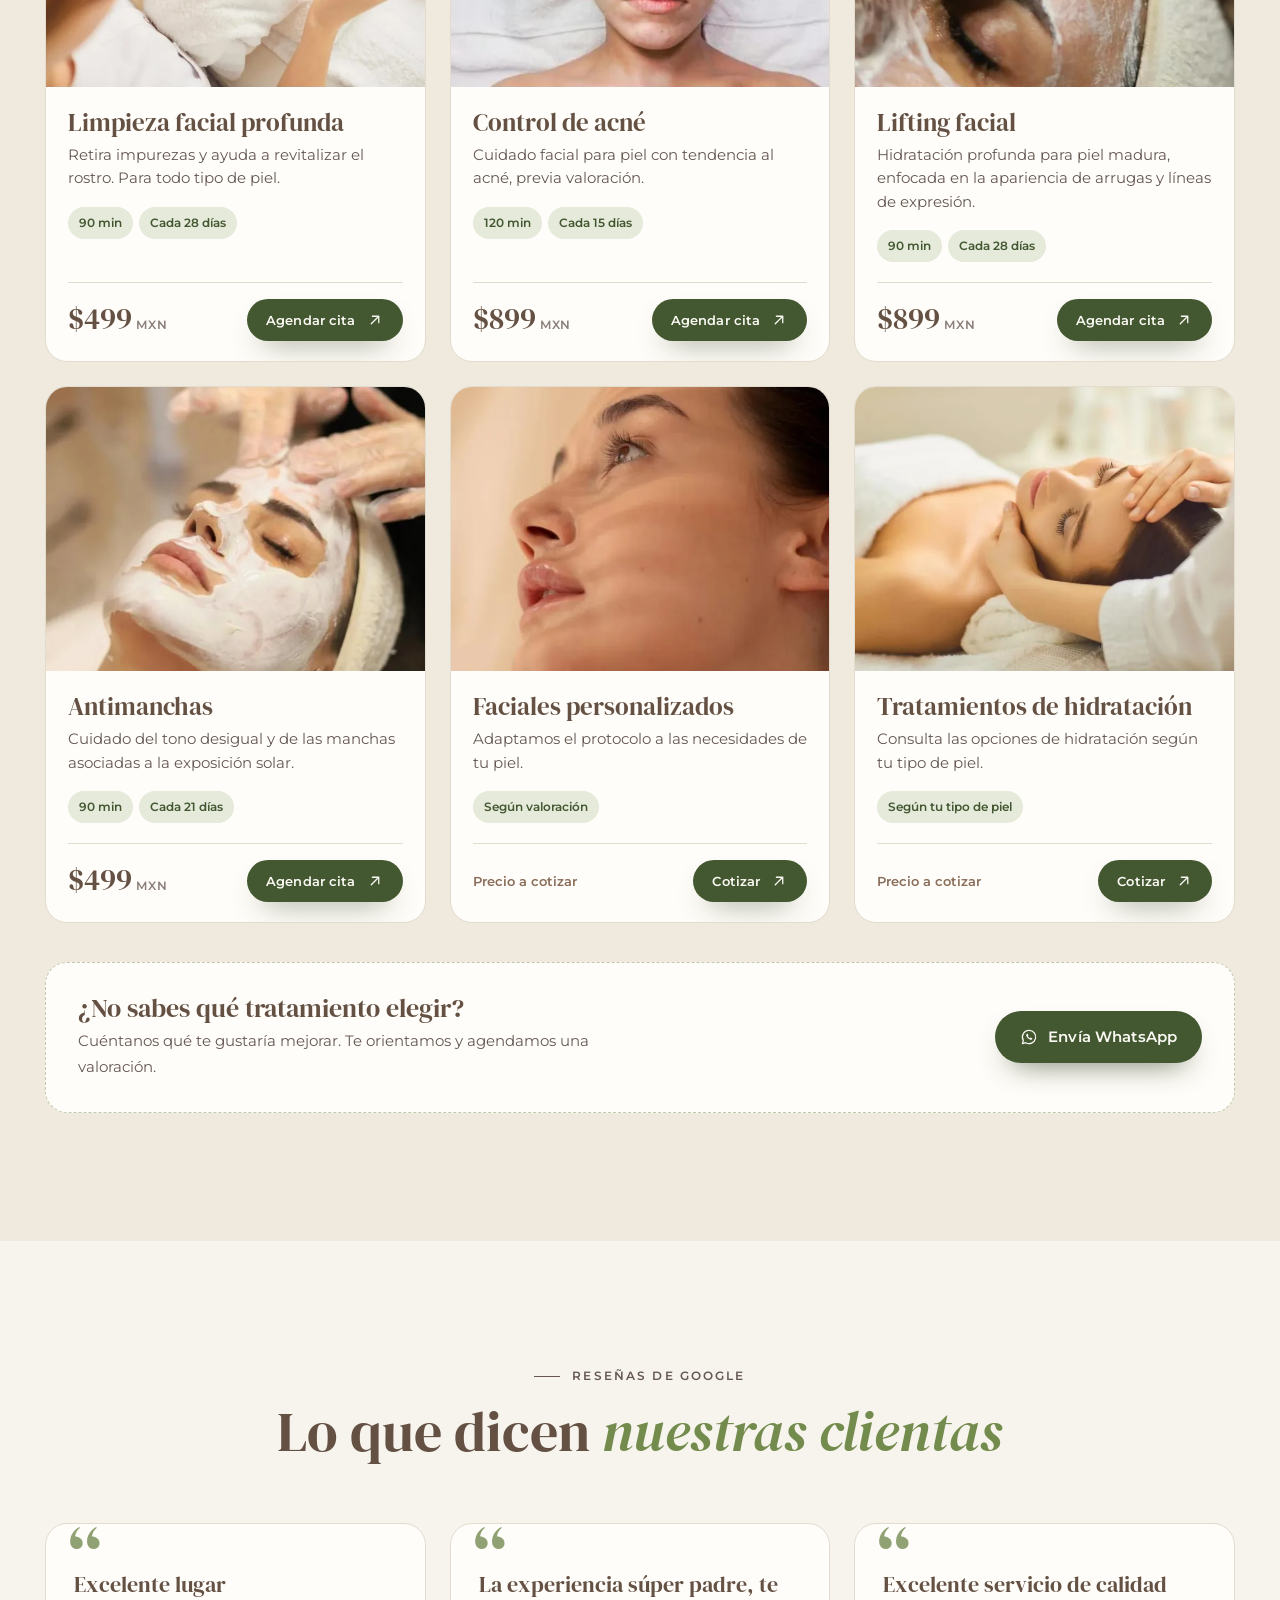
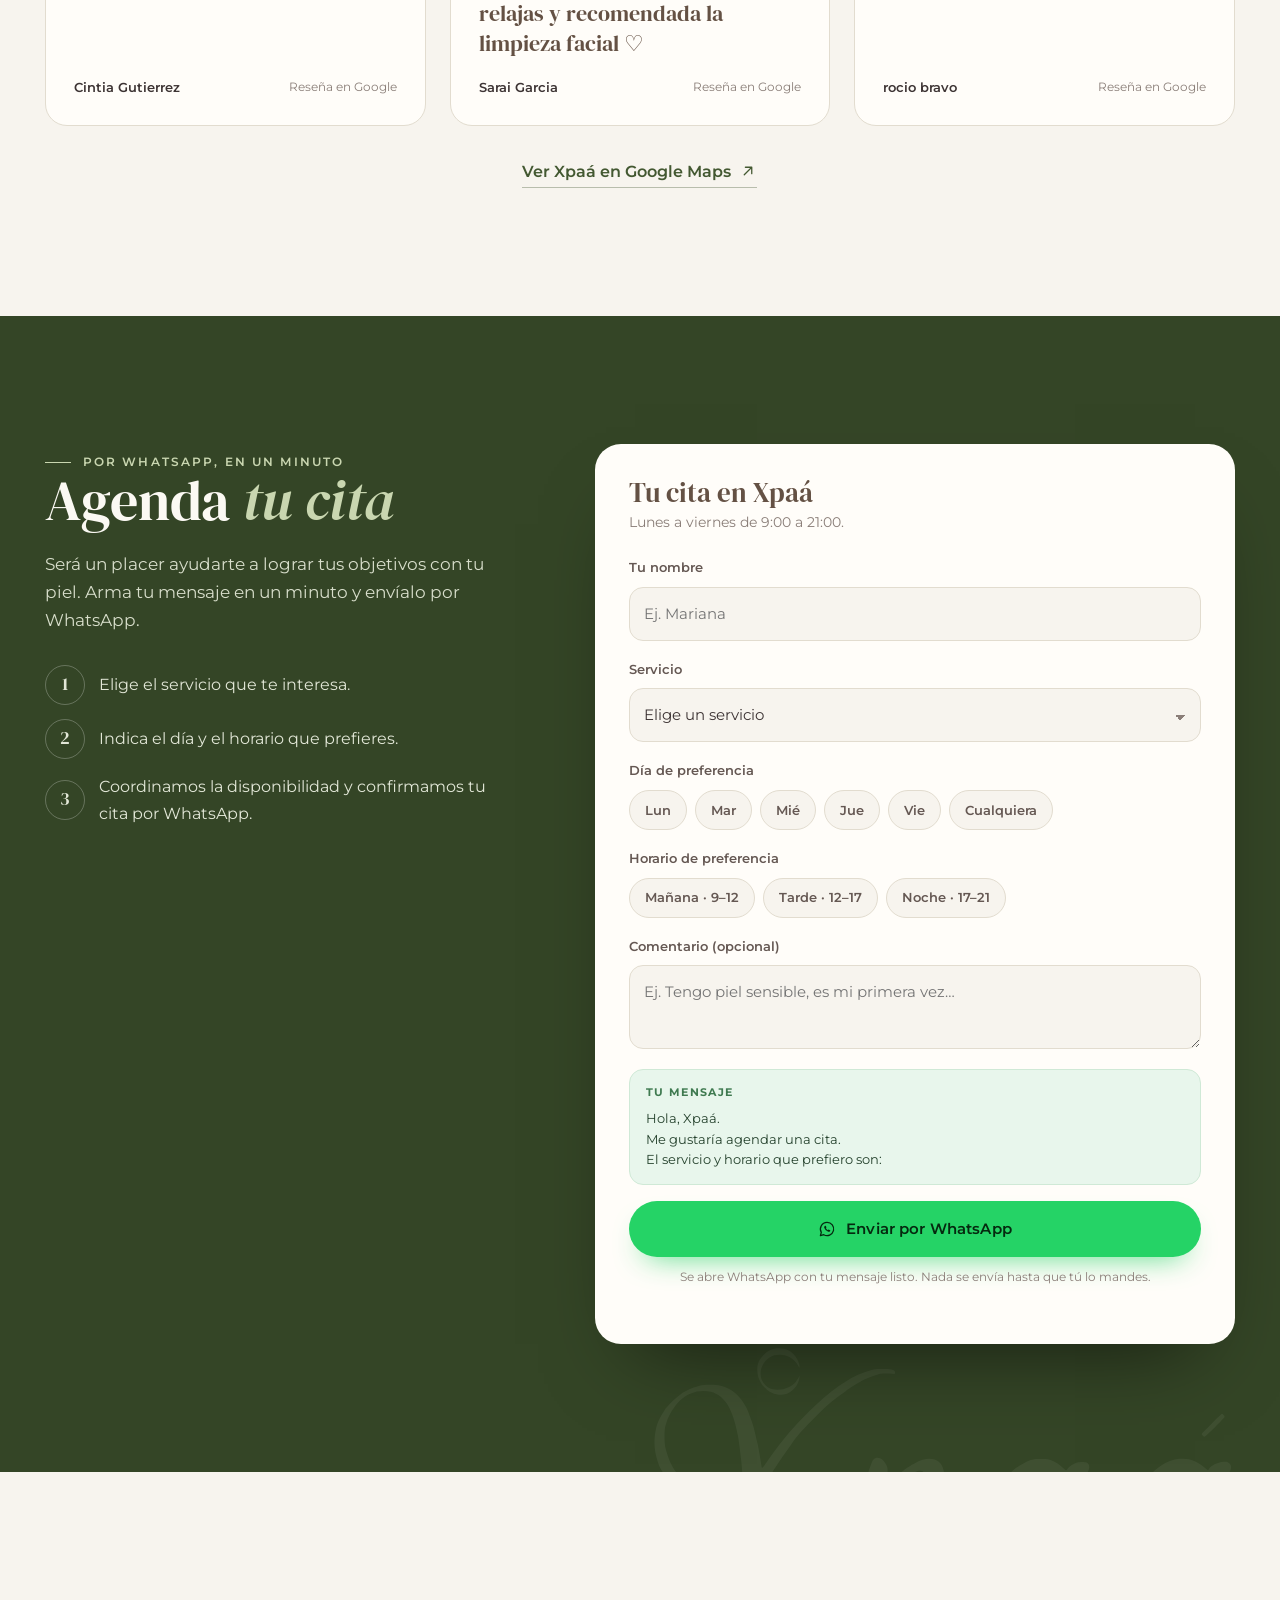
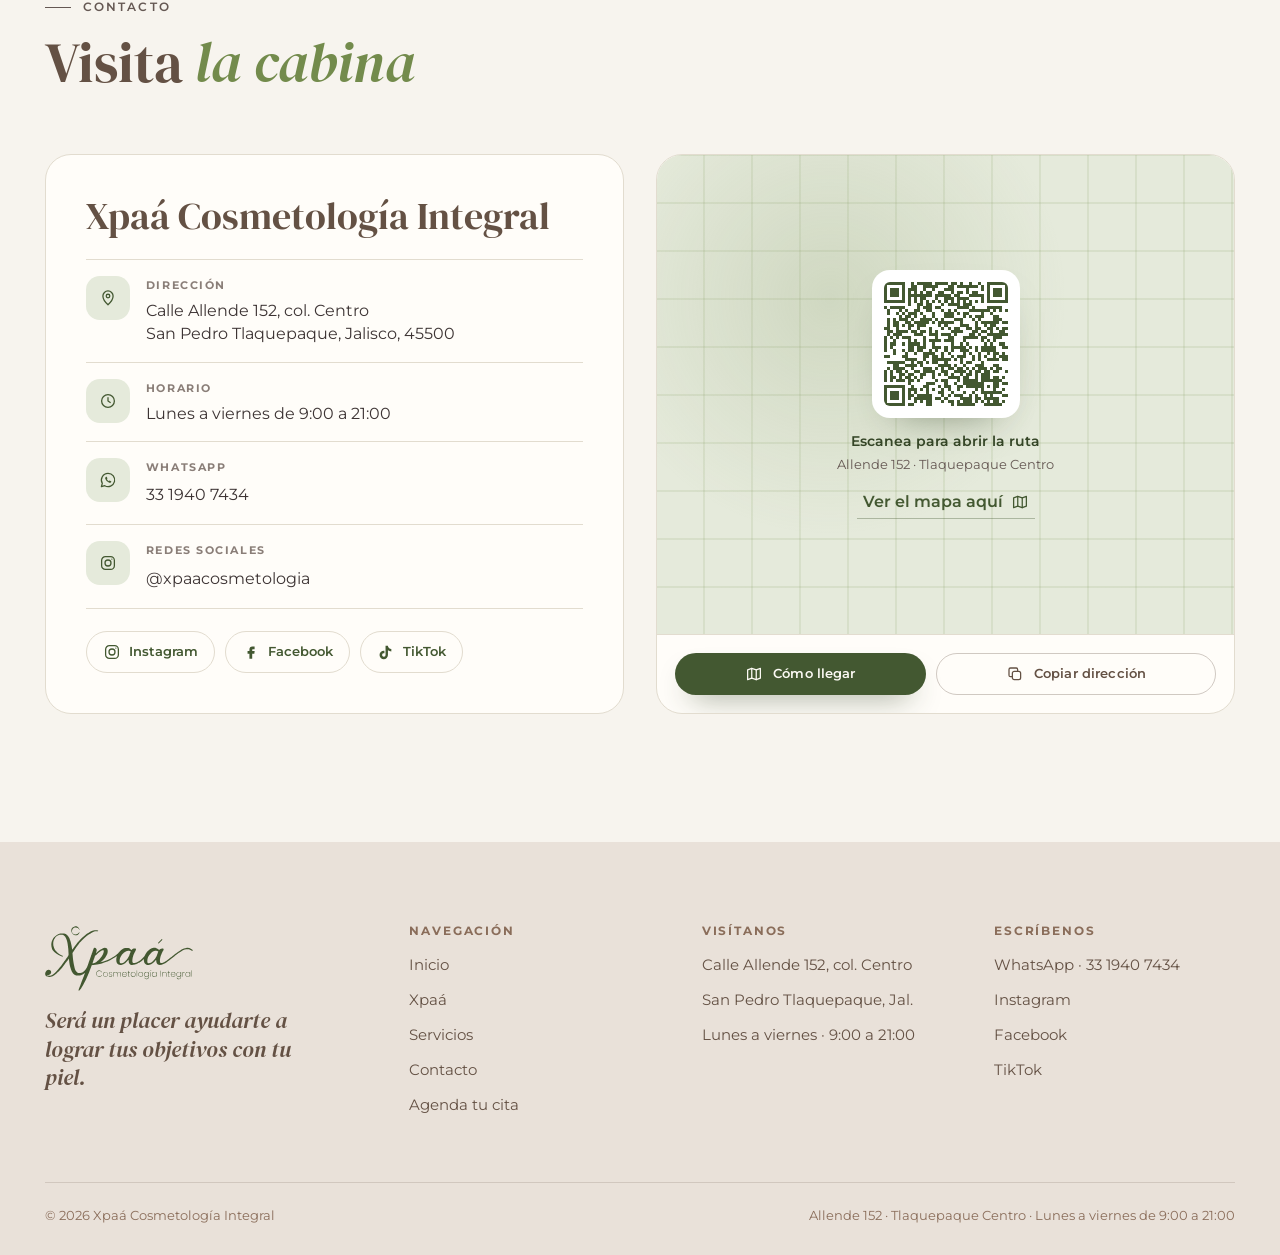
<file: Xpaa/index.html>
<!DOCTYPE html>
<html lang="es-MX">
<head>
<meta charset="utf-8">
<meta name="viewport" content="width=device-width, initial-scale=1">
<title>Xpaá Cosmetología Integral | Faciales, masajes y depilación en Tlaquepaque</title>
<meta name="description" content="Cabina cosmetológica en Tlaquepaque especializada en limpieza facial, tratamientos para el cuidado de la piel, masajes y bienestar. Agenda tu cita por WhatsApp.">
<meta name="keywords" content="Xpaá, cosmetología, cosmetóloga, Tlaquepaque, limpieza facial, faciales, control de acné, antimanchas, lifting facial, masaje relajante, depilación IPL, manicure, pedicure, cabina, skincare">
<meta name="author" content="Xpaá Cosmetología Integral">
<link rel="canonical" href="https://velcore.com.mx/Xpaa/">
<meta name="theme-color" content="#f7f4ee">
<meta property="og:type" content="website">
<meta property="og:locale" content="es_MX">
<meta property="og:site_name" content="Xpaá Cosmetología Integral">
<meta property="og:title" content="Xpaá Cosmetología Integral | Cuidado de la piel y bienestar">
<meta property="og:description" content="Faciales, masajes, depilación y uñas en Tlaquepaque Centro, con valoración antes de cada tratamiento.">
<meta property="og:url" content="https://velcore.com.mx/Xpaa/">
<meta property="og:image" content="https://velcore.com.mx/Xpaa/media/og-xpaa.jpg">
<meta property="og:image:width" content="1200">
<meta property="og:image:height" content="630">
<meta name="twitter:card" content="summary_large_image">
<link rel="icon" type="image/png" href="media/favicon.png">
<link rel="apple-touch-icon" href="media/apple-touch-icon.png">
<link rel="preconnect" href="https://fonts.googleapis.com">
<link rel="preconnect" href="https://fonts.gstatic.com" crossorigin>
<link href="https://fonts.googleapis.com/css2?family=DM+Serif+Display:ital@0;1&family=Montserrat:wght@400;500;600;700&display=swap" rel="stylesheet">
<script type="application/ld+json">{"@context": "https://schema.org", "@type": "BeautySalon", "name": "Xpaá Cosmetología Integral", "description": "Cabina cosmetológica en Tlaquepaque especializada en limpieza facial, tratamientos para el cuidado de la piel, masajes y bienestar.", "url": "https://velcore.com.mx/Xpaa/", "image": "https://velcore.com.mx/Xpaa/media/og-xpaa.jpg", "logo": "https://velcore.com.mx/Xpaa/media/xpaa-logo.png", "telephone": "+52 33 1940 7434", "priceRange": "$399 - $1,199 MXN", "address": {"@type": "PostalAddress", "streetAddress": "Calle Allende 152, col. Centro", "addressLocality": "San Pedro Tlaquepaque", "addressRegion": "Jalisco", "postalCode": "45500", "addressCountry": "MX"}, "openingHoursSpecification": [{"@type": "OpeningHoursSpecification", "dayOfWeek": ["Monday", "Tuesday", "Wednesday", "Thursday", "Friday"], "opens": "09:00", "closes": "21:00"}], "sameAs": ["https://www.instagram.com/xpaacosmetologia/", "https://www.facebook.com/109749818144072/", "https://www.tiktok.com/@xpaacosmetologia"], "makesOffer": [{"@type": "Offer", "itemOffered": {"@type": "Service", "name": "Limpieza facial profunda", "description": "Retira impurezas y ayuda a revitalizar el rostro. Para todo tipo de piel."}, "price": "499", "priceCurrency": "MXN"}, {"@type": "Offer", "itemOffered": {"@type": "Service", "name": "Control de acné", "description": "Cuidado facial para piel con tendencia al acné, previa valoración."}, "price": "899", "priceCurrency": "MXN"}, {"@type": "Offer", "itemOffered": {"@type": "Service", "name": "Lifting facial", "description": "Hidratación profunda para piel madura, enfocada en la apariencia de arrugas y líneas de expresión."}, "price": "899", "priceCurrency": "MXN"}, {"@type": "Offer", "itemOffered": {"@type": "Service", "name": "Antimanchas", "description": "Cuidado del tono desigual y de las manchas asociadas a la exposición solar."}, "price": "499", "priceCurrency": "MXN"}, {"@type": "Offer", "itemOffered": {"@type": "Service", "name": "Faciales personalizados", "description": "Adaptamos el protocolo a las necesidades de tu piel."}}, {"@type": "Offer", "itemOffered": {"@type": "Service", "name": "Tratamientos de hidratación", "description": "Consulta las opciones de hidratación según tu tipo de piel."}}, {"@type": "Offer", "itemOffered": {"@type": "Service", "name": "Masaje relajante", "description": "Maniobras suaves para descansar y aliviar la sensación de cansancio."}, "price": "699", "priceCurrency": "MXN"}, {"@type": "Offer", "itemOffered": {"@type": "Service", "name": "Masaje descontracturante", "description": "Trabajo de tejido profundo enfocado en zonas de tensión muscular."}, "price": "1199", "priceCurrency": "MXN"}, {"@type": "Offer", "itemOffered": {"@type": "Service", "name": "Masaje de espalda", "description": "Masaje relajante dedicado a la zona de la espalda."}, "price": "399", "priceCurrency": "MXN"}, {"@type": "Offer", "itemOffered": {"@type": "Service", "name": "Depilación IPL + SHR", "description": "Sesiones de hasta 25 minutos. Se ofrecen paquetes de diez sesiones y atención por zonas. La cotización depende de las áreas elegidas."}}, {"@type": "Offer", "itemOffered": {"@type": "Service", "name": "Aplicación de uñas", "description": "Elige diseño, largo, forma, técnica y efectos para recibir tu cotización."}}, {"@type": "Offer", "itemOffered": {"@type": "Service", "name": "Manicure spa", "description": "Lavado, limado y corte de uñas, masaje de manos, exfoliación e hidratación. Color y diseño opcionales."}}, {"@type": "Offer", "itemOffered": {"@type": "Service", "name": "Pedicure spa", "description": "Lavado, limado y corte de uñas, exfoliación e hidratación. Color y diseño opcionales."}}]}</script>
<style>
:root{
  /* Identidad Xpaá (de su propuesta de diseño): oliva, tierra, taupe y crema; DM Serif Display + Montserrat.
     Layout: página editorial de una columna con marcos en arco y recortes circulares; la cita por WhatsApp es la acción principal. */
  --paper:#f7f4ee;
  --paper-2:#efe9de;
  --card:#fffdf9;
  --ink:#3d3434;
  --ink-2:#655853;
  --ink-3:#8a7e78;
  --brown:#645144;
  --earth:#8a6d5a;
  --taupe:#b6a69e;
  --olive:#738b4c;
  --olive-d:#435831;
  --olive-dd:#344526;
  --sage:#90a274;
  --sage-l:#e5eadb;
  --line:#e2dccf;
  --wa:#25d366;
  --serif:"DM Serif Display",Georgia,"Times New Roman",serif;
  --sans:"Montserrat",ui-sans-serif,system-ui,-apple-system,"Segoe UI",Arial,sans-serif;
  --r:22px;
  --ease:cubic-bezier(.22,1,.36,1);
  --top:72px;
  color-scheme:light;
}
*,*::before,*::after{box-sizing:border-box}
html{scroll-behavior:smooth;-webkit-text-size-adjust:100%}
body{margin:0;background:var(--paper);color:var(--ink);font:400 1rem/1.7 var(--sans);-webkit-font-smoothing:antialiased;overflow-x:hidden}
img{max-width:100%;height:auto;display:block}
a{color:inherit;text-decoration:none}
button,input,select,textarea{font:inherit;color:inherit}
h1,h2,h3,h4{font-family:var(--serif);font-weight:400;margin:0;color:var(--brown);line-height:1.08;text-wrap:balance}
h1 em,h2 em,h3 em{font-style:italic;color:var(--olive)}
p{margin:0}
ul,ol{margin:0;padding:0;list-style:none}
:focus-visible{outline:2px solid var(--olive);outline-offset:3px;border-radius:8px}
::selection{background:var(--sage-l);color:var(--olive-dd)}
.wrap{width:min(100% - clamp(32px,7vw,120px),1200px);margin-inline:auto}
section[id]{scroll-margin-top:calc(var(--top) + 12px)}
.sr-only{position:absolute;width:1px;height:1px;overflow:hidden;clip:rect(0 0 0 0);white-space:nowrap}
.ic{width:18px;height:18px;flex:none;fill:none;stroke:currentColor;stroke-width:1.7;stroke-linecap:round;stroke-linejoin:round}
.eyebrow{display:inline-flex;align-items:center;gap:12px;font:600 .74rem/1.3 var(--sans);letter-spacing:.18em;text-transform:uppercase;color:var(--olive)}
.eyebrow::before{content:"";width:26px;height:1px;background:currentColor}
.lead{font-size:clamp(1.02rem,1.3vw,1.14rem);color:var(--ink-2);max-width:56ch}
h2{font-size:clamp(2.2rem,4.4vw,3.6rem)}

/* Botones */
.btn{display:inline-flex;align-items:center;justify-content:center;gap:10px;height:52px;padding:0 24px;border-radius:999px;border:1px solid transparent;font:600 .92rem/1 var(--sans);letter-spacing:.01em;white-space:nowrap;cursor:pointer;transition:transform .35s var(--ease),background-color .25s,color .25s,border-color .25s,box-shadow .35s}
.btn:hover{transform:translateY(-2px)}
.btn .ic{width:18px;height:18px}
.btn-olive{background:var(--olive-d);color:#fbf9f3;box-shadow:0 14px 30px -16px rgba(52,69,38,.9)}
.btn-olive:hover{background:var(--olive-dd)}
.btn-ghost{border-color:color-mix(in srgb,var(--brown) 30%,transparent);color:var(--brown);background:transparent}
.btn-ghost:hover{border-color:var(--brown);background:color-mix(in srgb,var(--brown) 5%,transparent)}
.btn-cream{background:#fbf9f3;color:var(--olive-dd)}
.btn-wa{background:var(--wa);color:#05290f;box-shadow:0 14px 30px -16px rgba(37,211,102,.9)}
.btn-sm{height:42px;padding:0 18px;font-size:.84rem}
.link{display:inline-flex;align-items:center;gap:8px;font-weight:600;color:var(--olive-d);border-bottom:1px solid color-mix(in srgb,var(--olive-d) 35%,transparent);padding-bottom:2px;transition:border-color .2s,gap .3s var(--ease)}
.link:hover{border-color:var(--olive-d);gap:12px}

/* Barra superior + encabezado */
.topbar{background:var(--olive-dd);color:#e9eddf;font-size:.78rem;letter-spacing:.02em}
.topbar .wrap{display:flex;align-items:center;justify-content:space-between;gap:16px;height:38px}
.topbar span{display:inline-flex;align-items:center;gap:8px}
.topbar .ic{width:14px;height:14px;opacity:.8}
.topbar a:hover{color:#fff}
.site-header{position:sticky;top:0;z-index:50;background:color-mix(in srgb,var(--paper) 86%,transparent);-webkit-backdrop-filter:blur(14px);backdrop-filter:blur(14px);border-bottom:1px solid transparent;transition:border-color .3s,box-shadow .3s}
.site-header.scrolled{border-bottom-color:var(--line);box-shadow:0 10px 30px -24px rgba(61,52,52,.35)}
.header-row{display:flex;align-items:center;gap:24px;height:var(--top)}
.logo{display:block;width:104px;aspect-ratio:1923/843;background:var(--olive);-webkit-mask:url("media/xpaa-logo.svg") left center/contain no-repeat;mask:url("media/xpaa-logo.svg") left center/contain no-repeat}
.nav{display:flex;gap:4px;margin-inline:auto}
.nav a{padding:9px 16px;border-radius:999px;font:600 .8rem/1 var(--sans);letter-spacing:.12em;text-transform:uppercase;color:var(--ink-2);transition:color .2s,background-color .2s}
.nav a:hover,.nav a.active{color:var(--olive-d);background:var(--sage-l)}
.menu-btn{display:none;width:44px;height:44px;border-radius:50%;border:1px solid var(--line);background:var(--card);place-items:center;cursor:pointer}
.menu-btn .i-close{display:none}
.menu-open .menu-btn .i-close{display:block}
.menu-open .menu-btn .i-menu{display:none}
.mobile-nav{position:fixed;inset:var(--top) 0 0;z-index:49;background:var(--paper);padding:20px clamp(20px,5vw,48px) 120px;display:flex;flex-direction:column;overflow-y:auto}
.mobile-nav[hidden]{display:none}
.mobile-nav a.m{display:flex;justify-content:space-between;align-items:baseline;padding:18px 0;border-bottom:1px solid var(--line);font:400 2rem/1.1 var(--serif);color:var(--brown)}
.mobile-nav a.m small{font:600 .7rem/1 var(--sans);letter-spacing:.16em;color:var(--ink-3)}
.mobile-nav .btn{margin-top:28px;align-self:flex-start}
@media (max-width:900px){.nav,.header-cta{display:none}.menu-btn{display:grid;margin-left:auto}}
@media (max-width:760px){.topbar{display:none}}

/* Hero */
.hero{position:relative;padding:clamp(40px,6vw,84px) 0 clamp(48px,6vw,80px);overflow:hidden}
.hero-grid{display:grid;grid-template-columns:minmax(0,1.02fr) minmax(0,.98fr);gap:clamp(36px,6vw,88px);align-items:center}
.hero h1{font-size:clamp(3.2rem,7vw,6rem);line-height:.98;letter-spacing:-.01em;margin:22px 0 24px}
.hero h1 em{display:block}
.cta-row{display:flex;flex-wrap:wrap;gap:12px;margin-top:34px}
.facts{display:grid;grid-template-columns:repeat(3,auto);justify-content:start;gap:16px clamp(22px,3vw,40px);margin-top:44px;padding-top:26px;border-top:1px solid var(--line)}
.facts b{display:block;font:400 1.7rem/1 var(--serif);color:var(--olive-d);margin-bottom:6px}
.facts span{font-size:.82rem;color:var(--ink-3);line-height:1.4;display:block;max-width:18ch}
.social-mini{display:flex;gap:18px;margin-top:26px;font-size:.84rem;font-weight:600;color:var(--ink-2)}
.social-mini a{display:inline-flex;align-items:center;gap:7px;transition:color .2s}
.social-mini a:hover{color:var(--olive-d)}
.social-mini .ic{width:16px;height:16px}
.hero-art{position:relative;max-width:560px;width:100%;justify-self:end;padding:0 0 56px 56px}
.arch{position:relative;aspect-ratio:4/5;border-radius:999px 999px 28px 28px;overflow:hidden;background:var(--paper-2);box-shadow:0 40px 80px -40px rgba(61,52,52,.45)}
.arch img{width:100%;height:100%;object-fit:cover}
.hero-art .arch img{object-position:62% 50%}
.hero-art .bubble{position:absolute;left:0;bottom:0;width:42%;aspect-ratio:1/1;border-radius:50%;overflow:hidden;border:8px solid var(--paper);box-shadow:0 24px 50px -24px rgba(61,52,52,.5)}
.hero-art .bubble img{width:100%;height:100%;object-fit:cover}
.pro-card{position:absolute;right:-8px;bottom:22px;display:flex;align-items:center;gap:12px;padding:10px 18px 10px 10px;border-radius:999px;background:var(--card);box-shadow:0 20px 40px -20px rgba(61,52,52,.45);border:1px solid var(--line)}
.pro-card img{width:46px;height:46px;border-radius:50%;object-fit:cover;object-position:50% 20%}
.pro-card b{display:block;font:400 1.02rem/1.1 var(--serif);color:var(--brown)}
.pro-card span{display:block;font-size:.72rem;color:var(--ink-3);letter-spacing:.02em}
.hero-mark{position:absolute;right:-6%;top:-4%;width:min(46vw,620px);aspect-ratio:1923/843;background:var(--olive);opacity:.06;-webkit-mask:url("media/xpaa-logo.svg") center/contain no-repeat;mask:url("media/xpaa-logo.svg") center/contain no-repeat;pointer-events:none}
@media (max-width:980px){.hero-grid{grid-template-columns:1fr}.hero-art{justify-self:center;max-width:480px}}
@media (max-width:560px){.facts{grid-template-columns:1fr 1fr}.facts div:last-child{grid-column:1/-1}.hero-art{padding:0 0 44px 28px}.pro-card{right:0;bottom:8px}}

/* Franja de datos */
.strip{background:var(--sage-l);border-block:1px solid color-mix(in srgb,var(--olive) 18%,transparent)}
.strip .wrap{display:grid;grid-template-columns:repeat(4,auto);justify-content:space-between;gap:14px 28px;padding:20px 0}
.strip-item{display:flex;align-items:center;gap:12px;font-size:.9rem;color:var(--olive-dd);font-weight:500}
.strip-item .ic{color:var(--olive)}
.strip-item b{font-weight:700}
@media (max-width:900px){.strip .wrap{grid-template-columns:1fr 1fr}}
@media (max-width:520px){.strip .wrap{grid-template-columns:1fr}}

/* Secciones */
.section{padding:clamp(80px,10vw,136px) 0}
.sec-head{display:grid;gap:18px;max-width:760px;margin-bottom:clamp(40px,5vw,60px)}
.sec-head.center{margin-inline:auto;text-align:center;justify-items:center}
.sec-head p{color:var(--ink-2);max-width:62ch}

/* Xpaá */
.about{display:grid;grid-template-columns:minmax(0,.9fr) minmax(0,1.1fr);gap:clamp(40px,6vw,96px);align-items:center}
.about-art{position:relative;padding-right:40px}
.about-art .arch{aspect-ratio:3/4}
.about-art .arch img{object-position:50% 60%}
.about-art figcaption{position:absolute;right:0;bottom:36px;max-width:230px;padding:18px 22px;border-radius:18px;background:var(--olive-d);color:#f3f1e8;font:400 1.25rem/1.25 var(--serif);box-shadow:0 24px 50px -24px rgba(52,69,38,.8)}
.about-copy{display:grid;gap:22px}
.about-copy > p{color:var(--ink-2)}
.quote{padding:26px 0 26px 28px;border-left:2px solid var(--olive);font:italic 400 clamp(1.5rem,2.4vw,2rem)/1.25 var(--serif);color:var(--brown)}
.quote small{display:block;margin-top:12px;font:400 .95rem/1.6 var(--sans);color:var(--ink-2);font-style:normal}
.values{display:flex;flex-wrap:wrap;gap:8px}
.values li{padding:9px 16px;border-radius:999px;background:var(--card);border:1px solid var(--line);font-size:.82rem;font-weight:600;color:var(--olive-d)}
.pro{display:grid;grid-template-columns:92px 1fr;gap:20px;align-items:center;padding:20px;border-radius:var(--r);background:var(--card);border:1px solid var(--line)}
.pro img{width:92px;height:92px;border-radius:50%;object-fit:cover;object-position:50% 22%}
.pro h3{font-size:1.5rem}
.pro .role{font-size:.78rem;letter-spacing:.14em;text-transform:uppercase;color:var(--olive);font-weight:600;margin:4px 0 8px}
.pro p.say{font-size:.92rem;color:var(--ink-2);line-height:1.6}
@media (max-width:900px){.about{grid-template-columns:1fr}.about-art{max-width:460px}}

/* Tu visita */
.visit{margin-top:clamp(72px,9vw,120px)}
.steps{display:grid;grid-template-columns:repeat(4,1fr);gap:16px;counter-reset:s}
.step{position:relative;padding:28px 24px 26px;border-radius:var(--r);background:var(--card);border:1px solid var(--line);transition:transform .45s var(--ease),box-shadow .45s var(--ease)}
.step:hover{transform:translateY(-4px);box-shadow:0 24px 50px -30px rgba(61,52,52,.45)}
.step .n{font:400 2.6rem/1 var(--serif);color:var(--sage);display:block;margin-bottom:18px}
.step h3{font-size:1.35rem;margin-bottom:8px}
.step p{font-size:.92rem;color:var(--ink-2);line-height:1.6}
@media (max-width:980px){.steps{grid-template-columns:1fr 1fr}}
@media (max-width:520px){.steps{grid-template-columns:1fr}}

/* Servicios */
.services{background:var(--paper-2)}
.tabs{display:flex;gap:8px;flex-wrap:wrap;justify-content:center;margin-bottom:clamp(28px,4vw,44px)}
.tabs button{display:inline-flex;align-items:center;gap:10px;height:48px;padding:0 20px;border-radius:999px;border:1px solid var(--line);background:var(--card);font:600 .88rem/1 var(--sans);color:var(--ink-2);cursor:pointer;transition:background-color .25s,color .25s,border-color .25s}
.tabs button:hover{border-color:var(--olive);color:var(--olive-d)}
.tabs button[aria-selected="true"]{background:var(--olive-d);border-color:var(--olive-d);color:#fbf9f3}
.tabs .count{display:grid;place-items:center;min-width:24px;height:24px;padding:0 6px;border-radius:999px;font-size:.72rem;background:color-mix(in srgb,currentColor 14%,transparent)}
@media (max-width:560px){.tabs{flex-wrap:nowrap;overflow-x:auto;justify-content:flex-start;margin-inline:calc(clamp(32px,7vw,120px) / -2);padding:0 calc(clamp(32px,7vw,120px) / 2) 4px;scrollbar-width:none}.tabs::-webkit-scrollbar{display:none}.tabs button{flex:none}}
.svc-panel[hidden]{display:none}
.svc-panel:focus-visible{outline-offset:8px}
.svc-grid{display:grid;grid-template-columns:repeat(3,minmax(0,1fr));gap:clamp(16px,2vw,24px)}
.svc{display:flex;flex-direction:column;border-radius:var(--r);background:var(--card);border:1px solid var(--line);overflow:hidden;transition:transform .5s var(--ease),box-shadow .5s var(--ease)}
.svc:hover{transform:translateY(-4px);box-shadow:0 30px 60px -36px rgba(61,52,52,.5)}
.svc-img{aspect-ratio:4/3;overflow:hidden;background:var(--paper-2)}
.svc-img img{width:100%;height:100%;object-fit:cover;transition:transform 1.2s var(--ease)}
.svc:hover .svc-img img{transform:scale(1.04)}
.svc-body{display:flex;flex-direction:column;flex:1;padding:22px 22px 20px}
.svc h3{font-size:1.55rem;margin-bottom:8px}
.svc-desc{font-size:.92rem;color:var(--ink-2);line-height:1.6;margin-bottom:16px}
.svc-meta{display:flex;flex-wrap:wrap;gap:6px;margin-bottom:20px}
.svc-meta li{padding:6px 11px;border-radius:999px;background:var(--sage-l);font-size:.74rem;font-weight:600;color:var(--olive-d)}
.svc-foot{display:flex;align-items:center;justify-content:space-between;gap:12px;margin-top:auto;padding-top:16px;border-top:1px solid var(--line)}
.price .amount{font:400 1.9rem/1 var(--serif);color:var(--brown)}
.price .cur{font-size:.74rem;font-weight:600;color:var(--ink-3);letter-spacing:.08em}
.price.is-quote{font-size:.84rem;font-weight:600;color:var(--earth)}
.svc.is-wide{grid-column:1/-1;flex-direction:row}
.svc.is-wide .svc-img{flex:0 0 46%;aspect-ratio:auto;min-height:340px}
.svc.is-wide .svc-body{padding:clamp(26px,4vw,48px);justify-content:center}
.svc.is-wide h3{font-size:clamp(1.9rem,3vw,2.6rem)}
.svc.is-wide .svc-desc{font-size:1rem;max-width:52ch}
.svc.is-wide .svc-meta li{font-size:.8rem;padding:8px 14px}
.svc.is-wide .svc-foot{margin-top:8px}
@media (max-width:980px){.svc-grid{grid-template-columns:1fr 1fr}}
@media (max-width:620px){.svc-grid{grid-template-columns:1fr}.svc.is-wide{flex-direction:column}.svc.is-wide .svc-img{min-height:0;aspect-ratio:4/3}}
.svc-note{display:flex;flex-wrap:wrap;align-items:center;justify-content:space-between;gap:18px 32px;margin-top:clamp(28px,3vw,40px);padding:clamp(22px,3vw,32px);border-radius:var(--r);background:var(--card);border:1px dashed color-mix(in srgb,var(--olive) 45%,transparent)}
.svc-note h3{font-size:1.6rem}
.svc-note p{color:var(--ink-2);font-size:.95rem;margin-top:6px;max-width:58ch}

/* Reseñas */
.reviews{display:grid;grid-template-columns:repeat(3,1fr);gap:clamp(16px,2vw,24px)}
.review{position:relative;padding:34px 28px 26px;border-radius:var(--r);background:var(--card);border:1px solid var(--line);display:flex;flex-direction:column;gap:18px}
.review::before{content:"“";position:absolute;top:-6px;left:22px;font:400 5rem/1 var(--serif);color:var(--sage)}
.review blockquote{margin:12px 0 0;font:400 1.35rem/1.35 var(--serif);color:var(--brown)}
.review footer{margin-top:auto;display:flex;align-items:center;justify-content:space-between;gap:12px;font-size:.84rem}
.review footer b{font-weight:600;color:var(--ink)}
.review footer span{color:var(--ink-3);font-size:.76rem}
.reviews-cta{display:flex;justify-content:center;margin-top:32px}
@media (max-width:900px){.reviews{grid-template-columns:1fr}}

/* Agenda */
.agenda{background:var(--olive-dd);color:#ecefe3;position:relative;overflow:hidden}
.agenda::before{content:"";position:absolute;right:-8%;bottom:-18%;width:min(70vw,760px);aspect-ratio:1923/843;background:#fff;opacity:.05;-webkit-mask:url("media/xpaa-logo.svg") center/contain no-repeat;mask:url("media/xpaa-logo.svg") center/contain no-repeat;pointer-events:none}
.agenda-grid{position:relative;display:grid;grid-template-columns:minmax(0,.85fr) minmax(0,1.15fr);gap:clamp(36px,6vw,88px);align-items:start}
.agenda h2{color:#fbf9f3}
.agenda h2 em{color:#c9d6b0}
.agenda .eyebrow{color:#c9d6b0}
.agenda .lead{color:#d8decb}
.how{display:grid;gap:14px;margin-top:30px}
.how li{display:grid;grid-template-columns:40px 1fr;gap:14px;align-items:center;color:#e2e7d7}
.how li b{display:grid;place-items:center;width:40px;height:40px;border-radius:50%;border:1px solid rgba(255,255,255,.25);font:400 1.1rem/1 var(--serif)}
.booker{border-radius:26px;background:var(--card);color:var(--ink);padding:clamp(22px,3vw,34px);box-shadow:0 40px 80px -40px rgba(0,0,0,.6)}
.booker h3{font-size:1.7rem;margin-bottom:4px}
.booker > p{font-size:.88rem;color:var(--ink-3);margin-bottom:22px}
.fields{display:grid;gap:18px}
.field{display:grid;gap:8px}
.field > label,.field > .label{font-size:.8rem;font-weight:600;color:var(--ink-2)}
.field input,.field select,.field textarea{width:100%;border:1px solid var(--line);border-radius:14px;background:var(--paper);padding:13px 14px;font-size:.95rem;appearance:none;-webkit-appearance:none;transition:border-color .2s,box-shadow .2s}
.field select{background-image:linear-gradient(45deg,transparent 50%,var(--ink-3) 50%),linear-gradient(135deg,var(--ink-3) 50%,transparent 50%);background-position:calc(100% - 20px) 54%,calc(100% - 15px) 54%;background-size:5px 5px;background-repeat:no-repeat;padding-right:40px}
.field textarea{min-height:84px;resize:vertical}
.field input:focus,.field select:focus,.field textarea:focus{outline:none;border-color:var(--olive);box-shadow:0 0 0 4px color-mix(in srgb,var(--olive) 18%,transparent)}
.chips{display:flex;flex-wrap:wrap;gap:8px;border:0;padding:0;margin:0}
.chips legend{font-size:.8rem;font-weight:600;color:var(--ink-2);margin-bottom:8px;padding:0}
.chip{position:relative}
.chip input{position:absolute;opacity:0;inset:0;cursor:pointer}
.chip span{display:inline-flex;align-items:center;height:40px;padding:0 15px;border-radius:999px;border:1px solid var(--line);background:var(--paper);font-size:.84rem;font-weight:600;color:var(--ink-2);transition:background-color .2s,color .2s,border-color .2s}
.chip input:checked + span{background:var(--olive-d);border-color:var(--olive-d);color:#fbf9f3}
.chip input:focus-visible + span{outline:2px solid var(--olive);outline-offset:2px}
.msg-preview{margin-top:20px;padding:14px 16px;border-radius:14px;background:#e8f6ec;border:1px solid #cfe9d6;font-size:.84rem;line-height:1.55;color:#24412c;white-space:pre-line}
.msg-preview small{display:block;font-size:.7rem;font-weight:700;letter-spacing:.12em;text-transform:uppercase;color:#3f7a50;margin-bottom:6px}
.booker .btn{width:100%;margin-top:16px;height:56px}
.booker .hint{margin-top:10px;font-size:.76rem;color:var(--ink-3);text-align:center}
@media (max-width:900px){.agenda-grid{grid-template-columns:1fr}}

/* Contacto */
.contact{display:grid;grid-template-columns:minmax(0,1fr) minmax(0,1fr);gap:clamp(20px,3vw,32px);align-items:stretch}
.c-card{border-radius:26px;background:var(--card);border:1px solid var(--line);padding:clamp(24px,3.4vw,40px)}
.c-card h3{font-size:clamp(1.8rem,3vw,2.4rem);margin-bottom:22px}
.c-list{display:grid}
.c-list li{display:grid;grid-template-columns:44px 1fr;gap:16px;align-items:start;padding:16px 0;border-top:1px solid var(--line)}
.c-list li:last-child{border-bottom:1px solid var(--line)}
.c-ic{display:grid;place-items:center;width:44px;height:44px;border-radius:14px;background:var(--sage-l);color:var(--olive-d)}
.c-list small{display:block;font-size:.7rem;font-weight:700;letter-spacing:.14em;text-transform:uppercase;color:var(--ink-3);margin-bottom:4px}
.c-list p,.c-list a{font-size:.98rem;color:var(--ink);line-height:1.5}
.c-list a:hover{color:var(--olive-d)}
.socials{display:flex;flex-wrap:wrap;gap:10px;margin-top:22px}
.socials a{display:inline-flex;align-items:center;gap:8px;height:42px;padding:0 16px;border-radius:999px;border:1px solid var(--line);font-size:.84rem;font-weight:600;color:var(--olive-d);transition:background-color .2s,color .2s,border-color .2s}
.socials a:hover{background:var(--olive-d);color:#fbf9f3;border-color:var(--olive-d)}
.map-card{display:grid;grid-template-rows:1fr auto;border-radius:26px;overflow:hidden;border:1px solid var(--line);background:var(--card)}
.map-area{position:relative;min-height:320px;display:grid;place-items:center;background:
  radial-gradient(circle at 30% 30%,rgba(144,162,116,.25),transparent 45%),
  linear-gradient(0deg,rgba(255,255,255,.0),rgba(255,255,255,.0)),
  repeating-linear-gradient(0deg,transparent 0 46px,rgba(115,139,76,.12) 46px 48px),
  repeating-linear-gradient(90deg,transparent 0 46px,rgba(115,139,76,.12) 46px 48px),var(--sage-l)}
.map-area iframe{position:absolute;inset:0;width:100%;height:100%;border:0}
.map-pin{display:grid;justify-items:center;gap:12px;text-align:center;padding:24px}
.qr{width:148px;height:148px;padding:12px;border-radius:18px;background:#fff;box-shadow:0 18px 40px -24px rgba(52,69,38,.6)}
.map-pin p{font-size:.86rem;color:var(--olive-dd);font-weight:600}
.map-pin p span{display:block;font-weight:400;color:var(--ink-2);font-size:.8rem}
.map-actions{display:flex;flex-wrap:wrap;gap:10px;padding:18px;border-top:1px solid var(--line)}
.map-actions .btn{flex:1 1 auto}
.copy-ok{font-size:.8rem;color:var(--olive-d);font-weight:600;align-self:center}
@media (max-width:900px){.contact{grid-template-columns:1fr}}

/* Footer */
.site-footer{background:#e9e1d9;color:var(--brown);padding:clamp(56px,7vw,84px) 0 0}
.foot{display:grid;grid-template-columns:minmax(0,1.3fr) repeat(3,minmax(0,1fr));gap:36px clamp(24px,4vw,56px)}
.foot .logo{width:150px;background:var(--olive-d)}
.foot-tag{margin-top:16px;font:italic 400 1.35rem/1.3 var(--serif);color:var(--brown);max-width:24ch}
.site-footer h4{font:700 .72rem/1 var(--sans);letter-spacing:.16em;text-transform:uppercase;color:var(--earth);margin-bottom:16px}
.f-links{display:grid;gap:10px;font-size:.92rem}
.f-links a:hover{color:var(--olive-d)}
.foot-bottom{display:flex;flex-wrap:wrap;justify-content:space-between;gap:10px 24px;margin-top:clamp(40px,5vw,64px);padding:22px 0 28px;border-top:1px solid color-mix(in srgb,var(--brown) 18%,transparent);font-size:.8rem;color:var(--earth)}
.foot-bottom a{font-weight:600;color:var(--brown)}
.foot-bottom a:hover{color:var(--olive-d)}
@media (max-width:900px){.foot{grid-template-columns:1fr 1fr}.foot > div:first-child{grid-column:1/-1}}
@media (max-width:440px){.foot{grid-template-columns:1fr}}

/* Barra fija en celular */
.mbar{display:none}
@media (max-width:760px){
  .mbar{position:fixed;left:12px;right:12px;bottom:12px;z-index:60;display:grid;grid-template-columns:1.4fr 1fr;gap:8px;padding:8px;border-radius:999px;background:color-mix(in srgb,var(--card) 92%,transparent);-webkit-backdrop-filter:blur(12px);backdrop-filter:blur(12px);box-shadow:0 18px 40px -18px rgba(61,52,52,.55);border:1px solid var(--line);transition:transform .35s var(--ease),opacity .3s}
  .mbar .btn{height:48px;padding:0 14px;font-size:.84rem}
  .mbar.is-hidden{transform:translateY(130%);opacity:0}
  body{padding-bottom:84px}
}

@media (prefers-reduced-motion:reduce){html{scroll-behavior:auto}*,*::before,*::after{transition-duration:.01ms!important;animation:none!important}}
</style>
</head>
<body>
<svg width="0" height="0" style="position:absolute" aria-hidden="true">
  <symbol id="i-arrow" viewBox="0 0 24 24"><path d="M7 17L17 7M8.5 7H17v8.5"/></symbol>
  <symbol id="i-down" viewBox="0 0 24 24"><path d="M12 5v14M6 13l6 6 6-6"/></symbol>
  <symbol id="i-pin" viewBox="0 0 24 24"><path d="M12 21s-6.8-6-6.8-11.6a6.8 6.8 0 0 1 13.6 0C18.8 15 12 21 12 21z"/><circle cx="12" cy="9.4" r="2.4"/></symbol>
  <symbol id="i-clock" viewBox="0 0 24 24"><circle cx="12" cy="12" r="8.5"/><path d="M12 7.5V12l3 2"/></symbol>
  <symbol id="i-map" viewBox="0 0 24 24"><path d="M9 4.5L3.5 6.5v13L9 17.5l6 2 5.5-2v-13L15 6.5l-6-2z"/><path d="M9 4.5v13M15 6.5v13"/></symbol>
  <symbol id="i-copy" viewBox="0 0 24 24"><rect x="8.5" y="8.5" width="11" height="11" rx="2.5"/><path d="M15.5 8.5V6a2 2 0 0 0-2-2H6a2 2 0 0 0-2 2v7.5a2 2 0 0 0 2 2h2.5"/></symbol>
  <symbol id="i-menu" viewBox="0 0 24 24"><path d="M4 8h16M4 16h16"/></symbol>
  <symbol id="i-close" viewBox="0 0 24 24"><path d="M6 6l12 12M18 6L6 18"/></symbol>
  <symbol id="i-wa" viewBox="0 0 24 24"><path d="M12 3.2a8.8 8.8 0 0 0-7.6 13.2L3.2 20.8l4.5-1.2A8.8 8.8 0 1 0 12 3.2z"/><path d="M9.1 7.9c.3-.4.8-.4 1.1-.1l.9 1.5c.2.3.1.7-.1.9l-.6.6a5.9 5.9 0 0 0 2.8 2.8l.6-.6c.3-.2.6-.3.9-.1l1.5.9c.3.3.3.8-.1 1.1-.7.7-1.6 1-2.5.7a8.3 8.3 0 0 1-5.3-5.3c-.3-.9 0-1.8.8-2.4z" fill="currentColor" stroke="none"/></symbol>
  <symbol id="i-ig" viewBox="0 0 24 24"><rect x="3.5" y="3.5" width="17" height="17" rx="5"/><circle cx="12" cy="12" r="4"/><circle cx="17.2" cy="6.8" r=".9" fill="currentColor" stroke="none"/></symbol>
  <symbol id="i-fb" viewBox="0 0 24 24"><path d="M14.2 8.2h2.6V4.6h-2.9c-2.7 0-4 1.6-4 4.1v2.1H7.4v3.5h2.5V21h3.7v-6.7h2.8l.5-3.5h-3.3V9.2c0-.6.2-1 .6-1z" fill="currentColor" stroke="none"/></symbol>
  <symbol id="i-tt" viewBox="0 0 24 24"><path d="M14.5 3.5c.4 2.6 2 4.2 4.6 4.4v3.3c-1.7 0-3.2-.5-4.5-1.4v6.1a5.6 5.6 0 1 1-5.6-5.6c.3 0 .6 0 .9.1v3.4a2.3 2.3 0 1 0 1.5 2.1V3.5h3.1z" fill="currentColor" stroke="none"/></symbol>
  <symbol id="i-leaf" viewBox="0 0 24 24"><path d="M5 19c0-8 5.5-13 14-14-1 8.5-6 14-14 14z"/><path d="M5 19l7-7"/></symbol>
</svg>

<a class="sr-only" href="#main">Saltar al contenido</a>

<div class="topbar">
  <div class="wrap">
    <span><svg class="ic"><use href="#i-pin"/></svg>Allende 152 · Tlaquepaque Centro</span>
    <span><svg class="ic"><use href="#i-clock"/></svg>Lunes a viernes · 9:00 a 21:00</span>
    <a href="https://wa.me/523319407434?text=Hola%2C%20Xpa%C3%A1.%20Me%20gustar%C3%ADa%20agendar%20una%20cita.%20El%20servicio%20y%20horario%20que%20prefiero%20son%3A" target="_blank" rel="noopener"><span><svg class="ic"><use href="#i-wa"/></svg>WhatsApp 33 1940 7434</span></a>
  </div>
</div>

<header class="site-header" id="header">
  <div class="wrap header-row">
    <a href="#inicio" class="logo" aria-label="Xpaá Cosmetología Integral, inicio"></a>
    <nav class="nav" aria-label="Principal">
      <a href="#inicio">Inicio</a>
      <a href="#xpaa">Xpaá</a>
      <a href="#servicios">Servicios</a>
      <a href="#contacto">Contacto</a>
    </nav>
    <a class="btn btn-olive btn-sm header-cta" href="#agenda">Agenda tu cita</a>
    <button type="button" class="menu-btn" id="menu-btn" aria-expanded="false" aria-controls="mobile-nav" aria-label="Abrir menú"><svg class="ic i-menu"><use href="#i-menu"/></svg><svg class="ic i-close"><use href="#i-close"/></svg></button>
  </div>
</header>
<nav class="mobile-nav" id="mobile-nav" aria-label="Menú" hidden>
  <a class="m" href="#inicio">Inicio <small>01</small></a>
  <a class="m" href="#xpaa">Xpaá <small>02</small></a>
  <a class="m" href="#servicios">Servicios <small>03</small></a>
  <a class="m" href="#contacto">Contacto <small>04</small></a>
  <a class="btn btn-olive" href="#agenda">Agenda tu cita</a>
</nav>

<main id="main">

<!-- INICIO -->
<section class="hero" id="inicio">
  <div class="hero-mark" aria-hidden="true"></div>
  <div class="wrap hero-grid">
    <div>
      <p class="eyebrow">Cosmetología integral · Tlaquepaque</p>
      <h1>Bienvenida <em>a Xpaá</em></h1>
      <p class="lead">Una cabina cosmetológica en el corazón de Tlaquepaque. Te ofrecemos tratamientos faciales, corporales y de belleza con atención profesional y personalizada, en un espacio para relajarte y desconectar.</p>
      <div class="cta-row">
        <a class="btn btn-olive" href="#agenda"><svg class="ic"><use href="#i-wa"/></svg>Agenda tu cita</a>
        <a class="btn btn-ghost" href="#servicios">Conoce nuestros servicios<svg class="ic"><use href="#i-down"/></svg></a>
      </div>
      <div class="facts">
        <div><b>+8 años</b><span>dedicados a la cosmetología integral</span></div>
        <div><b>Valoración</b><span>antes de cada tratamiento</span></div>
        <div><b>Desde $399</b><span>servicios en MXN</span></div>
      </div>
      <div class="social-mini">
        <a href="https://www.instagram.com/xpaacosmetologia/" target="_blank" rel="noopener"><svg class="ic"><use href="#i-ig"/></svg>Instagram</a>
        <a href="https://www.facebook.com/109749818144072/" target="_blank" rel="noopener"><svg class="ic"><use href="#i-fb"/></svg>Facebook</a>
        <a href="https://www.tiktok.com/@xpaacosmetologia" target="_blank" rel="noopener"><svg class="ic"><use href="#i-tt"/></svg>TikTok</a>
      </div>
    </div>
    <div class="hero-art">
      <div class="arch"><img src="media/facial-portada.webp" alt="Masaje facial durante una sesión de cuidado de la piel" width="798" height="531" fetchpriority="high"></div>
      <div class="bubble"><img src="media/cabina-portada.webp" alt="Detalle de la cabina de Xpaá" width="798" height="598"></div>
      <div class="pro-card"><img src="media/xcaret.webp" alt="" width="349" height="622"><div><b>Xcaret Briseño</b><span>Cosmetóloga y cosmiatra</span></div></div>
    </div>
  </div>
</section>

<div class="strip">
  <div class="wrap">
    <div class="strip-item"><svg class="ic"><use href="#i-pin"/></svg><span><b>Allende 152</b> · Tlaquepaque Centro</span></div>
    <div class="strip-item"><svg class="ic"><use href="#i-clock"/></svg><span>Lunes a viernes · <b>9:00 a 21:00</b></span></div>
    <a class="strip-item" href="https://wa.me/523319407434?text=Hola%2C%20Xpa%C3%A1.%20Me%20gustar%C3%ADa%20agendar%20una%20cita.%20El%20servicio%20y%20horario%20que%20prefiero%20son%3A" target="_blank" rel="noopener"><svg class="ic"><use href="#i-wa"/></svg><span>WhatsApp · <b>33 1940 7434</b></span></a>
    <a class="strip-item link" href="#contacto">Cómo llegar<svg class="ic"><use href="#i-arrow"/></svg></a>
  </div>
</div>

<!-- XPAÁ -->
<section class="section" id="xpaa" aria-labelledby="t-xpaa">
  <div class="wrap about">
    <figure class="about-art" style="margin:0">
      <div class="arch"><img src="media/cabina.webp" alt="Interior de la cabina de Xpaá" width="438" height="585" loading="lazy"></div>
      <figcaption>Este es tu espacio seguro y está esperándote.</figcaption>
    </figure>
    <div class="about-copy">
      <p class="eyebrow">Quiénes somos</p>
      <h2 id="t-xpaa">Más de ocho años <em>cuidando tu piel</em></h2>
      <p>En Xpaá llevamos más de ocho años dedicados a la cosmetología integral. Adaptamos cada tratamiento a las necesidades de tu piel: antes de cada sesión escuchamos lo que buscas, valoramos tu piel y te explicamos el tratamiento.</p>
      <blockquote class="quote" style="margin:0">El cuidado personal es una forma de amor propio.<small>Queremos que encuentres bienestar, relajación y un espacio donde te sientas en confianza.</small></blockquote>
      <ul class="values" aria-label="Nuestros valores"><li>Amor propio</li><li>Respeto</li><li>Confianza</li><li>Empatía</li><li>Responsabilidad</li></ul>
      <div class="pro">
        <img src="media/xcaret.webp" alt="Xcaret Briseño atendiendo a una clienta en la cabina" width="349" height="622" loading="lazy">
        <div>
          <h3>Xcaret Briseño</h3>
          <p class="role">Cosmetóloga y cosmiatra</p>
          <p class="say">Egresada del Instituto de Cosmetología y Cosmiatría, con especialidad en faciales. “Es para mí todo un honor que confíes tu piel en mis manos; la trataré con mucho amor y profesionalismo.”</p>
        </div>
      </div>
    </div>
  </div>

  <div class="wrap visit">
    <div class="sec-head">
      <p class="eyebrow">Atención personalizada</p>
      <h2>Así es <em>tu visita</em></h2>
    </div>
    <ol class="steps">
      <li class="step"><span class="n">01</span><h3>Te escuchamos</h3><p>Nos cuentas qué buscas y cómo sientes tu piel.</p></li>
      <li class="step"><span class="n">02</span><h3>Valoramos tu piel</h3><p>Revisamos tu piel antes de elegir el tratamiento.</p></li>
      <li class="step"><span class="n">03</span><h3>Te explicamos</h3><p>Te explicamos en qué consiste el tratamiento antes de empezar.</p></li>
      <li class="step"><span class="n">04</span><h3>Te relajas</h3><p>Disfrutas tu sesión en un espacio pensado para desconectar.</p></li>
    </ol>
  </div>
</section>

<!-- SERVICIOS -->
<section class="section services" id="servicios" aria-labelledby="t-serv">
  <div class="wrap">
    <div class="sec-head center">
      <p class="eyebrow">Servicios y precios</p>
      <h2 id="t-serv">Nuestros <em>servicios</em></h2>
      <p>Todos los servicios comienzan con una valoración y una explicación del tratamiento, con productos de alta calidad. El costo y el tiempo pueden variar según tus necesidades.</p>
    </div>
    <div class="tabs" role="tablist" aria-label="Categorías de servicios">
          <button type="button" role="tab" id="tab-faciales" aria-controls="panel-faciales" aria-selected="true" tabindex="0">Faciales<span class="count">6</span></button>
          <button type="button" role="tab" id="tab-masajes" aria-controls="panel-masajes" aria-selected="false" tabindex="-1">Masajes<span class="count">3</span></button>
          <button type="button" role="tab" id="tab-depilacion" aria-controls="panel-depilacion" aria-selected="false" tabindex="-1">Depilación<span class="count">1</span></button>
          <button type="button" role="tab" id="tab-unas" aria-controls="panel-unas" aria-selected="false" tabindex="-1">Uñas<span class="count">3</span></button>
    </div>
          <div class="svc-panel" role="tabpanel" id="panel-faciales" aria-labelledby="tab-faciales" tabindex="0">
            <div class="svc-grid">
            <article class="svc">
              <div class="svc-img"><img src="media/limpieza.webp" alt="Limpieza facial profunda" width="798" height="531" loading="lazy" decoding="async"></div>
              <div class="svc-body">
                <h3>Limpieza facial profunda</h3>
                <p class="svc-desc">Retira impurezas y ayuda a revitalizar el rostro. Para todo tipo de piel.</p>
                <ul class="svc-meta"><li>90 min</li><li>Cada 28 días</li></ul>
                <div class="svc-foot">
                  <p class="price"><span class="amount">$499</span> <span class="cur">MXN</span></p>
                  <a class="btn btn-sm btn-olive" href="https://wa.me/523319407434?text=Hola%2C%20Xpa%C3%A1.%20Me%20interesa%20limpieza%20facial%20profunda.%20%C2%BFMe%20comparten%20disponibilidad%20y%20costo%3F%20Mi%20horario%20de%20preferencia%20es%3A" target="_blank" rel="noopener">Agendar cita<svg class="ic" aria-hidden="true"><use href="#i-arrow"/></svg></a>
                </div>
              </div>
            </article>
            <article class="svc">
              <div class="svc-img"><img src="media/acne.webp" alt="Control de acné" width="478" height="348" loading="lazy" decoding="async"></div>
              <div class="svc-body">
                <h3>Control de acné</h3>
                <p class="svc-desc">Cuidado facial para piel con tendencia al acné, previa valoración.</p>
                <ul class="svc-meta"><li>120 min</li><li>Cada 15 días</li></ul>
                <div class="svc-foot">
                  <p class="price"><span class="amount">$899</span> <span class="cur">MXN</span></p>
                  <a class="btn btn-sm btn-olive" href="https://wa.me/523319407434?text=Hola%2C%20Xpa%C3%A1.%20Me%20interesa%20control%20de%20acn%C3%A9.%20%C2%BFMe%20comparten%20disponibilidad%20y%20costo%3F%20Mi%20horario%20de%20preferencia%20es%3A" target="_blank" rel="noopener">Agendar cita<svg class="ic" aria-hidden="true"><use href="#i-arrow"/></svg></a>
                </div>
              </div>
            </article>
            <article class="svc">
              <div class="svc-img"><img src="media/lifting.webp" alt="Lifting facial" width="592" height="889" loading="lazy" decoding="async"></div>
              <div class="svc-body">
                <h3>Lifting facial</h3>
                <p class="svc-desc">Hidratación profunda para piel madura, enfocada en la apariencia de arrugas y líneas de expresión.</p>
                <ul class="svc-meta"><li>90 min</li><li>Cada 28 días</li></ul>
                <div class="svc-foot">
                  <p class="price"><span class="amount">$899</span> <span class="cur">MXN</span></p>
                  <a class="btn btn-sm btn-olive" href="https://wa.me/523319407434?text=Hola%2C%20Xpa%C3%A1.%20Me%20interesa%20lifting%20facial.%20%C2%BFMe%20comparten%20disponibilidad%20y%20costo%3F%20Mi%20horario%20de%20preferencia%20es%3A" target="_blank" rel="noopener">Agendar cita<svg class="ic" aria-hidden="true"><use href="#i-arrow"/></svg></a>
                </div>
              </div>
            </article>
            <article class="svc">
              <div class="svc-img"><img src="media/manchas.webp" alt="Antimanchas" width="592" height="889" loading="lazy" decoding="async"></div>
              <div class="svc-body">
                <h3>Antimanchas</h3>
                <p class="svc-desc">Cuidado del tono desigual y de las manchas asociadas a la exposición solar.</p>
                <ul class="svc-meta"><li>90 min</li><li>Cada 21 días</li></ul>
                <div class="svc-foot">
                  <p class="price"><span class="amount">$499</span> <span class="cur">MXN</span></p>
                  <a class="btn btn-sm btn-olive" href="https://wa.me/523319407434?text=Hola%2C%20Xpa%C3%A1.%20Me%20interesa%20antimanchas.%20%C2%BFMe%20comparten%20disponibilidad%20y%20costo%3F%20Mi%20horario%20de%20preferencia%20es%3A" target="_blank" rel="noopener">Agendar cita<svg class="ic" aria-hidden="true"><use href="#i-arrow"/></svg></a>
                </div>
              </div>
            </article>
            <article class="svc">
              <div class="svc-img"><img src="media/piel.webp" alt="Faciales personalizados" width="592" height="889" loading="lazy" decoding="async"></div>
              <div class="svc-body">
                <h3>Faciales personalizados</h3>
                <p class="svc-desc">Adaptamos el protocolo a las necesidades de tu piel.</p>
                <ul class="svc-meta"><li>Según valoración</li></ul>
                <div class="svc-foot">
                  <p class="price is-quote">Precio a cotizar</p>
                  <a class="btn btn-sm btn-olive" href="https://wa.me/523319407434?text=Hola%2C%20Xpa%C3%A1.%20Me%20interesa%20faciales%20personalizados.%20%C2%BFMe%20comparten%20disponibilidad%20y%20costo%3F%20Mi%20horario%20de%20preferencia%20es%3A" target="_blank" rel="noopener">Cotizar<svg class="ic" aria-hidden="true"><use href="#i-arrow"/></svg></a>
                </div>
              </div>
            </article>
            <article class="svc">
              <div class="svc-img"><img src="media/facial-portada.webp" alt="Tratamientos de hidratación" width="798" height="531" loading="lazy" decoding="async"></div>
              <div class="svc-body">
                <h3>Tratamientos de hidratación</h3>
                <p class="svc-desc">Consulta las opciones de hidratación según tu tipo de piel.</p>
                <ul class="svc-meta"><li>Según tu tipo de piel</li></ul>
                <div class="svc-foot">
                  <p class="price is-quote">Precio a cotizar</p>
                  <a class="btn btn-sm btn-olive" href="https://wa.me/523319407434?text=Hola%2C%20Xpa%C3%A1.%20Me%20interesa%20tratamientos%20de%20hidrataci%C3%B3n.%20%C2%BFMe%20comparten%20disponibilidad%20y%20costo%3F%20Mi%20horario%20de%20preferencia%20es%3A" target="_blank" rel="noopener">Cotizar<svg class="ic" aria-hidden="true"><use href="#i-arrow"/></svg></a>
                </div>
              </div>
            </article>
            </div>
          </div>
          <div class="svc-panel" role="tabpanel" id="panel-masajes" aria-labelledby="tab-masajes" tabindex="0" hidden>
            <div class="svc-grid">
            <article class="svc">
              <div class="svc-img"><img src="media/relajante.webp" alt="Masaje relajante" width="598" height="286" loading="lazy" decoding="async"></div>
              <div class="svc-body">
                <h3>Masaje relajante</h3>
                <p class="svc-desc">Maniobras suaves para descansar y aliviar la sensación de cansancio.</p>
                <ul class="svc-meta"><li>90 min</li></ul>
                <div class="svc-foot">
                  <p class="price"><span class="amount">$699</span> <span class="cur">MXN</span></p>
                  <a class="btn btn-sm btn-olive" href="https://wa.me/523319407434?text=Hola%2C%20Xpa%C3%A1.%20Me%20interesa%20masaje%20relajante.%20%C2%BFMe%20comparten%20disponibilidad%20y%20costo%3F%20Mi%20horario%20de%20preferencia%20es%3A" target="_blank" rel="noopener">Agendar cita<svg class="ic" aria-hidden="true"><use href="#i-arrow"/></svg></a>
                </div>
              </div>
            </article>
            <article class="svc">
              <div class="svc-img"><img src="media/profundo.webp" alt="Masaje descontracturante" width="578" height="245" loading="lazy" decoding="async"></div>
              <div class="svc-body">
                <h3>Masaje descontracturante</h3>
                <p class="svc-desc">Trabajo de tejido profundo enfocado en zonas de tensión muscular.</p>
                <ul class="svc-meta"><li>120 min</li></ul>
                <div class="svc-foot">
                  <p class="price"><span class="amount">$1,199</span> <span class="cur">MXN</span></p>
                  <a class="btn btn-sm btn-olive" href="https://wa.me/523319407434?text=Hola%2C%20Xpa%C3%A1.%20Me%20interesa%20masaje%20descontracturante.%20%C2%BFMe%20comparten%20disponibilidad%20y%20costo%3F%20Mi%20horario%20de%20preferencia%20es%3A" target="_blank" rel="noopener">Agendar cita<svg class="ic" aria-hidden="true"><use href="#i-arrow"/></svg></a>
                </div>
              </div>
            </article>
            <article class="svc">
              <div class="svc-img"><img src="media/espalda.webp" alt="Masaje de espalda" width="398" height="597" loading="lazy" decoding="async"></div>
              <div class="svc-body">
                <h3>Masaje de espalda</h3>
                <p class="svc-desc">Masaje relajante dedicado a la zona de la espalda.</p>
                <ul class="svc-meta"><li>45 min</li></ul>
                <div class="svc-foot">
                  <p class="price"><span class="amount">$399</span> <span class="cur">MXN</span></p>
                  <a class="btn btn-sm btn-olive" href="https://wa.me/523319407434?text=Hola%2C%20Xpa%C3%A1.%20Me%20interesa%20masaje%20de%20espalda.%20%C2%BFMe%20comparten%20disponibilidad%20y%20costo%3F%20Mi%20horario%20de%20preferencia%20es%3A" target="_blank" rel="noopener">Agendar cita<svg class="ic" aria-hidden="true"><use href="#i-arrow"/></svg></a>
                </div>
              </div>
            </article>
            </div>
          </div>
          <div class="svc-panel" role="tabpanel" id="panel-depilacion" aria-labelledby="tab-depilacion" tabindex="0" hidden>
            <div class="svc-grid">
            <article class="svc is-wide">
              <div class="svc-img"><img src="media/ipl.webp" alt="Depilación IPL + SHR" width="798" height="531" loading="lazy" decoding="async"></div>
              <div class="svc-body">
                <h3>Depilación IPL + SHR</h3>
                <p class="svc-desc">Sesiones de hasta 25 minutos. Se ofrecen paquetes de diez sesiones y atención por zonas. La cotización depende de las áreas elegidas.</p>
                <ul class="svc-meta"><li>Hasta 25 min por sesión</li><li>Paquetes de 10 sesiones</li><li>Cualquier zona del cuerpo</li></ul>
                <div class="svc-foot">
                  <p class="price is-quote">Precio a cotizar</p>
                  <a class="btn btn-sm btn-olive" href="https://wa.me/523319407434?text=Hola%2C%20Xpa%C3%A1.%20Me%20interesa%20depilaci%C3%B3n%20ipl%20%2B%20shr.%20%C2%BFMe%20comparten%20disponibilidad%20y%20costo%3F%20Mi%20horario%20de%20preferencia%20es%3A" target="_blank" rel="noopener">Cotizar por zona<svg class="ic" aria-hidden="true"><use href="#i-arrow"/></svg></a>
                </div>
              </div>
            </article>
            </div>
          </div>
          <div class="svc-panel" role="tabpanel" id="panel-unas" aria-labelledby="tab-unas" tabindex="0" hidden>
            <div class="svc-grid">
            <article class="svc">
              <div class="svc-img"><img src="media/unas.webp" alt="Aplicación de uñas" width="798" height="531" loading="lazy" decoding="async"></div>
              <div class="svc-body">
                <h3>Aplicación de uñas</h3>
                <p class="svc-desc">Elige diseño, largo, forma, técnica y efectos para recibir tu cotización.</p>
                <ul class="svc-meta"><li>Diseño a elección</li></ul>
                <div class="svc-foot">
                  <p class="price is-quote">Precio a cotizar</p>
                  <a class="btn btn-sm btn-olive" href="https://wa.me/523319407434?text=Hola%2C%20Xpa%C3%A1.%20Me%20interesa%20aplicaci%C3%B3n%20de%20u%C3%B1as.%20%C2%BFMe%20comparten%20disponibilidad%20y%20costo%3F%20Mi%20horario%20de%20preferencia%20es%3A" target="_blank" rel="noopener">Cotizar<svg class="ic" aria-hidden="true"><use href="#i-arrow"/></svg></a>
                </div>
              </div>
            </article>
            <article class="svc">
              <div class="svc-img"><img src="media/manicure.webp" alt="Manicure spa" width="592" height="790" loading="lazy" decoding="async"></div>
              <div class="svc-body">
                <h3>Manicure spa</h3>
                <p class="svc-desc">Lavado, limado y corte de uñas, masaje de manos, exfoliación e hidratación. Color y diseño opcionales.</p>
                <ul class="svc-meta"><li>Color y diseño opcionales</li></ul>
                <div class="svc-foot">
                  <p class="price is-quote">Precio a cotizar</p>
                  <a class="btn btn-sm btn-olive" href="https://wa.me/523319407434?text=Hola%2C%20Xpa%C3%A1.%20Me%20interesa%20manicure%20spa.%20%C2%BFMe%20comparten%20disponibilidad%20y%20costo%3F%20Mi%20horario%20de%20preferencia%20es%3A" target="_blank" rel="noopener">Cotizar<svg class="ic" aria-hidden="true"><use href="#i-arrow"/></svg></a>
                </div>
              </div>
            </article>
            <article class="svc">
              <div class="svc-img"><img src="media/pedicure.webp" alt="Pedicure spa" width="398" height="598" loading="lazy" decoding="async"></div>
              <div class="svc-body">
                <h3>Pedicure spa</h3>
                <p class="svc-desc">Lavado, limado y corte de uñas, exfoliación e hidratación. Color y diseño opcionales.</p>
                <ul class="svc-meta"><li>Color y diseño opcionales</li></ul>
                <div class="svc-foot">
                  <p class="price is-quote">Precio a cotizar</p>
                  <a class="btn btn-sm btn-olive" href="https://wa.me/523319407434?text=Hola%2C%20Xpa%C3%A1.%20Me%20interesa%20pedicure%20spa.%20%C2%BFMe%20comparten%20disponibilidad%20y%20costo%3F%20Mi%20horario%20de%20preferencia%20es%3A" target="_blank" rel="noopener">Cotizar<svg class="ic" aria-hidden="true"><use href="#i-arrow"/></svg></a>
                </div>
              </div>
            </article>
            </div>
          </div>
    <div class="svc-note">
      <div>
        <h3>¿No sabes qué tratamiento elegir?</h3>
        <p>Cuéntanos qué te gustaría mejorar. Te orientamos y agendamos una valoración.</p>
      </div>
      <a class="btn btn-olive" href="https://wa.me/523319407434?text=Hola%2C%20Xpa%C3%A1.%20Tengo%20una%20duda%20sobre%20sus%20servicios." target="_blank" rel="noopener"><svg class="ic"><use href="#i-wa"/></svg>Envía WhatsApp</a>
    </div>
  </div>
</section>

<!-- RESEÑAS -->
<section class="section" id="resenas" aria-labelledby="t-res">
  <div class="wrap">
    <div class="sec-head center">
      <p class="eyebrow">Reseñas de Google</p>
      <h2 id="t-res">Lo que dicen <em>nuestras clientas</em></h2>
    </div>
    <div class="reviews">
      <figure class="review" style="margin:0"><blockquote>Excelente lugar</blockquote><footer><b>Cintia Gutierrez</b><span>Reseña en Google</span></footer></figure>
      <figure class="review" style="margin:0"><blockquote>La experiencia súper padre, te relajas y recomendada la limpieza facial ♡</blockquote><footer><b>Sarai Garcia</b><span>Reseña en Google</span></footer></figure>
      <figure class="review" style="margin:0"><blockquote>Excelente servicio de calidad</blockquote><footer><b>rocio bravo</b><span>Reseña en Google</span></footer></figure>
    </div>
    <div class="reviews-cta"><a class="link" href="https://www.google.com/maps/search/?api=1&amp;query=Xpa%C3%A1+Allende+152+Tlaquepaque" target="_blank" rel="noopener">Ver Xpaá en Google Maps<svg class="ic"><use href="#i-arrow"/></svg></a></div>
  </div>
</section>

<!-- AGENDA -->
<section class="section agenda" id="agenda" aria-labelledby="t-agenda">
  <div class="wrap agenda-grid">
    <div>
      <p class="eyebrow">Por WhatsApp, en un minuto</p>
      <h2 id="t-agenda">Agenda <em>tu cita</em></h2>
      <p class="lead" style="margin-top:18px">Será un placer ayudarte a lograr tus objetivos con tu piel. Arma tu mensaje en un minuto y envíalo por WhatsApp.</p>
      <ol class="how">
        <li><b>1</b><span>Elige el servicio que te interesa.</span></li>
        <li><b>2</b><span>Indica el día y el horario que prefieres.</span></li>
        <li><b>3</b><span>Coordinamos la disponibilidad y confirmamos tu cita por WhatsApp.</span></li>
      </ol>
    </div>
    <form class="booker" id="booker" novalidate>
      <h3>Tu cita en Xpaá</h3>
      <p>Lunes a viernes de 9:00 a 21:00.</p>
      <div class="fields">
        <div class="field"><label for="b-name">Tu nombre</label><input id="b-name" name="name" type="text" autocomplete="given-name" placeholder="Ej. Mariana"></div>
        <div class="field"><label for="b-service">Servicio</label>
          <select id="b-service" name="service">
                <option value="" selected disabled>Elige un servicio</option>
                <optgroup label="Faciales"><option value="Limpieza facial profunda">Limpieza facial profunda · $499</option><option value="Control de acné">Control de acné · $899</option><option value="Lifting facial">Lifting facial · $899</option><option value="Antimanchas">Antimanchas · $499</option><option value="Faciales personalizados">Faciales personalizados · a cotizar</option><option value="Tratamientos de hidratación">Tratamientos de hidratación · a cotizar</option></optgroup>
                <optgroup label="Masajes"><option value="Masaje relajante">Masaje relajante · $699</option><option value="Masaje descontracturante">Masaje descontracturante · $1,199</option><option value="Masaje de espalda">Masaje de espalda · $399</option></optgroup>
                <optgroup label="Depilación"><option value="Depilación IPL + SHR">Depilación IPL + SHR · a cotizar</option></optgroup>
                <optgroup label="Uñas"><option value="Aplicación de uñas">Aplicación de uñas · a cotizar</option><option value="Manicure spa">Manicure spa · a cotizar</option><option value="Pedicure spa">Pedicure spa · a cotizar</option></optgroup>
                <option value="No estoy segura, quiero una valoración">No estoy segura, quiero una valoración</option>
          </select>
        </div>
        <fieldset class="chips" id="b-day"><legend>Día de preferencia</legend>
          <label class="chip"><input type="radio" name="day" value="lunes"><span>Lun</span></label>
          <label class="chip"><input type="radio" name="day" value="martes"><span>Mar</span></label>
          <label class="chip"><input type="radio" name="day" value="miércoles"><span>Mié</span></label>
          <label class="chip"><input type="radio" name="day" value="jueves"><span>Jue</span></label>
          <label class="chip"><input type="radio" name="day" value="viernes"><span>Vie</span></label>
          <label class="chip"><input type="radio" name="day" value="cualquier día"><span>Cualquiera</span></label>
        </fieldset>
        <fieldset class="chips" id="b-time"><legend>Horario de preferencia</legend>
          <label class="chip"><input type="radio" name="time" value="por la mañana (9:00 a 12:00)"><span>Mañana · 9–12</span></label>
          <label class="chip"><input type="radio" name="time" value="por la tarde (12:00 a 17:00)"><span>Tarde · 12–17</span></label>
          <label class="chip"><input type="radio" name="time" value="por la noche (17:00 a 21:00)"><span>Noche · 17–21</span></label>
        </fieldset>
        <div class="field"><label for="b-note">Comentario (opcional)</label><textarea id="b-note" name="note" placeholder="Ej. Tengo piel sensible, es mi primera vez…"></textarea></div>
      </div>
      <div class="msg-preview" id="b-preview" aria-live="polite"><small>Tu mensaje</small><span id="b-text"></span></div>
      <a class="btn btn-wa" id="b-send" href="https://wa.me/523319407434?text=Hola%2C%20Xpa%C3%A1.%20Me%20gustar%C3%ADa%20agendar%20una%20cita.%20El%20servicio%20y%20horario%20que%20prefiero%20son%3A" target="_blank" rel="noopener"><svg class="ic"><use href="#i-wa"/></svg>Enviar por WhatsApp</a>
      <p class="hint">Se abre WhatsApp con tu mensaje listo. Nada se envía hasta que tú lo mandes.</p>
    </form>
  </div>
</section>

<!-- CONTACTO -->
<section class="section" id="contacto" aria-labelledby="t-contacto">
  <div class="wrap">
    <div class="sec-head">
      <p class="eyebrow">Contacto</p>
      <h2 id="t-contacto">Visita <em>la cabina</em></h2>
    </div>
    <div class="contact">
      <div class="c-card">
        <h3>Xpaá Cosmetología Integral</h3>
        <ul class="c-list">
          <li><span class="c-ic"><svg class="ic"><use href="#i-pin"/></svg></span><div><small>Dirección</small><p>Calle Allende 152, col. Centro<br>San Pedro Tlaquepaque, Jalisco, 45500</p></div></li>
          <li><span class="c-ic"><svg class="ic"><use href="#i-clock"/></svg></span><div><small>Horario</small><p>Lunes a viernes de 9:00 a 21:00</p></div></li>
          <li><span class="c-ic"><svg class="ic"><use href="#i-wa"/></svg></span><div><small>WhatsApp</small><a href="https://wa.me/523319407434?text=Hola%2C%20Xpa%C3%A1.%20Tengo%20una%20duda%20sobre%20sus%20servicios." target="_blank" rel="noopener">33 1940 7434</a></div></li>
          <li><span class="c-ic"><svg class="ic"><use href="#i-ig"/></svg></span><div><small>Redes sociales</small><a href="https://www.instagram.com/xpaacosmetologia/" target="_blank" rel="noopener">@xpaacosmetologia</a></div></li>
        </ul>
        <div class="socials">
          <a href="https://www.instagram.com/xpaacosmetologia/" target="_blank" rel="noopener"><svg class="ic"><use href="#i-ig"/></svg>Instagram</a>
          <a href="https://www.facebook.com/109749818144072/" target="_blank" rel="noopener"><svg class="ic"><use href="#i-fb"/></svg>Facebook</a>
          <a href="https://www.tiktok.com/@xpaacosmetologia" target="_blank" rel="noopener"><svg class="ic"><use href="#i-tt"/></svg>TikTok</a>
        </div>
      </div>
      <div class="map-card">
        <div class="map-area" id="map-area">
          <div class="map-pin">
            <img class="qr" src="media/ruta-qr.svg" alt="Código QR para abrir la ruta a Xpaá en Google Maps" width="148" height="148">
            <p>Escanea para abrir la ruta<span>Allende 152 · Tlaquepaque Centro</span></p>
            <button type="button" class="link" id="map-load" style="background:none;border-top:0;border-left:0;border-right:0;cursor:pointer">Ver el mapa aquí<svg class="ic"><use href="#i-map"/></svg></button>
          </div>
        </div>
        <div class="map-actions">
          <a class="btn btn-olive btn-sm" href="https://maps.google.com/?daddr=C.+Allende+152%2C+Centro%2C+45500+San+Pedro+Tlaquepaque%2C+Jal.%2C+Mexico" target="_blank" rel="noopener"><svg class="ic"><use href="#i-map"/></svg>Cómo llegar</a>
          <button type="button" class="btn btn-ghost btn-sm" id="copy-addr"><svg class="ic"><use href="#i-copy"/></svg>Copiar dirección</button>
          <span class="copy-ok" id="copy-ok" role="status" hidden>Dirección copiada</span>
        </div>
      </div>
    </div>
  </div>
</section>

</main>

<footer class="site-footer">
  <div class="wrap">
    <div class="foot">
      <div>
        <span class="logo" role="img" aria-label="Xpaá Cosmetología Integral"></span>
        <p class="foot-tag">Será un placer ayudarte a lograr tus objetivos con tu piel.</p>
      </div>
      <div><h4>Navegación</h4><ul class="f-links"><li><a href="#inicio">Inicio</a></li><li><a href="#xpaa">Xpaá</a></li><li><a href="#servicios">Servicios</a></li><li><a href="#contacto">Contacto</a></li><li><a href="#agenda">Agenda tu cita</a></li></ul></div>
      <div><h4>Visítanos</h4><ul class="f-links"><li>Calle Allende 152, col. Centro</li><li>San Pedro Tlaquepaque, Jal.</li><li>Lunes a viernes · 9:00 a 21:00</li></ul></div>
      <div><h4>Escríbenos</h4><ul class="f-links"><li><a href="https://wa.me/523319407434?text=Hola%2C%20Xpa%C3%A1.%20Tengo%20una%20duda%20sobre%20sus%20servicios." target="_blank" rel="noopener">WhatsApp · 33 1940 7434</a></li><li><a href="https://www.instagram.com/xpaacosmetologia/" target="_blank" rel="noopener">Instagram</a></li><li><a href="https://www.facebook.com/109749818144072/" target="_blank" rel="noopener">Facebook</a></li><li><a href="https://www.tiktok.com/@xpaacosmetologia" target="_blank" rel="noopener">TikTok</a></li></ul></div>
    </div>
    <div class="foot-bottom">
      <span>© <span id="year">2026</span> Xpaá Cosmetología Integral</span>
      <span>Allende 152 · Tlaquepaque Centro · Lunes a viernes de 9:00 a 21:00</span>
    </div>
  </div>
</footer>

<div class="mbar" id="mbar">
  <a class="btn btn-olive" href="#agenda"><svg class="ic"><use href="#i-wa"/></svg>Agenda tu cita</a>
  <a class="btn btn-ghost" href="https://maps.google.com/?daddr=C.+Allende+152%2C+Centro%2C+45500+San+Pedro+Tlaquepaque%2C+Jal.%2C+Mexico" target="_blank" rel="noopener"><svg class="ic"><use href="#i-map"/></svg>Cómo llegar</a>
</div>

<script>
(() => {
  const WA = '523319407434';
  const ADDRESS = 'Calle Allende 152, col. Centro, San Pedro Tlaquepaque, Jalisco, 45500';
  const MAP_EMBED = 'https://www.google.com/maps?q=' + encodeURIComponent('Xpaá, Allende 152, Tlaquepaque, Jalisco') + '&output=embed';

  /* Encabezado y menú */
  const header = document.getElementById('header');
  const onScroll = () => header.classList.toggle('scrolled', scrollY > 8);
  addEventListener('scroll', onScroll, { passive:true }); onScroll();
  const menuBtn = document.getElementById('menu-btn');
  const mnav = document.getElementById('mobile-nav');
  const toggle = open => {
    mnav.hidden = !open; header.classList.toggle('menu-open', open);
    menuBtn.setAttribute('aria-expanded', String(open));
    menuBtn.setAttribute('aria-label', open ? 'Cerrar menú' : 'Abrir menú');
    document.body.style.overflow = open ? 'hidden' : '';
  };
  menuBtn.addEventListener('click', () => toggle(mnav.hidden));
  mnav.addEventListener('click', e => { if (e.target.closest('a')) toggle(false); });
  addEventListener('keydown', e => { if (e.key === 'Escape' && !mnav.hidden) toggle(false); });

  /* Navegación activa */
  const links = [...document.querySelectorAll('.nav a')];
  if ('IntersectionObserver' in window){
    const io = new IntersectionObserver(es => es.forEach(en => {
      if (en.isIntersecting) links.forEach(a => a.classList.toggle('active', a.getAttribute('href') === '#' + en.target.id));
    }), { rootMargin:'-45% 0px -50% 0px' });
    ['inicio','xpaa','servicios','contacto'].forEach(id => io.observe(document.getElementById(id)));
  }

  /* Pestañas de servicios */
  const tabs = [...document.querySelectorAll('[role="tab"]')];
  const select = tab => {
    tabs.forEach(t => {
      const on = t === tab;
      t.setAttribute('aria-selected', String(on)); t.tabIndex = on ? 0 : -1;
      document.getElementById(t.getAttribute('aria-controls')).hidden = !on;
    });
  };
  tabs.forEach((t, i) => {
    t.addEventListener('click', () => select(t));
    t.addEventListener('keydown', e => {
      const d = e.key === 'ArrowRight' ? 1 : e.key === 'ArrowLeft' ? -1 : 0;
      if (!d) return; e.preventDefault();
      const n = tabs[(i + d + tabs.length) % tabs.length]; select(n); n.focus();
    });
  });

  /* Agenda: arma el mensaje de WhatsApp */
  const form = document.getElementById('booker');
  const out = document.getElementById('b-text');
  const send = document.getElementById('b-send');
  const build = () => {
    const d = new FormData(form);
    const name = (d.get('name') || '').trim();
    const service = d.get('service');
    const day = d.get('day'); const time = d.get('time');
    const note = (d.get('note') || '').trim();
    const lines = [ name ? `Hola, Xpaá. Soy ${name}.` : 'Hola, Xpaá.' ];
    lines.push(service ? `Me gustaría agendar: ${service}.` : 'Me gustaría agendar una cita.');
    if (day || time) lines.push(`Prefiero ${day || 'cualquier día'}${time ? ' ' + time : ''}.`);
    else lines.push('El servicio y horario que prefiero son:');
    if (note) lines.push(note);
    const text = lines.join('\n');
    out.textContent = text;
    send.href = `https://wa.me/${WA}?text=${encodeURIComponent(text)}`;
  };
  form.addEventListener('input', build); form.addEventListener('change', build);
  form.addEventListener('submit', e => e.preventDefault());
  build();

  /* Mapa bajo demanda y copiar dirección */
  document.getElementById('map-load').addEventListener('click', () => {
    const area = document.getElementById('map-area');
    const f = document.createElement('iframe');
    f.src = MAP_EMBED; f.title = 'Mapa de Xpaá en Google Maps'; f.loading = 'lazy'; f.referrerPolicy = 'no-referrer-when-downgrade';
    area.appendChild(f);
  });
  const ok = document.getElementById('copy-ok');
  document.getElementById('copy-addr').addEventListener('click', async () => {
    try { await navigator.clipboard.writeText(ADDRESS); ok.textContent = 'Dirección copiada'; }
    catch (e) { ok.textContent = ADDRESS; }
    ok.hidden = false; setTimeout(() => { ok.hidden = true; }, 4000);
  });

  /* Barra de celular: se oculta donde ya hay botones de cita */
  const mbar = document.getElementById('mbar');
  if ('IntersectionObserver' in window){
    const seen = new Set();
    const io2 = new IntersectionObserver(es => { es.forEach(en => en.isIntersecting ? seen.add(en.target) : seen.delete(en.target)); mbar.classList.toggle('is-hidden', seen.size > 0); }, { threshold:.2 });
    ['agenda','inicio'].forEach(id => io2.observe(document.getElementById(id)));
  }

  document.getElementById('year').textContent = new Date().getFullYear();
})();
</script>
</body>
</html>
</file>
<file: css/velcore.css>
/* Velcore: estilos compartidos (copiados de la portada) + páginas de servicio. Generado por build.py */
:root{
  /* Plan: marca Velcore (Sora + Roboto, azul eléctrico con degradado azul-cian-violeta) sobre negro con tinte azul.
     Layout: secciones editoriales numeradas 01–08 sobre un contenedor de 1240px; elemento firma = ecosistema animado en el hero. */
  --bg:#050507;
  --bg-alt:#090a10;
  --surface:#0d0f17;
  --surface-2:#131623;
  --line:rgba(214,222,255,.08);
  --line-strong:rgba(214,222,255,.16);
  --ink:#f3f5ff;
  --ink-2:rgba(243,245,255,.70);
  --ink-3:rgba(243,245,255,.46);
  --accent:#1e3dff;
  --accent-ink:#8aa6ff;
  --cyan:#00a8ff;
  --violet:#8b5cf6;
  --magenta:#d946ef;
  --wa:#25d366;
  --danger:#ff7a90;
  --grad:linear-gradient(90deg,#1e3dff 0%,#00a8ff 33%,#8b5cf6 66%,#d946ef 100%);
  --grad-text:linear-gradient(100deg,#5b78ff 0%,#2fb6ff 40%,#a07bff 80%,#d36cf0 100%);
  --logo-filter:none;
  --logo-opacity:.6;
  --shadow:0 30px 80px -20px rgba(0,0,0,.6);
  --font-display:"Sora",ui-sans-serif,system-ui,-apple-system,"Segoe UI",Arial,sans-serif;
  --font-body:"Roboto",ui-sans-serif,system-ui,-apple-system,"Segoe UI",Arial,sans-serif;
  --font-mono:"JetBrains Mono",ui-monospace,"SFMono-Regular",Menlo,Consolas,monospace;
  --r-sm:10px;--r-md:16px;--r-lg:24px;
  --ease:cubic-bezier(.22,1,.36,1);
  --container:1240px;
  --header-h:76px;
  color-scheme:dark;
}
:root[data-mode="light"]{
  --bg:#ffffff;
  --bg-alt:#f4f5f9;
  --surface:#ffffff;
  --surface-2:#f1f3f9;
  --line:rgba(10,27,94,.10);
  --line-strong:rgba(10,27,94,.18);
  --ink:#0a1b5e;
  --ink-2:#465068;
  --ink-3:#6b7280;
  --accent-ink:#1e3dff;
  --danger:#c81e4a;
  --grad-text:linear-gradient(100deg,#1e3dff 0%,#0079c2 46%,#7a3fd6 90%);
  --logo-filter:brightness(0);
  --logo-opacity:.55;
  --shadow:0 24px 60px -18px rgba(10,27,94,.18);
  color-scheme:light;
}

/* ---------- Base ---------- */
*,*::before,*::after{box-sizing:border-box}
html{scroll-behavior:smooth;-webkit-text-size-adjust:100%}
body{margin:0;background:var(--bg);color:var(--ink);font:400 1rem/1.7 var(--font-body);-webkit-font-smoothing:antialiased;-moz-osx-font-smoothing:grayscale;overflow-x:hidden;transition:background-color .4s,color .4s}
img{max-width:100%;height:auto;display:block}
a{color:inherit;text-decoration:none}
button{font:inherit;color:inherit}
h1,h2,h3,h4{font-family:var(--font-display);margin:0;color:var(--ink);line-height:1.2;text-wrap:balance}
p{margin:0}
ul,ol{margin:0;padding:0;list-style:none}
:focus-visible{outline:2px solid var(--cyan);outline-offset:3px;border-radius:8px}
::selection{background:#1e3dff;color:#fff}
.container{width:min(100% - clamp(40px,8vw,128px),var(--container));margin-inline:auto}
section[id]{scroll-margin-top:calc(var(--header-h) + 8px)}
.sr-only{position:absolute;width:1px;height:1px;padding:0;margin:-1px;overflow:hidden;clip:rect(0 0 0 0);white-space:nowrap;border:0}
.ic{width:20px;height:20px;fill:none;stroke:currentColor;stroke-width:1.7;stroke-linecap:round;stroke-linejoin:round;flex:none}

/* Idioma: el texto de cada idioma vive junto, se muestra uno a la vez */
html:not([data-lang="en"]) body [lang="en"]{display:none!important}
html[data-lang="en"] body [lang="es"]{display:none!important}

/* ---------- Tipografía ---------- */
.eyebrow,.sec-label{display:inline-flex;align-items:center;gap:12px;font:500 .74rem/1.2 var(--font-mono);letter-spacing:.14em;text-transform:uppercase;color:var(--accent-ink)}
.eyebrow::before{content:"";width:28px;height:1px;background:currentColor;opacity:.7}
.sec-label .num{color:var(--ink-3)}
.sec-label .num::after{content:" /";}
h2{font-size:clamp(2rem,3.9vw,3.45rem);line-height:1.06;letter-spacing:-.035em;font-weight:700}
.h2-sm{font-size:clamp(1.8rem,3vw,2.6rem)}
.lead{font-size:clamp(1.05rem,1.35vw,1.2rem);line-height:1.65;color:var(--ink-2);max-width:58ch}
.sec-sub{font-size:1.08rem;color:var(--ink-2);max-width:60ch}
.grad-text{font-style:normal;background:var(--grad-text);-webkit-background-clip:text;background-clip:text;color:transparent;-webkit-box-decoration-break:clone;box-decoration-break:clone}
.muted{color:var(--ink-3)}

/* ---------- Botones ---------- */
.btn{display:inline-flex;align-items:center;justify-content:center;gap:10px;height:52px;padding:0 24px;border-radius:999px;font:600 .95rem/1 var(--font-display);letter-spacing:-.01em;white-space:nowrap;border:1px solid transparent;cursor:pointer;transition:transform .35s var(--ease),box-shadow .35s var(--ease),background-color .25s,border-color .25s,color .25s}
.btn .ic{width:18px;height:18px;transition:transform .35s var(--ease)}
.btn:hover .ic-arrow{transform:translate(2px,-2px)}
.btn:hover .ic-down{transform:translateY(2px)}
.btn-primary{background:linear-gradient(110deg,#1e3dff 0%,#2b4bff 55%,#3b5cff 100%);color:#fff;box-shadow:0 12px 32px -12px rgba(30,61,255,.85),inset 0 1px 0 rgba(255,255,255,.22)}
.btn-primary:hover{transform:translateY(-2px);box-shadow:0 20px 44px -14px rgba(30,61,255,.95),inset 0 1px 0 rgba(255,255,255,.3)}
.btn-ghost{border-color:var(--line-strong);color:var(--ink);background:transparent}
.btn-ghost:hover{border-color:var(--ink-3);background:color-mix(in srgb,var(--ink) 5%,transparent)}
.btn-wa{background:var(--wa);color:#03210e;box-shadow:0 12px 32px -14px rgba(37,211,102,.8)}
.btn-wa:hover{transform:translateY(-2px);box-shadow:0 20px 40px -14px rgba(37,211,102,.9)}
.btn-sm{height:40px;padding:0 16px;font-size:.85rem}
.btn-lg{height:58px;padding:0 28px;font-size:1rem}
.text-link{background:none;border:0;padding:0;cursor:pointer;color:var(--ink-2);text-decoration:underline;text-decoration-color:var(--line-strong);text-underline-offset:4px;transition:color .2s,text-decoration-color .2s}
.text-link:hover{color:var(--ink);text-decoration-color:currentColor}

/* ---------- Header ---------- */
.site-header{position:sticky;top:0;z-index:60;border-bottom:1px solid transparent;transition:background-color .3s,border-color .3s}
.site-header.scrolled,.site-header.menu-open{background:color-mix(in srgb,var(--bg) 82%,transparent);-webkit-backdrop-filter:blur(18px) saturate(140%);backdrop-filter:blur(18px) saturate(140%);border-bottom-color:var(--line)}
.header-row{display:flex;align-items:center;gap:20px;height:var(--header-h)}
.brand{display:flex;align-items:center;flex:none;padding:6px 0}
.wordmark{display:block;width:112px;aspect-ratio:2358/915;background:var(--ink);-webkit-mask:url("/media/velcore-logo.svg") left center/contain no-repeat;mask:url("/media/velcore-logo.svg") left center/contain no-repeat}
.nav{display:flex;gap:2px;margin-inline:auto}
.nav a{padding:9px 13px;border-radius:999px;font:500 .86rem/1 var(--font-display);color:var(--ink-2);transition:color .2s,background-color .2s}
.nav a:hover,.nav a.active{color:var(--ink);background:color-mix(in srgb,var(--ink) 7%,transparent)}
.header-tools{display:flex;align-items:center;gap:10px}
.lang-switch{display:flex;border:1px solid var(--line);border-radius:999px;padding:3px}
.lang-switch button{border:0;background:none;padding:7px 10px;border-radius:999px;font:500 .7rem/1 var(--font-mono);letter-spacing:.08em;color:var(--ink-3);cursor:pointer;transition:background-color .2s,color .2s}
.lang-switch button[aria-pressed="true"]{background:var(--ink);color:var(--bg)}
.icon-btn{width:40px;height:40px;display:grid;place-items:center;border-radius:999px;border:1px solid var(--line);background:none;cursor:pointer;color:var(--ink-2);transition:color .2s,border-color .2s}
.icon-btn:hover{color:var(--ink);border-color:var(--line-strong)}
.icon-btn .ic{width:18px;height:18px}
.mode-btn .i-moon{display:none}
:root[data-mode="light"] .mode-btn .i-moon{display:block}
:root[data-mode="light"] .mode-btn .i-sun{display:none}
.menu-btn{display:none}
.menu-btn .i-close{display:none}
.menu-open .menu-btn .i-close{display:block}
.menu-open .menu-btn .i-menu{display:none}
.mobile-menu{position:fixed;inset:var(--header-h) 0 0 0;z-index:59;background:var(--bg);padding:16px clamp(20px,4vw,64px) 40px;overflow-y:auto;display:flex;flex-direction:column}
.mobile-menu[hidden]{display:none}
.mobile-menu a.m-link{display:flex;justify-content:space-between;align-items:center;padding:18px 0;border-bottom:1px solid var(--line);font:600 1.5rem/1.2 var(--font-display);letter-spacing:-.02em}
.mobile-menu a.m-link small{font:500 .72rem/1 var(--font-mono);color:var(--ink-3)}
.mobile-menu .btn{margin-top:28px;align-self:flex-start}
@media (max-width:1100px){.nav{display:none}.menu-btn{display:grid}.header-tools{margin-left:auto}}
@media (max-width:560px){.header-cta{display:none}.wordmark{width:100px}}

/* ---------- Hero ---------- */
.hero{position:relative;padding:clamp(36px,6vw,88px) 0 clamp(56px,7vw,104px);isolation:isolate;overflow:hidden}
.hero-bg{position:absolute;inset:calc(var(--header-h) * -1) 0 0;z-index:-1;pointer-events:none;
  background:radial-gradient(55% 55% at 76% 40%,rgba(30,61,255,.22),transparent 70%),radial-gradient(35% 40% at 94% 72%,rgba(139,92,246,.16),transparent 70%),radial-gradient(30% 30% at 58% 12%,rgba(0,168,255,.08),transparent 70%)}
.hero-bg::after{content:"";position:absolute;inset:0;background-image:linear-gradient(var(--line) 1px,transparent 1px),linear-gradient(90deg,var(--line) 1px,transparent 1px);background-size:64px 64px;-webkit-mask-image:radial-gradient(65% 60% at 62% 42%,#000 20%,transparent 78%);mask-image:radial-gradient(65% 60% at 62% 42%,#000 20%,transparent 78%)}
:root[data-mode="light"] .hero-bg{background:radial-gradient(55% 55% at 76% 40%,rgba(30,61,255,.10),transparent 70%),radial-gradient(35% 40% at 94% 72%,rgba(139,92,246,.09),transparent 70%)}
.hero-grid{display:grid;grid-template-columns:minmax(0,1.04fr) minmax(0,.96fr);gap:clamp(32px,5vw,72px);align-items:center}
.hero h1{font-size:clamp(2.6rem,5.5vw,5.05rem);line-height:1.02;letter-spacing:-.045em;font-weight:700;margin:24px 0 26px}
.cta-row{display:flex;flex-wrap:wrap;gap:12px;margin-top:36px}
.hero-facts{display:grid;grid-template-columns:repeat(3,auto);justify-content:start;gap:16px clamp(24px,3.5vw,44px);margin:48px 0 0;padding-top:26px;border-top:1px solid var(--line)}
.hero-facts dt{font:500 .68rem/1 var(--font-mono);letter-spacing:.14em;text-transform:uppercase;color:var(--ink-3);margin-bottom:9px}
.hero-facts dd{margin:0;font:600 .98rem/1.35 var(--font-display);letter-spacing:-.01em}

/* Ecosistema */
.eco{position:relative;width:100%;max-width:580px;aspect-ratio:1/1;margin-inline:auto}
.eco canvas{position:absolute;inset:0;width:100%;height:100%;display:block}
.eco-core{position:absolute;left:50%;top:50%;translate:-50% -50%;width:30%;aspect-ratio:1/1;border-radius:28%;display:grid;place-items:center;align-content:center;gap:9%;background:linear-gradient(160deg,var(--surface-2),var(--surface));border:1px solid var(--line-strong);box-shadow:0 0 0 10px color-mix(in srgb,var(--bg) 55%,transparent),0 40px 90px -24px rgba(30,61,255,.6)}
.eco-core img{width:44%}
.eco-core span{font:600 clamp(.5rem,1vw,.64rem)/1 var(--font-display);letter-spacing:.3em;color:var(--ink-2);padding-left:.3em}
.eco-node{position:absolute;translate:-50% -50%;display:flex;align-items:center;gap:10px;padding:10px 14px 10px 10px;border-radius:14px;white-space:nowrap;background:color-mix(in srgb,var(--surface) 86%,transparent);border:1px solid var(--line-strong);-webkit-backdrop-filter:blur(10px);backdrop-filter:blur(10px);box-shadow:0 16px 40px -20px rgba(0,0,0,.6);animation:float 7s ease-in-out infinite}
:root[data-mode="light"] .eco-node{box-shadow:0 14px 34px -18px rgba(10,27,94,.3)}
.eco-node .bubble{width:32px;height:32px;border-radius:10px;display:grid;place-items:center;color:var(--accent-ink);background:color-mix(in srgb,var(--accent) 16%,transparent);flex:none}
.eco-node .bubble .ic{width:16px;height:16px}
.eco-node small{display:block;font:500 .6rem/1.3 var(--font-mono);letter-spacing:.08em;text-transform:uppercase;color:var(--ink-3)}
.eco-node b{display:block;font:600 .86rem/1.3 var(--font-display);letter-spacing:-.01em}
.eco-caption{position:absolute;left:50%;bottom:1%;translate:-50% 0;display:flex;align-items:center;gap:9px;white-space:nowrap;font:500 .7rem/1 var(--font-mono);letter-spacing:.06em;color:var(--ink-3)}
.eco-caption::before{content:"";width:7px;height:7px;border-radius:50%;background:var(--cyan);box-shadow:0 0 12px var(--cyan)}
@keyframes float{0%,100%{transform:translateY(0)}50%{transform:translateY(-7px)}}
@media (max-width:980px){.hero-grid{grid-template-columns:1fr}.eco{max-width:520px}}
@media (max-width:560px){
  .hero-facts{grid-template-columns:1fr 1fr}
  .hero-facts div:last-child{grid-column:1/-1}
  .eco-node{padding:7px 10px;gap:0;border-radius:11px}
  .eco-node .bubble{display:none}
  .eco-node small{font-size:.52rem}
  .eco-node b{font-size:.74rem}
  .eco-node.opt{display:none}
  .eco-node.n3{left:25%!important;top:80%!important}
  .eco-node.n4{left:74%!important;top:88%!important}
}

/* ---------- Clientes ---------- */
.clients{padding:8px 0 clamp(56px,7vw,88px)}
.clients-head{display:flex;flex-wrap:wrap;justify-content:space-between;align-items:baseline;gap:8px 24px;padding-top:28px;border-top:1px solid var(--line);margin-bottom:34px}
.clients-head p:last-child{color:var(--ink-3);font-size:.95rem}
.marquee{overflow:hidden;-webkit-mask-image:linear-gradient(90deg,transparent,#000 9%,#000 91%,transparent);mask-image:linear-gradient(90deg,transparent,#000 9%,#000 91%,transparent)}
.marquee-track{display:flex;width:max-content;animation:marquee 52s linear infinite}
.marquee:hover .marquee-track{animation-play-state:paused}
.marquee-set{display:flex;align-items:center;gap:clamp(44px,5vw,76px);padding-right:clamp(44px,5vw,76px)}
.marquee img{width:auto;max-width:none;opacity:var(--logo-opacity);filter:var(--logo-filter);transition:opacity .3s}
.marquee img:hover{opacity:1}
@keyframes marquee{to{transform:translateX(-50%)}}

/* ---------- Secciones ---------- */
.section{position:relative;padding:clamp(84px,10vw,140px) 0}
.section.alt{background:var(--bg-alt)}
.section.alt::before{content:"";position:absolute;inset:0 0 auto;height:1px;background:linear-gradient(90deg,transparent,var(--line-strong),transparent)}
.sec-head{display:grid;gap:22px;max-width:860px;margin-bottom:clamp(44px,5.5vw,72px)}
.split-head{display:grid;grid-template-columns:minmax(0,1.1fr) minmax(0,.9fr);gap:24px clamp(32px,6vw,88px);align-items:end;max-width:none;margin-bottom:clamp(44px,5.5vw,72px)}
.split-head > div{display:grid;gap:22px}
@media (max-width:900px){.split-head{grid-template-columns:1fr}}

/* 01 Intro */
.intro-grid{display:grid;grid-template-columns:minmax(0,1.05fr) minmax(0,.95fr);gap:28px clamp(32px,6vw,96px);align-items:end}
.intro-grid > div:first-child{display:grid;gap:22px}
.pillars{display:grid;grid-template-columns:repeat(3,1fr);margin-top:clamp(48px,6vw,80px);border-top:1px solid var(--line)}
.pillar{position:relative;padding:32px clamp(20px,3vw,40px) 8px 0}
.pillar + .pillar{padding-left:clamp(20px,3vw,40px);border-left:1px solid var(--line)}
.pillar::before{content:"";position:absolute;top:-1px;left:0;width:56px;height:2px;background:var(--grad);transition:width .6s var(--ease)}
.pillar + .pillar::before{left:clamp(20px,3vw,40px)}
.pillar:hover::before{width:calc(100% - clamp(20px,3vw,40px))}
.pillar-top{display:flex;align-items:center;justify-content:space-between;margin-bottom:22px;color:var(--ink-3)}
.pillar-top span{font:500 .74rem/1 var(--font-mono);letter-spacing:.1em}
.pillar h3{font-size:1.4rem;letter-spacing:-.02em;margin-bottom:10px}
.pillar p{color:var(--ink-2);max-width:34ch}
@media (max-width:900px){.intro-grid{grid-template-columns:1fr}.pillars{grid-template-columns:1fr}.pillar,.pillar + .pillar{padding:28px 0 24px;border-left:0}.pillar + .pillar{border-top:1px solid var(--line)}.pillar + .pillar::before{left:0}.pillar:hover::before{width:100%}}

/* 02 Servicios */
.svc-groups{display:grid;grid-template-columns:1fr 1fr;gap:clamp(16px,2vw,24px)}
.svc-group{display:grid;gap:clamp(16px,2vw,20px);align-content:start}
.group-label{display:flex;align-items:center;gap:14px;font:500 .72rem/1 var(--font-mono);letter-spacing:.14em;text-transform:uppercase;color:var(--ink-3);padding:0 2px 6px}
.group-label::after{content:"";flex:1;height:1px;background:var(--line)}
.svc-card{position:relative;padding:clamp(26px,3vw,38px);border-radius:var(--r-lg);background:var(--surface);border:1px solid var(--line);overflow:hidden;transition:border-color .35s,transform .5s var(--ease),box-shadow .5s var(--ease)}
.svc-card::before{content:"";position:absolute;inset:0;background:radial-gradient(420px circle at var(--mx,85%) var(--my,0%),color-mix(in srgb,var(--accent) 20%,transparent),transparent 62%);opacity:.0;transition:opacity .45s}
.svc-card:hover{border-color:var(--line-strong);transform:translateY(-3px);box-shadow:var(--shadow)}
.svc-card:hover::before{opacity:1}
.svc-card > *{position:relative}
.svc-top{display:flex;align-items:center;gap:14px;margin-bottom:clamp(36px,4vw,56px)}
.svc-n{font:500 .74rem/1 var(--font-mono);color:var(--ink-3)}
.svc-kicker{font:500 .68rem/1.2 var(--font-mono);letter-spacing:.13em;text-transform:uppercase;color:var(--accent-ink)}
.svc-ic{margin-left:auto;width:46px;height:46px;border-radius:13px;display:grid;place-items:center;border:1px solid var(--line-strong);color:var(--ink);background:color-mix(in srgb,var(--ink) 3%,transparent)}
.svc-card h3{font-size:clamp(1.6rem,2.3vw,2.1rem);letter-spacing:-.035em;line-height:1.1;margin-bottom:12px}
.svc-card p{color:var(--ink-2);max-width:44ch}
.tags{display:flex;flex-wrap:wrap;gap:8px;margin-top:26px}
.tags li{padding:7px 13px;border-radius:999px;border:1px solid var(--line-strong);font:500 .78rem/1 var(--font-display);color:var(--ink-2)}
.brand-strip{margin-top:clamp(16px,2vw,24px);border-radius:var(--r-lg);border:1px solid var(--line);background:linear-gradient(120deg,color-mix(in srgb,var(--accent) 9%,var(--surface)),var(--surface) 55%,color-mix(in srgb,var(--violet) 8%,var(--surface)));padding:clamp(26px,3vw,38px);display:grid;grid-template-columns:minmax(0,.8fr) minmax(0,1fr) minmax(0,1fr);gap:24px clamp(24px,4vw,56px);align-items:start}
.brand-strip h3{font-size:1.35rem;letter-spacing:-.02em;margin-bottom:8px;display:flex;align-items:center;gap:10px}
.brand-strip h3 .ic{color:var(--accent-ink)}
.brand-strip p{color:var(--ink-2)}
.brand-strip .strip-title{font:600 1.15rem/1.35 var(--font-display);letter-spacing:-.015em;color:var(--ink)}
.brand-strip .strip-title small{display:block;margin-bottom:10px;font:500 .7rem/1 var(--font-mono);letter-spacing:.14em;text-transform:uppercase;color:var(--ink-3)}
@media (max-width:900px){.svc-groups{grid-template-columns:1fr}.brand-strip{grid-template-columns:1fr}}

/* 03 Marketplaces */
.mp-board{display:grid;grid-template-columns:minmax(0,1fr) auto minmax(0,1fr);align-items:center;gap:0}
.mp-panel{padding:clamp(26px,3vw,38px);border-radius:var(--r-lg);border:1px solid var(--line);background:var(--surface)}
.mp-kicker{font:500 .7rem/1 var(--font-mono);letter-spacing:.14em;text-transform:uppercase;color:var(--ink-3);margin-bottom:18px}
.mp-panel h3{font-size:clamp(1.6rem,2.4vw,2.2rem);letter-spacing:-.035em;margin-bottom:4px}
.mp-sub{color:var(--ink-2);margin-bottom:24px}
.checks{display:grid;gap:2px}
.checks li{display:flex;align-items:center;gap:12px;padding:12px 0;border-top:1px solid var(--line);font-weight:500}
.checks .ic{width:18px;height:18px;color:var(--accent-ink);flex:none}
.mp-core{position:relative;width:clamp(170px,17vw,210px);aspect-ratio:1/1;border-radius:50%;display:grid;place-items:center;align-content:center;text-align:center;gap:6px;margin-inline:clamp(-8px,-.5vw,0px);z-index:1;background:radial-gradient(circle at 50% 35%,var(--surface-2),var(--bg) 75%);border:1px solid var(--line-strong);box-shadow:0 0 0 12px color-mix(in srgb,var(--accent) 6%,transparent),0 0 0 26px color-mix(in srgb,var(--accent) 3%,transparent),0 30px 80px -20px rgba(30,61,255,.5)}
.mp-core img{width:38px;margin-bottom:6px}
.mp-core b{font:600 .62rem/1 var(--font-display);letter-spacing:.3em;color:var(--ink-2);padding-left:.3em}
.mp-core > span{font:600 .95rem/1.25 var(--font-display);letter-spacing:-.01em;padding:0 18px}
.mp-core small{font:500 .6rem/1.3 var(--font-mono);letter-spacing:.06em;color:var(--ink-3);padding:0 20px}
.cycle{margin-top:clamp(56px,7vw,96px)}
.cycle-title{display:flex;align-items:center;gap:14px;font:500 .72rem/1 var(--font-mono);letter-spacing:.14em;text-transform:uppercase;color:var(--ink-3);margin-bottom:28px}
.cycle-title::after{content:"";flex:1;height:1px;background:var(--line)}
.cycle-steps{display:grid;grid-template-columns:repeat(4,1fr);gap:clamp(12px,1.6vw,20px);counter-reset:cy}
.cy{position:relative;padding:28px 24px 26px;border-radius:var(--r-md);border:1px solid var(--line);background:var(--surface);transition:border-color .3s,transform .45s var(--ease)}
.cy:hover{border-color:var(--line-strong);transform:translateY(-3px)}
.cy-head{display:flex;align-items:center;justify-content:space-between;margin-bottom:18px}
.cy-n{display:grid;place-items:center;width:34px;height:34px;border-radius:50%;font:600 .78rem/1 var(--font-mono);color:#fff;background:linear-gradient(135deg,#1e3dff,#4f6bff)}
.cy:nth-child(2) .cy-n{background:linear-gradient(135deg,#0a72d9,#00a8ff)}
.cy:nth-child(3) .cy-n{background:linear-gradient(135deg,#6a3ff0,#8b5cf6)}
.cy:nth-child(4) .cy-n{background:linear-gradient(135deg,#b23bd6,#d946ef)}
.cy-arrow{color:var(--ink-3)}
.cy h3{font-size:1.2rem;letter-spacing:-.02em;margin-bottom:12px}
.mini-tags{display:flex;flex-wrap:wrap;gap:6px;margin-bottom:16px}
.mini-tags li{font:500 .7rem/1 var(--font-mono);padding:6px 8px;border-radius:6px;background:color-mix(in srgb,var(--ink) 5%,transparent);color:var(--ink-2)}
.cy p{color:var(--ink-2);font-size:.95rem;line-height:1.6}
.cycle-foot{display:flex;flex-wrap:wrap;align-items:center;justify-content:space-between;gap:20px 32px;margin-top:clamp(28px,3vw,40px);padding:clamp(22px,2.6vw,32px) clamp(22px,2.6vw,36px);border-radius:var(--r-lg);border:1px solid var(--line);background:linear-gradient(100deg,color-mix(in srgb,var(--accent) 12%,var(--surface)),var(--surface) 60%)}
.flow{display:flex;flex-wrap:wrap;align-items:center;gap:6px 10px;font:500 .74rem/1.4 var(--font-mono);letter-spacing:.06em;text-transform:uppercase;color:var(--ink-3);margin-bottom:8px}
.flow i{font-style:normal;color:var(--accent-ink)}
.cycle-foot h3{font-size:clamp(1.3rem,2vw,1.7rem);letter-spacing:-.025em}
@media (max-width:1000px){.cycle-steps{grid-template-columns:1fr 1fr}}
@media (max-width:900px){
  .mp-board{grid-template-columns:1fr;gap:0;justify-items:center}
  .mp-panel{width:100%}
  .mp-core{margin:18px 0;width:176px}
}
@media (max-width:560px){.cycle-steps{grid-template-columns:1fr}}

/* 04 Desarrollo */
.dev-grid{display:grid;grid-template-columns:minmax(0,1fr) minmax(0,1fr);gap:clamp(40px,6vw,96px);align-items:center}
.dev-copy{display:grid;gap:22px;justify-items:start}
.dev-copy .btn{margin-top:6px}
.caps{display:grid;grid-template-columns:1fr 1fr;gap:0;margin-top:18px;width:100%;border-top:1px solid var(--line)}
.caps li{padding:20px 20px 18px 0;border-bottom:1px solid var(--line)}
.caps li:nth-child(even){padding-left:20px;border-left:1px solid var(--line)}
.caps .cap-n{font:500 .7rem/1 var(--font-mono);color:var(--accent-ink);letter-spacing:.08em}
.caps h3{font-size:1.08rem;letter-spacing:-.015em;margin:10px 0 6px}
.caps p{color:var(--ink-2);font-size:.93rem;line-height:1.55}
.arch{margin:0;border-radius:var(--r-lg);border:1px solid var(--line-strong);background:var(--surface);overflow:hidden;box-shadow:var(--shadow)}
.arch-bar{display:flex;align-items:center;gap:14px;padding:14px 18px;border-bottom:1px solid var(--line);font:500 .68rem/1 var(--font-mono);letter-spacing:.1em;text-transform:uppercase;color:var(--ink-3)}
.dots{display:flex;gap:6px}
.dots i{width:9px;height:9px;border-radius:50%;background:var(--line-strong)}
.arch-bar .arch-tag{margin-left:auto;color:var(--accent-ink)}
.arch-body{position:relative;padding:clamp(24px,3vw,36px);display:grid;gap:0;background-image:radial-gradient(var(--line-strong) 1px,transparent 1px);background-size:22px 22px;background-position:center}
.arch-node{position:relative;z-index:1;border-radius:var(--r-md);border:1px solid var(--line-strong);background:var(--surface);padding:16px 18px}
.arch-node small{display:block;font:500 .66rem/1.3 var(--font-mono);letter-spacing:.1em;text-transform:uppercase;color:var(--ink-3);margin-bottom:8px}
.arch-node b{font:600 1.12rem/1.2 var(--font-display);letter-spacing:-.02em}
.arch-biz{justify-self:center;text-align:center;min-width:56%;background:linear-gradient(120deg,#1e3dff,#3d5cff);border-color:transparent;color:#fff}
.arch-biz small{color:rgba(255,255,255,.7)}
.arch-biz b{color:#fff}
.arch-row{display:flex;align-items:center;justify-content:space-between;gap:12px;margin-bottom:12px}
.arch-row b{font-size:1rem}
.arch-row .ic{color:var(--accent-ink)}
.chips{display:grid;grid-template-columns:repeat(4,1fr);gap:8px}
.chips.c3{grid-template-columns:repeat(3,1fr)}
.chips > span{display:block;text-align:center;padding:10px 6px;border-radius:10px;border:1px solid var(--line);background:var(--bg-alt);font:500 .78rem/1.2 var(--font-display);color:var(--ink-2)}
.arch-link{display:block;width:2px;height:40px;margin:0 auto;overflow:visible}
.arch-link line{stroke:var(--accent-ink);stroke-width:2;stroke-dasharray:4 6;animation:dash 1.2s linear infinite}
@keyframes dash{to{stroke-dashoffset:-20}}
.arch figcaption{display:flex;flex-wrap:wrap;justify-content:space-between;gap:6px 16px;padding:14px 18px;border-top:1px solid var(--line);font:500 .7rem/1.3 var(--font-mono);letter-spacing:.06em;color:var(--ink-3);text-transform:uppercase}
.arch figcaption b{color:var(--ink-2);font-weight:500}
@media (max-width:980px){.dev-grid{grid-template-columns:1fr}}
@media (max-width:520px){.caps{grid-template-columns:1fr}.caps li:nth-child(even){padding-left:0;border-left:0}.chips{grid-template-columns:1fr 1fr}.chips.c3{grid-template-columns:1fr 1fr 1fr}}

/* Portafolio */
.work{margin-top:clamp(80px,10vw,128px)}
.work-head{display:grid;grid-template-columns:minmax(0,1fr) minmax(0,1fr);gap:20px clamp(32px,6vw,88px);align-items:end;margin-bottom:clamp(32px,4vw,48px)}
.work-head > div{display:grid;gap:18px}
.work-head > p{color:var(--ink-2);max-width:48ch}
.work-grid{display:grid;grid-template-columns:1fr 1fr;gap:clamp(16px,2vw,24px)}
.work-card{display:block;border-radius:var(--r-lg);border:1px solid var(--line);background:var(--surface);padding:12px;transition:border-color .35s,transform .5s var(--ease),box-shadow .5s var(--ease)}
.work-card:hover{border-color:var(--line-strong);transform:translateY(-4px);box-shadow:var(--shadow)}
.browser{border-radius:14px;overflow:hidden;border:1px solid var(--line);background:var(--bg-alt)}
.browser-bar{display:flex;align-items:center;gap:10px;padding:10px 12px;border-bottom:1px solid var(--line)}
.browser-bar .url{flex:1;min-width:0;overflow:hidden;text-overflow:ellipsis;white-space:nowrap;text-align:center;font:500 .7rem/1 var(--font-mono);color:var(--ink-3);background:color-mix(in srgb,var(--ink) 5%,transparent);padding:6px 10px;border-radius:999px;margin-right:30px}
.shot{aspect-ratio:3/2;overflow:hidden}
.shot img{width:100%;height:100%;object-fit:cover;object-position:top;transition:transform 1.2s var(--ease)}
.work-card:hover .shot img{transform:scale(1.035)}
.work-meta{display:flex;align-items:center;justify-content:space-between;gap:16px;padding:18px 10px 8px}
.work-meta h3{font-size:1.25rem;letter-spacing:-.02em}
.work-meta p{color:var(--ink-3);font-size:.9rem}
.work-go{display:inline-flex;align-items:center;gap:8px;flex:none;height:40px;padding:0 16px;border-radius:999px;border:1px solid var(--line-strong);font:600 .82rem/1 var(--font-display);transition:background-color .25s,color .25s,border-color .25s}
.work-card:hover .work-go{background:var(--ink);color:var(--bg);border-color:var(--ink)}
.work-go .ic{width:16px;height:16px}
@media (max-width:860px){.work-head{grid-template-columns:1fr}.work-grid{grid-template-columns:1fr}}

/* 05 Proceso */
.steps{display:grid;grid-template-columns:repeat(4,1fr);gap:0;position:relative}
.steps::before{content:"";position:absolute;left:0;right:0;top:27px;height:1px;background:var(--line-strong)}
.steps::after{content:"";position:absolute;left:0;top:27px;height:1px;width:100%;background:var(--grad);transform-origin:left;transform:scaleX(.18);transition:transform 1.4s var(--ease)}
.steps:hover::after{transform:scaleX(1)}
.step{position:relative;padding:0 clamp(16px,2.4vw,32px) 0 0}
.step-dot{position:relative;z-index:1;display:grid;place-items:center;width:56px;height:56px;border-radius:50%;background:var(--bg);border:1px solid var(--line-strong);font:600 .85rem/1 var(--font-mono);color:var(--ink);margin-bottom:30px;transition:border-color .3s,box-shadow .3s}
.step:hover .step-dot{border-color:var(--accent-ink);box-shadow:0 0 0 6px color-mix(in srgb,var(--accent) 14%,transparent)}
.step h3{font-size:clamp(1.25rem,1.8vw,1.55rem);letter-spacing:-.025em;margin-bottom:12px}
.step p{color:var(--ink-2);max-width:30ch}
@media (max-width:900px){
  .steps{grid-template-columns:1fr;gap:34px}
  .steps::before,.steps::after{left:27px;right:auto;top:0;bottom:0;width:1px;height:auto}
  .steps::after{transform:scaleY(.25);transform-origin:top}
  .step{display:grid;grid-template-columns:56px 1fr;gap:0 22px;padding:0}
  .step-dot{grid-row:span 2;margin:0}
  .step h3{margin-top:12px}
}

/* 06 Nosotros */
.about-grid{display:grid;grid-template-columns:minmax(0,.9fr) minmax(0,1.1fr);gap:clamp(36px,6vw,96px);align-items:center}
.about-year{position:relative;display:grid;line-height:.82;font:800 clamp(7.5rem,19vw,17rem)/.82 var(--font-display);letter-spacing:-.07em;user-select:none}
.about-year .y1{color:transparent;-webkit-text-stroke:1.5px var(--line-strong)}
.about-year .y2{background:var(--grad);-webkit-background-clip:text;background-clip:text;color:transparent;padding-left:.32em}
.about-year figcaption{margin-top:28px;font:500 .78rem/1.5 var(--font-mono);letter-spacing:.06em;color:var(--ink-3);letter-spacing:.04em;max-width:30ch}
.about-copy{display:grid;gap:22px}
.about-copy p{color:var(--ink-2);max-width:62ch}
.about-copy p.lead{color:var(--ink)}
.place{display:flex;flex-wrap:wrap;gap:10px;margin-top:6px}
.place > span{display:inline-flex;align-items:center;gap:8px;padding:8px 14px;border-radius:999px;border:1px solid var(--line-strong);font:500 .85rem/1 var(--font-display)}
.place .ic{width:15px;height:15px;color:var(--accent-ink)}
.values{margin-top:clamp(72px,9vw,120px)}
.values-head{display:flex;flex-wrap:wrap;align-items:end;justify-content:space-between;gap:16px 40px;margin-bottom:32px}
.values-head > div{display:grid;gap:16px}
.values-head h3{font-size:clamp(1.5rem,2.6vw,2.2rem);letter-spacing:-.03em;max-width:24ch}
.values-list{display:grid;grid-template-columns:repeat(5,1fr);border-top:1px solid var(--line);border-bottom:1px solid var(--line)}
.values-list li{padding:28px clamp(14px,1.6vw,24px) 30px;border-left:1px solid var(--line);transition:background-color .3s}
.values-list li:first-child{border-left:0;padding-left:0}
.values-list li:hover{background:color-mix(in srgb,var(--accent) 5%,transparent)}
.values-list .v-n{font:500 .7rem/1 var(--font-mono);color:var(--accent-ink);letter-spacing:.08em}
.values-list h4{font-size:1.05rem;letter-spacing:-.015em;margin:14px 0 8px}
.values-list p{color:var(--ink-2);font-size:.92rem;line-height:1.55}
@media (max-width:1080px){.values-list{grid-template-columns:repeat(3,1fr)}.values-list li:nth-child(4){border-left:0;padding-left:0}.values-list li:nth-child(n+4){border-top:1px solid var(--line)}}
@media (max-width:900px){.about-grid{grid-template-columns:1fr}.about-year{grid-auto-flow:column;justify-content:start;font-size:clamp(5.5rem,24vw,9rem)}.about-year .y2{padding-left:0}.about-year figcaption{grid-column:1/-1}}
@media (max-width:640px){.values-list{grid-template-columns:1fr}.values-list li{border-left:0;padding-left:0}.values-list li + li{border-top:1px solid var(--line)}}

/* 07 FAQ */
.faq-grid{display:grid;grid-template-columns:minmax(0,.8fr) minmax(0,1.2fr);gap:clamp(36px,6vw,96px);align-items:start}
.faq-head{position:sticky;top:calc(var(--header-h) + 32px);display:grid;gap:22px;justify-items:start}
.faq-head p.sec-sub{max-width:36ch}
.faq-list{border-top:1px solid var(--line)}
.faq-list details{border-bottom:1px solid var(--line)}
.faq-list summary{display:grid;grid-template-columns:auto 1fr auto;align-items:center;gap:20px;padding:24px 0;cursor:pointer;list-style:none;font:600 clamp(1rem,1.35vw,1.14rem)/1.4 var(--font-display);letter-spacing:-.015em;transition:color .2s}
.faq-list summary::-webkit-details-marker{display:none}
.faq-list summary:hover{color:var(--accent-ink)}
.q-n{font:500 .72rem/1 var(--font-mono);color:var(--ink-3);width:22px}
.q-ic{position:relative;width:32px;height:32px;border-radius:50%;border:1px solid var(--line-strong);flex:none;transition:transform .4s var(--ease),background-color .3s,border-color .3s}
.q-ic::before,.q-ic::after{content:"";position:absolute;left:50%;top:50%;width:12px;height:1.5px;background:var(--ink);translate:-50% -50%;border-radius:2px}
.q-ic::after{rotate:90deg;transition:rotate .4s var(--ease)}
details[open] .q-ic{background:var(--accent);border-color:var(--accent)}
details[open] .q-ic::before,details[open] .q-ic::after{background:#fff}
details[open] .q-ic::after{rotate:0deg}
.faq-a{padding:0 52px 26px 42px;color:var(--ink-2);max-width:68ch}
@media (max-width:900px){.faq-grid{grid-template-columns:1fr}.faq-head{position:static}}
@media (max-width:520px){.faq-list summary{grid-template-columns:1fr auto;gap:14px}.q-n{display:none}.faq-a{padding:0 0 24px}}

/* 08 Contacto */
.contact-panel{position:relative;display:grid;grid-template-columns:minmax(0,1fr) minmax(0,1.05fr);gap:clamp(36px,5vw,72px);padding:clamp(28px,5vw,72px);border-radius:32px;border:1px solid var(--line-strong);background:radial-gradient(70% 90% at 0% 0%,color-mix(in srgb,var(--accent) 22%,transparent),transparent 60%),radial-gradient(50% 70% at 100% 100%,color-mix(in srgb,var(--violet) 14%,transparent),transparent 60%),var(--surface);overflow:hidden;isolation:isolate}
.contact-panel::before{content:"";position:absolute;inset:0;z-index:-1;background:var(--grad);height:2px;opacity:.9}
:root[data-mode="light"] .contact-panel{background:radial-gradient(70% 90% at 0% 0%,rgba(30,61,255,.08),transparent 60%),radial-gradient(50% 70% at 100% 100%,rgba(139,92,246,.07),transparent 60%),var(--surface)}
.contact-copy{display:grid;gap:22px;align-content:start;justify-items:start}
.contact-copy h2{font-size:clamp(2rem,3.6vw,3.2rem)}
.contact-list{display:grid;gap:0;width:100%;margin-top:10px;border-top:1px solid var(--line)}
.contact-list li{display:flex;align-items:center;gap:14px;padding:15px 0;border-bottom:1px solid var(--line);font-weight:500;overflow-wrap:anywhere}
.contact-list .ic{color:var(--accent-ink)}
.contact-list a:hover{color:var(--accent-ink)}
.socials{display:flex;flex-wrap:wrap;align-items:center;gap:10px 14px;color:var(--ink-3);font-size:.9rem}
.socials a{display:inline-flex;align-items:center;gap:8px;padding:8px 14px;border-radius:999px;border:1px solid var(--line-strong);color:var(--ink);font:500 .85rem/1 var(--font-display);transition:border-color .2s,background-color .2s}
.socials a:hover{border-color:var(--ink-3);background:color-mix(in srgb,var(--ink) 5%,transparent)}
.socials .ic{width:16px;height:16px}
.contact-form{position:relative;border-radius:var(--r-lg);border:1px solid var(--line);background:color-mix(in srgb,var(--bg) 70%,transparent);padding:clamp(22px,3vw,36px);-webkit-backdrop-filter:blur(8px);backdrop-filter:blur(8px)}
:root[data-mode="light"] .contact-form{background:var(--bg-alt)}
.contact-form h3{font-size:1.4rem;letter-spacing:-.02em}
.form-note{color:var(--ink-3);font-size:.86rem;margin:6px 0 24px}
.fields{display:grid;grid-template-columns:1fr 1fr;gap:16px}
.field{display:grid;gap:8px}
.field.full{grid-column:1/-1}
.field label{font:500 .8rem/1.2 var(--font-display);color:var(--ink-2)}
.field input,.field select,.field textarea{width:100%;font:400 .98rem/1.4 var(--font-body);color:var(--ink);background:var(--surface);border:1px solid var(--line-strong);border-radius:12px;padding:13px 14px;transition:border-color .2s,box-shadow .2s;appearance:none;-webkit-appearance:none}
.field textarea{min-height:120px;resize:vertical}
.field select{background-image:linear-gradient(45deg,transparent 50%,var(--ink-3) 50%),linear-gradient(135deg,var(--ink-3) 50%,transparent 50%);background-position:calc(100% - 20px) 55%,calc(100% - 15px) 55%;background-size:5px 5px;background-repeat:no-repeat;padding-right:40px}
.field input:focus,.field select:focus,.field textarea:focus{outline:none;border-color:var(--accent-ink);box-shadow:0 0 0 4px color-mix(in srgb,var(--accent) 22%,transparent)}
.field ::placeholder{color:var(--ink-3)}
.field [aria-invalid="true"]{border-color:var(--danger)}
.consent input[aria-invalid="true"]{outline:2px solid var(--danger);outline-offset:2px}
.form-error{color:var(--danger);font-size:.9rem;margin-top:14px}
.hp{position:absolute;left:-9999px;width:1px;height:1px;overflow:hidden}
.consent{grid-column:1/-1;display:flex;align-items:flex-start;gap:12px;font-size:.9rem;color:var(--ink-2);line-height:1.5}
.consent input{width:20px;height:20px;margin:1px 0 0;flex:none;accent-color:#1e3dff}
.form-actions{display:flex;flex-wrap:wrap;align-items:center;justify-content:space-between;gap:14px;margin-top:22px}
.form-actions small{color:var(--ink-3);font-size:.84rem}
.form-done{display:none;text-align:left}
.contact-form.done .form-body{display:none}
.contact-form.done .form-done{display:grid;gap:16px;justify-items:start}
.ok-badge{width:52px;height:52px;border-radius:50%;display:grid;place-items:center;background:var(--wa);color:#03210e}
.ok-badge .ic{width:24px;height:24px;stroke-width:2.2}
.form-done p{color:var(--ink-2);max-width:44ch}
.form-done .done-actions{display:flex;flex-wrap:wrap;align-items:center;gap:14px 20px;margin-top:4px}
.contact-form .state-sent{display:none}
.contact-form.sent .state-ready{display:none}
.contact-form.sent .state-sent{display:block}
@media (max-width:980px){.contact-panel{grid-template-columns:1fr}}
@media (max-width:560px){.fields{grid-template-columns:1fr}.contact-panel{border-radius:24px}}

/* ---------- Footer ---------- */
.site-footer{position:relative;background:var(--bg-alt);overflow:hidden;isolation:isolate}
.site-footer::before{content:"";position:absolute;inset:0 0 auto;height:1px;background:var(--grad);opacity:.75}
.foot-top{display:grid;grid-template-columns:minmax(0,1fr) minmax(330px,430px);align-items:center;gap:40px clamp(40px,6vw,96px);padding:clamp(60px,7vw,96px) 0 clamp(40px,5vw,60px);border-bottom:1px solid var(--line)}
.foot-brand{display:grid;gap:18px;max-width:480px}
.foot-brand .wordmark{width:150px}
.foot-tag{font:600 clamp(1.6rem,2.8vw,2.3rem)/1.1 var(--font-display);letter-spacing:-.035em;color:var(--ink);margin-top:6px}
.foot-tag em{font-style:normal;background:var(--grad-text);-webkit-background-clip:text;background-clip:text;color:transparent}
.foot-brand p.foot-desc{color:var(--ink-2);font-size:.95rem;max-width:44ch}
.foot-contact{display:grid;gap:16px;padding:clamp(20px,2.4vw,26px);border-radius:var(--r-lg);border:1px solid var(--line-strong);background:var(--surface);box-shadow:var(--shadow)}
.fc-label{display:flex;align-items:center;gap:10px;font:500 .68rem/1 var(--font-mono);letter-spacing:.14em;text-transform:uppercase;color:var(--ink-3)}
.fc-label::before{content:"";width:7px;height:7px;border-radius:50%;background:var(--wa);box-shadow:0 0 10px var(--wa)}
.fc-wa{width:100%;justify-content:flex-start;padding:0 20px}
.fc-wa .ic-arrow{margin-left:auto}
.fc-list{display:grid;border-top:1px solid var(--line)}
.fc-row{display:grid;grid-template-columns:40px minmax(0,1fr) auto;align-items:center;gap:14px;padding:13px 2px;border-bottom:1px solid var(--line);color:var(--ink)}
.fc-ic{width:40px;height:40px;border-radius:12px;display:grid;place-items:center;background:color-mix(in srgb,var(--accent) 13%,transparent);color:var(--accent-ink)}
.fc-ic .ic{width:18px;height:18px}
.fc-txt small{display:block;font:500 .62rem/1 var(--font-mono);letter-spacing:.12em;text-transform:uppercase;color:var(--ink-3);margin-bottom:7px}
.fc-txt b{display:block;font:600 .96rem/1.2 var(--font-display);letter-spacing:-.01em;overflow-wrap:anywhere}
.fc-arrow{width:16px;height:16px;color:var(--ink-3);transition:color .2s,transform .35s var(--ease)}
.fc-row:hover .fc-arrow{color:var(--ink);transform:translate(2px,-2px)}
.fc-row:hover .fc-txt b{color:var(--accent-ink)}
.fc-social{display:flex;flex-wrap:wrap;align-items:center;justify-content:space-between;gap:10px 14px}
.fc-social small{font:500 .62rem/1 var(--font-mono);letter-spacing:.12em;text-transform:uppercase;color:var(--ink-3)}
.fc-social div{display:flex;gap:8px}
.pill{display:inline-flex;align-items:center;gap:8px;height:38px;padding:0 14px 0 12px;border-radius:999px;border:1px solid var(--line-strong);font:500 .82rem/1 var(--font-display);color:var(--ink);transition:background-color .25s,color .25s,border-color .25s}
.pill .ic{width:16px;height:16px}
.pill:hover{background:var(--ink);color:var(--bg);border-color:var(--ink)}
.foot-cols{display:grid;grid-template-columns:1.1fr .9fr 1fr 1.1fr;gap:40px clamp(24px,4vw,56px);padding:clamp(40px,5vw,60px) 0 clamp(24px,3vw,36px)}
.site-footer h4{font:500 .7rem/1 var(--font-mono);letter-spacing:.14em;text-transform:uppercase;color:var(--ink-3);margin-bottom:22px}
.foot-links{display:grid;gap:13px}
.foot-links a{display:inline-flex;align-items:center;gap:12px;color:var(--ink-2);font-size:.95rem;line-height:1.3;transition:color .2s}
.foot-links a:hover{color:var(--ink)}
.foot-links .n{font:500 .66rem/1 var(--font-mono);color:var(--ink-3);min-width:16px}
.foot-links .ic{width:14px;height:14px;opacity:.45;transition:opacity .25s,transform .35s var(--ease)}
.foot-links a:hover .ic{opacity:1;transform:translate(2px,-2px)}
.foot-links a.proj{display:grid;gap:4px}
.foot-links .pname{display:inline-flex;align-items:center;gap:8px}
.foot-links .dom{display:block;font:400 .72rem/1.3 var(--font-mono);color:var(--ink-3);overflow-wrap:anywhere}
.office{display:grid;gap:3px;margin-bottom:16px}
.office b{font:600 1rem/1.3 var(--font-display);letter-spacing:-.01em}
.office > span{color:var(--ink-3);font-size:.86rem}
.remote{color:var(--ink-2);font-size:.88rem;line-height:1.5;max-width:30ch}
.clock{display:inline-flex;align-items:center;gap:12px;margin-top:18px;padding:11px 16px 11px 14px;border-radius:12px;border:1px solid var(--line);font:500 .66rem/1 var(--font-mono);letter-spacing:.08em;text-transform:uppercase;color:var(--ink-3)}
.clock .ct{display:grid;gap:6px}
.clock::before{content:"";width:7px;height:7px;border-radius:50%;background:var(--cyan);box-shadow:0 0 10px var(--cyan)}
.clock b{font:600 1.05rem/1 var(--font-display);letter-spacing:-.01em;text-transform:none;color:var(--ink)}
.foot-mark{position:relative;aspect-ratio:2358/840;overflow:hidden;margin-top:clamp(16px,3vw,40px)}
.foot-mark::before{content:"";position:absolute;left:50%;bottom:-60%;width:90%;height:120%;translate:-50% 0;background:radial-gradient(closest-side,rgba(30,61,255,.28),transparent);pointer-events:none}
.foot-mark span{position:absolute;inset:0 0 auto 0;aspect-ratio:2358/915;background:linear-gradient(180deg,transparent 30%,var(--bg-alt) 92%),var(--grad);-webkit-mask:url("/media/velcore-logo.svg") center top/100% auto no-repeat;mask:url("/media/velcore-logo.svg") center top/100% auto no-repeat;opacity:.85}
:root[data-mode="light"] .foot-mark span{opacity:.95}
.foot-bottom{position:relative;display:flex;flex-wrap:wrap;justify-content:space-between;align-items:center;gap:12px 24px;padding:22px 0 28px;border-top:1px solid var(--line);font-size:.86rem;color:var(--ink-3)}
.foot-bottom .legal{display:flex;flex-wrap:wrap;gap:8px 22px;align-items:center}
.foot-bottom .text-link{color:var(--ink-3);font-size:.86rem}
.to-top{display:inline-flex;align-items:center;gap:10px;color:var(--ink-2);font:500 .86rem/1 var(--font-display);transition:color .2s}
.to-top span.circle{width:36px;height:36px;border-radius:50%;display:grid;place-items:center;border:1px solid var(--line-strong);transition:background-color .25s,color .25s,border-color .25s}
.to-top .ic{width:16px;height:16px;rotate:180deg}
.to-top:hover{color:var(--ink)}
.to-top:hover span.circle{background:var(--ink);color:var(--bg);border-color:var(--ink)}
@media (max-width:980px){.foot-cols{grid-template-columns:1fr 1fr}}
@media (max-width:860px){.foot-top{grid-template-columns:1fr}.foot-contact{max-width:520px}}
@media (max-width:440px){.foot-cols{gap:36px 20px}.foot-bottom{flex-direction:column;align-items:flex-start}}
@media (max-width:340px){.foot-cols{grid-template-columns:1fr}}

/* WhatsApp flotante */
.wa-float{position:fixed;right:clamp(14px,2vw,24px);bottom:clamp(14px,2vw,24px);z-index:55;display:inline-flex;align-items:center;gap:10px;height:54px;padding:0 20px 0 16px;border-radius:999px;background:var(--wa);color:#03210e;font:600 .92rem/1 var(--font-display);box-shadow:0 18px 40px -14px rgba(37,211,102,.75),0 4px 14px rgba(0,0,0,.25);transition:transform .35s var(--ease),box-shadow .35s,opacity .3s}
.wa-float:hover{transform:translateY(-3px)}
.wa-float.is-hidden{opacity:0;transform:translateY(16px);pointer-events:none}
.wa-float .ic{width:24px;height:24px}
@media (max-width:560px){.wa-float{width:56px;height:56px;padding:0;justify-content:center}.wa-float span{display:none}}

/* Aviso de privacidad */
dialog.aviso{width:min(720px,calc(100% - 32px));max-height:min(80vh,760px);padding:0;border:1px solid var(--line-strong);border-radius:24px;background:var(--surface);color:var(--ink);box-shadow:0 40px 120px rgba(0,0,0,.5)}
dialog.aviso::backdrop{background:rgba(3,4,10,.66);-webkit-backdrop-filter:blur(4px);backdrop-filter:blur(4px)}
.aviso-head{position:sticky;top:0;display:flex;align-items:center;justify-content:space-between;gap:16px;padding:20px 24px;border-bottom:1px solid var(--line);background:var(--surface)}
.aviso-head h2{font-size:1.4rem;letter-spacing:-.02em}
.aviso-body{padding:22px 24px 28px;display:grid;gap:14px;color:var(--ink-2);font-size:.95rem}
.aviso-body .upd{font:500 .72rem/1 var(--font-mono);letter-spacing:.08em;text-transform:uppercase;color:var(--ink-3)}

@media (prefers-reduced-motion:reduce){
  html{scroll-behavior:auto}
  *,*::before,*::after{animation:none!important;transition-duration:.01ms!important}
  .marquee-track{flex-wrap:wrap;width:auto;justify-content:center}
  .marquee-set{flex-wrap:wrap;justify-content:center;row-gap:28px;padding-right:0}
  .marquee-set[aria-hidden="true"]{display:none}
  .marquee{-webkit-mask-image:none;mask-image:none}
}
.svc-more{display:inline-flex;align-items:center;gap:8px;margin-top:22px;color:var(--accent-ink);font:600 .9rem/1.2 var(--font-display);position:relative;z-index:1}.svc-more .ic{width:17px;height:17px;transition:transform .3s var(--ease)}.svc-more:hover .ic{transform:translate(2px,-2px)}.mp-panel .svc-more{margin-top:18px}.dev-links{display:flex;flex-wrap:wrap;gap:6px 24px}.dev-links .svc-more{margin-top:0}

/* ================= Páginas de servicio ================= */
.crumbs ol{display:flex;flex-wrap:wrap;align-items:center;gap:8px;font:500 .74rem/1.3 var(--font-mono);letter-spacing:.08em;text-transform:uppercase;color:var(--ink-3)}
.crumbs li+li::before{content:"/";margin-right:8px;opacity:.6}
.crumbs a{color:var(--ink-2);transition:color .2s}.crumbs a:hover{color:var(--accent-ink)}
.sp-hero{position:relative;padding:clamp(28px,4.5vw,60px) 0 clamp(64px,8vw,112px);isolation:isolate;overflow:hidden}
.sp-hero .eyebrow{margin-top:clamp(28px,4vw,44px)}
.sp-hero h1{font-size:clamp(2.3rem,4.7vw,4.2rem);line-height:1.04;letter-spacing:-.042em;font-weight:700;margin:22px 0 24px;max-width:19ch}
.sp-hero .lead{max-width:62ch}
.sp-grid{display:grid;grid-template-columns:repeat(3,minmax(0,1fr));gap:clamp(14px,1.8vw,22px)}
@media (max-width:1000px){.sp-grid{grid-template-columns:repeat(2,minmax(0,1fr))}}
@media (max-width:620px){.sp-grid{grid-template-columns:1fr}}
.sp-card{display:grid;align-content:start;gap:14px;padding:clamp(24px,2.6vw,32px);border-radius:var(--r-lg);background:var(--surface);border:1px solid var(--line);transition:border-color .35s,transform .5s var(--ease)}
.sp-card:hover{border-color:var(--line-strong);transform:translateY(-3px)}
.sp-card .svc-ic{margin:0 0 8px}
.sp-card h3{font-size:1.16rem;letter-spacing:-.02em;line-height:1.3}
.sp-card p{color:var(--ink-2);line-height:1.62}
.sp-card .tags{margin-top:6px}
.sp-split{display:grid;grid-template-columns:minmax(0,.9fr) minmax(0,1.1fr);gap:clamp(32px,6vw,88px);align-items:start}
.sp-split > div:first-child{display:grid;gap:22px}
@media (max-width:900px){.sp-split{grid-template-columns:1fr}}
.sp-split .checks li{align-items:flex-start;line-height:1.5}
.sp-split .checks .ic{margin-top:2px}
.sp-note{padding:22px 24px;border-radius:var(--r-md);border:1px solid var(--line);background:var(--surface);color:var(--ink-2);line-height:1.6}
.sp-note b{color:var(--ink)}
.rel-grid{display:grid;grid-template-columns:repeat(3,minmax(0,1fr));gap:clamp(14px,1.8vw,22px)}
@media (max-width:900px){.rel-grid{grid-template-columns:1fr}}
.rel-card{display:grid;gap:12px;padding:clamp(22px,2.4vw,30px);border-radius:var(--r-lg);border:1px solid var(--line);background:var(--surface);transition:border-color .35s,transform .5s var(--ease)}
.rel-card:hover{border-color:var(--line-strong);transform:translateY(-3px)}
.rel-card small{font:500 .7rem/1 var(--font-mono);letter-spacing:.13em;text-transform:uppercase;color:var(--accent-ink)}
.rel-card b{font:700 1.25rem/1.25 var(--font-display);letter-spacing:-.02em;color:var(--ink)}
.rel-card span{color:var(--ink-2);line-height:1.55}
.rel-card .go{display:inline-flex;align-items:center;gap:8px;margin-top:6px;color:var(--accent-ink);font:600 .9rem/1 var(--font-display)}
.rel-card .go .ic{width:17px;height:17px}
.sp-cta{position:relative;display:grid;grid-template-columns:minmax(0,1.2fr) auto;gap:28px clamp(32px,5vw,64px);align-items:center;padding:clamp(30px,5vw,64px);border-radius:32px;border:1px solid var(--line-strong);background:radial-gradient(70% 90% at 0% 0%,color-mix(in srgb,var(--accent) 22%,transparent),transparent 60%),radial-gradient(50% 70% at 100% 100%,color-mix(in srgb,var(--violet) 14%,transparent),transparent 60%),var(--surface);overflow:hidden}
.sp-cta > div:first-child{display:grid;gap:18px}
.sp-cta .cta-row{margin-top:0;flex-direction:column;align-items:stretch}
@media (max-width:900px){.sp-cta{grid-template-columns:1fr}.sp-cta .cta-row{flex-direction:row;align-items:center}}
.svc-more{display:inline-flex;align-items:center;gap:8px;margin-top:22px;color:var(--accent-ink);font:600 .9rem/1.2 var(--font-display);position:relative;z-index:1}
.svc-more .ic{width:17px;height:17px;transition:transform .3s var(--ease)}
.svc-more:hover .ic{transform:translate(2px,-2px)}
.nav a{white-space:nowrap}
@media (max-width:1280px){.sp .nav{display:none}.sp .menu-btn{display:grid}.sp .header-tools{margin-left:auto}}
.nf{min-height:60vh;display:grid;align-content:center;gap:22px;justify-items:start}
</file>
